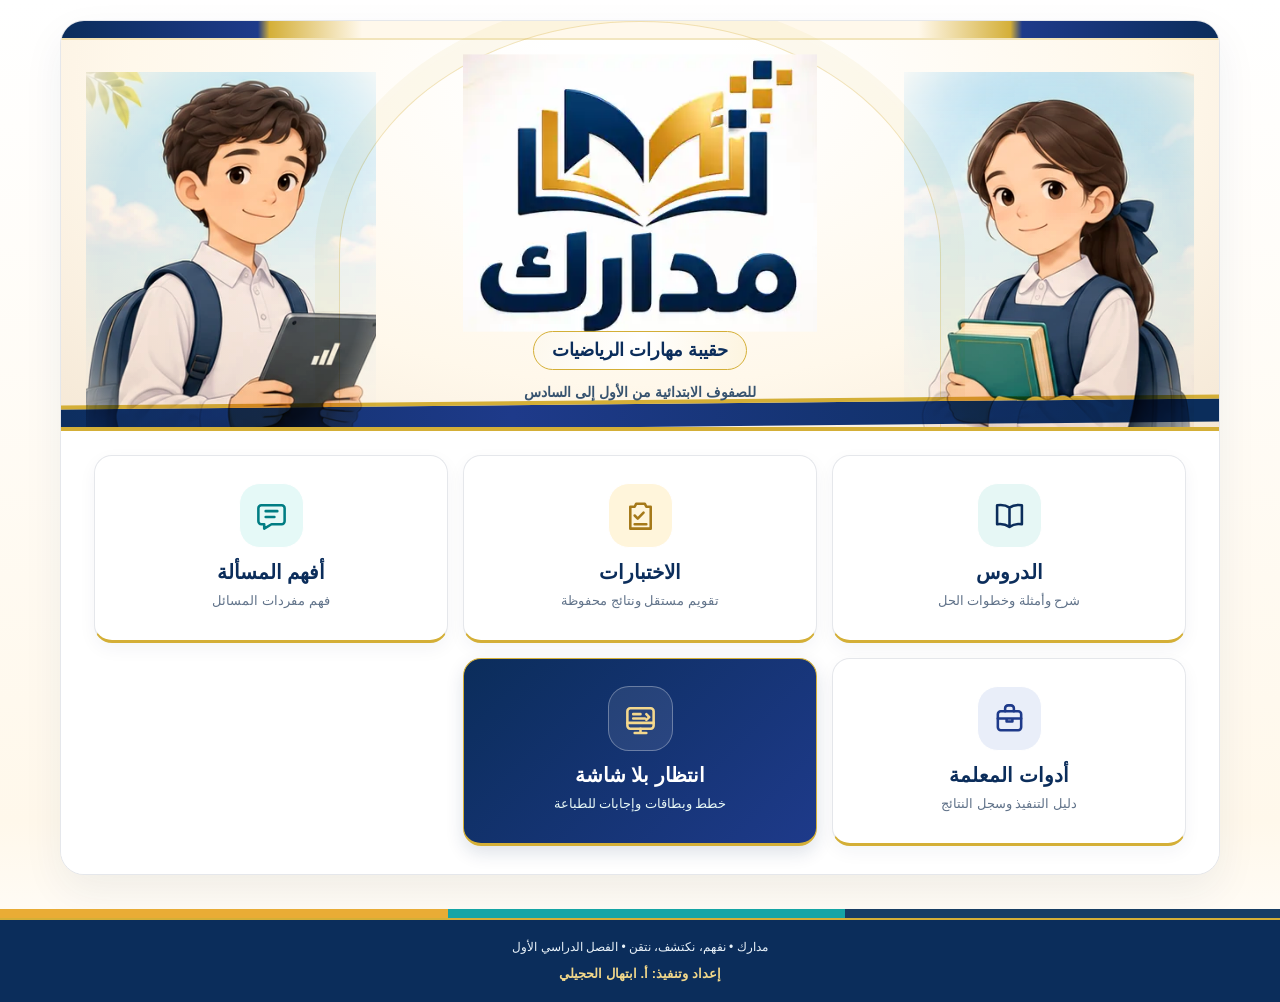
<file: madarek/index.html>
<!doctype html>
<html lang="ar" dir="rtl"><head><meta name="application-name" content="مدارك"><meta name="apple-mobile-web-app-title" content="مدارك"><meta name="apple-mobile-web-app-capable" content="yes"><meta name="mobile-web-app-capable" content="yes"><meta name="apple-mobile-web-app-status-bar-style" content="default"><link rel="manifest" href="./manifest.webmanifest"><link rel="icon" type="image/png" sizes="192x192" href="./icon-192.png"><link rel="icon" type="image/svg+xml" href="./icon.svg"><link rel="apple-touch-icon" href="./icon-192.png"><meta charset="utf-8"><meta name="viewport" content="width=device-width,initial-scale=1,viewport-fit=cover"><meta name="theme-color" content="#0B2D5B"><title>مدارك | بعقولنا نفكّر، وبفضولنا نكتشف</title>
<style>
:root{--navy:#123b56;--deep:#0b3049;--teal:#087e84;--gold:#bd8c2c;--ink:#243b49;--muted:#637d86;--line:#dde8eb;--paper:#fff;--bg:#f7fafb;--cream:#fff8e9;--mint:#eaf7f4;--good:#167650;--bad:#a43f40}
*{box-sizing:border-box}html{scroll-behavior:smooth}body{margin:0;background:var(--bg);font-family:'Noto Sans Arabic','Noto Kufi Arabic',Tahoma,Arial,sans-serif;color:var(--ink);line-height:1.85}button,input{font:inherit}button{cursor:pointer;touch-action:manipulation}button:focus-visible,input:focus-visible{outline:3px solid #65c7c0;outline-offset:2px}button:disabled{opacity:.65;cursor:default}h1,h2,h3{line-height:1.55;color:var(--deep)}h1{font-size:clamp(24px,4.3vw,36px)}h2{font-size:clamp(20px,3.2vw,25px)}h3{font-size:17px}p{margin:.2em 0 .8em}small,.muted{color:var(--muted)}.top{background:var(--deep);color:white}.topbar{max-width:1110px;margin:auto;padding:14px 18px;display:flex;align-items:center;justify-content:space-between;gap:12px}.logo{display:flex;align-items:center;gap:12px}.mark{width:47px;height:47px;border-radius:16px;display:grid;place-items:center;background:linear-gradient(130deg,#f1d791,#c59d3c);color:#163b54;font-size:30px;font-weight:900}.logo strong{display:block;font-size:24px;line-height:1.2}.logo span{font-size:11px;color:#c9e7e7}.container{max-width:1100px;margin:auto;padding:18px 18px 60px}.toplinks{display:flex;gap:8px}.toplinks button{background:#ffffff1b;border:1px solid #ffffff4a;border-radius:12px;color:white;min-height:42px;padding:7px 13px;font-size:13px;font-weight:800}.toplinks button.active{background:white;color:var(--navy)}.hero{border:1px solid var(--line);border-radius:24px;background:linear-gradient(116deg,#ffffff 42%,#e5f6f4 100%);padding:26px 28px;display:grid;grid-template-columns:1.4fr .6fr;align-items:center;gap:12px}.eyebrow{font-weight:900;color:var(--teal);font-size:12px}.hero h1{margin:2px 0 8px}.hero p{color:#53717c;font-size:14px;max-width:640px}.hero-art{max-width:260px;margin:auto;width:100%}.pillrow{display:flex;gap:7px;flex-wrap:wrap}.pill{border-radius:999px;padding:4px 11px;background:var(--mint);color:#16737a;font-size:12px;font-weight:800}.pill.gold{background:#fff1d3;color:#86611e}.panel{border:1px solid var(--line);border-radius:20px;background:#fff;padding:21px;margin-top:16px;box-shadow:0 5px 15px #123c5708}.panelhead{display:flex;align-items:center;justify-content:space-between;gap:12px;margin-bottom:14px}.panelhead h2{margin:0}.grades{display:grid;grid-template-columns:repeat(6,minmax(0,1fr));gap:9px}.grade{border-radius:15px;background:#fafdfe;border:1px solid #d6e5e8;min-height:83px;padding:9px 6px;color:var(--navy);font-size:15px;font-weight:900}.grade small{display:block;font-size:11px;margin-top:2px}.grade.selected{background:var(--navy);border-color:var(--navy);color:#fff}.grade.selected small{color:#d6ebec}.skillgrid{display:grid;grid-template-columns:repeat(3,minmax(0,1fr));gap:12px}.skill{border-radius:18px;border:1px solid #dfebeb;padding:17px;background:#fff;min-height:190px;display:flex;flex-direction:column;gap:8px}.skill h3{font-size:15px;margin:3px 0;flex:1}.skill p{font-size:12px;color:var(--muted)}.skill .action{align-self:stretch;margin-top:auto}.btn{border:none;border-radius:13px;padding:12px 17px;min-height:46px;background:var(--navy);color:#fff;font-size:14px;font-weight:900}.btn.outline{background:#fff;color:var(--navy);border:1px solid #bbd1d7}.btn.soft{background:#e9f6f4;color:#116e76}.btn.gold{background:var(--gold);color:#fff}.btn:disabled{opacity:.6}.back{border:0;background:none;color:var(--teal);font-size:14px;padding:9px 0;font-weight:900}.subtitle{color:#65808d;font-size:13px}.layout{display:grid;grid-template-columns:1fr 1fr;gap:15px}.mini{border-radius:17px;padding:19px;border:1px solid #d3e4e8;background:#f2faf9}.mini.cream{background:#fff9ed;border-color:#efdfb5}.mini h3{margin:0 0 9px}.mini p{font-size:15px}.liststeps{display:grid;grid-template-columns:repeat(3,minmax(0,1fr));gap:10px;margin-top:12px}.steptile{background:white;border-radius:14px;border:1px solid #dce9e9;padding:14px;text-align:center;font-weight:800;font-size:13px}.numcircle{display:inline-grid;place-items:center;width:30px;height:30px;background:#e6f3f0;border-radius:50%;color:var(--teal);font-size:16px;margin-left:5px}.tag{color:#0b7680;font-size:12px;font-weight:900}.quiz{max-width:800px;margin:12px auto;background:#fff;border:1px solid #d8e7e9;border-radius:22px;padding:25px}.progress{height:8px;border-radius:9px;background:#e7eff0;overflow:hidden;margin:17px 0 12px}.progress>div{height:100%;background:var(--teal);transition:width .3s}.qheader{display:flex;justify-content:space-between;gap:9px;align-items:center}.qtitle{font-size:20px;font-weight:900;color:var(--deep);margin:16px 0;line-height:1.9}.answers{display:grid;grid-template-columns:1fr;gap:10px;margin:18px 0}.answer{border:2px solid #d9e5e8;border-radius:14px;background:#fafdfe;color:var(--deep);padding:13px 15px;text-align:right;min-height:55px;font-weight:800;font-size:16px}.answer.correct{background:#e7f7ed;border-color:#56b18b}.answer.wrong{background:#fff2ee;border-color:#d18b80}.hintbox{border-right:4px solid var(--gold);background:#fff8e8;padding:12px 14px;border-radius:13px;margin:13px 0}.feedback{border-radius:13px;padding:13px 16px;margin:13px 0}.feedback.correct{background:#e7f7ed;border:1px solid #9bd5b4}.feedback.wrong{background:#fff2ef;border:1px solid #e5b3aa}.score{font-size:42px;color:var(--teal);font-weight:900;line-height:1.2}.featureart{width:100%;max-width:350px;margin:auto;display:block}.wordgrid{display:grid;grid-template-columns:repeat(3,minmax(0,1fr));gap:12px}.word{padding:15px;border:1px solid var(--line);border-radius:16px}.word h3{color:var(--teal);margin:0 0 5px}.example{padding:10px;border-radius:10px;background:#eff7f7;margin-top:9px;font-size:13px}.notice{border-right:4px solid var(--gold);border-radius:9px;background:var(--cream);padding:12px 14px;font-size:13px;color:#735b29}.recordlist{display:grid;gap:8px}.record{background:#f7fafb;border-radius:12px;border:1px solid var(--line);padding:10px 13px;font-size:13px}.footer{text-align:center;color:#66808b;font-size:12px;padding:27px}.hidden{display:none}#printarea{display:none}svg text{font-family:Tahoma,Arial,sans-serif}.note-small{font-size:12px;color:#66808b}.toolbar{display:flex;flex-wrap:wrap;gap:9px}.svgframe{padding:8px;border-radius:16px;background:#f4faf8;border:1px solid #d3e9e4}.qfoot{display:flex;gap:9px;align-items:center;justify-content:space-between;flex-wrap:wrap}.headingrow{display:flex;justify-content:space-between;gap:10px;align-items:center;flex-wrap:wrap}.sep{height:1px;background:var(--line);margin:15px 0}
@media(max-width:850px){.grades{grid-template-columns:repeat(3,1fr)}.skillgrid{grid-template-columns:repeat(2,1fr)}.wordgrid{grid-template-columns:repeat(2,1fr)}}
@media(max-width:575px){.topbar{align-items:flex-start;flex-direction:column;padding:10px 13px}.toplinks{width:100%}.toplinks button{flex:1;padding:8px 3px;font-size:12px}.container{padding:12px 12px 55px}.hero{grid-template-columns:1fr;padding:18px}.hero-art{max-width:225px;order:-1}.panel{padding:15px}.grade{min-height:70px}.skillgrid,.layout,.wordgrid{grid-template-columns:1fr}.skill{min-height:auto}.liststeps{grid-template-columns:1fr}.quiz{padding:16px}.qtitle{font-size:18px}.videoactions{display:flex;gap:8px}.videoactions .btn{flex:1}}
@media print{.top,.container,.footer{display:none!important}#printarea{display:block!important;margin:1cm;direction:rtl;color:black;font-family:Tahoma,Arial,sans-serif}#printarea h1{font-size:24px}#printarea h2{font-size:17px;margin-top:20px}#printarea .printq{padding:11px;border:1px solid #999;margin-top:12px;break-inside:avoid}#printarea .writebox{min-height:36px;border-bottom:1px dotted #aaa}}

.teaser{background:linear-gradient(120deg,#effaf5,#fff9eb);border:1px solid #d8e8d9;padding:18px;border-radius:18px;margin-bottom:14px}
.teaser strong{color:var(--navy);font-size:15px}.teaser p{font-size:18px;font-weight:800;color:var(--deep);margin:6px 0 0}






@media(max-width:575px){.teaser p{font-size:16px}}

/* زر رجوع واضح في أعلى الصفحة وأسفلها، مناسب لشاشة الجوال */
.return-nav{display:flex;justify-content:flex-start;margin:2px 0 16px;direction:rtl}
.return-nav--bottom{margin-top:22px;margin-bottom:3px;padding-top:18px;border-top:1px solid var(--line)}
.return-button{display:inline-flex;align-items:center;justify-content:center;gap:9px;min-height:48px;border:1px solid #bad5d8;border-radius:14px;background:#fff;color:var(--navy);font-weight:900;font-size:15px;padding:10px 18px;box-shadow:0 2px 8px #123c570d}
.return-button:active{background:#eaf7f4}
.return-button .return-symbol{display:inline-grid;place-items:center;width:25px;height:25px;border-radius:9px;background:#eaf7f4;color:#0a7880;font-size:22px;line-height:1}
@media(max-width:575px){.return-button{width:100%;min-height:52px}.return-nav{margin-bottom:12px}.return-nav--bottom{margin-top:18px}}

.math-visual{border:1px solid #b9dedb;background:#f0faf8;border-radius:18px;padding:16px;margin:14px 0;color:#173e53}
.math-visual>strong{display:block;margin-bottom:12px;font-size:1.08rem}
.math-visual-row{display:flex;flex-wrap:wrap;gap:12px;align-items:center;justify-content:space-between;padding:9px 0;border-top:1px solid #d2e9e7}
.math-visual-row span{font-weight:700;color:#087e84}
.math-visual-row b{font-weight:600;letter-spacing:.02em}
.math-visual-result{margin-top:10px;border-radius:12px;padding:12px;background:#fff0cb;font-size:1rem}
.math-visual-result strong{color:#174a65}
</style><style id="madarek-new-theme">
:root{--navy:#0e294d;--deep:#0a2345;--gold:#e8aa2b;--gold2:#ffc957;--turquoise:#11969c;--cream:#fff9ed;--ink:#19345c;--muted:#72839a;--line:#e3e9f0;--bg:#f5f8ff;--good:#19806b;--bad:#b64455}
*{box-sizing:border-box}html{scroll-behavior:smooth}body{margin:0;color:var(--ink);background:linear-gradient(145deg,#fbfdff,#edf3ff);font-family:Tahoma,'Noto Sans Arabic',Arial,sans-serif;line-height:1.85}button{font:inherit;cursor:pointer;touch-action:manipulation}button:focus-visible{outline:3px solid #f7c24f;outline-offset:3px}h1,h2,h3{color:var(--navy)}
.top{background:#fff;border-bottom:3px solid #e5ac37;box-shadow:0 6px 25px #11284616;position:sticky;top:0;z-index:20}.topbar{max-width:1280px;margin:auto;min-height:77px;padding:8px 24px;display:flex;align-items:center;justify-content:space-between;gap:15px}.logo{gap:9px;color:var(--navy);cursor:pointer}.mark{display:grid;place-items:center;width:56px;height:56px;background:#fff0ca;border:2px solid #edb546;border-radius:19px;color:var(--navy);font-size:28px;box-shadow:0 2px 0 #d19833}.logo strong{font-size:28px;font-weight:900;line-height:1.1}.logo span{font-size:11px;color:#68809b}.toplinks{gap:6px;align-items:center}.toplinks button{color:var(--navy);background:transparent;border:0;border-radius:18px;min-height:44px;padding:9px 13px;font-weight:900;white-space:nowrap;font-size:13px}.toplinks button:hover{background:#f5f8ff}.toplinks button.active{background:linear-gradient(135deg,#ffdc7d,#f6bc49);color:#122e50;box-shadow:0 4px 0 #b98530,0 5px 14px #e8aa2b55}.toplinks .miniicon{font-size:18px;margin-left:4px}
.container{max-width:1250px;padding:22px 22px 75px}.shell{max-width:1195px;margin:auto}.footer{background:var(--navy);color:#edf2ff;text-align:center;padding:22px 12px;font-size:13px;border-top:5px solid var(--gold)}
.hero{background:#fff;display:block;border-radius:30px;padding:0;border:3px solid white;overflow:hidden;box-shadow:0 16px 38px #15375b1b;margin-top:4px}.hero-visual{width:100%;aspect-ratio:905/400;object-fit:cover;display:block}.hero-actions{display:flex;align-items:center;justify-content:center;gap:11px;padding:15px 10px 21px;background:linear-gradient(110deg,#fff,#edf8fb)}.hero-actions .btn{min-width:170px}.hero-sub{font-size:13px;color:#647a97}
.bubble{color:#a86b11;background:#fff2d6;display:inline-flex;align-items:center;gap:7px;border:1px solid #f0d49f;border-radius:999px;font-size:12px;font-weight:900;padding:4px 13px}.sectionTitle{display:flex;align-items:center;justify-content:space-between;gap:12px;margin:20px 0 12px}.sectionTitle h2{margin:0;font-size:22px}.pageTitle{text-align:center;margin:9px 0 23px}.pageTitle h1{font-size:clamp(26px,4vw,38px);margin:2px 0}.pageTitle p{color:#73839c;margin:0}.goldLine{height:4px;width:100px;border-radius:20px;background:linear-gradient(90deg,#e6ab31,#ffe1a1);margin:9px auto}
.dash{display:grid;grid-template-columns:minmax(0,1fr) 310px;gap:19px;align-items:start;margin-top:21px}.maincol{min-width:0}.sidecol{min-width:0}.panel{border:1px solid #e2e9f4;box-shadow:0 8px 23px #1d38610d;border-radius:24px;background:#fff;padding:21px;margin-top:15px}.panel:first-child{margin-top:0}.panel h2{font-size:22px}.sidebox{background:#fff;border:1px solid #e2e9f2;border-radius:24px;padding:20px;box-shadow:0 10px 24px #193b6811;margin-bottom:16px}.sidebox h3{font-size:19px;margin:0 0 14px}.gradeTiles{display:grid;grid-template-columns:repeat(2,1fr);gap:11px}.gradeTile{border:2px solid #ffffff80;border-radius:16px;color:#fff;min-height:84px;box-shadow:inset 0 -3px 0 #0002,0 4px 10px #122a4430;display:flex;align-items:center;justify-content:center;flex-direction:column;font-weight:900;font-size:15px;transition:transform .15s ease}.gradeTile strong{font-size:19px}.gradeTile:hover{transform:translateY(-3px)}.gradeTile:active{transform:scale(.97)}.gradeTile.selected{outline:3px solid #142b4f;outline-offset:2px}.gradeTile small{font-size:11px;color:#fff;margin:0}
.featureGrid{display:grid;grid-template-columns:repeat(4,minmax(0,1fr));gap:13px}.featureTile{border:1px solid #e6eaf3;background:linear-gradient(#fff,#f8fbff);border-radius:22px;min-height:132px;padding:15px 7px;box-shadow:0 4px 0 #e5ebf5;display:flex;flex-direction:column;align-items:center;justify-content:center;gap:7px;font-size:15px;font-weight:900;color:var(--navy);transition:transform .15s}.featureTile:hover{transform:translateY(-3px)}.featureTile .fi{font-size:34px;background:#f6f7ff;border-radius:18px;min-width:70px;padding:7px}.featureTile small{font-size:11px;font-weight:600;color:#8090a5}
.notice{background:#fffbf0;border:1px solid #eedca9;border-radius:16px;padding:12px 17px;color:#775b24;margin:14px 0;font-size:14px}.infochip{font-size:12px;color:#9a661c;background:#fff3d8;border-radius:25px;padding:3px 10px;font-weight:900}.skillgrid{display:grid;grid-template-columns:repeat(2,minmax(0,1fr));gap:14px}.skill{border:1px solid #e2e7f0;background:linear-gradient(145deg,#fff,#fbfcff);border-radius:22px;padding:19px;min-height:230px;box-shadow:0 4px 0 #eaf0f6;position:relative;overflow:hidden;gap:7px}.skill:before{content:'✦';position:absolute;top:7px;left:17px;font-size:32px;color:#f1c967;opacity:.32}.skill h3{font-size:17px;margin:1px 0;line-height:1.8}.skill p{font-size:13px}.skill .action{width:100%}.skill .eyebrow{background:#edf7fb;border-radius:15px;padding:2px 10px;width:max-content}.skill .pillrow{margin:5px 0}
.btn{font-size:14px;min-height:49px;padding:10px 22px;border-radius:17px;box-shadow:0 3px 0 #081d35;background:linear-gradient(145deg,#193d6a,#10294c);color:#fff;font-weight:900;border:0;transition:transform .15s,filter .15s}.btn:hover{filter:brightness(1.12)}.btn:active{transform:translateY(2px);box-shadow:none}.btn.gold{background:linear-gradient(120deg,#ffdb78,#f4b735);color:#213455;box-shadow:0 3px 0 #bc8b32}.btn.outline{color:var(--navy);background:#fff;border:1px solid #c7d4e4;box-shadow:0 2px 0 #e2e8f2}.btn.soft{color:#14717c;background:#e7f9f9;box-shadow:0 2px 0 #bedfdf}
.pill{color:#157e8b;background:#e8f7f9;border-radius:22px;font-size:12px;font-weight:800}.pill.gold{background:#fff1d2;color:#91621a}.eyebrow{color:#008c9b;font-size:12px;font-weight:900}
.lessonhead{display:grid;grid-template-columns:1fr auto;gap:18px;align-items:center;border:1px solid #dbe5f0;background:linear-gradient(130deg,#fff,#edf9fc);border-radius:27px;padding:24px 27px;margin-top:10px;box-shadow:0 8px 25px #122e5111}.lessonhead h1{font-size:clamp(23px,3.1vw,34px);margin:8px 0}.lessonhead p{color:#7084a0;max-width:730px}.lessonbadge{font-size:62px;width:112px;height:112px;display:grid;place-items:center;border-radius:28px;background:#fff7e6;border:2px solid #efd298;box-shadow:0 7px 0 #f7e8ca}.lesson-card{padding:27px}.lesson-card h2{margin:0 0 13px}.lessonGoal{background:linear-gradient(135deg,#e6f9fb,#f7fbff);border:1px solid #c6eaf2;border-radius:19px;padding:16px;margin-bottom:16px}.lessonGoal strong{color:#0e436a}
.layout{display:grid;grid-template-columns:1fr 1fr;gap:15px}.mini{border-radius:20px;padding:21px;background:#f1fbfd;border-color:#cfeced}.mini.cream{background:#fffbef;border-color:#f2deb0}.mini h3{font-size:17px}.mini p{font-size:15px}.math-visual{border-radius:21px;background:#f7faff;border:1px solid #dce6f2;padding:20px}.math-visual-result{color:#174969}.liststeps{display:grid;grid-template-columns:repeat(3,minmax(0,1fr));gap:11px}.steptile{background:#fff;border:1px solid #e6eaf2;border-radius:17px;padding:15px;box-shadow:0 3px 0 #edf1f7}.numcircle{background:#fae9bd;color:#805317}.teaser{background:linear-gradient(120deg,#fff4d4,#fffcf3);border:1px solid #ebd496;border-radius:22px;padding:20px}.teaser strong{color:#86541a;display:block;margin-bottom:12px}.teaser p{font-size:clamp(17px,2.5vw,22px);line-height:2;overflow-wrap:anywhere;margin:0;white-space:normal}
.quiz{max-width:850px;background:white;border:1px solid #e2e7f3;box-shadow:0 15px 33px #1c375c18;border-radius:28px;padding:30px;margin:13px auto}.quiz .qheader{background:#f9fbff;border:1px solid #e8edf6;border-radius:17px;padding:10px 15px}.quiz .progress{height:12px;background:#e8f0f7}.quiz .progress>div{background:linear-gradient(90deg,#f4b83f,#1496a2)}.quiz .qtitle{color:#15375d;font-size:clamp(19px,3vw,25px);margin:24px 0}.quiz .answers{display:grid;grid-template-columns:repeat(2,minmax(0,1fr));gap:14px}.quiz .answer{min-height:80px;text-align:center;background:#fff;border:2px solid #dce6f2;border-radius:17px;color:#1b365b;font-size:18px;box-shadow:0 4px 0 #ecf0f6}.quiz .answer:hover:not(:disabled){border-color:#e9bc5b;background:#fff9ec}.quiz .answer.correct{background:#e2f8ec;border-color:#49b58a}.quiz .answer.wrong{background:#fff0f1;border-color:#d9818d}.hintbox{background:#fff9e8;border:1px solid #f0dba9;border-right:5px solid #f4b341;border-radius:13px}.feedback{border-radius:18px;padding:17px;margin:17px 0}.feedback.correct{background:#e6f9f0;border:1px solid #8ccfb4}.feedback.wrong{background:#fff2f2;border:1px solid #e8a5ae}.qfoot{display:flex;gap:10px;align-items:center;justify-content:space-between}
.score{color:var(--navy);font-weight:900;font-size:55px;margin:15px 0;border-radius:25px;padding:8px;background:#fff2cd;display:inline-block;min-width:180px;box-shadow:0 5px 0 #e9cd8a}.resultStar{font-size:85px;line-height:1.5;filter:drop-shadow(0 6px 4px #c7911f4a)}.resultWrap{text-align:center;max-width:750px;margin:12px auto;padding:35px}.resultWrap h1{font-size:32px}.wordgrid{display:grid;grid-template-columns:repeat(3,minmax(0,1fr));gap:13px}.word{border:1px solid #dce8f3;border-radius:20px;padding:17px;background:#fff;box-shadow:0 4px 0 #e9f0f6}.word h3{font-size:18px;margin:0 0 4px}.word p{font-size:14px}.word .example{font-size:13px;background:#fff9eb;border-radius:10px;padding:10px}.grade{border-radius:14px;border:1px solid #d5dfec;background:#fff;font-size:14px;min-height:67px}.grade.selected{background:var(--navy);color:#fff}.grades{display:grid;grid-template-columns:repeat(6,minmax(0,1fr));gap:9px}
.return-nav{margin:15px 0;display:flex;justify-content:flex-start}.return-button{background:#fff;border:1px solid #cad6e7;border-radius:16px;color:var(--navy);box-shadow:0 2px 0 #e3eaf3;min-height:45px;padding:8px 20px;font-size:14px;font-weight:900}.return-button:hover{background:#fff7e7}.return-symbol{font-size:18px;margin-left:8px;color:#b58124}
.recordlist .record{border:1px solid #dce6f0;border-radius:17px;padding:13px 15px;margin-bottom:9px;background:#fbfcff}.topmobile{display:none}.spaced{margin-top:20px}.tagline{color:#6e8097;font-size:13px}.iconbadge{display:grid;place-items:center;background:#fff3d8;border-radius:19px;width:56px;height:56px;font-size:26px}.footwaves{height:9px;background:linear-gradient(90deg,#e9ac35 0 35%,#15a5a5 35% 66%,#173d65 66%)}
@media(max-width:1020px){.dash{grid-template-columns:1fr}.sidecol{order:-1}.gradeTiles{grid-template-columns:repeat(6,1fr)}.gradeTile{min-height:76px}.featureGrid{grid-template-columns:repeat(4,minmax(0,1fr))}.topbar{padding:8px 12px}.toplinks button{padding:7px 9px;font-size:12px}}
@media(max-width:700px){.container{padding:12px 11px 45px}.topbar{flex-wrap:wrap;min-height:unset;gap:4px;padding:6px 10px}.logo strong{font-size:22px}.mark{width:38px;height:38px;font-size:21px;border-radius:12px}.logo span{font-size:9px}.toplinks{width:100%;overflow:auto;justify-content:flex-start;padding-bottom:4px}.toplinks button{font-size:12px;min-height:36px;padding:4px 11px}.toplinks .miniicon{display:none}.hero{border-radius:18px}.hero-visual{aspect-ratio:905/400}.hero-actions{display:flex;justify-content:center;flex-wrap:wrap;padding:12px}.hero-actions .btn{width:100%;min-height:46px}.hero-sub{font-size:12px;text-align:center}.sidebox{padding:14px;border-radius:19px}.gradeTiles{grid-template-columns:repeat(3,1fr)}.gradeTile{min-height:75px;font-size:12px}.gradeTile strong{font-size:15px}.sectionTitle h2{font-size:19px}.featureGrid{grid-template-columns:repeat(2,1fr);gap:10px}.featureTile{min-height:120px;border-radius:17px;font-size:13px}.featureTile .fi{font-size:28px;min-width:58px}.skillgrid,.layout,.wordgrid{grid-template-columns:1fr}.liststeps{grid-template-columns:1fr}.skill{min-height:190px}.panel{padding:16px;border-radius:18px}.lessonhead{grid-template-columns:1fr;gap:7px;padding:17px;border-radius:20px}.lessonbadge{display:none}.quiz{padding:17px;border-radius:20px}.quiz .answers{grid-template-columns:1fr}.quiz .answer{min-height:64px}.grades{grid-template-columns:repeat(3,1fr)}.resultWrap{padding:20px}.resultWrap h1{font-size:24px}}
@media print{header,.top,.footer,.return-nav,.btn,.hero-actions,.toplinks{display:none!important}body{background:white!important}.panel{box-shadow:none}#root{display:none!important}#printarea{display:block!important}}
</style><style id="madarek-activity-styles">.md-pad-box{background:#fbfefd;border:1px solid #d5e5e7;border-radius:18px;padding:15px;margin:12px 0}.md-pad-box p{font-weight:800}.md-display{display:grid;place-items:center;min-height:65px;border:2px dashed #a7cbd0;border-radius:14px;font-size:25px;font-weight:900;background:white;color:#0b3049}.md-keygrid{display:grid;grid-template-columns:repeat(3,minmax(0,1fr));gap:8px;max-width:360px;margin:14px auto}.md-key{min-height:52px;border:1px solid #c6d7dd;border-radius:12px;background:#fff8e9;color:#0b3049;font-weight:900;font-size:22px}.md-pad-box>.btn{width:100%}.md-pad-box .toolbar{display:flex;flex-wrap:wrap;gap:8px}.md-pad-box .toolbar .btn{flex:1}.md-selected{background:#f2dfb0!important}.md-details{margin-top:12px;border:1px solid #dbe6ed;border-radius:13px;padding:12px 14px;background:#f7fafb;font-size:14px}.md-details summary{cursor:pointer;font-weight:900;color:#0b3049}.md-details p{margin:9px 0 2px}@media(max-width:575px){.md-key{min-height:50px}}</style><link rel="stylesheet" href="./screenfree.css?v=2"><link rel="stylesheet" href="./brand.css?v=2"><link rel="stylesheet" href="./approved.css?v=1"><link rel="stylesheet" href="https://fonts.cdnfonts.com/css/dubai"><link rel="stylesheet" href="./sections.css?v=9"><link rel="stylesheet" href="./values.css?v=2"><link rel="stylesheet" href="./classroom.css?v=3"><link rel="stylesheet" href="./math-rtl.css?v=1"><link rel="stylesheet" href="./visual-refresh.css?v=5"><style>
.mdp-pillar-tabs{display:grid;grid-template-columns:repeat(4,minmax(0,1fr));gap:12px;margin-top:16px}
.mdp-pillar-tab{border:1px solid #d6dce4;background:#fff;border-radius:16px;padding:18px 12px;cursor:pointer;color:#17334c;text-align:center;font-family:inherit;display:flex;flex-direction:column;gap:8px;align-items:center}
.mdp-pillar-tab strong{font-size:1.25rem}.mdp-pillar-tab small{font-size:.85rem;color:#52677a}
.mdp-pillar-tab.chosen{background:#133654;color:#fff;border-color:#bda16a;box-shadow:0 5px 15px #17334c22}.mdp-pillar-tab.chosen small{color:#f0e3c9}
.mdp-waiting-stages{display:grid;grid-template-columns:repeat(5,minmax(0,1fr));gap:10px;margin-top:14px}
.mdp-waiting-stage{background:#f5f7f9;border:1px solid #e4e8eb;border-radius:12px;padding:12px;display:flex;flex-direction:column;gap:9px;text-align:center;justify-content:space-between}
.mdp-waiting-stage span{font-weight:700;color:#98723b}
@media(max-width:700px){.mdp-pillar-tabs{grid-template-columns:repeat(2,minmax(0,1fr))}.mdp-waiting-stages{grid-template-columns:repeat(2,minmax(0,1fr))}.mdp-waiting-stage:last-child{grid-column:span 2}}
</style></head><body>
<header class="top"><div class="topbar"><div class="logo" onclick="goHome()" role="button" tabindex="0" onkeydown="if(event.key==='Enter')goHome()"><div class="mark"><img src="./icon-v6.svg" width="41" height="41" alt="شعار مدارك الجديد"></div><div><strong>مدارك</strong><span>بعقولنا نفكّر، وبفضولنا نكتشف</span></div></div><div class="toplinks"><button id="bhome" onclick="goHome()">الرئيسية</button><button id="bskills" onclick="goGradeSkills()">الدروس</button><button id="btests" onclick="goTests()">الاختبارات</button><button id="bwords" onclick="goWords()">أفهم المسألة</button><button id="bguide" onclick="goTeacherTools()">أدوات المعلمة</button><button id="bscreenfree" onclick="sfHome()">انتظار بلا شاشة</button></div></div></header>
<main class="container" id="root"></main><div id="printarea"></div><div class="footwaves"></div><footer class="footer">مدارك • نفهم، نكتشف، نتقن • الفصل الدراسي الأول <span class="sf-global-credit">إعداد وتنفيذ: أ. ابتهال الحجيلي</span></footer>
<script>
const SKILLS=[{"g":1,"t":1,"title":"تحديد أنماط الأشياء وتوسيعها وإنشاؤها","idea":"النمط ترتيب يتكرر وفق قاعدة يمكن اكتشافها.","example":"أحمر، أزرق، أحمر، أزرق؛ اللون التالي أحمر.","q":"ما اللون التالي؟ أحمر، أصفر، أحمر، أصفر، …","opts":["أصفر","أحمر","أزرق"],"right":1,"hint":"ابحث عن الوحدة التي تتكرر.","why":"تتكرر الألوان بالترتيب أحمر ثم أصفر.","word":"","extra":[],"questions":[{"q":"ما اللون التالي؟ أحمر، أصفر، أحمر، أصفر، …","opts":["أصفر","أحمر","أزرق"],"right":1,"hint":"اقرأ اللونين في بداية النمط وابحث عن تكرارهما. بعد الأصفر، أي لون بدأ به النمط؟","why":"تتكرر الألوان بالترتيب أحمر ثم أصفر.","type":"أقرأ وأفهم"},{"q":"أكمل النمط: ▲ ● ● ▲ ● ● ▲ …","opts":["▲","●","■"],"right":1,"hint":"الوحدة المتكررة مثلث، دائرتان. ماذا يلي المثلث؟","why":"تتكرر الوحدة ▲ ● ●؛ لذا يأتي ●.","type":"أطبق"},{"q":"أي عبارة تصف النمط: أحمر، أزرق، أحمر، أزرق؟","opts":["يتغير اللون كل مرة دون قاعدة","يتكرر لونان بالتناوب","يتكرر اللون الأحمر مرتين"],"right":1,"hint":"افحص ترتيب لونين متجاورين، ثم قارنهما باللونين التاليين.","why":"يتكرر الأحمر ثم الأزرق؛ هذه قاعدة النمط.","type":"أفسر"},{"q":"قالت سارة: «▲ ● ● ▲ ● ▲» نمط وحدته «▲ ● ●». أين الخطأ؟","opts":["الشكل الأخير ينبغي أن يكون ●","الشكل الأول ينبغي أن يكون ●","النمط صحيح"],"right":0,"hint":"قارن الأشكال الثلاثة الأولى بالأشكال الثلاثة التالية.","why":"الوحدة المتكررة ▲ ● ●؛ لذلك الشكل الأخير ينبغي أن يكون ●.","type":"أكتشف الخطأ"},{"q":"بدأت ريم النمط: ■ ■ ★ ■ ■ ★. ماذا تضع بعد النجمة؟","opts":["★","■","●"],"right":1,"hint":"أعد قراءة وحدة النمط كاملة: مربع، مربع، نجمة.","why":"بعد النجمة تبدأ الوحدة من جديد بمربع.","type":"أحل موقفًا"},{"q":"أي نمط له الوحدة المتكررة: دائرة، مثلث، مثلث؟","opts":["● ▲ ▲ ● ▲ ▲","● ▲ ● ▲ ● ▲","▲ ● ● ▲ ● ●"],"right":0,"hint":"احفظ أول ثلاثة أشكال، ثم ابحث عن تكرار مطابق.","why":"الاختيار الأول يكرر الوحدة ● ▲ ▲ دون تغيير.","type":"أتحدى تفكيري"}],"intro":"النمط ترتيب يتكرر وفق قاعدة يمكن اكتشافها.","model":"أحمر، أزرق، أحمر، أزرق؛ اللون التالي أحمر.","steps":["ألاحظ ترتيب الأشكال أو الألوان","أحدد الجزء الذي يتكرر","أُكمل النمط وفق القاعدة"],"index":0},{"g":1,"t":1,"title":"عد الأعداد ضمن ٢٠ وقراءتها وكتابتها وتمثيلها","idea":"لكل عنصر عدد واحد عند العد، والعدد الأخير يدل على الكمية.","example":"● ● ● ● ● ● ● ← ست نقاط؛ نكتب ٦.","q":"ما العدد الذي يأتي بعد ١٤؟","opts":["١٣","١٥","١٦"],"right":1,"hint":"عد بعد ١٤ خطوة واحدة.","why":"بعد ١٤ يأتي ١٥.","word":"","extra":[{"q":"كم عدد النقاط؟ ● ● ● ● ● ● ● ●","opts":["٨","٧","٩"],"right":0,"hint":"ضع إصبعك على كل نقطة وعد مرة واحدة.","why":"عدد النقاط ثمان."},{"q":"أي عدد يمثّل عشر وحدات ووحدتين؟","opts":["١٢","٢١","١٠"],"right":0,"hint":"عشر وحدات مع وحدتين إضافيتين.","why":"١٠ + ٢ = ١٢."},{"q":"قال سامر إن العدد التالي بعد ١٩ هو ١١. هل قوله صحيح؟","opts":["لا، التالي ٢٠","نعم، التالي ١١","لا، التالي ١٨"],"right":0,"hint":"بعد ١٩ نكمل العد واحدًا.","why":"بعد ١٩ يأتي ٢٠."}],"questions":[{"q":"ما العدد الذي يأتي بعد ١٤؟","opts":["١٣","١٥","١٦"],"right":1,"hint":"ابدأ من ١٤، ثم تقدم خطوة واحدة في العد.","why":"بعد ١٤ يأتي ١٥.","type":"أقرأ وأفهم"},{"q":"ما العدد الذي يعبّر عن سبع عشرة قطعة؟","opts":["٧","١٧","٧١"],"right":1,"hint":"كلمة «سبع عشرة» تعني عشرة وسبعة آحاد.","why":"نكتب سبع عشرة بالرمز ١٧.","type":"أطبق"},{"q":"على الطاولة ١٣ مكعبًا، أضفنا مكعبًا واحدًا. كم أصبح؟","opts":["١٢","١٤","١٥"],"right":1,"hint":"عد عددًا واحدًا بعد ١٣.","why":"العدد التالي هو ١٤.","type":"أفسر"},{"q":"عددت نورة: ٨، ٩، ١١، ١٢. ما العدد الذي نسيته؟","opts":["١٠","٧","١٣"],"right":0,"hint":"رتب الأعداد واحدًا واحدًا من ٨.","why":"العدد بين ٩ و١١ هو ١٠.","type":"أكتشف الخطأ"},{"q":"أي تمثيل يساوي ١٦؟","opts":["عشرة واحدة و٦ آحاد","عشرتان و٦ آحاد","عشرة واحدة و٤ آحاد"],"right":0,"hint":"عدد من ١٠ إلى ١٩ يتكون من عشرة واحدة وبعض الآحاد.","why":"١٠ + ٦ = ١٦.","type":"أحل موقفًا"},{"q":"قال أحمد: «العدد ١٩ أصغر من ١٨؛ لأن ٩ أصغر من ٨». ما الحكم الصحيح؟","opts":["كلامه صحيح","١٩ أكبر من ١٨","العددان متساويان"],"right":1,"hint":"قارِن العددين بترتيبهما على خط الأعداد.","why":"يأتي ١٩ بعد ١٨، لذلك ١٩ أكبر منه.","type":"أتحدى تفكيري"}],"intro":"لكل عنصر عدد واحد عند العد، والعدد الأخير يدل على الكمية.","model":"● ● ● ● ● ● ● ← ست نقاط؛ نكتب ٦.","steps":["أعدّ كل عنصر مرة واحدة","أحدد العدد الأخير","أكتب العدد وأمثله"],"index":1},{"g":1,"t":1,"title":"مقارنة الأعداد ضمن ٢٠ وترتيبها باستعمال خط الأعداد","idea":"العدد الواقع إلى اليمين على خط الأعداد أكبر.","example":"١٢ أكبر من ٩؛ لأن ١٢ يأتي بعد ٩ في العد.","q":"أي الأعداد أكبر؟","opts":["١٧","١٣","١٥"],"right":0,"hint":"انظر إلى العدد الذي يأتي أخيرًا في العد.","why":"العدد ١٧ أكبر من ١٣ و١٥.","word":"","extra":[],"questions":[{"q":"أي الأعداد أكبر؟","opts":["١٧","١٣","١٥"],"right":0,"hint":"انظر إلى العدد الذي يأتي أخيرًا في العد.","why":"العدد ١٧ أكبر من ١٣ و١٥.","type":"أقرأ وأفهم"},{"q":"أكمل الترتيب من الأصغر إلى الأكبر: ٧، ١٠، …، ١٦","opts":["١٣","٥","١٩"],"right":0,"hint":"العدد المفقود أكبر من ١٠ وأصغر من ١٦.","why":"١٣ يقع بين ١٠ و١٦.","type":"أطبق"},{"q":"على خط الأعداد، أي العددين يقع إلى اليمين؟","opts":["٩ إلى يمين ١٤","١٤ إلى يمين ٩","يقعان في الموضع نفسه"],"right":1,"hint":"الأعداد تزداد كلما اتجهنا يمينًا.","why":"١٤ أكبر من ٩، فيقع إلى يمينه.","type":"أفسر"},{"q":"قالت ريم: «١٢ أكبر من ١٥ لأن ٢ أكبر من ٥». هل تفسيرها صحيح؟","opts":["صحيح","غير صحيح؛ ١٥ أكبر","العددان متساويان"],"right":1,"hint":"بعد تساوي العشرات، قارني الآحاد ٢ و٥.","why":"١٥ أكبر من ١٢ لأن ٥ آحاد أكثر من ٢.","type":"أكتشف الخطأ"},{"q":"أي ترتيب صحيح من الأكبر إلى الأصغر؟","opts":["١١، ١٤، ١٨","١٨، ١٤، ١١","١٤، ١٨، ١١"],"right":1,"hint":"نبدأ بالعدد الأكبر، ثم الذي يليه.","why":"الترتيب التنازلي: ١٨ ثم ١٤ ثم ١١.","type":"أحل موقفًا"},{"q":"تجلس سلمى في الموضع ١٦، وهدى في الموضع ١٩ على خط الأعداد. من تتقدم إلى اليمين؟","opts":["سلمى","هدى","الموضعان متساويان"],"right":1,"hint":"قارن ١٩ و١٦.","why":"هدى في الموضع ١٩ وهو إلى يمين ١٦.","type":"أتحدى تفكيري"}],"intro":"العدد الواقع إلى اليمين على خط الأعداد أكبر.","model":"١٢ أكبر من ٩؛ لأن ١٢ يأتي بعد ٩ في العد.","steps":["أقرأ العددين","أستعين بخط الأعداد عند الحاجة","أقارن وأرتب"],"index":2},{"g":1,"t":1,"title":"كتابة جمل الجمع وحقائق الجمع ضمن ١٢","idea":"الجمع يضم مجموعتين للحصول على المجموع الكلي.","example":"٤ مكعبات مع ٣ مكعبات تعطي ٧ مكعبات.","q":"ما ناتج ٥ + ٤؟","opts":["٩","٨","١٠"],"right":0,"hint":"ابدأ من ٥ ثم عد أربع خطوات إلى الأمام.","why":"٥ + ٤ = ٩.","word":"","extra":[],"questions":[{"q":"ما ناتج ٥ + ٤؟","opts":["٩","٨","١٠"],"right":0,"hint":"ابدأ من ٥ ثم عد أربع خطوات إلى الأمام.","why":"٥ + ٤ = ٩.","type":"أقرأ وأفهم"},{"q":"لدى فاطمة ٣ زهرات، ولدى أختها ٤ زهرات. كم زهرة معهما؟","opts":["٧","٦","٨"],"right":0,"hint":"ابدئي من ٤ ثم عدي ثلاث خطوات إضافية.","why":"٣ + ٤ = ٧.","type":"أطبق"},{"q":"أي جملة جمع تمثل ٢ تفاحتين و٥ تفاحات؟","opts":["٢ + ٥ = ٧","٥ − ٢ = ٣","٢ + ٥ = ٦"],"right":0,"hint":"نضم المجموعتين ولا نزيل شيئًا.","why":"نضم ٢ إلى ٥ فيصبح المجموع ٧.","type":"أفسر"},{"q":"قالت طالبة: «٦ + ٢ = ٨ لكن ٢ + ٦ = ٧». ما التصحيح؟","opts":["٢ + ٦ = ٨","٢ + ٦ = ٩","٦ + ٢ = ٧"],"right":0,"hint":"في الجمع يمكن تبديل ترتيب العددين دون تغيير المجموع.","why":"٦ + ٢ = ٢ + ٦ = ٨.","type":"أكتشف الخطأ"},{"q":"قالت طالبة: «٤ + ٤ = ٩». ما التصحيح؟","opts":["٤ + ٤ = ٦","٤ + ٤ = ٨","٤ + ٤ = ١٠"],"right":1,"hint":"مثّلي ٤ مكعبات مع ٤ مكعبات ثم عديها.","why":"٤ + ٤ = ٨، لأن ضعف ٤ هو ٨.","type":"أحل موقفًا"},{"q":"مع ليلى ٧ أقلام، وتريد أن يصبح معها ١٠. كم قلمًا تحتاج؟","opts":["٢","٣","٤"],"right":1,"hint":"اعدي من ٧ حتى ١٠.","why":"٧ + ٣ = ١٠.","type":"أتحدى تفكيري"}],"intro":"الجمع يضم مجموعتين للحصول على المجموع الكلي.","model":"٤ مكعبات مع ٣ مكعبات تعطي ٧ مكعبات.","steps":["أحدد المجموعتين","أضمهما بالرسم أو المكعبات","أكتب جملة الجمع"],"index":3},{"g":1,"t":1,"title":"حل مسائل الجمع باتباع الخطوات الأربع","idea":"أفهم المطلوب، أخطط، أحل، ثم أتحقق.","example":"مع سلمى ٣ كرات، وأضيفت كرتان؛ صار المجموع ٥.","q":"مع هند ٤ ملصقات، وأهدتها أختها ٣ ملصقات. كم ملصقًا معها؟","opts":["٧","٦","١"],"right":0,"hint":"زاد العدد، فمثل ٤ ثم أضف ٣.","why":"٤ + ٣ = ٧.","word":"","extra":[],"questions":[{"q":"مع هند ٤ ملصقات، وأهدتها أختها ٣ ملصقات. كم ملصقًا معها؟","opts":["٧","٦","١"],"right":0,"hint":"زاد العدد، فمثل ٤ ثم أضف ٣.","why":"٤ + ٣ = ٧.","type":"أقرأ وأفهم"},{"q":"لدى منى ٦ ملصقات، وحصلت على ٢. ما السؤال المناسب للمسألة؟","opts":["كم ملصقًا أصبح لديها؟","كم ملصقًا فقدت؟","كم عمر منى؟"],"right":0,"hint":"المطلوب مرتبط بما أصبح معها بعد الإضافة.","why":"السؤال المناسب: كم أصبح لديها؟","type":"أطبق"},{"q":"أي طريقة تمثّل المسألة: ٣ كرات ثم ٤ كرات أخرى؟","opts":["٣ + ٤","٤ − ٣","٣ − ٤"],"right":0,"hint":"عند ضم مجموعتين نستخدم الجمع.","why":"نمثل المسألة بـ ٣ + ٤.","type":"أفسر"},{"q":"مع مها ٨ ألوان، وأضافت لونين. أي ناتج معقول؟","opts":["٦","١٠","٤"],"right":1,"hint":"الناتج بعد الإضافة يجب أن يكون أكبر من ٨.","why":"٨ + ٢ = ١٠.","type":"أكتشف الخطأ"},{"q":"قال طالب إن ٥ ألعاب مع لعبتين تساوي ٨ ألعاب. كيف تتحقق؟","opts":["أعد الألعاب واحدة واحدة","أخمّن فقط","أكرر الناتج دون عد"],"right":0,"hint":"استخدم العد أو المكعبات للتحقق من الناتج.","why":"٥ + ٢ = ٧؛ فالنتيجة ٨ غير صحيحة.","type":"أحل موقفًا"},{"q":"في الحديقة ٤ عصافير، جاء ٥ أخرى. ما الخطوة الأخيرة بعد الحل؟","opts":["أتحقق من الناتج","أختار أعدادًا أخرى","أتجاهل السؤال"],"right":0,"hint":"الخطوات: أفهم، أخطط، أحل، أتحقق.","why":"أتحقق بالعد: ٤ + ٥ = ٩ عصافير.","type":"أتحدى تفكيري"}],"intro":"أفهم المطلوب، أخطط، أحل، ثم أتحقق.","model":"مع سلمى ٣ كرات، وأضيفت كرتان؛ صار المجموع ٥.","steps":["أحدد ما أُعطي وما أُضيف","أمثل المجموعتين","أجمع وأتحقق"],"index":4},{"g":2,"t":1,"title":"تحديد القيمة المنزلية للأعداد حتى ١٠٠","idea":"رقم العشرات يمثل مجموعات من عشرة، ورقم الآحاد يمثل وحدات.","example":"العدد ٧٤ فيه ٧ عشرات و٤ آحاد.","q":"ما قيمة الرقم ٦ في العدد ٦٢؟","opts":["٦","٦٠","٢٠"],"right":1,"hint":"يقع ٦ في منزلة العشرات.","why":"ست عشرات تساوي ٦٠.","word":"","extra":[{"q":"كم عشرة في العدد ٨٤؟","opts":["٨ عشرات","٤ عشرات","٨٤ عشرة"],"right":0,"hint":"انظر إلى منزلة العشرات.","why":"الرقم ٨ في العشرات."},{"q":"أي عدد يتكوّن من ٥ عشرات و٣ آحاد؟","opts":["٥٣","٣٥","٥٠٣"],"right":0,"hint":"خمس عشرات هي ٥٠، وثلاثة آحاد هي ٣.","why":"٥٠ + ٣ = ٥٣."},{"q":"هل قيمة الرقم ٢ في العدد ٢٧ هي ٢؟","opts":["لا، قيمته ٢٠","نعم، قيمته ٢","قيمته ٧"],"right":0,"hint":"الرقم ٢ يقع في منزلة العشرات.","why":"قيمة الرقم ٢ هي ٢٠."}],"questions":[{"q":"ما قيمة الرقم ٦ في العدد ٦٢؟","opts":["٦","٦٠","٢٠"],"right":1,"hint":"يقع ٦ في منزلة العشرات.","why":"ست عشرات تساوي ٦٠.","type":"أقرأ وأفهم"},{"q":"في العدد ٨٣، كم عشرة؟","opts":["٨","٣","٨٣"],"right":0,"hint":"الرقم الأيسر يمثل عشرات.","why":"في العدد ٨٣ ثماني عشرات وثلاثة آحاد.","type":"أطبق"},{"q":"أي عدد يتكون من ٥ عشرات و٧ آحاد؟","opts":["٧٥","٥٧","٥٠٧"],"right":1,"hint":"خمس عشرات = ٥٠، وسبعة آحاد = ٧.","why":"٥٠ + ٧ = ٥٧.","type":"أفسر"},{"q":"قال طالب: «في العدد ٤٠ توجد ٤ آحاد». ما التصحيح؟","opts":["توجد ٤ عشرات و٠ آحاد","توجد ٠ عشرات و٤ آحاد","توجد ٤ عشرات و٤ آحاد"],"right":0,"hint":"ما قيمة الرقم ٤ في ٤٠؟ انظر إلى منزلة العشرات.","why":"٤٠ تمثل ٤ عشرات و٠ آحاد.","type":"أكتشف الخطأ"},{"q":"قالت طالبة: «قيمة الرقم ٢ في ٢٩ هي ٢». ما التصحيح؟","opts":["قيمته ٢٠","قيمته ٩","قيمته ٢٩"],"right":0,"hint":"انظر إلى منزلة الرقم ٢.","why":"الرقم ٢ في منزلة العشرات وقيمته ٢٠.","type":"أحل موقفًا"},{"q":"اشترت ريم ٦٠ حبة خرز، ثم ٣ حبات. أي عدد يمثل الكمية؟","opts":["٣٦","٦٣","٦٠٣"],"right":1,"hint":"اكتب الست عشرات وثلاثة آحاد.","why":"٦٠ + ٣ = ٦٣.","type":"أتحدى تفكيري"}],"intro":"رقم العشرات يمثل مجموعات من عشرة، ورقم الآحاد يمثل وحدات.","model":"العدد ٧٤ فيه ٧ عشرات و٤ آحاد.","steps":["أحدد منزلة كل رقم","أمثل العشرات والآحاد","أكتب القيمة المنزلية"],"index":5},{"g":2,"t":1,"title":"تحديد الأنماط ووصفها وتكوينها بالعد القفزي على لوحة المئة","idea":"العد القفزي يعني الزيادة بمقدار ثابت في كل خطوة.","example":"٥، ١٠، ١٥، ٢٠؛ نزيد ٥ كل مرة.","q":"أكمل: ٢، ٤، ٦، ٨، …","opts":["٩","١٠","١٢"],"right":1,"hint":"نزيد اثنين كل مرة.","why":"٨ + ٢ = ١٠.","word":"","extra":[],"questions":[{"q":"أكمل: ٢، ٤، ٦، ٨، …","opts":["٩","١٠","١٢"],"right":1,"hint":"نزيد اثنين كل مرة.","why":"٨ + ٢ = ١٠.","type":"أقرأ وأفهم"},{"q":"أكمل النمط: ١٠، ٢٠، ٣٠، …","opts":["٣٥","٤٠","٥٠"],"right":1,"hint":"كم تزيد كل خطوة؟ عشر وحدات.","why":"نزيد ١٠ فيصبح العدد ٤٠.","type":"أطبق"},{"q":"ما قاعدة النمط: ٣، ٦، ٩، ١٢؟","opts":["أزيد ٢","أزيد ٣","أنقص ٣"],"right":1,"hint":"اطرح عددًا من الذي يليه لمعرفة القاعدة.","why":"الفرق ثابت ويساوي ٣.","type":"أفسر"},{"q":"قالت طالبة: «٥، ١٠، ١٦، ٢٠ نمط قاعدته زيادة ٥». أي عدد يصحح الخطأ؟","opts":["١٥ بدل ١٦","١٤ بدل ١٦","١٧ بدل ١٦"],"right":0,"hint":"أضف ٥ إلى ١٠ ثم تحقق من العدد التالي.","why":"الصواب ٥، ١٠، ١٥، ٢٠؛ إذ نزيد ٥ كل مرة.","type":"أكتشف الخطأ"},{"q":"قال يوسف: «٢٢، ٢٤، ٢٧، ٢٨ نمط بزيادة ٢». أين الخطأ؟","opts":["من ٢٤ إلى ٢٧","من ٢٢ إلى ٢٤","من ٢٧ إلى ٢٨ فقط"],"right":0,"hint":"تحقق من الفرق في كل انتقال.","why":"بعد ٢٤ ينبغي أن يأتي ٢٦، لا ٢٧؛ ويوجد أيضًا انتقال غير صحيح بعدها.","type":"أحل موقفًا"},{"q":"تقف هند عند العدد ٤٥ على لوحة المئة. إذا عدّت قفزيًا ١٠ إلى الأمام مرتين، فأين تصل؟","opts":["٥٥","٦٥","٧٥"],"right":1,"hint":"تقدم خطوتين: +١٠ ثم +١٠.","why":"٤٥ ثم ٥٥ ثم ٦٥.","type":"أتحدى تفكيري"}],"intro":"العد القفزي يعني الزيادة بمقدار ثابت في كل خطوة.","model":"٥، ١٠، ١٥، ٢٠؛ نزيد ٥ كل مرة.","steps":["أفحص الفرق بين عددين متتاليين","أحدد مقدار القفزة","أكمل النمط وأتحقق"],"index":6},{"g":2,"t":1,"title":"جمع وطرح أعداد مكونة من رقمين على الأكثر","idea":"أجمع الآحاد مع الآحاد والعشرات مع العشرات، وأراعي إعادة التجميع عند الحاجة.","example":"٢٣ + ١٤ = ٣٧؛ لأن ٣ + ٤ = ٧ و٢٠ + ١٠ = ٣٠.","q":"ما ناتج ٣٢ + ١٥؟","opts":["٤٧","٣٧","٤٩"],"right":0,"hint":"اجمع العشرات والآحاد كلًا على حدة.","why":"٣٠ + ١٠ = ٤٠، و٢ + ٥ = ٧، فيكون المجموع ٤٧.","word":"","extra":[],"questions":[{"q":"ما ناتج ٣٢ + ١٥؟","opts":["٤٧","٣٧","٤٩"],"right":0,"hint":"اجمع العشرات والآحاد كلًا على حدة.","why":"٣٠ + ١٠ = ٤٠، و٢ + ٥ = ٧، فيكون المجموع ٤٧.","type":"أقرأ وأفهم"},{"q":"ما ناتج ٤٦ − ١٢؟","opts":["٣٤","٥٨","٣٢"],"right":0,"hint":"اطرح الآحاد ثم العشرات.","why":"٦ − ٢ = ٤، و٤٠ − ١٠ = ٣٠، فالناتج ٣٤.","type":"أطبق"},{"q":"أوجد ناتج ٢٨ + ١٧.","opts":["٣٥","٤٥","٤٦"],"right":1,"hint":"٨ آحاد مع ٧ آحاد = ١٥؛ أعِد تجميع عشرة.","why":"٢٨ + ١٧ = ٤٥.","type":"أفسر"},{"q":"قالت طالبة: «٣٥ + ٢٤ = ٦٩». ما الناتج الصحيح؟","opts":["٥٩","٧٩","٦٩"],"right":0,"hint":"اجمع ٥ آحاد مع ٤ آحاد، ثم ٣ عشرات مع عشرتين.","why":"٣٥ + ٢٤ = ٥٩.","type":"أكتشف الخطأ"},{"q":"أي عبارة تساعد على حساب ٦٢ − ٢٠؟","opts":["طرح عشرتين من ٦ عشرات","طرح آحاد فقط","إضافة عشرات"],"right":0,"hint":"٢٠ تتكون من عشرتين.","why":"٦ عشرات − عشرتان = ٤ عشرات، فيبقى ٤٢.","type":"أحل موقفًا"},{"q":"مع متجر ٧٥ دفترًا، باع ٣٠ دفترًا. كم بقي؟","opts":["٤٥","٥٥","١٠٥"],"right":0,"hint":"هل زادت الدفاتر أم نقصت؟","why":"٧٥ − ٣٠ = ٤٥.","type":"أتحدى تفكيري"}],"intro":"أجمع الآحاد مع الآحاد والعشرات مع العشرات، وأراعي إعادة التجميع عند الحاجة.","model":"٢٣ + ١٤ = ٣٧؛ لأن ٣ + ٤ = ٧ و٢٠ + ١٠ = ٣٠.","steps":["أرتب العشرات والآحاد","أحسب الآحاد مع الآحاد","أحسب العشرات وأتحقق"],"index":7},{"g":2,"t":1,"title":"حل مسائل الجمع والطرح باتباع الخطوات الأربع","idea":"أقرأ المعطيات والمطلوب، وأمثل العلاقة قبل الحساب.","example":"لدى دانة ١٢ قصة، وأضيفت ٥؛ صار لديها ١٧ قصة.","q":"في المكتبة ٣٦ كتابًا، أُعير منها ١٠ كتب. كم بقي؟","opts":["٢٦","٤٦","٣٦"],"right":0,"hint":"أُخذت ١٠ كتب من الكمية الأصلية.","why":"٣٦ − ١٠ = ٢٦.","word":"بقي","extra":[],"questions":[{"q":"في المكتبة ٣٦ كتابًا، أُعير منها ١٠ كتب. كم بقي؟","opts":["٢٦","٤٦","٣٦"],"right":0,"hint":"أُخذت ١٠ كتب من الكمية الأصلية.","why":"٣٦ − ١٠ = ٢٦.","type":"أقرأ وأفهم"},{"q":"باعت المكتبة ١٤ قصة صباحًا و١١ قصة مساءً. كم قصة باعت؟","opts":["٢٥","٣","٢٤"],"right":0,"hint":"في المسألة مجموعتان تم بيعهما.","why":"١٤ + ١١ = ٢٥ قصة.","type":"أطبق"},{"q":"لدى سعد ٣٠ قلمًا، أعطى صديقه ٨ أقلام. ما العملية المناسبة؟","opts":["الجمع","الطرح","الضرب"],"right":1,"hint":"الكمية تنقص عندما نعطي منها.","why":"نستخدم الطرح لإيجاد الباقي.","type":"أفسر"},{"q":"قالت طالبة إن ٢٤ كتابًا وأُضيفت ١٠ كتب تعني ٢٤ − ١٠. ماذا تصحح؟","opts":["نستخدم الجمع","نستخدم الطرح فعلًا","لا يمكن إيجاد الناتج"],"right":0,"hint":"انتبهي لمعنى «أُضيفت».","why":"الإضافة تعني أن العدد يزداد؛ ٢٤ + ١٠ = ٣٤.","type":"أكتشف الخطأ"},{"q":"في الصف ٢٨ كرسيًا، جلس الطلاب على ٢٠ كرسيًا. كم كرسيًا فارغًا؟","opts":["٤٨","٨","١٨"],"right":1,"hint":"الكراسي الفارغة جزء من الكل.","why":"٢٨ − ٢٠ = ٨.","type":"أحل موقفًا"},{"q":"أي تحقق صحيح لناتج ٤٧ − ١٥ = ٣٢؟","opts":["٣٢ + ١٥ = ٤٧","٣٢ − ١٥ = ٤٧","٤٧ + ١٥ = ٣٢"],"right":0,"hint":"استخدم العملية العكسية: اجمع الناتج مع المطروح.","why":"٣٢ + ١٥ = ٤٧، فيصح الطرح.","type":"أتحدى تفكيري"}],"intro":"أقرأ المعطيات والمطلوب، وأمثل العلاقة قبل الحساب.","model":"لدى دانة ١٢ قصة، وأضيفت ٥؛ صار لديها ١٧ قصة.","steps":["أقرأ المعطيات والمطلوب","أختار جمعًا أو طرحًا بعد التمثيل","أتحقق من الناتج"],"index":8},{"g":3,"t":1,"title":"قراءة الأعداد ضمن عشرات الألوف وكتابتها بطرق مختلفة","idea":"القيمة المنزلية للرقم تختلف بتغيّر موقعه.","example":"٢٣٬٤١٥ = ٢٠٬٠٠٠ + ٣٬٠٠٠ + ٤٠٠ + ١٠ + ٥.","q":"ما قيمة الرقم ٣ في العدد ٣٤٬٢١٠؟","opts":["٣٠٠","٣٠٬٠٠٠","٣٬٠٠٠"],"right":1,"hint":"الرقم ٣ في منزلة عشرات الألوف.","why":"قيمة ٣ هنا ثلاثون ألفًا.","word":"","extra":[],"questions":[{"q":"ما قيمة الرقم ٣ في العدد ٣٤٬٢١٠؟","opts":["٣٠٠","٣٠٬٠٠٠","٣٬٠٠٠"],"right":1,"hint":"الرقم ٣ في منزلة عشرات الألوف.","why":"قيمة ٣ هنا ثلاثون ألفًا.","type":"أقرأ وأفهم"},{"q":"ما الصورة التحليلية للعدد ٤٢٬٣٠٦؟","opts":["٤٠٬٠٠٠ + ٢٬٠٠٠ + ٣٠٠ + ٦","٤٠٬٠٠٠ + ٢٠٠ + ٣٠ + ٦","٤٬٠٠٠ + ٢٬٠٠٠ + ٣٠٦"],"right":0,"hint":"افحص منازل عشرات الألوف والألوف والمئات والعشرات والآحاد.","why":"٤٢٬٣٠٦ فيه ٤ عشرات ألوف و٢ ألف و٣ مئات وصفر عشرات و٦ آحاد.","type":"أطبق"},{"q":"أي عدد يطابق «سبعة وعشرون ألفًا وخمسمئة وثلاثة»؟","opts":["٢٧٬٥٣٠","٢٧٬٥٠٣","٧٢٬٥٠٣"],"right":1,"hint":"اكتب الألوف ثم المئات ثم الآحاد.","why":"سبعة وعشرون ألفًا + خمسمئة + ثلاثة = ٢٧٬٥٠٣.","type":"أفسر"},{"q":"قال طالب إن قيمة الرقم ٥ في ٣٥٬٤١٢ هي ٥٠٠. ما الصواب؟","opts":["٥٬٠٠٠","٥٠","٥٠٠"],"right":0,"hint":"منزلة الرقم ٥ في العدد هي الألوف.","why":"قيمة الرقم ٥ هي ٥٬٠٠٠.","type":"أكتشف الخطأ"},{"q":"ما العدد الذي فيه ٦ عشرات ألوف و٣ آحاد وصفر في بقية المنازل؟","opts":["٦٬٠٠٣","٦٠٬٠٠٣","٦٣٬٠٠٠"],"right":1,"hint":"ست عشرات ألوف تعني ٦٠٬٠٠٠.","why":"٦٠٬٠٠٠ + ٣ = ٦٠٬٠٠٣.","type":"أحل موقفًا"},{"q":"أي عبارة صحيحة عن العدد ١٨٬٠٤٠؟","opts":["فيه ٤ مئات","فيه ٤ عشرات","فيه ٤ آحاد"],"right":1,"hint":"الرقم ٤ يقع بين منزلة المئات والآحاد.","why":"الرقم ٤ في منزلة العشرات وقيمته ٤٠.","type":"أتحدى تفكيري"}],"intro":"القيمة المنزلية للرقم تختلف بتغيّر موقعه.","model":"٢٣٬٤١٥ = ٢٠٬٠٠٠ + ٣٬٠٠٠ + ٤٠٠ + ١٠ + ٥.","steps":["أحدد منازل الأرقام","أحلل العدد إلى قيمه","أقرأ العدد وأكتبه"],"index":9},{"g":3,"t":1,"title":"مقارنة الأعداد ضمن عشرات الألوف وترتيبها","idea":"أبدأ مقارنة الأعداد من أكبر منزلة.","example":"٤٢٬١٠٠ أكبر من ٤١٬٩٩٩.","q":"أي الأعداد أصغر؟","opts":["١٨٬٥٠٠","١٨٬٠٥٠","١٨٬٥٠٥"],"right":1,"hint":"تتساوى عشرات الألوف وآلافها؛ قارن المئات.","why":"١٨٬٠٥٠ هو الأصغر.","word":"","extra":[],"questions":[{"q":"أي الأعداد أصغر؟","opts":["١٨٬٥٠٠","١٨٬٠٥٠","١٨٬٥٠٥"],"right":1,"hint":"تتساوى عشرات الألوف وآلافها؛ قارن المئات.","why":"١٨٬٠٥٠ هو الأصغر.","type":"أقرأ وأفهم"},{"q":"أي عدد أكبر: ٤٥٬١٢٠ أم ٤٥٬٢١٠؟","opts":["٤٥٬١٢٠","٤٥٬٢١٠","متساويان"],"right":1,"hint":"عشرات الألوف والألوف متساوية، قارن المئات.","why":"٢ مئة أكبر من ١ مئة، إذن ٤٥٬٢١٠ أكبر.","type":"أطبق"},{"q":"رتب من الأصغر إلى الأكبر: ٩٬٩٠٠، ١٠٬٠٠٠، ٩٬٠٩٠.","opts":["٩٬٠٩٠، ٩٬٩٠٠، ١٠٬٠٠٠","١٠٬٠٠٠، ٩٬٩٠٠، ٩٬٠٩٠","٩٬٩٠٠، ٩٬٠٩٠، ١٠٬٠٠٠"],"right":0,"hint":"العدد المؤلف من خمس خانات أكبر من العددين ذوي أربع خانات هنا.","why":"٩٬٠٩٠ ثم ٩٬٩٠٠ ثم ١٠٬٠٠٠.","type":"أفسر"},{"q":"قالت هدى: «٣٢٬٨٠٠ أصغر من ٣٢٬٠٨٠ لأن ٨٠٠ أكبر من ٨٠». ما الحكم؟","opts":["صحيح","غير صحيح؛ ٣٢٬٨٠٠ أكبر","العددان متساويان"],"right":1,"hint":"قارن المئات بعد تساوي الألوف.","why":"٨ مئات أكبر من صفر مئات، لذا ٣٢٬٨٠٠ أكبر.","type":"أكتشف الخطأ"},{"q":"ما العدد الواقع بين ٢١٬٥٠٠ و٢١٬٧٠٠؟","opts":["٢١٬٦٠٠","٢١٬٨٠٠","٢١٬٤٠٠"],"right":0,"hint":"ابحث عن مئات بين ٥٠٠ و٧٠٠.","why":"٢١٬٦٠٠ يقع بين العددين.","type":"أحل موقفًا"},{"q":"تحتاج المكتبة إلى اختيار أكبر كمية: ٣٩٬٩٩٩ أو ٤٠٬٠٠٠. أيهما تختار؟","opts":["٣٩٬٩٩٩","٤٠٬٠٠٠","الكميتان متساويتان"],"right":1,"hint":"ابدأ من منزلة عشرات الألوف.","why":"٤٠٬٠٠٠ أكبر من ٣٩٬٩٩٩ بمقدار واحد.","type":"أتحدى تفكيري"}],"intro":"أبدأ مقارنة الأعداد من أكبر منزلة.","model":"٤٢٬١٠٠ أكبر من ٤١٬٩٩٩.","steps":["أقارن من أكبر منزلة","أنتقل إلى المنزلة التالية عند التساوي","أرتب الأعداد"],"index":10},{"g":3,"t":1,"title":"جمع وطرح أعداد مكونة من ثلاثة أرقام على الأكثر","idea":"أستخدم القيمة المنزلية، مع إعادة التجميع عند الحاجة.","example":"٢٧٥ + ١٢٥ = ٤٠٠.","q":"ما ناتج ٦٠٢ − ٢٥٨؟","opts":["٣٤٤","٣٥٤","٤٤٤"],"right":0,"hint":"تحقق بإضافة الفرق إلى ٢٥٨.","why":"٢٥٨ + ٣٤٤ = ٦٠٢.","word":"","extra":[],"questions":[{"q":"ما ناتج ٦٠٢ − ٢٥٨؟","opts":["٣٤٤","٣٥٤","٤٤٤"],"right":0,"hint":"تحقق بإضافة الفرق إلى ٢٥٨.","why":"٢٥٨ + ٣٤٤ = ٦٠٢.","type":"أقرأ وأفهم"},{"q":"أوجد ٣٨٤ + ٢١٥.","opts":["٥٩٩","٤٩٩","٦٠٩"],"right":0,"hint":"اجمع الآحاد مع الآحاد ثم العشرات والمئات.","why":"٣٨٤ + ٢١٥ = ٥٩٩.","type":"أطبق"},{"q":"أوجد ٥٠٠ − ٢٣٧.","opts":["٣٧٣","٢٦٣","٢٧٣"],"right":1,"hint":"استعمل إعادة التجميع عند طرح ٧ من صفر.","why":"٥٠٠ − ٢٣٧ = ٢٦٣.","type":"أفسر"},{"q":"قال طالب: «٢٤٨ + ١٥٦ = ٣٩٤». أي تصحيح صحيح؟","opts":["الناتج ٤٠٤","الناتج ٣٠٤","الناتج ٤١٤"],"right":0,"hint":"٨ + ٦ = ١٤، فأعد تجميع عشرة.","why":"٢٤٨ + ١٥٦ = ٤٠٤.","type":"أكتشف الخطأ"},{"q":"اشتريت ١٣٥ صفحة من ورق الرسم ثم ٢٦٠ صفحة أخرى. ما المجموع؟","opts":["٣٩٥","٤٠٥","٢٩٥"],"right":0,"hint":"اجمع ١٣٥ مع ٢٦٠ بحسب المنازل.","why":"المجموع ٣٩٥ صفحة.","type":"أحل موقفًا"},{"q":"أي جملة تتحقق من ٦٣٠ − ٢٨٠ = ٣٥٠؟","opts":["٣٥٠ + ٢٨٠ = ٦٣٠","٦٣٠ + ٢٨٠ = ٣٥٠","٣٥٠ − ٢٨٠ = ٦٣٠"],"right":0,"hint":"استخدم الجمع للتحقق من الطرح.","why":"٣٥٠ + ٢٨٠ = ٦٣٠.","type":"أتحدى تفكيري"}],"intro":"أستخدم القيمة المنزلية، مع إعادة التجميع عند الحاجة.","model":"٢٧٥ + ١٢٥ = ٤٠٠.","steps":["أرتب المئات والعشرات والآحاد","أعيد التجميع عند الحاجة","أتحقق بالعملية العكسية"],"index":11},{"g":3,"t":1,"title":"إيجاد ناتج الضرب في الصفر والأعداد من ١ إلى ١٠","idea":"أمثّل الضرب بمجموعات متساوية، وأربطه بالجمع المتكرر عند الحاجة.","example":"٤ مجموعات، في كل مجموعة ٣ أقلام؛ المجموع ١٢ قلمًا.","q":"ما ناتج ٧ × ٦؟","opts":["٤٢","٤٨","٣٦"],"right":0,"hint":"٧ مجموعات من ٦ أو ٦ مجموعات من ٧.","why":"٧ × ٦ = ٤٢.","word":"في كل","extra":[{"q":"أربع سلال، في كل سلة ٥ تفاحات. كم تفاحة؟","opts":["٢٠","٩","٤٥"],"right":0,"hint":"٤ مجموعات من ٥.","why":"٤ × ٥ = ٢٠."},{"q":"ما ناتج ٨ × ٠؟","opts":["٠","٨","٨٠"],"right":0,"hint":"لا شيء في كل مجموعة.","why":"أي عدد مضروب في الصفر يساوي صفرًا."},{"q":"تقول ريم إن ٣ × ٦ يساوي ٦ + ٦ + ٦. هل هذا صحيح؟","opts":["نعم","لا","يساوي ٩"],"right":0,"hint":"ثلاث مجموعات من ستة.","why":"الضرب هنا جمع ثلاث مجموعات من ستة."}],"questions":[{"q":"ما ناتج ٧ × ٦؟","opts":["٤٢","٤٨","٣٦"],"right":0,"hint":"٧ مجموعات من ٦ أو ٦ مجموعات من ٧.","why":"٧ × ٦ = ٤٢.","type":"أقرأ وأفهم"},{"q":"لدى المعلمة ٣ صفوف من الأقلام، في كل صف ٤ أقلام. كم قلمًا؟","opts":["٧","١٢","١٤"],"right":1,"hint":"ثلاث مجموعات متساوية، كل مجموعة ٤.","why":"٣ × ٤ = ١٢.","type":"أطبق"},{"q":"ما ناتج ٩ × ٠؟","opts":["٩","٠","٩٠"],"right":1,"hint":"صفر مجموعات من أي عدد لا تعطي عناصر.","why":"حاصل ضرب أي عدد في صفر يساوي صفرًا.","type":"أفسر"},{"q":"قال طالب: «٤ × ٣ تعني ٤ + ٣». ما التصحيح؟","opts":["٣ + ٣ + ٣ + ٣","٤ + ٣","٤ + ٤ + ٤ + ٤"],"right":0,"hint":"لدينا أربع مجموعات، في كل مجموعة ثلاثة عناصر.","why":"٤ × ٣ = ٣ + ٣ + ٣ + ٣ = ١٢.","type":"أكتشف الخطأ"},{"q":"قالت طالبة: «٥ × ٢ = ٥ + ٢». ما التصحيح؟","opts":["٥ × ٢ = ١٠","٥ × ٢ = ٧","٥ × ٢ = ٢٥"],"right":0,"hint":"في الضرب مجموعات متساوية، وليس جمع عددين فقط.","why":"خمس مجموعات من اثنين تساوي ١٠.","type":"أحل موقفًا"},{"q":"في كل علبة ٦ كرات، ولدينا ٤ علب. ما الناتج، ولماذا؟","opts":["١٠؛ لأننا جمعنا ٦ و٤","٢٤؛ لأن لدينا ٤ مجموعات من ٦","٢؛ لأننا طرحنا"],"right":1,"hint":"عبّر عن ٦ + ٦ + ٦ + ٦.","why":"أربع مجموعات في كل منها ٦؛ المجموع ٢٤.","type":"أتحدى تفكيري"}],"intro":"أمثّل الضرب بمجموعات متساوية، وأربطه بالجمع المتكرر عند الحاجة.","model":"٤ مجموعات، في كل مجموعة ٣ أقلام؛ المجموع ١٢ قلمًا.","steps":["أحدد عدد المجموعات","أحدد عدد العناصر في كل مجموعة","أضرب وأفسر الناتج"],"index":12},{"g":3,"t":1,"title":"حل مسائل الجمع والطرح باتباع الخطوات الأربع","idea":"أحدد المعطيات والمطلوب وأختبر منطقية الناتج.","example":"كان في الصندوق ١٢٠ كتابًا، أضيف ٤٠؛ أصبح ١٦٠.","q":"قرأت سارة ٨٥ صفحة من كتاب عدد صفحاته ١٢٠. كم صفحة بقيت؟","opts":["٣٥","٤٥","٢٠٥"],"right":0,"hint":"المطلوب صفحات لم تُقرأ بعد.","why":"١٢٠ − ٨٥ = ٣٥.","word":"بقي","extra":[],"questions":[{"q":"قرأت سارة ٨٥ صفحة من كتاب عدد صفحاته ١٢٠. كم صفحة بقيت؟","opts":["٣٥","٤٥","٢٠٥"],"right":0,"hint":"المطلوب صفحات لم تُقرأ بعد.","why":"١٢٠ − ٨٥ = ٣٥.","type":"أقرأ وأفهم"},{"q":"في مكتبة ٣٤٠ كتابًا، استعير ١٢٠ كتابًا. كم بقي؟","opts":["٢٢٠","٤٦٠","٢٣٠"],"right":0,"hint":"انخفض عدد الكتب بسبب الإعارة.","why":"٣٤٠ − ١٢٠ = ٢٢٠.","type":"أطبق"},{"q":"قرأت مريم ٤٥ صفحة يومًا، و٣٠ صفحة في اليوم التالي. ما المطلوب؟","opts":["مجموع الصفحات","الباقي من كتاب غير معلوم","الفرق في العمر"],"right":0,"hint":"إذا سألنا «كم قرأت خلال اليومين؟» نجمع القراءتين.","why":"المطلوب مجموع الصفحات: ٤٥ + ٣٠ = ٧٥.","type":"أفسر"},{"q":"قالت طالبة: «إذا بقي ٥٥ من أصل ٩٠ فهذا يعني ٩٠ + ٥٥». ما التصحيح؟","opts":["نطرح ٩٠ − ٥٥","نجمع ٩٠ + ٥٥","نضرب ٩٠ × ٥٥"],"right":0,"hint":"حين تعرف الكل والباقي تريد إيجاد الجزء المستخدم.","why":"٩٠ − ٥٥ = ٣٥.","type":"أكتشف الخطأ"},{"q":"في النادي ١٤٥ لاعبًا، غاب ٢٨ لاعبًا. كم حضر؟","opts":["١٧٣","١١٧","١٢٧"],"right":1,"hint":"الحاضرون = الكل − الغائبون.","why":"١٤٥ − ٢٨ = ١١٧.","type":"أحل موقفًا"},{"q":"أي تقدير أقرب إلى ناتج ٢٩٨ + ١٠٢؟","opts":["٢٠٠","٤٠٠","٦٠٠"],"right":1,"hint":"قرّب ٢٩٨ إلى ٣٠٠ و١٠٢ إلى ١٠٠.","why":"٣٠٠ + ١٠٠ = ٤٠٠ وهو الناتج الفعلي أيضًا.","type":"أتحدى تفكيري"}],"intro":"أحدد المعطيات والمطلوب وأختبر منطقية الناتج.","model":"كان في الصندوق ١٢٠ كتابًا، أضيف ٤٠؛ أصبح ١٦٠.","steps":["أفهم العلاقة بين الأعداد","أختار العملية وأحسب","أقدر الناتج وأتحقق"],"index":13},{"g":4,"t":1,"title":"قراءة الأعداد ضمن الملايين وكتابتها ومقارنتها وترتيبها","idea":"نستخدم القيمة المنزلية من الملايين إلى الآحاد.","example":"١٬٢٠٠٬٠٠٠ أكبر من ٩٥٠٬٠٠٠.","q":"قارن ٢٬٠٠٥٬٠٠٠ و٢٬٠٥٠٬٠٠٠؛ أيهما أكبر؟","opts":["٢٬٠٠٥٬٠٠٠","٢٬٠٥٠٬٠٠٠","متساويان"],"right":1,"hint":"بعد الملايين، قارن منزلة عشرات الألوف.","why":"٢٬٠٥٠٬٠٠٠ أكبر.","word":"","extra":[],"questions":[{"q":"قارن ٢٬٠٠٥٬٠٠٠ و٢٬٠٥٠٬٠٠٠؛ أيهما أكبر؟","opts":["٢٬٠٠٥٬٠٠٠","٢٬٠٥٠٬٠٠٠","متساويان"],"right":1,"hint":"بعد الملايين، قارن منزلة عشرات الألوف.","why":"٢٬٠٥٠٬٠٠٠ أكبر.","type":"أقرأ وأفهم"},{"q":"في العدد ٣٬٤١٥٬٢٠٠، ما منزلة الرقم ٣؟","opts":["الملايين","مئات الألوف","عشرات الألوف"],"right":0,"hint":"عد المنازل من اليمين حتى الملايين.","why":"الرقم ٣ في منزلة الملايين.","type":"أطبق"},{"q":"هل تتفوق ٧٬١٠٠٬٠٠٠ أم ٦٬٩٩٩٬٩٩٩ في القيمة؟","opts":["٧٬١٠٠٬٠٠٠","٦٬٩٩٩٬٩٩٩","متساويان"],"right":0,"hint":"قارن منزلة الملايين أولًا.","why":"٧ ملايين أكبر من ٦ ملايين.","type":"أفسر"},{"q":"قالت طالبة: «٩٩٩٬٩٩٩ أكبر من ١٬٠٠٠٬٠٠٠». ما التصحيح؟","opts":["١٬٠٠٠٬٠٠٠ أكبر بواحد","٩٩٩٬٩٩٩ أكبر بمئة","العددان متساويان"],"right":0,"hint":"ما العدد التالي مباشرة بعد ٩٩٩٬٩٩٩؟","why":"١٬٠٠٠٬٠٠٠ يلي ٩٩٩٬٩٩٩ مباشرة ويزيد عليه بواحد.","type":"أكتشف الخطأ"},{"q":"قال طالب: «١٬٠٠٠٬٠٠٠ أكبر من ٩٩٩٬٩٩٩ بمئة». هل هذا صحيح؟","opts":["صحيح","غير صحيح، أكبر بواحد","العددان متساويان"],"right":1,"hint":"فكر في العدد الذي يأتي مباشرة قبل المليون.","why":"٩٩٩٬٩٩٩ يسبق ١٬٠٠٠٬٠٠٠ بمقدار واحد.","type":"أحل موقفًا"},{"q":"في العدد ٥٬٠٤٠٬٠٠٦، ماذا يمثل الرقم ٤؟","opts":["٤٠٬٠٠٠","٤٬٠٠٠","٤٠٠٬٠٠٠"],"right":0,"hint":"الرقم ٤ في منزلة عشرات الألوف.","why":"قيمته ٤٠٬٠٠٠.","type":"أتحدى تفكيري"}],"intro":"نستخدم القيمة المنزلية من الملايين إلى الآحاد.","model":"١٬٢٠٠٬٠٠٠ أكبر من ٩٥٠٬٠٠٠.","steps":["أقرأ الأعداد بحسب منازلها","أقارن من المنزلة الكبرى","أرتب الأعداد"],"index":14},{"g":4,"t":1,"title":"تقريب الأعداد ضمن الملايين","idea":"أحدّد منزلة التقريب، ثم أنظر إلى الرقم الواقع على يمينها لأقرر الإبقاء أو الزيادة.","example":"تقريب ٣٬٤٦٠ لأقرب مئة هو ٣٬٥٠٠.","q":"قرّب ٢٧٬٤٥٠ إلى أقرب ألف.","opts":["٢٧٬٠٠٠","٢٨٬٠٠٠","٢٧٬٥٠٠"],"right":0,"hint":"انظر إلى رقم المئات وهو ٤.","why":"لأن المئات أقل من ٥، نقرب إلى ٢٧٬٠٠٠.","word":"","extra":[{"q":"قرّب ٨٦٥٠ إلى أقرب مئة.","opts":["٨٧٠٠","٨٦٠٠","٨٠٠٠"],"right":0,"hint":"انظر إلى رقم العشرات.","why":"لأن العشرات ٥، نقرب المئات إلى الأعلى."},{"q":"أي عدد يمكن أن يقرب إلى ٤٠٠ لأقرب مئة؟","opts":["٤٣٢","٣٤٠","٤٦٩"],"right":0,"hint":"الأعداد من ٣٥٠ إلى ٤٤٩ تقرب إلى ٤٠٠.","why":"٤٣٢ أقرب إلى ٤٠٠."},{"q":"قرّب ١٢٥٬٤٠٠ لأقرب عشرة آلاف.","opts":["١٣٠٬٠٠٠","١٢٠٬٠٠٠","١٢٥٬٠٠٠"],"right":0,"hint":"انظر إلى رقم الآلاف وهو ٥.","why":"عند التقريب لعشرات الآلاف نرفع ٢ إلى ٣."}],"questions":[{"q":"قرّب ٢٧٬٤٥٠ إلى أقرب ألف.","opts":["٢٧٬٠٠٠","٢٨٬٠٠٠","٢٧٬٥٠٠"],"right":0,"hint":"انظر إلى رقم المئات وهو ٤.","why":"لأن المئات أقل من ٥، نقرب إلى ٢٧٬٠٠٠.","type":"أقرأ وأفهم"},{"q":"قرّب ٦٬٧٤٩ إلى أقرب مئة.","opts":["٦٬٧٠٠","٦٬٨٠٠","٦٬٠٠٠"],"right":0,"hint":"انظر إلى منزلة العشرات: ٤.","why":"عندما تكون العشرات أقل من ٥ نبقي المئات؛ الناتج ٦٬٧٠٠.","type":"أطبق"},{"q":"قرّب ٣٤٬٥٠١ إلى أقرب ألف.","opts":["٣٤٬٠٠٠","٣٥٬٠٠٠","٣٠٬٠٠٠"],"right":1,"hint":"انظر إلى منزلة المئات: ٥.","why":"نزيد منزلة الألوف واحدًا فيصبح ٣٥٬٠٠٠.","type":"أفسر"},{"q":"قال طالب: «٨٬٤٩٩ يقرب لأقرب ألف إلى ٩٬٠٠٠؛ لأن العشرات ٩». ما التصحيح؟","opts":["٨٬٠٠٠؛ لأن المئات ٤","٩٬٠٠٠؛ لأن الآحاد ٩","٨٬٤٠٠؛ لأن العشرات ٩"],"right":0,"hint":"التقريب إلى أقرب ألف يعتمد على منزلة المئات.","why":"المئات ٤ أقل من ٥؛ لذلك يقرب العدد إلى ٨٬٠٠٠.","type":"أكتشف الخطأ"},{"q":"قالت نورة: «تقريب ٧٦٥ لأقرب عشرة هو ٧٦٠». ما التصحيح؟","opts":["٧٦٥ لأقرب عشرة = ٧٧٠","٧٦٥ لأقرب عشرة = ٧٠٠","إجابة نورة صحيحة"],"right":0,"hint":"انظر إلى الآحاد: ٥.","why":"بما أن الآحاد ٥، نزيد العشرات لتصبح ٧٧٠.","type":"أحل موقفًا"},{"q":"أي عدد يقرب إلى ٥٬٠٠٠ لأقرب ألف؟","opts":["٥٬٤٩٩","٥٬٥٠٠","٤٬٤٠٠"],"right":0,"hint":"ابحث عن عدد بين ٤٬٥٠٠ و٥٬٤٩٩.","why":"٥٬٤٩٩ يقرب إلى ٥٬٠٠٠.","type":"أتحدى تفكيري"}],"intro":"أحدّد منزلة التقريب، ثم أنظر إلى الرقم الواقع على يمينها لأقرر الإبقاء أو الزيادة.","model":"تقريب ٣٬٤٦٠ لأقرب مئة هو ٣٬٥٠٠.","steps":["أحدد المنزلة المطلوبة","أنظر إلى الرقم الذي على يمينها","أقرب وأتحقق من معقولية الناتج"],"index":15},{"g":4,"t":1,"title":"جمع وطرح أعداد مكونة من عدة أرقام","idea":"أرتب المنازل المتشابهة ثم أجمع أو أطرح.","example":"١٬٢٠٠ + ٣٬٤٠٠ = ٤٬٦٠٠.","q":"ما ناتج ٤٬٢٥٠ + ١٬٣٠٠؟","opts":["٥٬٥٥٠","٥٬٤٥٠","٥٬٦٥٠"],"right":0,"hint":"اجمع الآلاف والمئات والعشرات.","why":"٤٬٢٥٠ + ١٬٣٠٠ = ٥٬٥٥٠.","word":"","extra":[],"questions":[{"q":"ما ناتج ٤٬٢٥٠ + ١٬٣٠٠؟","opts":["٥٬٥٥٠","٥٬٤٥٠","٥٬٦٥٠"],"right":0,"hint":"اجمع الآلاف والمئات والعشرات.","why":"٤٬٢٥٠ + ١٬٣٠٠ = ٥٬٥٥٠.","type":"أقرأ وأفهم"},{"q":"ما ناتج ١٢٬٣٤٥ + ٢٬١٠٠؟","opts":["١٤٬٤٤٥","١٣٬٤٤٥","١٤٬٣٥٥"],"right":0,"hint":"أضف ألفين ومئة إلى العدد الأول.","why":"١٢٬٣٤٥ + ٢٬١٠٠ = ١٤٬٤٤٥.","type":"أطبق"},{"q":"ما ناتج ٨٬٠٠٠ − ٣٬٤٥٠؟","opts":["٤٬٥٥٠","٤٬٤٥٠","٥٬٥٥٠"],"right":0,"hint":"احسب الطرح باستخدام إعادة التجميع عند الحاجة.","why":"٨٬٠٠٠ − ٣٬٤٥٠ = ٤٬٥٥٠.","type":"أفسر"},{"q":"قال طالب: «٢٬٣٧٠ + ٤٬٥٠٠ = ٦٬٧٧٠». ما التصحيح؟","opts":["٦٬٨٧٠","٦٬٧٧٠","٧٬٨٧٠"],"right":0,"hint":"اجمع المئات: ٣٠٠ + ٥٠٠، ثم العشرات.","why":"٢٬٣٧٠ + ٤٬٥٠٠ = ٦٬٨٧٠.","type":"أكتشف الخطأ"},{"q":"في معرض ١٬٢٥٠ كتابًا، أضيف ٣٧٥ كتابًا. كم صار المجموع؟","opts":["١٬٥٢٥","١٬٦٢٥","١٬٧٢٥"],"right":1,"hint":"٢٥٠ + ٣٧٥ = ٦٢٥ ثم أضف ألفًا.","why":"١٬٢٥٠ + ٣٧٥ = ١٬٦٢٥.","type":"أحل موقفًا"},{"q":"كيف نتحقق من ٥٬٦٠٠ − ٢٬٣٠٠ = ٣٬٣٠٠؟","opts":["٣٬٣٠٠ + ٢٬٣٠٠ = ٥٬٦٠٠","٥٬٦٠٠ + ٢٬٣٠٠ = ٣٬٣٠٠","٣٬٣٠٠ − ٢٬٣٠٠ = ٥٬٦٠٠"],"right":0,"hint":"استخدم الجمع بوصفه عملية عكسية للطرح.","why":"٣٬٣٠٠ + ٢٬٣٠٠ = ٥٬٦٠٠.","type":"أتحدى تفكيري"}],"intro":"أرتب المنازل المتشابهة ثم أجمع أو أطرح.","model":"١٬٢٠٠ + ٣٬٤٠٠ = ٤٬٦٠٠.","steps":["أحاذي المنازل المتشابهة","أجمع أو أطرح بعناية","أتحقق بالعملية العكسية"],"index":16},{"g":4,"t":1,"title":"تمثيل الجمل والعبارات العددية للجمع والطرح وكتابتها","idea":"الجملة العددية تتضمن أعدادًا وعملية وعلاقة مساواة، أما العبارة فلا يلزم أن تحتوي مساواة.","example":"العبارة ٧ + ٣، والجملة ٧ + ٣ = ١٠.","q":"أي مما يلي جملة عددية صحيحة؟","opts":["١٥ − ٥ = ١٠","١٥ − ٥ = ٨","١٥ + ٥ = ١٥"],"right":0,"hint":"احسب الطرف الأيسر، ثم قارنه بالطرف الأيمن.","why":"١٥ − ٥ = ١٠.","word":"","extra":[],"questions":[{"q":"أي مما يلي جملة عددية صحيحة؟","opts":["١٥ − ٥ = ١٠","١٥ − ٥ = ٨","١٥ + ٥ = ١٥"],"right":0,"hint":"احسب الطرف الأيسر، ثم قارنه بالطرف الأيمن.","why":"١٥ − ٥ = ١٠.","type":"أقرأ وأفهم"},{"q":"أي عبارة عددية لا تحتوي علامة مساواة؟","opts":["١٢ + ٤","١٢ + ٤ = ١٦","١٦ = ١٢ + ٤"],"right":0,"hint":"العبارة عملية بلا حكم بالمساواة.","why":"«١٢ + ٤» عبارة عددية.","type":"أطبق"},{"q":"ما الجملة العددية التي تصف ٩ ألعاب نقصت منها ٣؟","opts":["٩ + ٣ = ١٢","٩ − ٣ = ٦","٣ − ٩ = ٦"],"right":1,"hint":"النقص يعني أننا نطرح جزءًا من الكل.","why":"٩ − ٣ = ٦.","type":"أفسر"},{"q":"قالت طالبة: «٨ + ٥ جملة عددية». ما التصحيح؟","opts":["عبارة عددية لأنها دون مساواة","جملة عددية صحيحة دائمًا","لا تتضمن عملية"],"right":0,"hint":"ابحث عن علامة المساواة.","why":"٨ + ٥ عبارة عددية، وليست جملة مساواة.","type":"أكتشف الخطأ"},{"q":"أي جملة صحيحة؟","opts":["٢٤ − ٦ = ٢٠","٢٤ − ٦ = ١٨","٢٤ + ٦ = ١٨"],"right":1,"hint":"تحقق من ناتج الطرح.","why":"٢٤ − ٦ = ١٨.","type":"أحل موقفًا"},{"q":"إذا كان المجموع ٣٠ وأحد العددين ١١، فأي عبارة تعبّر عن العدد الآخر؟","opts":["٣٠ + ١١","٣٠ − ١١","١١ − ٣٠"],"right":1,"hint":"نطرح الجزء المعلوم من المجموع.","why":"العدد الآخر يمثله ٣٠ − ١١ = ١٩.","type":"أتحدى تفكيري"}],"intro":"الجملة العددية تتضمن أعدادًا وعملية وعلاقة مساواة، أما العبارة فلا يلزم أن تحتوي مساواة.","model":"العبارة ٧ + ٣، والجملة ٧ + ٣ = ١٠.","steps":["أميز العبارة من الجملة","أحدد العملية والمعطيات","أكتب صياغة رياضية صحيحة"],"index":17},{"g":4,"t":1,"title":"حل مسائل جمع وطرح الأعداد الكلية باتباع الخطوات الأربع","idea":"أختار العملية بعد تحديد معنى التغير في المسألة.","example":"حضر ١٢٥ طالبًا ثم ٢٥؛ المجموع ١٥٠.","q":"زارت المكتبة ٤٥٠ طالبة صباحًا و٢٧٥ مساءً. كم المجموع؟","opts":["٧٢٥","٦٢٥","١٧٥"],"right":0,"hint":"اجمع عدد الزيارات في الفترتين.","why":"٤٥٠ + ٢٧٥ = ٧٢٥.","word":"المجموع","extra":[],"questions":[{"q":"زارت المكتبة ٤٥٠ طالبة صباحًا و٢٧٥ مساءً. كم المجموع؟","opts":["٧٢٥","٦٢٥","١٧٥"],"right":0,"hint":"اجمع عدد الزيارات في الفترتين.","why":"٤٥٠ + ٢٧٥ = ٧٢٥.","type":"أقرأ وأفهم"},{"q":"حضر ٢٬٣٥٠ زائرًا صباحًا و١٬٢١٠ مساءً. كم المجموع؟","opts":["٣٬٥٦٠","٣٬٤٦٠","١٬١٤٠"],"right":0,"hint":"مجموع الزوار هو جمع الفترتين.","why":"٢٬٣٥٠ + ١٬٢١٠ = ٣٬٥٦٠.","type":"أطبق"},{"q":"في المخزن ١٬٠٠٠ عبوة، وزعنا ٣٧٥ عبوة. كم بقي؟","opts":["٦٢٥","٧٢٥","١٬٣٧٥"],"right":0,"hint":"وزّعنا جزءًا، فالمتبقي أقل من الألف.","why":"١٬٠٠٠ − ٣٧٥ = ٦٢٥.","type":"أفسر"},{"q":"قال طالب: «إذا نقص عدد المقاعد بمقدار ٥٠، نضيف ٥٠». ما الصواب؟","opts":["نطرح ٥٠","نضيف ٥٠","نضرب في ٥٠"],"right":0,"hint":"افهم الفعل «نقص»: هل الكمية زادت أم قلّت؟","why":"النقص يمثل الطرح.","type":"أكتشف الخطأ"},{"q":"كان في المتحف ٨٤٠ زائرًا، وغادر منهم ٢١٥. أي تقدير مناسب للباقي؟","opts":["قرابة ٦٠٠","قرابة ١٬٠٠٠","قرابة ٢٠٠"],"right":0,"hint":"٨٤٠ نحو ٨٠٠ و٢١٥ نحو ٢٠٠.","why":"٨٠٠ − ٢٠٠ ≈ ٦٠٠، والناتج الدقيق ٦٢٥.","type":"أحل موقفًا"},{"q":"أي عملية عكسية تتحقق من ٦٧٥ + ٣٢٥ = ١٬٠٠٠؟","opts":["١٬٠٠٠ − ٣٢٥ = ٦٧٥","١٬٠٠٠ + ٣٢٥ = ٦٧٥","٦٧٥ − ٣٢٥ = ١٬٠٠٠"],"right":0,"hint":"إذا أردت التحقق من الجمع فاستخدم الطرح.","why":"١٬٠٠٠ − ٣٢٥ = ٦٧٥.","type":"أتحدى تفكيري"}],"intro":"أختار العملية بعد تحديد معنى التغير في المسألة.","model":"حضر ١٢٥ طالبًا ثم ٢٥؛ المجموع ١٥٠.","steps":["أقرأ المسألة وأحدد المطلوب","أمثل العلاقة وأحل","أتحقق بالتقدير أو بالعكس"],"index":18},{"g":5,"t":1,"title":"قراءة الأعداد ضمن البلايين والكسور العشرية وكتابتها ومقارنتها وترتيبها","idea":"تتحدد قيمة الرقم من منزلته في العدد الصحيح أو العشري.","example":"١٫٢٥ أكبر من ١٫٢؛ لأن ١٫٢ يساوي ١٫٢٠.","q":"عند مقارنة ٣٫٠٩ و٣٫١، ما العدد الأكبر؟","opts":["٣٫٠٩","٣٫١","متساويان"],"right":1,"hint":"اكتب ٣٫١ بصورة ٣٫١٠ للمقارنة.","why":"٣٫١٠ أكبر من ٣٫٠٩.","word":"","extra":[],"questions":[{"q":"عند مقارنة ٣٫٠٩ و٣٫١، ما العدد الأكبر؟","opts":["٣٫٠٩","٣٫١","متساويان"],"right":1,"hint":"اكتب ٣٫١ بصورة ٣٫١٠ للمقارنة.","why":"٣٫١٠ أكبر من ٣٫٠٩.","type":"أقرأ وأفهم"},{"q":"أي العددين العشريين أكبر: ٢٫٧ أم ٢٫٦٨؟","opts":["٢٫٧","٢٫٦٨","متساويان"],"right":0,"hint":"اكتب ٢٫٧ على صورة ٢٫٧٠ للمقارنة.","why":"٢٫٧٠ أكبر من ٢٫٦٨.","type":"أطبق"},{"q":"ما قيمة الرقم ٤ في العدد ٣٫٤٥؟","opts":["٤ أعشار","٤ أجزاء من مئة","٤ آحاد"],"right":0,"hint":"الرقم الأول بعد الفاصلة العشرية يمثل الأعشار.","why":"قيمة ٤ هي أربعة أعشار.","type":"أفسر"},{"q":"قال طالب: «٢٫٧ أصغر من ٢٫٦٨ لأن ٧ أصغر من ٦٨». ما التصحيح؟","opts":["٢٫٧ أكبر من ٢٫٦٨","٢٫٧ أصغر فعلًا","العددان متساويان"],"right":0,"hint":"أضف صفرًا إلى يمين الجزء العشري: ٢٫٧٠.","why":"٢٫٧٠ أكبر من ٢٫٦٨؛ لا نقارن أجزاء الأعداد العشرية كأعداد مستقلة.","type":"أكتشف الخطأ"},{"q":"قالت طالبة: «٠٫٨ أصغر من ٠٫٧٥ لأن ٨ أصغر من ٧٥». ما التصحيح؟","opts":["٠٫٨ أكبر من ٠٫٧٥","٠٫٨ أصغر بالفعل","العددان متساويان"],"right":0,"hint":"٠٫٨ تساوي ٠٫٨٠.","why":"٠٫٨٠ أكبر من ٠٫٧٥.","type":"أحل موقفًا"},{"q":"في العدد ٧٬٠٠٠٬٠٠٠٬٠٠٠، ما منزلة الرقم ٧؟","opts":["البلايين","الملايين","الألوف"],"right":0,"hint":"عدد الأصفار بعد ٧ هو تسعة.","why":"يقع الرقم ٧ في منزلة آحاد البلايين.","type":"أتحدى تفكيري"}],"intro":"تتحدد قيمة الرقم من منزلته في العدد الصحيح أو العشري.","model":"١٫٢٥ أكبر من ١٫٢؛ لأن ١٫٢ يساوي ١٫٢٠.","steps":["أحدد القيم المنزلية","أساوي المنازل العشرية عند المقارنة","أكتب الأعداد وأرتبها"],"index":19},{"g":5,"t":1,"title":"كتابة العبارات الجبرية للعمليات الأربع وإيجاد قيمها","idea":"العبارة الجبرية قد تحتوي حرفًا يرمز إلى عدد.","example":"إذا كان س = ٤ فإن س + ٣ = ٧.","q":"إذا كان س = ٥، فما قيمة ٢ × س؟","opts":["٧","١٠","٢٥"],"right":1,"hint":"عوّض عن س بالعدد ٥.","why":"٢ × ٥ = ١٠.","word":"","extra":[],"questions":[{"q":"إذا كان س = ٥، فما قيمة ٢ × س؟","opts":["٧","١٠","٢٥"],"right":1,"hint":"عوّض عن س بالعدد ٥.","why":"٢ × ٥ = ١٠.","type":"أقرأ وأفهم"},{"q":"إذا كان ص = ٦، فما قيمة ص + ٤؟","opts":["١٠","٢","٢٤"],"right":0,"hint":"عوّض عن ص بالعدد ٦.","why":"٦ + ٤ = ١٠.","type":"أطبق"},{"q":"أي عبارة جبرية تعني «ثلاثة أمثال العدد ن»؟","opts":["ن + ٣","٣ × ن","ن − ٣"],"right":1,"hint":"«أمثال» تعني مجموعات متساوية من العدد.","why":"٣ × ن تمثل ثلاثة أمثال ن.","type":"أفسر"},{"q":"قالت طالبة: «إذا كان س = ٨ فإن س ÷ ٢ = ٦». ما التصحيح؟","opts":["القيمة ٤","القيمة ١٦","القيمة ٦"],"right":0,"hint":"عوّضي عن س بالعدد ٨ ثم اقسمي على ٢.","why":"٨ ÷ ٢ = ٤.","type":"أكتشف الخطأ"},{"q":"قال طالب: «عندما س = ٥ فإن ٤ + س = ٤٥». ما التصحيح؟","opts":["٤ + س = ٩","٤ + س = ٢٠","الإجابة صحيحة"],"right":0,"hint":"نعوّض عن س بالعدد ٥ ثم نجمع، ولا نلصق الرقمين.","why":"٤ + ٥ = ٩.","type":"أحل موقفًا"},{"q":"عبارة «عدد نقص منه ٧» تكتب:","opts":["س + ٧","س − ٧","٧ × س"],"right":1,"hint":"«نقص منه» تعني طرح سبعة من العدد.","why":"س − ٧ تعبر عن العدد بعد نقصانه سبعة.","type":"أتحدى تفكيري"}],"intro":"العبارة الجبرية قد تحتوي حرفًا يرمز إلى عدد.","model":"إذا كان س = ٤ فإن س + ٣ = ٧.","steps":["أحدد المتغير","أترجم الكلمات إلى عمليات","أعوض وأحسب عند معرفة القيمة"],"index":20},{"g":5,"t":1,"title":"إيجاد قيمة عبارة عددية باستعمال ترتيب العمليات","idea":"تنفذ العمليات داخل الأقواس أولًا، ثم الضرب والقسمة، ثم الجمع والطرح وفق الترتيب.","example":"٣ + ٤ × ٢ = ١١.","q":"ما ناتج ٨ + ٣ × ٢؟","opts":["٢٢","١٤","١١"],"right":1,"hint":"احسب الضرب قبل الجمع.","why":"٣ × ٢ = ٦ ثم ٨ + ٦ = ١٤.","word":"","extra":[{"q":"ما ناتج ٢ × ٥ + ٣؟","opts":["١٣","١٦","١٠"],"right":0,"hint":"الضرب يسبق الجمع.","why":"٢ × ٥ = ١٠ ثم ١٠ + ٣ = ١٣."},{"q":"ما ناتج ١٨ ÷ ٣ + ٢؟","opts":["٨","٦","٤"],"right":0,"hint":"القسمة تسبق الجمع.","why":"١٨ ÷ ٣ = ٦ ثم نضيف ٢."},{"q":"ما ناتج (٤ + ٢) × ٣؟","opts":["١٨","١٠","١٤"],"right":0,"hint":"الأقواس أولًا.","why":"٤ + ٢ = ٦ ثم ٦ × ٣ = ١٨."}],"questions":[{"q":"ما ناتج ٨ + ٣ × ٢؟","opts":["٢٢","١٤","١١"],"right":1,"hint":"احسب الضرب قبل الجمع.","why":"٣ × ٢ = ٦ ثم ٨ + ٦ = ١٤.","type":"أقرأ وأفهم"},{"q":"أوجد قيمة ٦ + ٢ × ٥.","opts":["٤٠","١٦","٣٠"],"right":1,"hint":"ابدأ بالضرب ثم الجمع.","why":"٢ × ٥ = ١٠؛ ثم ٦ + ١٠ = ١٦.","type":"أطبق"},{"q":"ما ناتج (٦ + ٢) × ٥؟","opts":["١٦","٤٠","٣٦"],"right":1,"hint":"الأقواس تغيّر الترتيب؛ احسب ما بداخلها أولًا.","why":"٦ + ٢ = ٨ ثم ٨ × ٥ = ٤٠.","type":"أفسر"},{"q":"قالت طالبة: «٩ − ٢ × ٣ = ٢١». ما التصحيح؟","opts":["٣","١٩","٧"],"right":0,"hint":"أنجز الضرب أولًا: ٢ × ٣ = ٦.","why":"٩ − ٦ = ٣.","type":"أكتشف الخطأ"},{"q":"أي عبارة نتيجتها ١٤؟","opts":["٤ + ٢ × ٥","(٤ + ٢) × ٥","٤ × (٢ + ٥)"],"right":0,"hint":"طبق ترتيب العمليات على كل اختيار.","why":"٤ + (٢ × ٥) = ١٤.","type":"أحل موقفًا"},{"q":"ما الخطوة الأولى في ٢٤ ÷ (٣ + ١)؟","opts":["أحسب ٣ + ١","أقسم ٢٤ على ٣","أطرح ١ من ٢٤"],"right":0,"hint":"ابدأ بما داخل الأقواس.","why":"٣ + ١ = ٤، ثم ٢٤ ÷ ٤ = ٦.","type":"أتحدى تفكيري"}],"intro":"تنفذ العمليات داخل الأقواس أولًا، ثم الضرب والقسمة، ثم الجمع والطرح وفق الترتيب.","model":"٣ + ٤ × ٢ = ١١.","steps":["أنفذ ما داخل الأقواس","أضرب وأقسم بحسب الترتيب","أجمع وأطرح بحسب الترتيب"],"index":21},{"g":5,"t":1,"title":"كتابة الكسر غير الفعلي بصورة عدد كسري والعكس","idea":"الكسر غير الفعلي بسطه أكبر من مقامه أو يساويه.","example":"٧⁄٤ = ١ و٣⁄٤.","q":"ما العدد الكسري المكافئ لـ ٥⁄٢؟","opts":["٢ و١⁄٢","١ و١⁄٢","٢ و٢⁄٥"],"right":0,"hint":"اقسم ٥ على ٢؛ الناتج ٢ والباقي ١.","why":"٥⁄٢ = ٢ و١⁄٢.","word":"","extra":[],"questions":[{"q":"ما العدد الكسري المكافئ لـ ٥⁄٢؟","opts":["٢ و١⁄٢","١ و١⁄٢","٢ و٢⁄٥"],"right":0,"hint":"اقسم البسط على المقام، ثم اكتب خارج القسمة والباقي.","why":"٥⁄٢ = ٢ و١⁄٢.","type":"أقرأ وأفهم"},{"q":"ما العدد الكسري المكافئ لـ ٩⁄٤؟","opts":["٢ و١⁄٤","١ و١⁄٤","٣ و١⁄٤"],"right":0,"hint":"اقسم ٩ على ٤: كم مجموعة كاملة وكم الباقي؟","why":"٩ ÷ ٤ = ٢ والباقي ١؛ إذن ٢ و١⁄٤.","type":"أطبق"},{"q":"حوّل ١ و٢⁄٣ إلى كسر غير فعلي.","opts":["٣⁄٥","٥⁄٣","٢⁄٣"],"right":1,"hint":"اضرب العدد الكلي في المقام ثم أضف البسط.","why":"(١ × ٣ + ٢)⁄٣ = ٥⁄٣.","type":"أفسر"},{"q":"قال طالب: «٦⁄٣ كسر غير فعلي لا يساوي عددًا كليًا». ما التصحيح؟","opts":["يساوي ٢","يساوي ٣","يساوي ٦"],"right":0,"hint":"اقسم البسط على المقام.","why":"٦ ÷ ٣ = ٢ وهو عدد كلي.","type":"أكتشف الخطأ"},{"q":"أي عدد كسري يساوي ٧⁄٣؟","opts":["١ و١⁄٣","٢ و١⁄٣","٣ و١⁄٣"],"right":1,"hint":"كم ثلاثات كاملة في ٧، وما الباقي؟","why":"٧ = ٢ × ٣ + ١؛ إذن ٢ و١⁄٣.","type":"أحل موقفًا"},{"q":"ما الكسر غير الفعلي المكافئ لـ ٢ و٣⁄٥؟","opts":["١٣⁄٥","١٠⁄٥","٥⁄١٣"],"right":0,"hint":"حوّل الجزأين الصحيحين إلى أخماس، ثم أضف ثلاثة أخماس.","why":"٢ × ٥ + ٣ = ١٣؛ الكسر ١٣⁄٥.","type":"أتحدى تفكيري"}],"intro":"الكسر غير الفعلي بسطه أكبر من مقامه أو يساويه.","model":"٧⁄٤ = ١ و٣⁄٤.","steps":["أقسم البسط على المقام","أحدد العدد الكلي والباقي","أكتب الصورة المكافئة"],"index":22},{"g":5,"t":1,"title":"جمع الكسور العشرية وطرحها","idea":"أرتب الفواصل العشرية فوق بعضها وأجمع المنازل المناظرة.","example":"٢٫٣ + ١٫٤ = ٣٫٧.","q":"ما ناتج ٥٫٦ − ٢٫١؟","opts":["٣٫٥","٣٫٧","٧٫٧"],"right":0,"hint":"اطرح الأعشار من الأعشار والآحاد من الآحاد.","why":"٥٫٦ − ٢٫١ = ٣٫٥.","word":"","extra":[],"questions":[{"q":"ما ناتج ٥٫٦ − ٢٫١؟","opts":["٣٫٥","٣٫٧","٧٫٧"],"right":0,"hint":"اطرح الأعشار من الأعشار والآحاد من الآحاد.","why":"٥٫٦ − ٢٫١ = ٣٫٥.","type":"أقرأ وأفهم"},{"q":"أوجد ٢٫٤ + ٣٫٣.","opts":["٥٫٧","٥٫٤","٦٫٧"],"right":0,"hint":"اجمع الأعشار مع الأعشار والآحاد مع الآحاد.","why":"٢٫٤ + ٣٫٣ = ٥٫٧.","type":"أطبق"},{"q":"ما ناتج ٨٫٠ − ٢٫٧؟","opts":["٦٫٣","٥٫٣","٥٫٧"],"right":1,"hint":"أعد تجميع واحد صحيح إلى عشرة أعشار.","why":"٨٫٠ − ٢٫٧ = ٥٫٣.","type":"أفسر"},{"q":"قال طالب: «٠٫٦ + ٠٫٢ = ٠٫٦٢». ما التصحيح؟","opts":["٠٫٨","٠٫٦٢","٠٫٤"],"right":0,"hint":"اجمع ستة أعشار مع عُشرين، لا تكتب الرقمين متجاورين.","why":"ستة أعشار مع عُشرين تساوي ثمانية أعشار؛ ٠٫٨.","type":"أكتشف الخطأ"},{"q":"اشترت هند ١٫٢ متر من الشريط و٠٫٧ متر آخر. كم مترًا اشترت؟","opts":["١٫٩","١٫٧","٠٫٥"],"right":0,"hint":"نجمع أطوال الشريطين.","why":"١٫٢ + ٠٫٧ = ١٫٩ متر.","type":"أحل موقفًا"},{"q":"أي تقدير معقول لناتج ٦٫٨ − ٢٫٩؟","opts":["نحو ٤","نحو ١٠","نحو ١"],"right":0,"hint":"قرّب ٦٫٨ إلى ٧ و٢٫٩ إلى ٣.","why":"٧ − ٣ = ٤، والناتج الدقيق ٣٫٩.","type":"أتحدى تفكيري"}],"intro":"أرتب الفواصل العشرية فوق بعضها وأجمع المنازل المناظرة.","model":"٢٫٣ + ١٫٤ = ٣٫٧.","steps":["أرتب الفواصل العشرية","أجمع أو أطرح المنازل المتناظرة","أتحقق من مكان الفاصلة"],"index":23},{"g":5,"t":1,"title":"حل مسائل ضرب وقسمة الأعداد الكلية باتباع الخطوات الأربع","idea":"أمثل المسألة وأحدد المطلوب قبل اختيار الضرب أو القسمة.","example":"٦ علب في كل علبة ٨ أقلام؛ المجموع ٤٨ قلمًا.","q":"وُضع ٩٦ كتابًا في ٨ رفوف بالتساوي. كم كتابًا على كل رف؟","opts":["١٢","٨","١٤"],"right":0,"hint":"قسّم ٩٦ على عدد الرفوف.","why":"٩٦ ÷ ٨ = ١٢.","word":"بالتساوي","extra":[],"questions":[{"q":"وُضع ٩٦ كتابًا في ٨ رفوف بالتساوي. كم كتابًا على كل رف؟","opts":["١٢","٨","١٤"],"right":0,"hint":"قسّم ٩٦ على عدد الرفوف.","why":"٩٦ ÷ ٨ = ١٢.","type":"أقرأ وأفهم"},{"q":"في ٧ صناديق، بكل صندوق ٦ كرات. كم كرة؟","opts":["١٣","٤٢","٣٦"],"right":1,"hint":"مجموعات متساوية؛ استخدم الضرب.","why":"٧ × ٦ = ٤٢.","type":"أطبق"},{"q":"قسّم ٤٨ قلمًا على ٦ طلاب بالتساوي. كم لكل طالب؟","opts":["٦","٨","٤٢"],"right":1,"hint":"القسمة تجيب عن «كم في كل مجموعة؟».","why":"٤٨ ÷ ٦ = ٨.","type":"أفسر"},{"q":"قالت طالبة: «لدينا ٥ صفوف، في كل صف ٩ كراسٍ؛ نجمع ٥ + ٩». ما الصواب؟","opts":["نضرب ٥ × ٩","نطرح ٩ − ٥","نجمع ٥ + ٩"],"right":0,"hint":"العدد ٩ يتكرر خمس مرات.","why":"٥ × ٩ = ٤٥ كرسيًا.","type":"أكتشف الخطأ"},{"q":"إذا وُزعت ٧٢ قصة على ٩ صناديق بالتساوي، فما عدد القصص في الصندوق الواحد؟","opts":["٨","٩","٦٣"],"right":0,"hint":"ابحث عن عدد إذا ضربته في ٩ يعطي ٧٢.","why":"٩ × ٨ = ٧٢، إذن ٨ قصص لكل صندوق.","type":"أحل موقفًا"},{"q":"أي تحقق صحيح للقسمة ٦٣ ÷ ٧ = ٩؟","opts":["٧ × ٩ = ٦٣","٦٣ + ٧ = ٩","٩ − ٧ = ٦٣"],"right":0,"hint":"اضرب ناتج القسمة في المقسوم عليه.","why":"٧ × ٩ = ٦٣.","type":"أتحدى تفكيري"}],"intro":"أمثل المسألة وأحدد المطلوب قبل اختيار الضرب أو القسمة.","model":"٦ علب في كل علبة ٨ أقلام؛ المجموع ٤٨ قلمًا.","steps":["أحدد إن كانت مجموعات أم توزيعًا","أختار الضرب أو القسمة","أتحقق من الناتج"],"index":24},{"g":6,"t":1,"title":"إيجاد القاسم المشترك الأكبر","idea":"القاسم المشترك الأكبر هو أكبر عدد صحيح موجب يقسم العددين دون باقٍ.","example":"قواسم ١٢: ١، ٢، ٣، ٤، ٦، ١٢. وقواسم ١٨: ١، ٢، ٣، ٦، ٩، ١٨. أكبر قاسم مشترك هو ٦.","q":"ما القاسم المشترك الأكبر للعددين ١٢ و١٨؟","opts":["٦","٣","٣٦"],"right":0,"hint":"اكتب قواسم العددين، ثم حدد القواسم التي يشتركان فيها.","why":"القواسم المشتركة هي ١، ٢، ٣، ٦؛ وأكبرها ٦.","word":"","extra":[],"questions":[{"q":"ما القاسم المشترك الأكبر للعددين ١٢ و١٨؟","opts":["٦","٣","٣٦"],"right":0,"hint":"اكتب قواسم العددين، ثم حدد القواسم التي يشتركان فيها.","why":"القواسم المشتركة هي ١، ٢، ٣، ٦؛ وأكبرها ٦.","type":"أقرأ وأفهم"},{"q":"أي عدد هو أكبر قاسم مشترك للعددين ٨ و١٢؟","opts":["٢","٤","٦"],"right":1,"hint":"القاسم المشترك يقسم العددين دون باقٍ. تحقق من ٢ و٤ و٦.","why":"القواسم المشتركة هي ١، ٢، ٤؛ وأكبرها ٤.","type":"أطبق"},{"q":"لماذا يُعد العدد ٥ القاسم المشترك الأكبر للعددين ١٥ و٢٥؟","opts":["لأنه أكبر عدد يقسمهما دون باقٍ","لأنه مجموع العددين","لأنه أكبر من العددين"],"right":0,"hint":"تحقق أولًا: هل يقسم ٥ العددين ١٥ و٢٥؟ ثم هل يوجد قاسم مشترك أكبر؟","why":"يقسم ٥ العددين دون باقٍ، والقاسم المشترك الآخر هو ١؛ لذا الأكبر هو ٥.","type":"أفسر"},{"q":"قال طالب: «القاسم المشترك الأكبر للعددين ٩ و١٢ هو ٦». ما التصحيح؟","opts":["٣","٦","١٢"],"right":0,"hint":"هل يقبل العدد ٩ القسمة على ٦ دون باقٍ؟ اكتب القواسم المشتركة.","why":"القواسم المشتركة للعددين ٩ و١٢ هي ١ و٣؛ لذا الأكبر هو ٣.","type":"أكتشف الخطأ"},{"q":"لدى معلمة ١٨ قلمًا و٢٤ ممحاة. تريد توزيعها في أكبر عدد من المجموعات المتطابقة دون بقايا. كم مجموعة تكوّن؟","opts":["٣","٦","١٢"],"right":1,"hint":"عدد المجموعات يجب أن يقسم ١٨ و٢٤ معًا دون باقٍ.","why":"أكبر عدد من المجموعات هو ٦؛ في كل مجموعة ٣ أقلام و٤ ممحاة.","type":"أحل موقفًا"},{"q":"وزعت معلمة ٢٤ بطاقة حمراء و٣٦ بطاقة زرقاء في أكبر عدد من الأظرف المتطابقة دون بقايا. كم بطاقة في كل ظرف؟","opts":["٥","١٢","٦"],"right":0,"hint":"أوجد أولًا أكبر عدد ممكن من الأظرف، ثم احسب نصيب كل ظرف من اللونين.","why":"القاسم المشترك الأكبر لـ ٢٤ و٣٦ هو ١٢؛ في كل ظرف بطاقتان حمراوان و٣ بطاقات زرقاء، أي ٥ بطاقات.","type":"أتحدى تفكيري"}],"intro":"القاسم المشترك الأكبر هو أكبر عدد صحيح موجب يقسم العددين دون باقٍ.","model":"قواسم ١٢: ١، ٢، ٣، ٤، ٦، ١٢. وقواسم ١٨: ١، ٢، ٣، ٦، ٩، ١٨. أكبر قاسم مشترك هو ٦.","steps":["أكتب قواسم كل عدد.","أحدد القواسم المشتركة بينهما.","أختار أكبر قاسم مشترك، وأتحقق بالقسمة دون باقٍ."],"index":25},{"g":6,"t":1,"title":"إيجاد المضاعف المشترك الأصغر","idea":"المضاعف المشترك الأصغر هو أصغر عدد موجب يكون مضاعفًا مشتركًا للعددين.","example":"مضاعفات ٤: ٤، ٨، ١٢، ١٦، … ومضاعفات ٦: ٦، ١٢، ١٨، …؛ إذن المضاعف المشترك الأصغر هو ١٢.","q":"ما المضاعف المشترك الأصغر للعددين ٣ و٤؟","opts":["٦","١٢","٢٤"],"right":1,"hint":"عد بمضاعفات ٣ ثم بمضاعفات ٤، وابحث عن أول عدد موجب مشترك.","why":"مضاعفات ٣: ٣، ٦، ٩، ١٢؛ ومضاعفات ٤: ٤، ٨، ١٢؛ وأصغر مضاعف موجب مشترك هو ١٢.","word":"","extra":[],"questions":[{"q":"ما المضاعف المشترك الأصغر للعددين ٣ و٤؟","opts":["٦","١٢","٢٤"],"right":1,"hint":"عد بمضاعفات ٣ ثم بمضاعفات ٤، وابحث عن أول عدد موجب مشترك.","why":"مضاعفات ٣: ٣، ٦، ٩، ١٢؛ ومضاعفات ٤: ٤، ٨، ١٢؛ وأصغر مضاعف موجب مشترك هو ١٢.","type":"أقرأ وأفهم"},{"q":"ما المضاعف المشترك الأصغر للعددين ٤ و٦؟","opts":["٨","١٢","٢٤"],"right":1,"hint":"اكتب مضاعفات العدد ٤، ثم ابحث عن أول مضاعف موجود أيضًا ضمن مضاعفات ٦.","why":"العدد ١٢ هو أصغر مضاعف موجب مشترك للعددين ٤ و٦.","type":"أطبق"},{"q":"لماذا يعد العدد ٢٤ المضاعف المشترك الأصغر للعددين ٦ و٨؟","opts":["لأنه أول مضاعف موجب مشترك لهما","لأنه مجموع العددين","لأنه أكبر قاسم مشترك لهما"],"right":0,"hint":"تحقق أن ٢٤ يقبل القسمة على ٦ وعلى ٨، ثم راجع المضاعفات الموجبة الأصغر.","why":"مضاعفات ٦ تبدأ بـ ٦، ١٢، ١٨، ٢٤؛ ومضاعفات ٨ تبدأ بـ ٨، ١٦، ٢٤؛ فأول مشترك موجب هو ٢٤.","type":"أفسر"},{"q":"قال طالب: «المضاعف المشترك الأصغر للعددين ٤ و٨ هو ٣٢». ما التصحيح؟","opts":["٨","١٦","٣٢"],"right":0,"hint":"هل العدد ٨ نفسه مضاعف للعدد ٤ وللعدد ٨؟","why":"العدد ٨ أول مضاعف موجب مشترك؛ لذا هو المضاعف المشترك الأصغر.","type":"أكتشف الخطأ"},{"q":"يرن جرس كل ٤ دقائق، ويرن آخر كل ٦ دقائق. إذا رنّا الآن معًا، فبعد كم دقيقة يرنّان معًا مرة أخرى؟","opts":["١٠","١٢","٢٤"],"right":1,"hint":"حدد أوقات رنين كل جرس، وابحث عن أول وقت موجب مشترك.","why":"أول وقت مشترك بين مضاعفات ٤ و٦ هو ١٢ دقيقة.","type":"أحل موقفًا"},{"q":"تنطلق حافلة كل ٦ دقائق، وأخرى كل ٩ دقائق. انطلقتا معًا الآن. بعد كم دقيقة تنطلقان معًا مجددًا؟","opts":["١٥","١٨","٥٤"],"right":1,"hint":"اكتب أول مضاعفات ٦ وأول مضاعفات ٩ حتى تصل إلى أول مضاعف موجب مشترك.","why":"مضاعفات ٦: ٦، ١٢، ١٨؛ ومضاعفات ٩: ٩، ١٨؛ لذلك المدة ١٨ دقيقة.","type":"أتحدى تفكيري"}],"intro":"المضاعف المشترك الأصغر هو أصغر عدد موجب يكون مضاعفًا مشتركًا للعددين.","model":"مضاعفات ٤: ٤، ٨، ١٢، ١٦، … ومضاعفات ٦: ٦، ١٢، ١٨، …؛ إذن المضاعف المشترك الأصغر هو ١٢.","steps":["أكتب المضاعفات الموجبة لكل عدد بالترتيب.","أحدد المضاعفات المشتركة بينهما.","أختار أصغر مضاعف موجب مشترك."],"index":26},{"g":6,"t":1,"title":"تمثيل البيانات بالأعمدة والخطوط والنقاط وتحليلها","idea":"أقرأ عنوان التمثيل ومقياسه قبل المقارنة بين القيم.","example":"إذا مثل عمود ٨ كتب وآخر ٥ كتب، فالفرق ٣ كتب.","q":"في جدول مبيعات: السبت ٧، والأحد ١٢. ما الفرق؟","opts":["٥","١٩","٤"],"right":0,"hint":"نقارن عدد الأحد بعدد السبت.","why":"١٢ − ٧ = ٥.","word":"الفرق","extra":[],"questions":[{"q":"في جدول مبيعات: السبت ٧، والأحد ١٢. ما الفرق؟","opts":["٥","١٩","٤"],"right":0,"hint":"نقارن عدد الأحد بعدد السبت.","why":"١٢ − ٧ = ٥.","type":"أقرأ وأفهم"},{"q":"في تمثيل بالأعمدة، سجل الصف الأول ١٢ كتابًا والثاني ٩ كتب. ما الفرق؟","opts":["٣","٢١","٤"],"right":0,"hint":"اطرح العمود الأقصر من الأطول.","why":"١٢ − ٩ = ٣ كتب.","type":"أطبق"},{"q":"لماذا يجب قراءة مقياس المحور الرأسي قبل تفسير الرسم؟","opts":["لمعرفة قيمة كل تدريجة","لمعرفة ألوان الأعمدة فقط","لتغيير عدد الطلاب"],"right":0,"hint":"قد تمثل التدريجة الواحدة أكثر من وحدة.","why":"المقياس يحدد قيمة الارتفاعات.","type":"أفسر"},{"q":"قال طالب: «أعلى عمود يعني أقل عدد». ما الحكم؟","opts":["صحيح","غير صحيح؛ أعلى عمود أكبر قيمة","لا علاقة لارتفاع العمود"],"right":1,"hint":"ارتفاع الأعمدة يقارن القيم وفق المقياس.","why":"أعلى عمود يدل على أكبر قيمة في التمثيل المعتاد.","type":"أكتشف الخطأ"},{"q":"عدد الرحلات: السبت ٤، الأحد ٧، الاثنين ٦. أي يوم كان الأكثر؟","opts":["السبت","الأحد","الاثنين"],"right":1,"hint":"ابحث عن أكبر قيمة في البيانات.","why":"الأحد لديه ٧ رحلات وهو الأكبر.","type":"أحل موقفًا"},{"q":"أي تمثيل أنسب لإظهار تغير درجة الحرارة يومًا بعد يوم؟","opts":["تمثيل بالخطوط","تمثيل بالصور فقط","قائمة كلمات فقط"],"right":0,"hint":"التغير بمرور الزمن يظهر بوضوح بوصل النقاط.","why":"التمثيل بالخطوط يناسب متابعة تغير القيم مع الزمن.","type":"أتحدى تفكيري"}],"intro":"أقرأ عنوان التمثيل ومقياسه قبل المقارنة بين القيم.","model":"إذا مثل عمود ٨ كتب وآخر ٥ كتب، فالفرق ٣ كتب.","steps":["أقرأ العنوان والمقياس","أحدد القيم من التمثيل","أقارن وأفسر الفرق"],"index":27},{"g":6,"t":1,"title":"إيجاد وتفسير المتوسط الحسابي والوسيط والمنوال والمدى","idea":"المتوسط هو المجموع على عدد القيم، والوسيط القيمة الوسطى بعد الترتيب، والمنوال الأكثر تكرارًا، والمدى الفرق بين أكبر قيمة وأصغر قيمة.","example":"للقيم ٢، ٣، ٣، ٨ يكون المنوال ٣.","q":"ما الوسيط للقيم ٢، ٥، ٩؟","opts":["٥","٢","٩"],"right":0,"hint":"رتب القيم وحدد القيمة الوسطى.","why":"القيمة الواقعة في الوسط هي ٥.","word":"","extra":[{"q":"ما المدى للقيم ٤، ٧، ٩، ١١؟","opts":["٧","١١","٤"],"right":0,"hint":"اطرح الأصغر من الأكبر.","why":"١١ − ٤ = ٧."},{"q":"ما المتوسط الحسابي للقيم ٢، ٤، ٦؟","opts":["٤","٦","١٢"],"right":0,"hint":"اجمع القيم ثم اقسم على عددها.","why":"(٢ + ٤ + ٦) ÷ ٣ = ٤."},{"q":"ما المنوال للقيم ١، ٢، ٢، ٣، ٣، ٣؟","opts":["٣","٢","١"],"right":0,"hint":"ابحث عن الأكثر تكرارًا.","why":"العدد ٣ تكرر ثلاث مرات."}],"questions":[{"q":"ما الوسيط للقيم ٢، ٥، ٩؟","opts":["٥","٢","٩"],"right":0,"hint":"رتب القيم وحدد القيمة الوسطى.","why":"القيمة الواقعة في الوسط هي ٥.","type":"أقرأ وأفهم"},{"q":"ما المنوال للقيم ٤، ٦، ٦، ٧، ٩؟","opts":["٦","٧","٤"],"right":0,"hint":"ابحث عن القيمة الأكثر تكرارًا.","why":"٦ تتكرر مرتين وهي المنوال.","type":"أطبق"},{"q":"ما المدى للقيم ٣، ٨، ١٠، ٥؟","opts":["٧","٥","١٠"],"right":0,"hint":"المدى = أكبر قيمة − أصغر قيمة.","why":"١٠ − ٣ = ٧.","type":"أفسر"},{"q":"قال طالب: «المتوسط الحسابي للأعداد ٢، ٤، ٦ هو ١٢». ما التصحيح؟","opts":["٤","٦","١٢"],"right":0,"hint":"المتوسط = مجموع القيم مقسومًا على عددها.","why":"نجمع ٢ + ٤ + ٦ = ١٢، ثم نقسم على ٣؛ المتوسط ٤.","type":"أكتشف الخطأ"},{"q":"قالت طالبة: «الوسيط للقيم ٩، ٣، ٥ هو ٣». ما التصحيح؟","opts":["٥","٩","٣"],"right":0,"hint":"رتب القيم أولًا من الأصغر إلى الأكبر.","why":"بعد الترتيب ٣، ٥، ٩؛ فالوسيط ٥.","type":"أحل موقفًا"},{"q":"أي مجموعة بيانات لها منوالان؟","opts":["٢، ٢، ٣، ٤","١، ٢، ٣، ٤","١، ١، ٢، ٢"],"right":2,"hint":"ابحث عن مجموعة تتكرر فيها قيمتان، كل منهما أكثر من بقية القيم.","why":"في المجموعة الثالثة يتكرر ١ و٢ مرتين لكل منهما؛ لها منوالان.","type":"أتحدى تفكيري"}],"intro":"المتوسط هو المجموع على عدد القيم، والوسيط القيمة الوسطى بعد الترتيب، والمنوال الأكثر تكرارًا، والمدى الفرق بين أكبر قيمة وأصغر قيمة.","model":"للقيم ٢، ٣، ٣، ٨ يكون المنوال ٣.","steps":["أرتب البيانات عند الحاجة","أختار المقياس المناسب","أحسب وأفسر النتيجة"],"index":28},{"g":6,"t":1,"title":"التحويل بين الوحدات ضمن النظام المتري","idea":"نختار عامل التحويل وفق وحدتي القياس.","example":"١ كيلوغرام = ١٠٠٠ غرام.","q":"كم غرامًا في ٢ كيلوغرام؟","opts":["٢٠٠٠","٢٠٠","٢٠"],"right":0,"hint":"كل كيلوغرام يساوي ١٠٠٠ غرام.","why":"٢ × ١٠٠٠ = ٢٠٠٠ غرام.","word":"","extra":[],"questions":[{"q":"كم غرامًا في ٢ كيلوغرام؟","opts":["٢٠٠٠","٢٠٠","٢٠"],"right":0,"hint":"كل كيلوغرام يساوي ١٠٠٠ غرام.","why":"٢ × ١٠٠٠ = ٢٠٠٠ غرام.","type":"أقرأ وأفهم"},{"q":"حوّل ٣ أمتار إلى سنتيمترات.","opts":["٣٠٠","٣٠","٣٠٠٠"],"right":0,"hint":"كل متر يساوي ١٠٠ سنتيمتر.","why":"٣ × ١٠٠ = ٣٠٠ سنتيمتر.","type":"أطبق"},{"q":"كم مليلترًا في لترين؟","opts":["٢٠٠","٢٠٠٠","٢٠"],"right":1,"hint":"اللتر الواحد = ١٠٠٠ مليلتر.","why":"٢ × ١٠٠٠ = ٢٠٠٠ مليلتر.","type":"أفسر"},{"q":"قال طالب: «٥٠٠ سنتيمتر = ٥٠ مترًا». ما التصحيح؟","opts":["٥ أمتار","٥٠٠ متر","٥٠ سنتيمترًا"],"right":0,"hint":"اقسم السنتيمترات على ١٠٠.","why":"٥٠٠ ÷ ١٠٠ = ٥ أمتار.","type":"أكتشف الخطأ"},{"q":"اختر الوحدة الأنسب لقياس كتلة حقيبة مدرسية.","opts":["الكيلوغرام","المليلتر","الكيلومتر"],"right":0,"hint":"الكتلة تُقاس بوحدات الغرام والكيلوغرام.","why":"الكيلوغرام وحدة مناسبة لكتلة الحقيبة.","type":"أحل موقفًا"},{"q":"سار طفل ١ كيلومتر و٥٠٠ متر. كم مترًا سار؟","opts":["١٥٠٠","٥٠١","١٠٥٠"],"right":0,"hint":"١ كيلومتر = ١٠٠٠ متر.","why":"١٠٠٠ + ٥٠٠ = ١٥٠٠ متر.","type":"أتحدى تفكيري"}],"intro":"نختار عامل التحويل وفق وحدتي القياس.","model":"١ كيلوغرام = ١٠٠٠ غرام.","steps":["أحدد الوحدة الأولى والثانية","أختار عامل التحويل","أحسب وأكتب الوحدة"],"index":29},{"g":6,"t":1,"title":"حل مسائل العمليات الأربع على الكسور العشرية باتباع الخطوات الأربع","idea":"أقدر الناتج أولًا وأحدد العملية المناسبة.","example":"٢٫٥ × ٤ = ١٠.","q":"ما ناتج ١٫٢ × ٣؟","opts":["٣٫٦","٣٫٢","٣٦"],"right":0,"hint":"اجمع ١٫٢ ثلاث مرات.","why":"١٫٢ + ١٫٢ + ١٫٢ = ٣٫٦.","word":"","extra":[],"questions":[{"q":"ما ناتج ١٫٢ × ٣؟","opts":["٣٫٦","٣٫٢","٣٦"],"right":0,"hint":"اجمع ١٫٢ ثلاث مرات.","why":"١٫٢ + ١٫٢ + ١٫٢ = ٣٫٦.","type":"أقرأ وأفهم"},{"q":"ما ناتج ٤٫٨ ÷ ٢؟","opts":["٢٫٤","٤٫٦","٩٫٦"],"right":0,"hint":"اقسم ٤٨ عُشرًا على مجموعتين.","why":"٤٫٨ ÷ ٢ = ٢٫٤.","type":"أطبق"},{"q":"اشترت نورة ٣ أقلام، سعر الواحد ٢٫٥ ريال. كم دفعت؟","opts":["٥٫٥","٧٫٥","٦٫٥"],"right":1,"hint":"كرر سعر القلم ثلاث مرات.","why":"٣ × ٢٫٥ = ٧٫٥ ريالات.","type":"أفسر"},{"q":"قال طالب: «١٫٥ + ٢٫٢ = ٣٧». ما التصحيح؟","opts":["٣٫٧","٣٧","٢٫٧"],"right":0,"hint":"انتبه إلى مكان الفاصلة العشرية.","why":"١٫٥ + ٢٫٢ = ٣٫٧.","type":"أكتشف الخطأ"},{"q":"بقي ٦٫٤ أمتار من حبل، قُطع منه ١٫٧ متر. كم بقي؟","opts":["٤٫٧","٥٫٣","٨٫١"],"right":0,"hint":"المطلوب بعد القطع أقل من طول الحبل الأصلي.","why":"٦٫٤ − ١٫٧ = ٤٫٧ أمتار.","type":"أحل موقفًا"},{"q":"كيف تتحقق من ٠٫٦ × ٥ = ٣؟","opts":["٣ ÷ ٥ = ٠٫٦","٣ + ٥ = ٠٫٦","٠٫٦ − ٥ = ٣"],"right":0,"hint":"القسمة عملية عكسية للضرب.","why":"٣ ÷ ٥ = ٠٫٦.","type":"أتحدى تفكيري"}],"intro":"أقدر الناتج أولًا وأحدد العملية المناسبة.","model":"٢٫٥ × ٤ = ١٠.","steps":["أقرأ المسألة وأحدد العملية","أقدر الناتج وأحسب بدقة","أتحقق من الوحدات والفاصلة"],"index":30}];
const VOCAB={"1":[["النمط","ترتيب الأشياء وفق قاعدة يمكن اكتشافها.","أحمر، أزرق، أحمر، أزرق."],["الأكثر","كمية تزيد على كمية أخرى عند المقارنة.","٧ مكعبات أكثر من ٥ مكعبات."],["المجموع","الكمية الناتجة عن ضم مجموعتين.","٣ أقلام و٢ قلم؛ المجموع ٥."]],"2":[["الآحاد","الوحدات المفردة في العدد.","في ٤٦ يوجد ٦ آحاد."],["العشرات","مجموعات مكوّنة من عشرة.","في ٤٦ توجد ٤ عشرات."],["العد القفزي","عدٌّ نزيد فيه مقدارًا ثابتًا.","٢، ٤، ٦، ٨."],["الفرق","الكمية التي تفصل بين قيمتين عند المقارنة.","الفرق بين ١٥ و١٢ هو ٣."]],"3":[["في كل","توضح ما تحتويه مجموعة واحدة؛ وتُفسَّر مع بقية المسألة.","٤ علب، في كل علبة ٣ أقلام."],["المتبقي","الجزء الذي يبقى بعد أخذ جزء أو استخدامه.","كان ١٢ قلمًا وأُخذ ٥؛ المتبقي ٧."],["عشرات الألوف","منزلة تمثل مجموعات من عشرة آلاف.","قيمة الرقم ٣ في ٣٤٬٢١٠ هي ٣٠٬٠٠٠."],["الفرق","مقدار الاختلاف بين قيمتين.","الفرق بين ١٢٠ و٨٥ هو ٣٥."]],"4":[["التقريب","استبدال العدد بعدد قريب منه بحسب منزلة محددة.","٢٧٤ إلى أقرب عشرة يساوي ٢٧٠."],["العبارة العددية","أعداد وعملية أو أكثر دون الحاجة إلى علامة مساواة.","١٥ + ٥."],["الجملة العددية","تعبير رياضي يبين علاقة مثل المساواة بين طرفين.","١٥ + ٥ = ٢٠."],["المجموع","ناتج الجمع.","٤٥٠ + ٢٧٥ = ٧٢٥."]],"5":[["العبارة الجبرية","تعبير يتضمن أعدادًا ومتغيرات وعمليات.","س + ٤."],["ترتيب العمليات","قواعد تحدد أي عملية تُنفَّذ أولًا.","في ٢ + ٣ × ٤، ننفّذ الضرب أولًا."],["الكسر غير الفعلي","كسر بسطه أكبر من مقامه أو يساويه.","٧⁄٤ كسر غير فعلي."],["العدد الكسري","عدد يتكوّن من عدد كلي وكسر فعلي.","١ و٣⁄٤."]],"6":[["القاسم المشترك الأكبر","أكبر عدد يقسم عددين أو أكثر دون باقٍ.","القاسم المشترك الأكبر للعددين ١٢ و١٨ هو ٦."],["المضاعف المشترك الأصغر","أصغر عدد موجب يقبل القسمة على كل عدد من الأعداد المعطاة.","المضاعف المشترك الأصغر للعددين ٤ و٦ هو ١٢."],["الوسيط","القيمة الوسطى بعد ترتيب البيانات؛ وعند زوجية عدد القيم نأخذ متوسط القيمتين الوسطيتين.","وسيط ٢، ٥، ٧ هو ٥."],["المنوال","القيمة الأكثر تكرارًا؛ وقد لا يوجد منوال أو قد يتعدد.","منوال ١، ٢، ٢، ٣ هو ٢."],["المدى","الفرق بين أكبر قيمة وأصغر قيمة.","مدى ٢، ٥، ١٠ هو ٨."]]};

const GRADES=['الأول','الثاني','الثالث','الرابع','الخامس','السادس'];
const DIGITS='٠١٢٣٤٥٦٧٨٩';
const fmt=x=>String(x).replace(/[0-9]/g,c=>DIGITS[Number(c)]);
const esc=x=>String(x??'').replace(/&/g,'&amp;').replace(/</g,'&lt;').replace(/>/g,'&gt;').replace(/"/g,'&quot;').replace(/'/g,'&#39;');
const root=document.getElementById('root');
let selectedGrade=0,activeId=null,qIndex=0,answers=[],hintLevel=0,choiceLocked=false,currentView='',currentSection='home';
function goBackInside(){
  if(currentSection==='quiz'||currentSection==='result'){openSkill(activeId);return}
  goHome();
}
function returnButton(place,section){
  const label=section==='quiz'||section==='result'?'رجوع إلى شرح المهارة':section==='skill'?'رجوع إلى مهارات الصف':'رجوع إلى المهارات';
  return `<nav class="return-nav return-nav--${place}" aria-label="التنقل داخل مدارك"><button class="return-button" type="button" onclick="goBackInside()"><span class="return-symbol" aria-hidden="true">↩</span>${label}</button></nav>`;
}
function mount(body,page,section=page){
  const returnTop=section==='home'?'':returnButton('top',section);
  const returnBottom=section==='home'?'':returnButton('bottom',section);
  root.innerHTML=returnTop+body+returnBottom;
  currentView=page;
  currentSection=section;
  document.querySelectorAll('.toplinks button').forEach(b=>b.classList.toggle('active',b.id==='b'+page));
  window.scrollTo(0,0);
}
function heroSVG(){return `<svg class="hero-art" viewBox="0 0 290 230" xmlns="http://www.w3.org/2000/svg" aria-label="رسومات مكعبات وأشكال رياضية"><rect x="35" y="30" rx="30" width="220" height="170" fill="#ffffff" opacity=".65"/><circle cx="228" cy="60" r="20" fill="#e9c56e"/><circle cx="72" cy="61" r="16" fill="#92c7c8"/><rect x="53" y="105" width="64" height="64" rx="15" fill="#0c7e84"/><rect x="129" y="87" width="64" height="82" rx="15" fill="#eebc60"/><rect x="205" y="112" width="44" height="57" rx="13" fill="#7f9ed2"/><circle cx="83" cy="127" r="9" fill="white"/><circle cx="156" cy="115" r="8" fill="white"/><circle cx="156" cy="145" r="8" fill="white"/><circle cx="227" cy="140" r="8" fill="white"/><path d="M50 185 Q142 218 248 186" stroke="#0d7d84" stroke-width="7" stroke-linecap="round" fill="none"/><path d="M100 60 l10 20 20-7" stroke="#d1a148" stroke-width="5" fill="none" stroke-linecap="round"/></svg>`}
function lessonSVG(s){
if(s.title==='إيجاد القاسم المشترك الأكبر')return `<div class="math-visual"><strong>أحدد القواسم المشتركة</strong><div class="math-visual-row"><span>قواسم ١٢</span><b>١، ٢، ٣، ٤، ٦، ١٢</b></div><div class="math-visual-row"><span>قواسم ١٨</span><b>١، ٢، ٣، ٦، ٩، ١٨</b></div><div class="math-visual-result">القواسم المشتركة: ١، ٢، ٣، ٦ <strong>← الأكبر ٦</strong></div></div>`;
if(s.title==='إيجاد المضاعف المشترك الأصغر')return `<div class="math-visual"><strong>أتابع المضاعفات حتى أجد أول عدد مشترك</strong><div class="math-visual-row"><span>مضاعفات ٤</span><b>٤، ٨، ١٢، ١٦، ٢٠</b></div><div class="math-visual-row"><span>مضاعفات ٦</span><b>٦، ١٢، ١٨، ٢٤</b></div><div class="math-visual-result">أول مضاعف موجب مشترك <strong>← ١٢</strong></div></div>`;
let idx=s.index;if(s.g<=2){if(idx===0||idx===6){return `<svg class="featureart" viewBox="0 0 360 112" role="img" aria-label="نمط ألوان متكرر"><rect width="360" height="112" rx="15" fill="#f4faf8"/>${Array.from({length:8},(_,j)=>`<${j%2?'circle':'rect'} ${j%2?`cx="${30+j*42}" cy="58" r="17"`:`x="${15+j*42}" y="41" width="32" height="33" rx="8"`} fill="${j%2?'#eeb65b':'#0e898c'}"/>`).join('')}</svg>`}if(idx===1||idx===5){return `<svg class="featureart" viewBox="0 0 360 112" role="img" aria-label="مكعبات للعد"><rect width="360" height="112" rx="15" fill="#f4faf8"/>${Array.from({length:10},(_,j)=>`<rect x="${20+(j%5)*64}" y="${14+Math.floor(j/5)*47}" width="40" height="36" rx="8" fill="${j<5?'#6bc4c3':'#eec66d'}"/><circle cx="${40+(j%5)*64}" cy="${32+Math.floor(j/5)*47}" r="5" fill="white"/>`).join('')}</svg>`}if(idx===2){return `<svg class="featureart" viewBox="0 0 360 112" role="img" aria-label="خط الأعداد من خمسة إلى عشرة"><rect width="360" height="112" rx="15" fill="#f4faf8"/><path d="M26 59 L335 59" stroke="#168c91" stroke-width="4"/>${Array.from({length:6},(_,j)=>`<path d="M${38+j*56} 48v23" stroke="#2a6c79" stroke-width="3"/><text x="${38+j*56}" y="90" text-anchor="middle" fill="#153b55" font-size="18">${fmt(5+j)}</text>`).join('')}</svg>`}return `<svg class="featureart" viewBox="0 0 360 112" role="img" aria-label="مجموعتان من الأشكال"><rect width="360" height="112" rx="15" fill="#f4faf8"/>${Array.from({length:3},(_,j)=>`<circle cx="${45+j*42}" cy="55" r="18" fill="#eab45d"/>`).join('')}<text x="180" y="70" font-size="35" fill="#19556c">+</text>${Array.from({length:4},(_,j)=>`<circle cx="${237+(j%2)*44}" cy="${35+Math.floor(j/2)*38}" r="15" fill="#56a9b4"/>`).join('')}</svg>`}if(s.g===3&&idx===12){return `<svg class="featureart" viewBox="0 0 360 112" role="img" aria-label="مجموعات متساوية للضرب"><rect width="360" height="112" rx="15" fill="#f4faf8"/>${Array.from({length:12},(_,j)=>`<circle cx="${51+(j%4)*84}" cy="${25+Math.floor(j/4)*31}" r="10" fill="${j%4===0?'#e6ad5b':'#58aeb4'}"/>`).join('')}</svg>`}return `<svg class="featureart" viewBox="0 0 360 112" role="img" aria-label="تمثيل بصري للكميات"><rect width="360" height="112" rx="15" fill="#f4faf8"/><rect x="35" y="59" width="46" height="30" rx="7" fill="#64b1b5"/><rect x="95" y="40" width="46" height="49" rx="7" fill="#efc16c"/><rect x="155" y="23" width="46" height="66" rx="7" fill="#86a4d8"/><rect x="215" y="47" width="46" height="42" rx="7" fill="#e99f99"/><rect x="275" y="31" width="46" height="58" rx="7" fill="#64b1b5"/><path d="M22 91h316" stroke="#50758a" stroke-width="2"/></svg>`}
function goHome(){activeId=null;let list=SKILLS.filter(s=>s.g===selectedGrade+1);mount(`<section class="hero"><div><div class="eyebrow">نتعلم بالفهم، ونختبر بوعي</div><h1>مدارك | حقيبة المهارات الرياضية</h1><p>اختاري الصف ثم المهارة. ستجد معلمة الانتظار تمهيدًا قصيرًا، وملخصًا واضحًا مع مثال مصور، ثم ستة تحديات تتدرج من الفهم إلى التحليل والتفسير.</p><div class="pillrow"><span class="pill">الفصل الدراسي الأول</span><span class="pill gold">${fmt(SKILLS.length)} مهارة</span><span class="pill">${fmt(SKILLS.length*6)} سؤالًا</span></div></div>${heroSVG()}</section><section class="panel"><div class="panelhead"><h2>اختاري الصف</h2><small>مهارات الفصل الدراسي الأول لكل صف</small></div><div class="grades">${GRADES.map((g,i)=>`<button class="grade ${i===selectedGrade?'selected':''}" onclick="setGrade(${i})">${g}<small>الابتدائي</small></button>`).join('')}</div></section><section class="panel"><div class="panelhead"><h2>مهارات الصف ${GRADES[selectedGrade]}</h2><span class="pill">${fmt(list.length)} مهارات</span></div><div class="skillgrid">${list.map(s=>`<article class="skill"><span class="eyebrow">المهارة ${fmt(list.indexOf(s)+1)}</span><h3>${esc(s.title)}</h3><p>${esc(s.idea)}</p><div class="pillrow"><span class="pill">ملخص ومثال مصور</span><span class="pill gold">٦ تحديات</span></div><button class="btn action" onclick="openSkill(${s.index})">افتحي المهارة</button></article>`).join('')}</div></section>`, 'home')}
function setGrade(i){selectedGrade=i;goHome()}
const TEASER_QUESTIONS = {
  0:"أمامك نمط: دائرة، مربع، دائرة، مربع. ما الشكل الذي يأتي بعد ذلك؟",
  1:"كيف تمثل العدد ٩ باستخدام المكعبات؟ وكيف تتحقق من العدد؟",
  2:"أمامك العددان ١٣ و١٧. أيهما أكبر؟ وكيف يساعدك خط الأعداد؟",
  3:"في صندوق ٤ أقلام، ثم أضيفت ٣ أقلام. كيف تعرف عدد الأقلام كلها؟",
  4:"مع ريم ٦ بطاقات، وأعطتها صديقتها بطاقتين. ما المعلومات المهمة؟ وكيف تبدأ الحل؟",
  5:"في العدد ٦٨، ماذا يخبرك الرقم ٦؟ وماذا يخبرك الرقم ٨؟",
  6:"أكمل العد: ٥، ١٠، ١٥، … ما المقدار الذي يزيد في كل خطوة؟",
  7:"لدى سالم ٢٤ مكعبًا، وأضيفت ١٣ مكعبًا. كيف تجمع العشرات والآحاد؟",
  8:"كان مع نورة ١٧ ملصقًا، وأعطت صديقتها ٥ ملصقات. ما المطلوب قبل اختيار العملية؟",
  9:"كيف تقرأ العدد ٣٤٬٢٠٥؟ وما قيمة الرقم ٤ فيه؟",
  10:"أمامك العددان ٤٢٬١٠٠ و٤١٬٩٩٩. أيهما أكبر؟ وكيف عرفت؟",
  11:"أمامك العددان ٣٢٥ و١٤٢. كيف تجمعهما باستعمال القيمة المنزلية؟",
  12:"هناك ٣ صفوف، في كل صف ٤ مقاعد. كيف تجد عدد المقاعد جميعها؟",
  13:"في مكتبة ٢٣٠ كتابًا، استُعير منها ٧٠ كتابًا. كيف تعرف عدد الكتب الباقية؟",
  14:"أمامك العددان ١٬٢٠٠٬٠٠٠ و٩٥٠٬٠٠٠. ما المنزلة التي تبدأ بها المقارنة؟",
  15:"نريد تقريب العدد ٣٬٤٦٠ إلى أقرب مئة. بين أي مئتين متتاليتين يقع؟",
  16:"كيف تجمع ١٬٢٧٥ و٢٬٣٤٠ دون الخلط بين المنازل؟",
  17:"اشترت هند ٦ أقلام ثم اشترت قلمين آخرين. كيف تكتب جملة عددية تصف الموقف؟",
  18:"شارك في النشاط ١٢٥ طالبًا، ثم انضم ٣٥ طالبًا. كيف تحدد العملية المناسبة؟",
  19:"أمامك العددان ١٫٢٥ و١٫٢. كيف تعرف أي العددين العشريين أكبر؟",
  20:"إذا رمزنا إلى عدد بالحرف س، فكيف نكتب عبارة تعني زيادة ذلك العدد بمقدار ٣؟",
  21:"هل نحسب الجمع أولًا أم الضرب في العبارة ٣ + ٤ × ٢؟ ولماذا؟",
  22:"كيف تمثل الكسر ٧⁄٤ باستخدام أشكال مقسمة إلى أرباع؟",
  23:"كيف تجمع ٢٫٣ و١٫٤ مع مراعاة منازل الأرقام؟",
  24:"معنا ٦ علب، في كل علبة ٨ أقلام. كيف تعرف العدد الكلي للأقلام؟",
  25:"كيف تعرف أكبر عدد يقسم ١٢ و١٨ دون باقٍ؟",
  26:"يرن جرس كل ٤ دقائق، وآخر كل ٦ دقائق. متى يرن الجرسان معًا مرة أخرى؟",
  27:"إذا جمعت بيانات عن الكتب المقروءة في أربعة صفوف، فأي تمثيل يساعدك على المقارنة؟",
  28:"لديك القيم ٢، ٣، ٣، ٨. ما القيمة الأكثر تكرارًا؟ وما اسم هذا المقياس؟",
  29:"كيف تحول ٣ كيلوجرامات إلى جرامات؟ ما العلاقة بين الوحدتين؟",
  30:"تحتاج كل علبة إلى ٢٫٥ لتر من العصير. كيف تجد الكمية اللازمة لأربع علب؟"
};
function introPanel(s,i){
  const question=TEASER_QUESTIONS[i]||'ما المطلوب في هذه المهارة؟ وما الخطوة الأولى التي ستجربها؟';
  return `<section class="panel"><div class="headingrow"><h2>أكتشف ثم أفهم</h2><span class="pill">تمهيد المهارة</span></div><div class="teaser"><strong>سؤال يثير التفكير</strong><p>${esc(question)}</p></div></section>`;
}
function openSkill(i){activeId=i;let s=SKILLS[i];if(!s)return;selectedGrade=s.g-1;mount(`<section class="hero"><div><div class="eyebrow">الصف ${GRADES[s.g-1]} الابتدائي • الفصل الدراسي الأول</div><h1>${esc(s.title)}</h1></div>${heroSVG()}</section>${introPanel(s,i)}<section class="panel"><h2>ملخص المهارة</h2><div class="layout"><div class="mini"><h3>ماذا أفهم؟</h3><p>${esc(s.idea)}</p></div><div class="mini cream"><h3>مثال أتعلم منه</h3><p>${esc(s.example)}</p></div></div><div style="margin-top:13px">${lessonSVG(s)}</div><h3>خطوات تساعدني على الحل</h3><div class="liststeps">${s.steps.map((step,j)=>`<div class="steptile"><span class="numcircle">${fmt(j+1)}</span>${esc(step)}</div>`).join('')}</div><div class="notice" style="margin-top:13px">في المسائل اللفظية، أفهم المطلوب وأمثل الكميات قبل اختيار العملية.</div></section><section class="panel"><div class="headingrow"><div><h2>اختبار المهارة</h2><p class="subtitle">ستة أسئلة: فهم، تطبيق، تفسير، تحليل خطأ، موقف حياتي، وتحدٍّ.</p></div><span class="pill gold">٦ أسئلة</span></div><button class="btn" onclick="startQuiz()">ابدأ الاختبار</button><button class="btn outline" style="margin-inline-start:8px" onclick="printStudent(${i})">طباعة بطاقة الطالب</button><button class="btn soft" style="margin-top:9px" onclick="printTeacher(${i})">دليل المعلمة والإجابات</button></section>`,'home','skill')}
function startQuiz(){if(activeId===null)return;qIndex=0;answers=[];hintLevel=0;choiceLocked=false;showQuestion()}
function showQuestion(){let s=SKILLS[activeId],q=s.questions[qIndex];if(!q){finishQuiz();return}choiceLocked=false;hintLevel=0;mount(`<article class="quiz"><div class="qheader"><span class="pill gold">${esc(q.type)}</span><strong>السؤال ${fmt(qIndex+1)} من ٦</strong></div><div class="progress"><div style="width:${(qIndex/6)*100}%"></div></div><div class="qtitle">${esc(q.q)}</div><div class="answers">${q.opts.map((opt,j)=>`<button class="answer" id="opt${j}" onclick="answer(${j})">${esc(opt)}</button>`).join('')}</div><div class="qfoot"><div class="toolbar"><button id="hintbtn" class="btn outline" onclick="showHint()">تلميح أول</button></div><small>اقرأ السؤال، ثم فكر قبل الاختيار.</small></div><div id="hintcontent" aria-live="polite"></div><div id="feedback" aria-live="polite"></div><div id="forward"></div></article>`,'home','quiz')}
function showHint(){let q=SKILLS[activeId].questions[qIndex];if(hintLevel>=2||choiceLocked)return;hintLevel++;let txt=hintLevel===1?'فكّر في فكرة المهارة: '+SKILLS[activeId].idea:q.hint;document.getElementById('hintcontent').innerHTML+=`<div class="hintbox"><strong>${hintLevel===1?'تلميح أول':'تلميح أقرب'}:</strong> ${esc(txt)}</div>`;document.getElementById('hintbtn').textContent=hintLevel===1?'أحتاج تلميحًا أقرب':'ظهرت التلميحات';document.getElementById('hintbtn').disabled=hintLevel===2}
function answer(i){if(choiceLocked)return;choiceLocked=true;let q=SKILLS[activeId].questions[qIndex],good=i===q.right;answers.push({good,hints:hintLevel});for(let j=0;j<3;j++){let el=document.getElementById('opt'+j);el.disabled=true;if(j===q.right)el.classList.add('correct');else if(j===i)el.classList.add('wrong')}document.getElementById('hintbtn').disabled=true;document.getElementById('feedback').innerHTML=`<div class="feedback ${good?'correct':'wrong'}"><strong>${good?'إجابة صحيحة!':'لنراجع طريقة التفكير.'}</strong><p>${esc(q.why||'ارجع إلى المثال وراجع فكرة المهارة.')}</p></div>`;document.getElementById('forward').innerHTML=`<button class="btn gold" onclick="nextQuestion()">${qIndex===5?'عرض نتيجتي':'السؤال التالي'}</button>`}
function nextQuestion(){qIndex++;showQuestion()}
function localStore(){try{return JSON.parse(localStorage.getItem('madarek-local-results-v2')||'[]')}catch{return []}}
function saveLocal(x){try{let data=localStore();data.unshift(x);localStorage.setItem('madarek-local-results-v2',JSON.stringify(data.slice(0,100)));return true}catch{return false}}
function finishQuiz(){let s=SKILLS[activeId],score=answers.filter(x=>x.good).length,hints=answers.filter(x=>x.hints>0).length,pass=score>=5;saveLocal({grade:s.g,skill:s.title,score,hints,date:new Date().toLocaleDateString('ar-SA-u-ca-gregory-nu-arab')});mount(`<section class="panel" style="text-align:center"><div class="eyebrow">انتهت التحديات الستة</div><h1>${pass?'أحسنت! واصل التقدم':'تقدم جميل، ونحتاج تدريبًا إضافيًا'}</h1><div class="score">${fmt(score)} من ٦</div><p>${pass?'أظهرت فهمًا جيدًا. أعِد شرح الإجابات التي احتجت فيها إلى تلميح.':'ارجع إلى المثال المصور، ثم حاول مرة أخرى بأسئلة المهارة.'}</p><div class="pillrow" style="justify-content:center"><span class="pill">إجابات صحيحة: ${fmt(score)}</span><span class="pill gold">أسئلة استُخدم فيها تلميح: ${fmt(hints)}</span></div><div class="toolbar" style="justify-content:center;margin-top:18px"><button class="btn" onclick="openSkill(${activeId})">العودة إلى الشرح</button><button class="btn outline" onclick="startQuiz()">إعادة الاختبار</button><button class="btn soft" onclick="goHome()">مهارات الصف</button></div><p class="note-small" style="margin-top:13px">النتيجة مؤشر مراجعة قصير، وليست حكمًا نهائيًا على إتقان المهارة.</p></section>`,'home','result')}
function goWords(){let items=VOCAB[String(selectedGrade+1)]||[];mount(`<section class="hero"><div><div class="eyebrow">لغة الرياضيات</div><h1>أفهم المسألة… ثم أحلها</h1><p>أشرح المفردة في سياقها، وأحدد المطلوب، ثم أختار العملية بحسب العلاقة بين الكميات، لا بحسب الكلمة وحدها.</p></div>${heroSVG()}</section><section class="panel"><h2>اختاري الصف</h2><div class="grades">${GRADES.map((g,i)=>`<button class="grade ${i===selectedGrade?'selected':''}" onclick="setWordsGrade(${i})">${g}<small>الابتدائي</small></button>`).join('')}</div></section><section class="panel"><h2>قاموس الصف ${GRADES[selectedGrade]}</h2><div class="wordgrid">${items.map(v=>`<article class="word"><h3>${esc(v[0])}</h3><p>${esc(v[1])}</p><div class="example">${esc(v[2])}</div></article>`).join('')}</div><div class="notice" style="margin-top:18px">تذكّر: «أكثر من» أو «في كل» لا تحدد العملية وحدها؛ اقرأ المعطيات والسؤال كاملًا.</div></section>`, 'words')}
function setWordsGrade(i){selectedGrade=i;goWords()}
function goGuide(){mount(`<section class="hero"><div><div class="eyebrow">إرشادات مبسطة</div><h1>دليل معلمة الانتظار</h1><p>كل مهارة جاهزة للشرح والتطبيق والتقويم، دون الحاجة إلى مقاطع خارجية.</p></div>${heroSVG()}</section><section class="panel"><h2>تسلسل حصة مقترحة</h2><div class="liststeps"><div class="steptile"><span class="numcircle">١</span>اعرضوا سؤال التفكير وناقشوا الأفكار</div><div class="steptile"><span class="numcircle">٢</span>ناقشوا المثال ومثلوه بأدوات بسيطة</div><div class="steptile"><span class="numcircle">٣</span>نفذوا الأسئلة الستة والتقويم</div></div><div class="notice" style="margin-top:15px">زمن مقترح: ٢٠ دقيقة. يختار المعلم مهارة سبق أن درسها الطلاب، ويمكن عرض الأسئلة جماعيًا أو طباعة البطاقة.</div><h3>عند تعثر الطالب</h3><p>اسألي عمّا فهمه من نص السؤال، ثم استخدمي التلميح الأول، ثم التلميح الأقرب. اطلبي تفسير الاختيار قبل إظهار الإجابة.</p><h3>للصفوف الأولية</h3><p>اقرئي السؤال بصوت واضح، واستخدمي المكعبات والبطاقات الملونة وخط الأعداد عند الحاجة؛ الرسومات ليست للزينة بل لتوضيح المفهوم.</p></section>`, 'guide')}
function goRecord(){let records=localStore();mount(`<section class="hero"><div><div class="eyebrow">تقويم ومتابعة</div><h1>سجل الأنشطة على هذا الجهاز</h1><p>يحفظ المتصفح نتائج الأنشطة محليًا فقط. لا توجد مشاركة تلقائية مع الإدارة، ولا تُطلب أسماء الطلاب.</p></div>${heroSVG()}</section><section class="panel"><div class="headingrow"><h2>آخر النتائج</h2><span class="pill">${fmt(records.length)} نتيجة</span></div><div class="recordlist">${records.length?records.map(r=>`<div class="record"><strong>الصف ${GRADES[r.grade-1]}</strong> — ${esc(r.skill)}<div class="muted">${esc(r.date)} • ${fmt(r.score)} من ٦ • تلميحات: ${fmt(r.hints)}</div></div>`).join(''):'<p>لم تُسجل نتائج على هذا الجهاز بعد.</p>'}</div></section>`, 'record')}
function printStudent(id){let s=SKILLS[id],q=s.questions;printDoc(`<h1>مدارك — بطاقة الطالب</h1><h2>${esc(s.title)}</h2><p>الصف ${GRADES[s.g-1]} الابتدائي — الفصل الدراسي الأول</p><p>اسم الطالب أو الطالبة: ...........................................</p>${q.map((a,i)=>`<div class="printq"><strong>${fmt(i+1)}. ${esc(a.q)}</strong><p>${a.opts.map((op,j)=>`□ ${esc(op)}`).join('　　　 ')}</p><div class="writebox"></div></div>`).join('')}`)}
function printTeacher(id){let s=SKILLS[id];printDoc(`<h1>مدارك — دليل المعلمة والإجابات</h1><h2>${esc(s.title)}</h2><p>الصف ${GRADES[s.g-1]} الابتدائي — الفصل الدراسي الأول</p><h3>فكرة المهارة</h3><p>${esc(s.idea)}</p><h3>مثال</h3><p>${esc(s.example)}</p><h3>خطوات التوضيح</h3><p>${s.steps.map((a,i)=>fmt(i+1)+' ـ '+esc(a)).join('، ')}</p><h3>الأسئلة والإجابات والتلميحات</h3>${s.questions.map((q,i)=>`<div class="printq"><strong>${fmt(i+1)} ـ ${esc(q.q)}</strong><p>الإجابة الصحيحة: ${esc(q.opts[q.right])}</p><p>التلميح: ${esc(q.hint)}</p><p>التفسير: ${esc(q.why)}</p></div>`).join('')}`)}
function printDoc(s){document.getElementById('printarea').innerHTML=s;window.print()}
// الواجهة الجديدة: تنفيذ تفاعلي بهوية كحلية وذهبية مستوحاة من النموذج المعتمد
const HERO_ART='[data-uri]';
const GRADE_COLORS=['#edb32f','#18a6b8','#e56ba6','#5a9cdb','#70b94f','#9268d3'];
const GRADE_ICONS=['🧩','🔢','📚','📐','🧠','🏆'];
const SKILL_ICONS=['🧩','🔢','📝','🔍','🎯','📐'];
const features=[['📖','شرح المهارات','شرح واضح ومثال'],['🧩','اختباراتي','ستة تحديات متدرجة'],['💡','أفهم المسألة','مفردات المسائل'],['🏆','إنجازاتي','سجل على الجهاز']];
function gradeTiles(){return `<div class="gradeTiles">${GRADES.map((n,i)=>`<button class="gradeTile ${i===selectedGrade?'selected':''}" style="background:${GRADE_COLORS[i]}" onclick="setGradeAndOpen(${i})"><span>${GRADE_ICONS[i]}</span><strong>الصف ${n}</strong></button>`).join('')}</div>`}
function featureTiles(){return `<div class="featureGrid">${features.map((f,i)=>`<button class="featureTile" onclick="${['goGradeSkills()','goGradeSkills()','goWords()','goRecord()'][i]}"><span class="fi">${f[0]}</span><strong>${f[1]}</strong><small>${f[2]}</small></button>`).join('')}</div>`}
function pageHeading(k,title,desc){return `<div class="pageTitle"><span class="bubble">${k}</span><h1>${title}</h1><div class="goldLine"></div><p>${desc}</p></div>`}
function mount(body,page,section=page){
 const returnTop=section==='home'?'':returnButton('top',section);
 const returnBottom=section==='home'?'':returnButton('bottom',section);
 root.innerHTML=returnTop+body+returnBottom;
 currentView=page;currentSection=section;
 document.querySelectorAll('.toplinks button').forEach(b=>b.classList.toggle('active',b.id==='b'+page));
 window.scrollTo(0,0);
}
function goBackInside(){if(currentSection==='quiz'||currentSection==='result'){openSkill(activeId);return}if(currentSection==='skill'){goGradeSkills();return}goHome()}
function returnButton(place,section){let label=section==='quiz'||section==='result'?'الرجوع إلى شرح المهارة':section==='skill'?'الرجوع إلى مهارات الصف':section==='grades'?'الرجوع إلى الرئيسية':'الرجوع إلى الرئيسية';return `<nav class="return-nav return-nav--${place}"><button type="button" class="return-button" onclick="goBackInside()"><span class="return-symbol">↩</span>${label}</button></nav>`}
function goHome(){
 activeId=null;
 const cards=[
  ['lessons','الدروس','approved-lessons.webp','goGradeSkills()'],
  ['activities','الأنشطة','approved-activities.webp','goGradeSkills()'],
  ['games','الألعاب','approved-games.webp','goGradeSkills()'],
  ['tests','الاختبارات','approved-tests.webp','goGradeSkills()'],
  ['tools','أدوات المعلمة','approved-tools.webp','goGuide()']
 ];
 const overlays=cards.map(c=>'<button type="button" class="approved-hot approved-hot--'+c[0]+'" aria-label="'+c[1]+'" title="'+c[1]+'" onclick="'+c[3]+'"></button>').join('');
 const gradeOverlays=GRADES.map((g,i)=>'<button type="button" class="approved-hot approved-hot--g'+(i+1)+'" aria-label="الصف '+g+'" title="الصف '+g+'" onclick="setGradeAndOpen('+i+')"></button>').join('');
 const cardButtons=cards.map(c=>'<button type="button" aria-label="'+c[1]+'" title="'+c[1]+'" onclick="'+c[3]+'"><img src="./'+c[2]+'" alt="'+c[1]+'" loading="lazy"></button>').join('');
 const gradeButtons=GRADES.map((g,i)=>'<button type="button" class="approved-mobile-grade '+(i===selectedGrade?'selected':'')+'" onclick="setGradeAndOpen('+i+')" aria-label="الصف '+g+'"><strong>الصف '+g+'</strong><span>'+fmt(i+1)+'</span></button>').join('');
 const desktop='<div class="approved-desktop"><img src="./approved-main.webp" width="1672" height="853" alt="واجهة مدارك المعتمدة، بشخصيتَي الطالب والطالبة وشعار المدرسة والأقسام والصفوف" loading="eager">'+overlays+gradeOverlays+'</div>';
 const mobile='<div class="approved-mobile">'+
 '<div class="approved-mast"><img class="approved-child" src="./approved-girl.webp" alt="طالبة تحمل كتبها"><img class="approved-center" src="./approved-center.webp" alt="مدارك: بعقولنا نفكّر، وبفضولنا نكتشف"><img class="approved-child" src="./approved-boy.webp" alt="طالب يحمل جهازًا تعليميًا"></div>'+
 '<p class="approved-motto">بعقولنا نفكّر، وبفضولنا نكتشف</p>'+
 '<div class="approved-mobile-features">'+cardButtons+'</div>'+
 '<section class="approved-grades-wrap"><h2>المرحلة الابتدائية</h2><div class="approved-mobile-grades">'+gradeButtons+'</div></section>'+
 '<img class="approved-mobile-wave" src="./approved-wave.webp" alt="">'+
 '</div>';
 const shortcuts='<nav class="approved-quicknav" aria-label="خدمات المعلمة"><button type="button" onclick="sfHome()">انتظار بلا شاشة</button><button type="button" onclick="goWords()">أفهم المسألة</button><button type="button" onclick="goRecord()">سجل النتائج</button></nav>';
 mount('<div class="approved-home">'+desktop+mobile+shortcuts+'</div>','home','home');
}
function setGradeAndOpen(i){selectedGrade=i;goGradeSkills()}
function setGrade(i){selectedGrade=i;goGradeSkills()}
function goGradeSkills(){activeId=null;let list=SKILLS.filter(s=>s.g===selectedGrade+1);mount(`<div class="shell">${pageHeading('⭐ الفصل الدراسي الأول','مهارات الصف '+GRADES[selectedGrade],'اختاري مهارة لعرض الملخص والمثال والاختبار')}
 <div class="panel"><div class="sectionTitle"><h2>الصفوف الابتدائية</h2><span class="infochip">${fmt(list.length)} مهارات</span></div><div class="grades">${GRADES.map((g,i)=>`<button class="grade ${i===selectedGrade?'selected':''}" onclick="setGrade(${i})">الصف ${g}</button>`).join('')}</div></div>
 <div class="panel"><div class="sectionTitle"><h2>اختر مهارتك</h2><span class="bubble">📚 الفصل الأول</span></div><div class="skillgrid">${list.map((s,k)=>`<article class="skill"><span class="eyebrow">${SKILL_ICONS[k%6]} المهارة ${fmt(k+1)}</span><h3>${esc(s.title)}</h3><p>${esc(s.idea)}</p><div class="pillrow"><span class="pill">شرح ومثال</span><span class="pill gold">٦ أسئلة</span></div><button class="btn action" onclick="openSkill(${s.index})">ابدأ المهارة ←</button></article>`).join('')}</div></div></div>`,'skills','grades')}
function openSkill(i){activeId=i;let s=SKILLS[i];if(!s)return;selectedGrade=s.g-1;const question=TEASER_QUESTIONS[i]||'ما المطلوب في هذه المهارة؟ وما الخطوة الأولى التي ستجربها؟';
mount(`<div class="shell"><header class="lessonhead"><div><span class="bubble">🎓 الصف ${GRADES[s.g-1]} • الفصل الأول</span><h1>${esc(s.title)}</h1></div><div class="lessonbadge">${SKILL_ICONS[i%6]}</div></header>
 <section class="panel lesson-card"><h2>💡 أكتشف المهارة</h2><div class="teaser"><strong>فكر قبل أن تبدأ</strong><p>${esc(question)}</p></div></section>
 <section class="panel lesson-card"><h2>📖 ملخص المهارة</h2><div class="lessonGoal"><strong>قاعدة المهارة</strong><div>${esc(s.idea)}</div></div><div class="layout"><div class="mini cream"><h3>✏️ مثال توضيحي</h3><p>${esc(s.example)}</p></div><div class="mini"><h3>🎯 كيف أستفيد؟</h3><p>${esc(s.intro||'أقرأ السؤال، وأحدد المطلوب، وأفكر في الطريقة المناسبة.')}</p></div></div><div class="spaced">${lessonSVG(s)}</div><h3>خطوات تساعدني على الحل</h3><div class="liststeps">${s.steps.map((step,j)=>`<div class="steptile"><span class="numcircle">${fmt(j+1)}</span>${esc(step)}</div>`).join('')}</div></section>
 <section class="panel lesson-card"><div class="sectionTitle"><h2>🧩 اختبار المهارة</h2><span class="bubble">٦ أسئلة متنوعة</span></div><p class="tagline">ابدأ التطبيق، واستفد من تلميحين متدرجين قبل عرض تفسير الإجابة.</p><div class="toolbar"><button class="btn gold" onclick="startQuiz()">ابدأ الاختبار ←</button><button class="btn outline" onclick="printStudent(${i})">بطاقة الطالب للطباعة</button><button class="btn soft" onclick="printTeacher(${i})">دليل المعلمة والإجابات</button></div></section></div>`,'skills','skill')}
function showQuestion(){let s=SKILLS[activeId],q=s.questions[qIndex];if(!q){finishQuiz();return}choiceLocked=false;hintLevel=0;
mount(`<div class="shell">${pageHeading('⭐ تحدي مدارك','اختبر فهمك','الصف '+GRADES[s.g-1]+' • '+esc(s.title))}<article class="quiz"><div class="qheader"><span class="pill gold">${esc(q.type)}</span><strong>السؤال ${fmt(qIndex+1)} من ٦</strong></div><div class="progress"><div style="width:${(qIndex/6)*100}%"></div></div><div class="qtitle">${esc(q.q)}</div><div class="answers">${q.opts.map((opt,j)=>`<button class="answer" id="opt${j}" onclick="answer(${j})">${esc(opt)}</button>`).join('')}</div><div class="qfoot"><button id="hintbtn" class="btn outline" onclick="showHint()">💡 تلميح أول</button><small>اقرأ السؤال، ثم فكر قبل الاختيار.</small></div><div id="hintcontent" aria-live="polite"></div><div id="feedback" aria-live="polite"></div><div id="forward"></div></article></div>`,'skills','quiz')}
function finishQuiz(){let s=SKILLS[activeId],score=answers.filter(x=>x.good).length,hints=answers.filter(x=>x.hints>0).length,pass=score>=5;saveLocal({grade:s.g,skill:s.title,score,hints,date:new Date().toLocaleDateString('ar-SA-u-ca-gregory-nu-arab')});mount(`<div class="shell"><section class="panel resultWrap"><div class="resultStar">${pass?'🏆':'🌟'}</div><span class="bubble">انتهت التحديات الستة</span><h1>${pass?'أحسنت! أنجزت التحدي':'إلى الأمام! كل محاولة تعلّم جديد'}</h1><p>درجتك في اختبار مهارة «${esc(s.title)}»</p><div class="score">${fmt(score)} من ٦</div><p>${pass?'أظهرت فهمًا جيدًا للمهارة.':'راجع الملخص والمثال، ثم جرب من جديد.'}</p><div class="pillrow" style="justify-content:center"><span class="pill">الصحيحة: ${fmt(score)}</span><span class="pill gold">التلميحات المستخدمة: ${fmt(hints)}</span></div><div class="toolbar" style="justify-content:center;margin-top:22px"><button class="btn gold" onclick="openSkill(${activeId})">العودة للشرح</button><button class="btn outline" onclick="startQuiz()">إعادة المحاولة</button><button class="btn soft" onclick="goGradeSkills()">مهارات الصف</button></div><p class="tagline">هذه نتيجة تدريب قصير وليست حكمًا نهائيًا على مستوى إتقان المهارة.</p></section></div>`,'skills','result')}
function goWords(){let items=VOCAB[String(selectedGrade+1)]||[];mount(`<div class="shell">${pageHeading('📚 لغة الرياضيات','أفهم المسألة… ثم أحلها','أتعلم معنى المفردة في سياقها، وأفهم المطلوب قبل اختيار العملية')}
<section class="panel"><div class="sectionTitle"><h2>اختاري الصف</h2><span class="bubble">قاموس مصغر</span></div><div class="grades">${GRADES.map((g,i)=>`<button class="grade ${i===selectedGrade?'selected':''}" onclick="setWordsGrade(${i})">الصف ${g}</button>`).join('')}</div></section><section class="panel"><h2>كلمات الصف ${GRADES[selectedGrade]}</h2><div class="wordgrid">${items.map(v=>`<article class="word"><h3>📘 ${esc(v[0])}</h3><p>${esc(v[1])}</p><div class="example"><strong>مثال: </strong>${window.mdMathHTML(v[2])}</div></article>`).join('')}</div><div class="notice">الكلمة المفتاحية وحدها لا تحدد العملية. أقرأ المسألة كاملة وأفهم العلاقة بين الكميات.</div></section></div>`,'words','words')}
function goGuide(){mount(`<div class="shell">${pageHeading('👩‍🏫 دليل التنفيذ','دليل معلمة الانتظار','نشاط جاهز للشرح والتقويم دون تحضير طويل')}
<section class="panel"><div class="sectionTitle"><h2>خطوات الحصة</h2><span class="bubble">٢٠ دقيقة تقريبًا</span></div><div class="liststeps"><div class="steptile"><span class="numcircle">١</span>اختاري المهارة التي سبق أن درسها الطلاب، ثم اطرحي سؤال التشويق.</div><div class="steptile"><span class="numcircle">٢</span>ناقشي القاعدة والمثال المصور، واستخدمي وسائل بسيطة عند الحاجة.</div><div class="steptile"><span class="numcircle">٣</span>نفذي اختبار الأسئلة الستة، وقدمي التلميحات تدريجيًا.</div></div></section>
<section class="panel"><h2>عند تعثر الطلاب</h2><p>اطلبي من الطالب شرح ما فهمه، ثم قدمي التلميح الأول، فالثاني إذا احتاج إليه. ناقشي سبب صحة الإجابة، وليس نتيجتها فقط.</p><div class="notice">للصفوف الأولية: اقرئي نص السؤال بوضوح، واستعيني بالمكعبات والبطاقات المصورة وخط الأعداد. لا تُطلب بيانات الطلاب الشخصية في هذه النسخة.</div><button class="btn gold" onclick="goGradeSkills()">الذهاب إلى المهارات</button></section></div>`,'guide','guide')}
function goRecord(){let records=localStore();mount(`<div class="shell">${pageHeading('🏆 إنجازات مدارك','سجل النتائج','نتائج التدريب على هذا الجهاز فقط')}
<section class="panel"><div class="sectionTitle"><h2>آخر المحاولات</h2><span class="bubble">${fmt(records.length)} نتيجة</span></div>${records.length?records.map(r=>`<div class="record" style="padding:13px;border:1px solid #e4eaf2;border-radius:16px;margin-bottom:8px"><strong>الصف ${GRADES[r.grade-1]} — ${esc(r.skill)}</strong><div class="tagline">${esc(r.date)} • ${fmt(r.score)} من ٦ • تلميحات: ${fmt(r.hints)}</div></div>`).join(''):'<p>لا توجد محاولات مسجلة بعد.</p>'}<div class="notice">تُحفظ النتائج محليًا في هذا المتصفح فقط، ولا تُرسل تلقائيًا إلى المعلمة أو الإدارة.</div></section></div>`,'record','record')}
let memoryRecords=[];
function localStore(){try{return JSON.parse(localStorage.getItem('madarek-local-results-v2')||'[]')}catch{return memoryRecords}}
function saveLocal(x){let data=localStore();data.unshift(x);data=data.slice(0,100);memoryRecords=data;try{localStorage.setItem('madarek-local-results-v2',JSON.stringify(data))}catch{}return true}
function setWordsGrade(i){selectedGrade=i;goWords()}

const MD_JUDGE={"0":[3,"قالت سارة: «▲ ● ● ▲ ● ▲» نمط صحيح تتكرر فيه الوحدة «▲ ● ●». هل قولها صحيح؟",1,"العبارة غير صحيحة؛ يجب أن تتكرر الوحدة ▲ ● ● كما هي، والشكل الأخير ينبغي أن يكون ●."],"1":[5,"قال أحمد: «١٩ أكبر من ١٨». هل قوله صحيح؟",0,"العبارة صحيحة؛ ١٩ يأتي بعد ١٨ على خط الأعداد، لذا هو أكبر."],"2":[3,"قالت ريم: «١٢ أكبر من ١٥ لأن ٢ أكبر من ٥». هل قولها صحيح؟",1,"العبارة غير صحيحة؛ العشرات متساوية، وآحاد ١٢ أصغر من آحاد ١٥، لذا ١٢ أصغر من ١٥."],"3":[4,"قالت طالبة: «٤ + ٤ = ٨». هل إجابتها صحيحة؟",0,"الإجابة صحيحة؛ أربع قطع مع أربع قطع أخرى تساوي ثماني قطع."],"4":[4,"قال طالب: «٥ ألعاب مع لعبتين تساوي ٨ ألعاب». هل قوله صحيح؟",1,"العبارة غير صحيحة؛ ٥ + ٢ = ٧ ألعاب، وليس ٨."],"9":[3,"قال طالب: «قيمة الرقم ٥ في ٣٥٬٤١٢ هي ٥٬٠٠٠». هل قوله صحيح؟",0,"العبارة صحيحة؛ الرقم ٥ في منزلة الآلاف، وقيمته خمسة آلاف."],"10":[3,"قالت هدى: «٣٢٬٨٠٠ أصغر من ٣٢٬٠٨٠». هل قولها صحيح؟",1,"العبارة غير صحيحة؛ منزلة المئات ٨ في العدد الأول أكبر من صفر في الثاني، لذا ٣٢٬٨٠٠ أكبر."],"11":[3,"قال طالب: «٢٤٨ + ١٥٦ = ٤٠٤». هل إجابته صحيحة؟",0,"الإجابة صحيحة؛ مجموع ٢٤٨ و١٥٦ يساوي ٤٠٤، بعد إعادة التجميع."],"12":[4,"قالت طالبة: «٥ × ٢ = ٥ + ٢». هل قولها صحيح؟",1,"العبارة غير صحيحة؛ ٥ × ٢ = ١٠، أما ٥ + ٢ = ٧."],"13":[3,"قالت طالبة: «إذا بقي ٥٥ من أصل ٩٠، فإن ما أُخذ يساوي ٩٠ − ٥٥». هل قولها صحيح؟",0,"العبارة صحيحة؛ نطرح الباقي من الكل: ٩٠ − ٥٥ = ٣٥."]},MD_ORDER={"2":[4,"رتّب الأعداد بالنقر من الأكبر إلى الأصغر: ١١، ١٨، ١٤.",["١٨","١٤","١١"]],"10":[2,"رتّب الأعداد بالنقر من الأصغر إلى الأكبر: ٩٬٩٠٠، ١٠٬٠٠٠، ٩٬٠٩٠.",["٩٬٠٩٠","٩٬٩٠٠","١٠٬٠٠٠"]]},MD_FOCUS={"0":"ابحث عن الجزء الذي يتكرر كاملًا، ثم ابدأ به من جديد.","1":"يمكنك استخدام مكعبات العشرات والآحاد أو العد من العدد السابق.","2":"استخدم خط الأعداد؛ الأكبر يقع إلى اليمين.","3":"مثل الكميتين بنقاط ثم ضمهما وعدّها.","4":"حدّد ما كان موجودًا وما أُضيف، ثم تحقق بالعد.","9":"حدّد منزلة الرقم أولًا قبل كتابة قيمته.","10":"قارن المنازل من اليسار؛ عند التساوي انتقل إلى المنزلة التالية.","11":"حاذِ المنازل: الآحاد مع الآحاد والعشرات مع العشرات.","12":"ارسم المجموعات المتساوية ثم عد عناصرها.","13":"حدد هل أضيفت كمية أم أُخذ جزء من الكمية."};
let mdNumber='',mdOrder=[],mdChoices=[];
SKILLS.forEach((s,i)=>{let converted=0;s.questions.forEach((q,j)=>{
 q.format='choice';q.hintFirst=q.hint;
 q.hintSecond=MD_FOCUS[i]||(s.steps||[])[j%((s.steps||[]).length||1)]||'أعِد تمثيل المعطيات قبل اختيار إجابتك.';
 if(q.hintSecond===q.hintFirst)q.hintSecond='استخدم التمثيل المصور وتحقق من علاقتك بين الكميات.';
 if(MD_JUDGE[i]&&MD_JUDGE[i][0]===j){const item=MD_JUDGE[i];q.q=item[1];q.format='judge';q.opts=['صحيح','غير صحيح'];q.right=item[2];q.why=item[3];q.hintFirst='تحقق من العبارة بتمثيل أو عملية حسابية.';q.hintSecond=MD_FOCUS[i]||'قارن بدقة قبل الحكم.';return}
 if(MD_ORDER[i]&&MD_ORDER[i][0]===j){const item=MD_ORDER[i];q.q=item[1];q.format='order';q.order=item[2];q.why='الترتيب الصحيح: '+q.order.join('، ')+'. نقارن الأعداد من أكبر منزلة.';q.hintFirst='حدد العدد الذي يأتي أولًا حسب اتجاه الترتيب.';q.hintSecond=MD_FOCUS[i];return}
 const correct=q.opts[q.right]||'';
 if(converted<2&&j!==3&&j!==5&&/[٠-٩]/.test(q.q)&&/^[٠-٩]+(?:٬[٠-٩]{3})*(?:٫[٠-٩]+)?$/.test(correct)){q.format='number';converted++}
})});
function mdCanonical(v){return String(v).replace(/[٠-٩]/g,d=>String(d.charCodeAt(0)-1632)).replace(/[۰-۹]/g,d=>String(d.charCodeAt(0)-1776)).replace(/[٬،\s]/g,'').replace(/٫/g,'.')}
function mdControls(q){
 if(q.format==='number'){mdNumber='';return `<div class="md-pad-box"><p>اكتب الإجابة بالأرقام العربية</p><div id="md-display" class="md-display" aria-live="polite">…</div><div class="md-keygrid">${['١','٢','٣','٤','٥','٦','٧','٨','٩','مسح','٠','حذف','٫'].map(v=>`<button class="md-key" onclick="mdTap('${v}')">${v}</button>`).join('')}</div><button class="btn gold" id="md-check" onclick="mdCheckNumber()" disabled>أتحقّق من إجابتي</button></div>`}
 if(q.format==='order'){mdOrder=[];mdChoices=q.order.slice().reverse();return `<div class="md-pad-box"><p>اضغط الأعداد حسب الترتيب المطلوب</p><div id="md-display" class="md-display" aria-live="polite">اختر العدد الأول</div><div class="answers">${mdChoices.map((v,i)=>`<button class="answer md-order-button" id="md-order-${i}" onclick="mdSelectOrder(${i})">${window.mdMathHTML(v)}</button>`).join('')}</div><div class="toolbar"><button class="btn outline" id="md-undo" onclick="mdUndoOrder()" disabled>تراجع</button><button class="btn gold" id="md-check" onclick="mdCheckOrder()" disabled>أتحقّق من الترتيب</button></div></div>`}
 return `<div class="answers">${q.opts.map((v,i)=>`<button class="answer" id="opt${i}" onclick="answer(${i})">${window.mdMathHTML(v,{context:q.q})}</button>`).join('')}</div>`;
}
showQuestion=function(){
 const s=SKILLS[activeId],q=s.questions[qIndex];
 if(!q){finishQuiz();return}
 choiceLocked=false;hintLevel=0;
 mount(`<div class="shell">${pageHeading('تحدي مدارك','اختبر فهمك','الصف '+GRADES[s.g-1]+' • '+esc(s.title))}<article class="quiz"><div class="qheader"><span class="pill gold">${esc(q.type)}</span><strong>السؤال ${fmt(qIndex+1)} من ٦</strong></div><div class="progress"><div style="width:${(qIndex/6)*100}%"></div></div><div class="qtitle">${window.mdMathHTML(q.q)}</div>${mdControls(q)}<div class="qfoot"><button id="hintbtn" class="btn outline" onclick="showHint()">أحتاج تلميحًا</button></div><div id="hintcontent" aria-live="polite"></div><div id="feedback" aria-live="polite"></div><div id="forward"></div></article></div>`,'skills','quiz');
};
showHint=function(){
 const q=SKILLS[activeId].questions[qIndex];if(hintLevel>=2||choiceLocked)return;
 const msg=hintLevel===0?q.hintFirst:q.hintSecond;hintLevel++;
 document.getElementById('hintcontent').innerHTML+=`<div class="hintbox"><strong>${hintLevel===1?'تلميح أول':'تلميح أقرب'}:</strong> ${window.mdMathHTML(msg)}</div>`;
 const b=document.getElementById('hintbtn');b.textContent=hintLevel===1?'تلميح إضافي':'ظهرت التلميحات';b.disabled=hintLevel===2;
};
function mdComplete(good){
 if(choiceLocked)return;choiceLocked=true;
 const q=SKILLS[activeId].questions[qIndex];answers.push({good,hints:hintLevel});
 const b=document.getElementById('hintbtn');if(b)b.disabled=true;
 document.querySelectorAll('.md-key,.md-pad-box button').forEach(e=>e.disabled=true);
 const correct=q.format==='order'? `<p>الترتيب الصحيح: <strong>${window.mdMathHTML(q.order.join('، '))}</strong></p>`:q.format==='number'? `<p>الإجابة الصحيحة: <strong>${window.mdMathHTML(q.opts[q.right],{context:q.q})}</strong></p>`:'';
 document.getElementById('feedback').innerHTML=`<div class="feedback ${good?'correct':'wrong'}"><strong>${good?'إجابة صحيحة!':'لنراجع طريقة التفكير.'}</strong>${good?'':correct}<p>${window.mdMathHTML(q.why,{context:q.q})}</p></div>`;
 document.getElementById('forward').innerHTML=`<button class="btn gold" onclick="nextQuestion()">${qIndex===5?'عرض نتيجتي':'السؤال التالي'}</button>`;
}
answer=function(i){
 if(choiceLocked)return;
 const q=SKILLS[activeId].questions[qIndex];const good=i===q.right;
 for(let j=0;j<q.opts.length;j++){const e=document.getElementById('opt'+j);if(e){e.disabled=true;if(j===q.right)e.classList.add('correct');else if(j===i)e.classList.add('wrong')}}
 mdComplete(good);
};
function mdTap(v){
 if(choiceLocked)return;
 if(v==='مسح')mdNumber='';else if(v==='حذف')mdNumber=mdNumber.slice(0,-1);
 else if(v==='٫'){if(mdNumber&& !mdNumber.includes('٫'))mdNumber+='٫'}
 else if(mdNumber.length<12)mdNumber+=v;
 document.getElementById('md-display').textContent=mdNumber||'…';document.getElementById('md-check').disabled=!mdNumber;
}
function mdCheckNumber(){
 if(!mdNumber||choiceLocked)return;
 const q=SKILLS[activeId].questions[qIndex];
 mdComplete(mdCanonical(mdNumber)===mdCanonical(q.opts[q.right]));
}
function mdRefreshOrder(){
 document.getElementById('md-display').textContent=mdOrder.length?mdOrder.map(i=>window.mdMathText(mdChoices[i])).join(' ← '):'اختر العدد الأول';
 document.getElementById('md-undo').disabled=!mdOrder.length;
 document.getElementById('md-check').disabled=mdOrder.length!==mdChoices.length;
}
function mdSelectOrder(i){
 if(choiceLocked||mdOrder.includes(i))return;
 mdOrder.push(i);const e=document.getElementById('md-order-'+i);e.disabled=true;e.classList.add('md-selected');mdRefreshOrder();
}
function mdUndoOrder(){
 if(choiceLocked||!mdOrder.length)return;
 const i=mdOrder.pop(),e=document.getElementById('md-order-'+i);e.disabled=false;e.classList.remove('md-selected');mdRefreshOrder();
}
function mdCheckOrder(){
 const q=SKILLS[activeId].questions[qIndex];
 if(choiceLocked||mdOrder.length!==q.order.length)return;
 mdComplete(mdOrder.map(i=>mdChoices[i]).every((v,j)=>v===q.order[j]));
}
const mdOldStudent=printStudent,mdOldTeacher=printTeacher;
printStudent=function(i){
 const s=SKILLS[i];printDoc(`<h1>مدارك — بطاقة الطالب</h1><h2>${esc(s.title)}</h2><p>الصف ${GRADES[s.g-1]} الابتدائي — الفصل الدراسي الأول</p><p>اسم الطالب أو الطالبة: ...................................</p>${s.questions.map((q,j)=>`<div class="printq"><strong>${fmt(j+1)} ـ ${window.mdMathHTML(q.q)}</strong><p>${q.format==='number'?'الإجابة: ................................':q.format==='order'?'الترتيب: ................................':q.opts.map(x=>'□ '+window.mdMathHTML(x,{context:q.q})).join('　　　 ')}</p></div>`).join('')}`);
};
printTeacher=function(i){
 const s=SKILLS[i];printDoc(`<h1>مدارك — دليل المعلمة والإجابات</h1><h2>${esc(s.title)}</h2><p>الصف ${GRADES[s.g-1]} الابتدائي — الفصل الدراسي الأول</p><p>هدف المهارة: ${esc(s.idea)}</p><p>مثال: ${window.mdMathHTML(s.example,{decomposition:true})}</p>${s.questions.map((q,j)=>`<div class="printq"><strong>${fmt(j+1)} ـ ${window.mdMathHTML(q.q)}</strong><p>الإجابة: ${window.mdMathHTML(q.format==="order"?q.order.join("، "):q.opts[q.right],{context:q.q})}</p><p>التلميح الأول: ${window.mdMathHTML(q.hintFirst)}</p><p>التلميح الإضافي: ${window.mdMathHTML(q.hintSecond)}</p><p>التفسير: ${window.mdMathHTML(q.why,{context:q.q})}</p></div>`).join('')}`);
};
const mdOldSkill=openSkill;
openSkill=function(i){
 mdOldSkill(i);
 const s=SKILLS[i],sections=document.querySelectorAll('.lesson-card');
 if(sections.length>1){
 const terms={0:['النمط','تكرار ترتيب محدد من الأشكال أو الألوان.'],9:['عشرات الألوف','منزلة تمثل مجموعات من عشرة آلاف.'],10:['المقارنة','نقارن المنازل من اليسار إلى اليمين.'],11:['المجموع','هو ناتج ضم كميتين أو أكثر.'],12:['في كل','توضح عدد العناصر في مجموعة واحدة.'],13:['المتبقي','ما بقي من الكمية بعد أخذ جزء منها.']};
 const t=terms[i];const word=t?`<details class="md-details"><summary>أفهم المصطلح: ${esc(t[0])}</summary><p>${esc(t[1])}</p></details>`:'';
 sections[1].insertAdjacentHTML('beforeend',word+`<details class="md-details"><summary>دليل حصة الانتظار للمعلمة</summary><p><strong>الهدف:</strong> ${esc(s.idea)}</p><p>٤ دقائق تمهيد، و٤ دقائق لشرح المثال، و١٠ دقائق للتطبيق، ودقيقتان للتقويم.</p><p>الأدوات: السبورة، مع استخدام المكعبات أو خط الأعداد عند الحاجة.</p></details>`);
 }
};
goHome();

</script><script src="./paper-tasks.js?v=1"></script><script src="./math-rtl.js?v=2"></script><script src="./screenfree.js?v=8"></script><script src="./sections.js?v=15"></script><script src="./values.js?v=4"></script><script src="./classroom.js?v=4"></script><script id="madarek-approved-deeplinks">
(function(){
 try {
   const query=new URLSearchParams(location.search);
   const n=Number(query.get('grade'));
   if(Number.isInteger(n)&&n>=1&&n<=6){selectedGrade=n-1;goGradeSkills();return;}
   const section=query.get('section');
   const routes={skills:()=>goGradeSkills(),tests:()=>goTests(),teacher:()=>goTeacherTools(),guide:()=>goTeacherTools(),words:()=>goWords(),record:()=>goRecord(),values:()=>goValues(),screenfree:()=>sfHome()};
   if(Object.prototype.hasOwnProperty.call(routes,section))routes[section]();
 } catch(e){ console.warn('Madarek navigation:',e); }
})();
</script><script>if('serviceWorker' in navigator && location.protocol==='https:'){window.addEventListener('load',()=>navigator.serviceWorker.register('./sw.js',{scope:'./'}).catch(()=>{}));}</script></body></html>
</file>
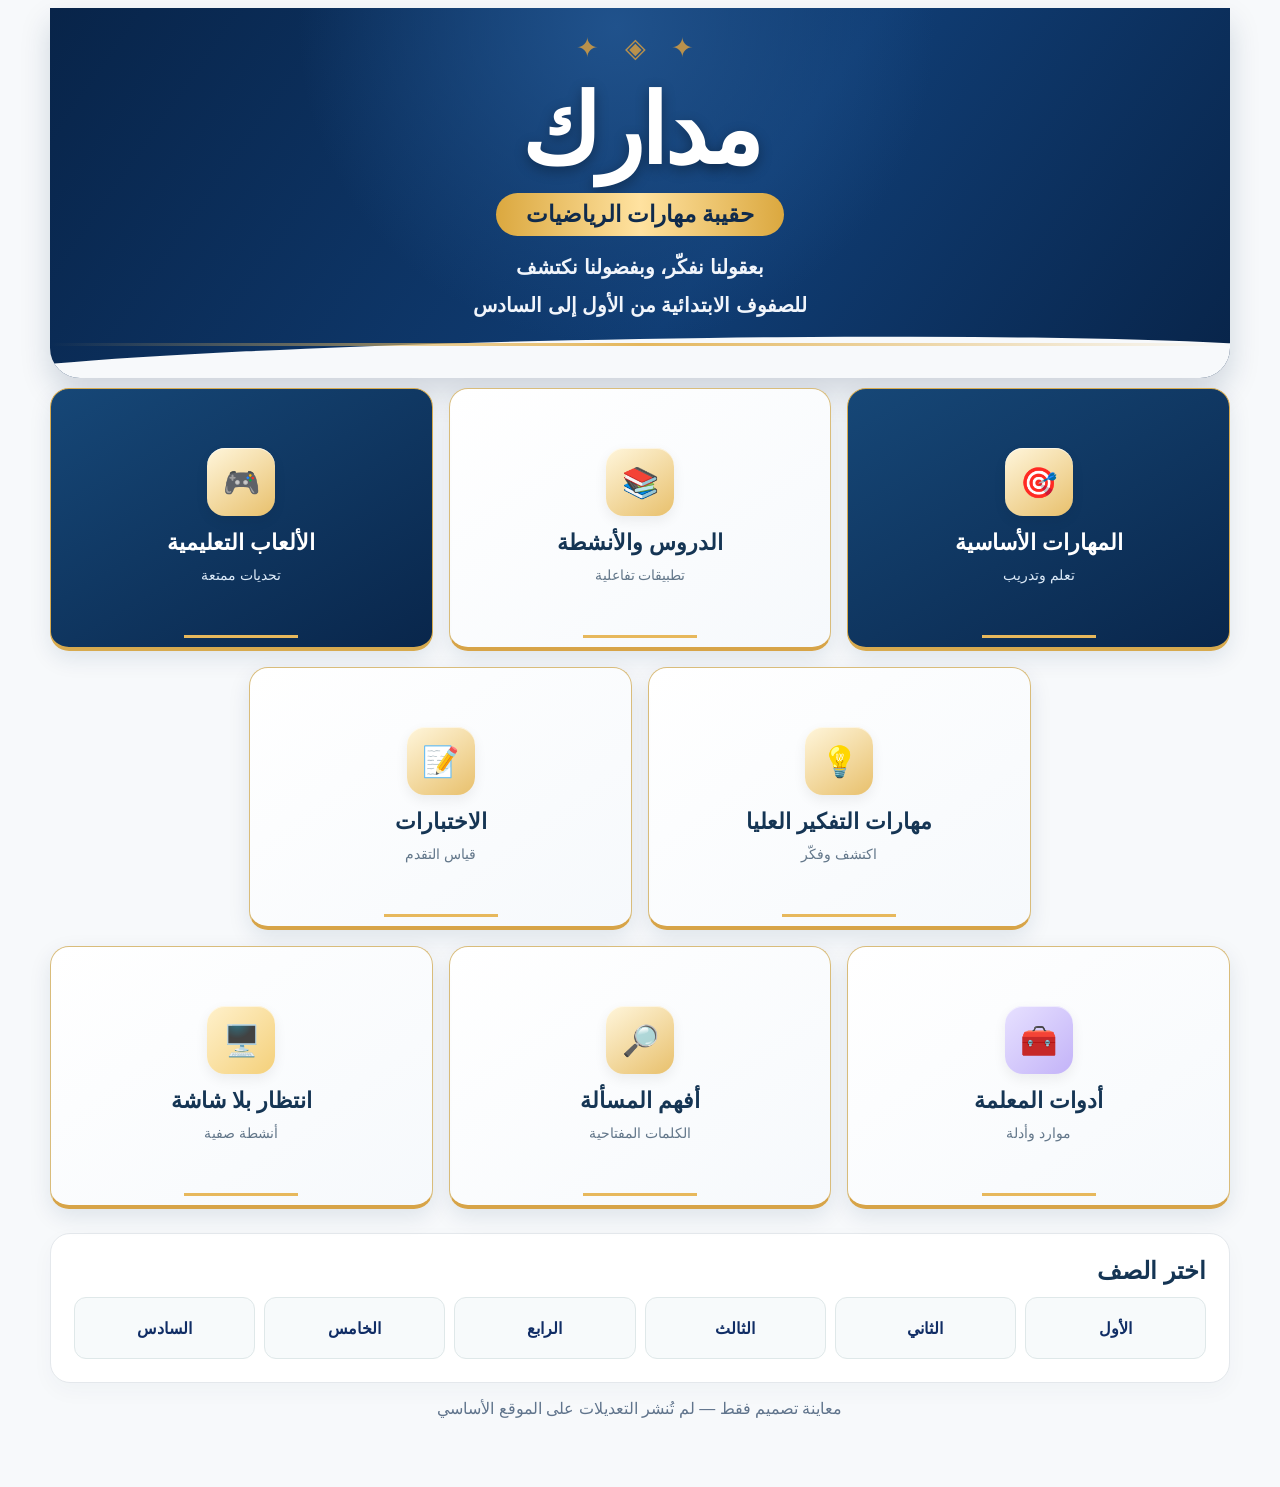
<file: madarek/preview-2026.html>
<!doctype html><html lang="ar" dir="rtl"><head><meta charset="utf-8"><meta name="viewport" content="width=device-width,initial-scale=1"><title>معاينة هوية مدارك</title><link rel="stylesheet" href="./theme-2026.css"></head><body><main class="md26-home"><div class="md26-hero"><div class="md26-symbol">✦ 📖 ✦</div><h1 class="md26-brand">مدارك</h1><span class="md26-sub">حقيبة مهارات الرياضيات</span><p class="md26-desc">بعقولنا نفكّر، وبفضولنا نكتشف<br>للصفوف الابتدائية من الأول إلى السادس</p></div><div class="md26-grid"><div class="md26-tile"><span class="md26-emoji">🎯</span><div><strong>المهارات الأساسية</strong><small>تعلم وتدريب</small></div></div><div class="md26-tile"><span class="md26-emoji">📚</span><div><strong>الدروس والأنشطة</strong><small>تطبيقات تفاعلية</small></div></div><div class="md26-tile"><span class="md26-emoji">🎮</span><div><strong>الألعاب التعليمية</strong><small>تحديات ممتعة</small></div></div><div class="md26-tile"><span class="md26-emoji">💡</span><div><strong>مهارات التفكير العليا</strong><small>اكتشف وفكّر</small></div></div><div class="md26-tile"><span class="md26-emoji">📝</span><div><strong>الاختبارات</strong><small>قياس التقدم</small></div></div><div class="md26-tile"><span class="md26-emoji">🧰</span><div><strong>أدوات المعلمة</strong><small>موارد وأدلة</small></div></div><div class="md26-tile"><span class="md26-emoji">🔎</span><div><strong>أفهم المسألة</strong><small>الكلمات المفتاحية</small></div></div><div class="md26-tile"><span class="md26-emoji">🖥️</span><div><strong>انتظار بلا شاشة</strong><small>أنشطة صفية</small></div></div></div><section class="md26-grades"><h2>اختر الصف</h2><div class="md26-grade-grid"><button>الأول</button><button>الثاني</button><button>الثالث</button><button>الرابع</button><button>الخامس</button><button>السادس</button></div></section><p style="text-align:center;color:#60748c">معاينة تصميم فقط — لم تُنشر التعديلات على الموقع الأساسي</p></main></body></html>
</file>
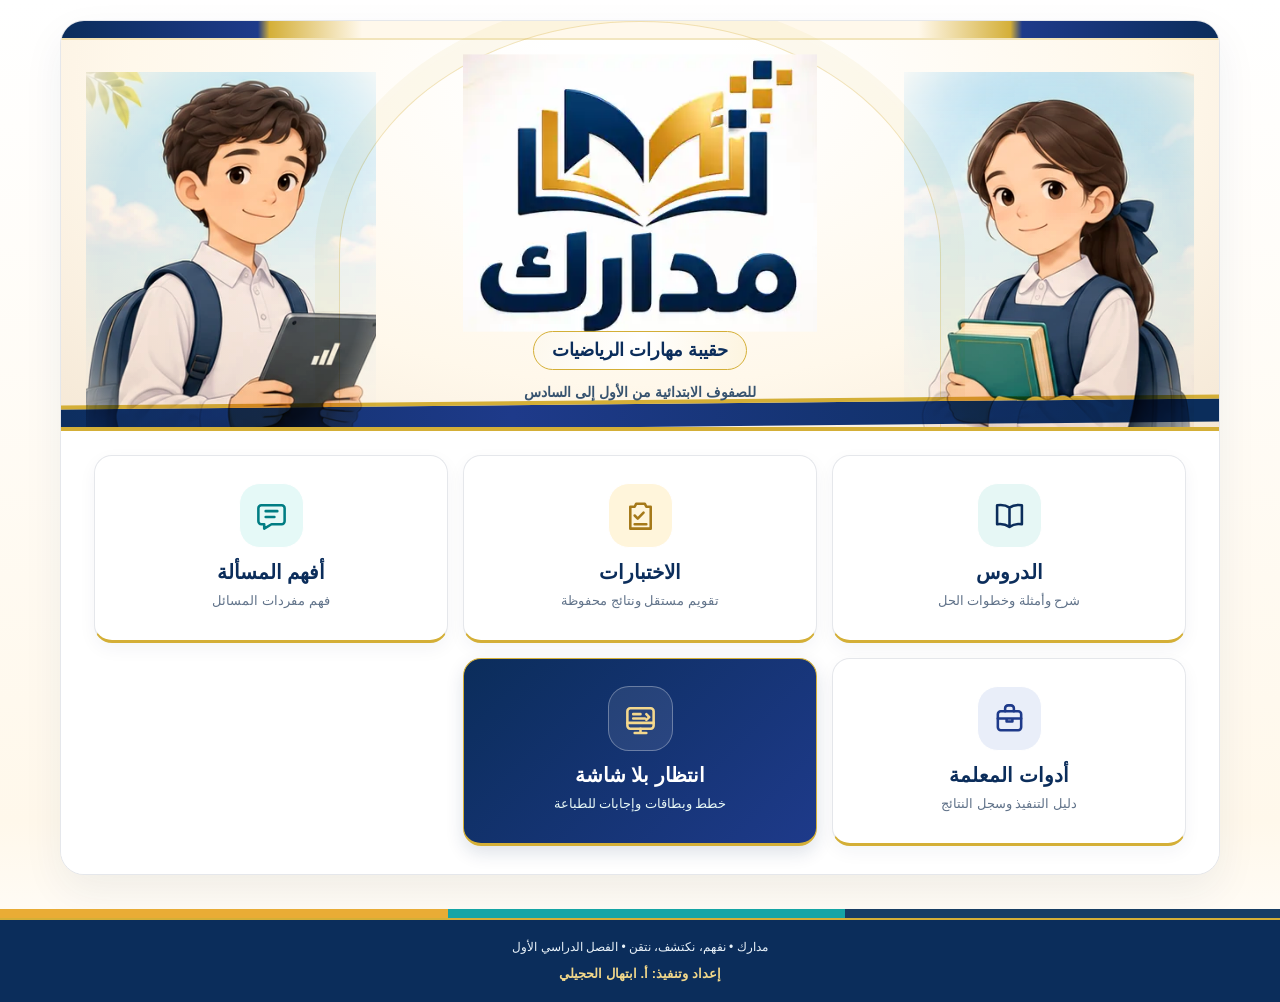
<file: madarek/preview-pillars.html>
<!doctype html>
<html lang="ar" dir="rtl"><head><meta name="application-name" content="مدارك"><meta name="apple-mobile-web-app-title" content="مدارك"><meta name="apple-mobile-web-app-capable" content="yes"><meta name="mobile-web-app-capable" content="yes"><meta name="apple-mobile-web-app-status-bar-style" content="default"><link rel="manifest" href="./manifest.webmanifest"><link rel="icon" type="image/png" sizes="192x192" href="./icon-192.png"><link rel="icon" type="image/svg+xml" href="./icon.svg"><link rel="apple-touch-icon" href="./icon-192.png"><meta charset="utf-8"><meta name="viewport" content="width=device-width,initial-scale=1,viewport-fit=cover"><meta name="theme-color" content="#0B2D5B"><title>معاينة ركائز مدارك — تأسيس وتفكير وإتقان</title>
<style>
:root{--navy:#123b56;--deep:#0b3049;--teal:#087e84;--gold:#bd8c2c;--ink:#243b49;--muted:#637d86;--line:#dde8eb;--paper:#fff;--bg:#f7fafb;--cream:#fff8e9;--mint:#eaf7f4;--good:#167650;--bad:#a43f40}
*{box-sizing:border-box}html{scroll-behavior:smooth}body{margin:0;background:var(--bg);font-family:'Noto Sans Arabic','Noto Kufi Arabic',Tahoma,Arial,sans-serif;color:var(--ink);line-height:1.85}button,input{font:inherit}button{cursor:pointer;touch-action:manipulation}button:focus-visible,input:focus-visible{outline:3px solid #65c7c0;outline-offset:2px}button:disabled{opacity:.65;cursor:default}h1,h2,h3{line-height:1.55;color:var(--deep)}h1{font-size:clamp(24px,4.3vw,36px)}h2{font-size:clamp(20px,3.2vw,25px)}h3{font-size:17px}p{margin:.2em 0 .8em}small,.muted{color:var(--muted)}.top{background:var(--deep);color:white}.topbar{max-width:1110px;margin:auto;padding:14px 18px;display:flex;align-items:center;justify-content:space-between;gap:12px}.logo{display:flex;align-items:center;gap:12px}.mark{width:47px;height:47px;border-radius:16px;display:grid;place-items:center;background:linear-gradient(130deg,#f1d791,#c59d3c);color:#163b54;font-size:30px;font-weight:900}.logo strong{display:block;font-size:24px;line-height:1.2}.logo span{font-size:11px;color:#c9e7e7}.container{max-width:1100px;margin:auto;padding:18px 18px 60px}.toplinks{display:flex;gap:8px}.toplinks button{background:#ffffff1b;border:1px solid #ffffff4a;border-radius:12px;color:white;min-height:42px;padding:7px 13px;font-size:13px;font-weight:800}.toplinks button.active{background:white;color:var(--navy)}.hero{border:1px solid var(--line);border-radius:24px;background:linear-gradient(116deg,#ffffff 42%,#e5f6f4 100%);padding:26px 28px;display:grid;grid-template-columns:1.4fr .6fr;align-items:center;gap:12px}.eyebrow{font-weight:900;color:var(--teal);font-size:12px}.hero h1{margin:2px 0 8px}.hero p{color:#53717c;font-size:14px;max-width:640px}.hero-art{max-width:260px;margin:auto;width:100%}.pillrow{display:flex;gap:7px;flex-wrap:wrap}.pill{border-radius:999px;padding:4px 11px;background:var(--mint);color:#16737a;font-size:12px;font-weight:800}.pill.gold{background:#fff1d3;color:#86611e}.panel{border:1px solid var(--line);border-radius:20px;background:#fff;padding:21px;margin-top:16px;box-shadow:0 5px 15px #123c5708}.panelhead{display:flex;align-items:center;justify-content:space-between;gap:12px;margin-bottom:14px}.panelhead h2{margin:0}.grades{display:grid;grid-template-columns:repeat(6,minmax(0,1fr));gap:9px}.grade{border-radius:15px;background:#fafdfe;border:1px solid #d6e5e8;min-height:83px;padding:9px 6px;color:var(--navy);font-size:15px;font-weight:900}.grade small{display:block;font-size:11px;margin-top:2px}.grade.selected{background:var(--navy);border-color:var(--navy);color:#fff}.grade.selected small{color:#d6ebec}.skillgrid{display:grid;grid-template-columns:repeat(3,minmax(0,1fr));gap:12px}.skill{border-radius:18px;border:1px solid #dfebeb;padding:17px;background:#fff;min-height:190px;display:flex;flex-direction:column;gap:8px}.skill h3{font-size:15px;margin:3px 0;flex:1}.skill p{font-size:12px;color:var(--muted)}.skill .action{align-self:stretch;margin-top:auto}.btn{border:none;border-radius:13px;padding:12px 17px;min-height:46px;background:var(--navy);color:#fff;font-size:14px;font-weight:900}.btn.outline{background:#fff;color:var(--navy);border:1px solid #bbd1d7}.btn.soft{background:#e9f6f4;color:#116e76}.btn.gold{background:var(--gold);color:#fff}.btn:disabled{opacity:.6}.back{border:0;background:none;color:var(--teal);font-size:14px;padding:9px 0;font-weight:900}.subtitle{color:#65808d;font-size:13px}.layout{display:grid;grid-template-columns:1fr 1fr;gap:15px}.mini{border-radius:17px;padding:19px;border:1px solid #d3e4e8;background:#f2faf9}.mini.cream{background:#fff9ed;border-color:#efdfb5}.mini h3{margin:0 0 9px}.mini p{font-size:15px}.liststeps{display:grid;grid-template-columns:repeat(3,minmax(0,1fr));gap:10px;margin-top:12px}.steptile{background:white;border-radius:14px;border:1px solid #dce9e9;padding:14px;text-align:center;font-weight:800;font-size:13px}.numcircle{display:inline-grid;place-items:center;width:30px;height:30px;background:#e6f3f0;border-radius:50%;color:var(--teal);font-size:16px;margin-left:5px}.tag{color:#0b7680;font-size:12px;font-weight:900}.quiz{max-width:800px;margin:12px auto;background:#fff;border:1px solid #d8e7e9;border-radius:22px;padding:25px}.progress{height:8px;border-radius:9px;background:#e7eff0;overflow:hidden;margin:17px 0 12px}.progress>div{height:100%;background:var(--teal);transition:width .3s}.qheader{display:flex;justify-content:space-between;gap:9px;align-items:center}.qtitle{font-size:20px;font-weight:900;color:var(--deep);margin:16px 0;line-height:1.9}.answers{display:grid;grid-template-columns:1fr;gap:10px;margin:18px 0}.answer{border:2px solid #d9e5e8;border-radius:14px;background:#fafdfe;color:var(--deep);padding:13px 15px;text-align:right;min-height:55px;font-weight:800;font-size:16px}.answer.correct{background:#e7f7ed;border-color:#56b18b}.answer.wrong{background:#fff2ee;border-color:#d18b80}.hintbox{border-right:4px solid var(--gold);background:#fff8e8;padding:12px 14px;border-radius:13px;margin:13px 0}.feedback{border-radius:13px;padding:13px 16px;margin:13px 0}.feedback.correct{background:#e7f7ed;border:1px solid #9bd5b4}.feedback.wrong{background:#fff2ef;border:1px solid #e5b3aa}.score{font-size:42px;color:var(--teal);font-weight:900;line-height:1.2}.featureart{width:100%;max-width:350px;margin:auto;display:block}.wordgrid{display:grid;grid-template-columns:repeat(3,minmax(0,1fr));gap:12px}.word{padding:15px;border:1px solid var(--line);border-radius:16px}.word h3{color:var(--teal);margin:0 0 5px}.example{padding:10px;border-radius:10px;background:#eff7f7;margin-top:9px;font-size:13px}.notice{border-right:4px solid var(--gold);border-radius:9px;background:var(--cream);padding:12px 14px;font-size:13px;color:#735b29}.recordlist{display:grid;gap:8px}.record{background:#f7fafb;border-radius:12px;border:1px solid var(--line);padding:10px 13px;font-size:13px}.footer{text-align:center;color:#66808b;font-size:12px;padding:27px}.hidden{display:none}#printarea{display:none}svg text{font-family:Tahoma,Arial,sans-serif}.note-small{font-size:12px;color:#66808b}.toolbar{display:flex;flex-wrap:wrap;gap:9px}.svgframe{padding:8px;border-radius:16px;background:#f4faf8;border:1px solid #d3e9e4}.qfoot{display:flex;gap:9px;align-items:center;justify-content:space-between;flex-wrap:wrap}.headingrow{display:flex;justify-content:space-between;gap:10px;align-items:center;flex-wrap:wrap}.sep{height:1px;background:var(--line);margin:15px 0}
@media(max-width:850px){.grades{grid-template-columns:repeat(3,1fr)}.skillgrid{grid-template-columns:repeat(2,1fr)}.wordgrid{grid-template-columns:repeat(2,1fr)}}
@media(max-width:575px){.topbar{align-items:flex-start;flex-direction:column;padding:10px 13px}.toplinks{width:100%}.toplinks button{flex:1;padding:8px 3px;font-size:12px}.container{padding:12px 12px 55px}.hero{grid-template-columns:1fr;padding:18px}.hero-art{max-width:225px;order:-1}.panel{padding:15px}.grade{min-height:70px}.skillgrid,.layout,.wordgrid{grid-template-columns:1fr}.skill{min-height:auto}.liststeps{grid-template-columns:1fr}.quiz{padding:16px}.qtitle{font-size:18px}.videoactions{display:flex;gap:8px}.videoactions .btn{flex:1}}
@media print{.top,.container,.footer{display:none!important}#printarea{display:block!important;margin:1cm;direction:rtl;color:black;font-family:Tahoma,Arial,sans-serif}#printarea h1{font-size:24px}#printarea h2{font-size:17px;margin-top:20px}#printarea .printq{padding:11px;border:1px solid #999;margin-top:12px;break-inside:avoid}#printarea .writebox{min-height:36px;border-bottom:1px dotted #aaa}}

.teaser{background:linear-gradient(120deg,#effaf5,#fff9eb);border:1px solid #d8e8d9;padding:18px;border-radius:18px;margin-bottom:14px}
.teaser strong{color:var(--navy);font-size:15px}.teaser p{font-size:18px;font-weight:800;color:var(--deep);margin:6px 0 0}






@media(max-width:575px){.teaser p{font-size:16px}}

/* زر رجوع واضح في أعلى الصفحة وأسفلها، مناسب لشاشة الجوال */
.return-nav{display:flex;justify-content:flex-start;margin:2px 0 16px;direction:rtl}
.return-nav--bottom{margin-top:22px;margin-bottom:3px;padding-top:18px;border-top:1px solid var(--line)}
.return-button{display:inline-flex;align-items:center;justify-content:center;gap:9px;min-height:48px;border:1px solid #bad5d8;border-radius:14px;background:#fff;color:var(--navy);font-weight:900;font-size:15px;padding:10px 18px;box-shadow:0 2px 8px #123c570d}
.return-button:active{background:#eaf7f4}
.return-button .return-symbol{display:inline-grid;place-items:center;width:25px;height:25px;border-radius:9px;background:#eaf7f4;color:#0a7880;font-size:22px;line-height:1}
@media(max-width:575px){.return-button{width:100%;min-height:52px}.return-nav{margin-bottom:12px}.return-nav--bottom{margin-top:18px}}

.math-visual{border:1px solid #b9dedb;background:#f0faf8;border-radius:18px;padding:16px;margin:14px 0;color:#173e53}
.math-visual>strong{display:block;margin-bottom:12px;font-size:1.08rem}
.math-visual-row{display:flex;flex-wrap:wrap;gap:12px;align-items:center;justify-content:space-between;padding:9px 0;border-top:1px solid #d2e9e7}
.math-visual-row span{font-weight:700;color:#087e84}
.math-visual-row b{font-weight:600;letter-spacing:.02em}
.math-visual-result{margin-top:10px;border-radius:12px;padding:12px;background:#fff0cb;font-size:1rem}
.math-visual-result strong{color:#174a65}
</style><style id="madarek-new-theme">
:root{--navy:#0e294d;--deep:#0a2345;--gold:#e8aa2b;--gold2:#ffc957;--turquoise:#11969c;--cream:#fff9ed;--ink:#19345c;--muted:#72839a;--line:#e3e9f0;--bg:#f5f8ff;--good:#19806b;--bad:#b64455}
*{box-sizing:border-box}html{scroll-behavior:smooth}body{margin:0;color:var(--ink);background:linear-gradient(145deg,#fbfdff,#edf3ff);font-family:Tahoma,'Noto Sans Arabic',Arial,sans-serif;line-height:1.85}button{font:inherit;cursor:pointer;touch-action:manipulation}button:focus-visible{outline:3px solid #f7c24f;outline-offset:3px}h1,h2,h3{color:var(--navy)}
.top{background:#fff;border-bottom:3px solid #e5ac37;box-shadow:0 6px 25px #11284616;position:sticky;top:0;z-index:20}.topbar{max-width:1280px;margin:auto;min-height:77px;padding:8px 24px;display:flex;align-items:center;justify-content:space-between;gap:15px}.logo{gap:9px;color:var(--navy);cursor:pointer}.mark{display:grid;place-items:center;width:56px;height:56px;background:#fff0ca;border:2px solid #edb546;border-radius:19px;color:var(--navy);font-size:28px;box-shadow:0 2px 0 #d19833}.logo strong{font-size:28px;font-weight:900;line-height:1.1}.logo span{font-size:11px;color:#68809b}.toplinks{gap:6px;align-items:center}.toplinks button{color:var(--navy);background:transparent;border:0;border-radius:18px;min-height:44px;padding:9px 13px;font-weight:900;white-space:nowrap;font-size:13px}.toplinks button:hover{background:#f5f8ff}.toplinks button.active{background:linear-gradient(135deg,#ffdc7d,#f6bc49);color:#122e50;box-shadow:0 4px 0 #b98530,0 5px 14px #e8aa2b55}.toplinks .miniicon{font-size:18px;margin-left:4px}
.container{max-width:1250px;padding:22px 22px 75px}.shell{max-width:1195px;margin:auto}.footer{background:var(--navy);color:#edf2ff;text-align:center;padding:22px 12px;font-size:13px;border-top:5px solid var(--gold)}
.hero{background:#fff;display:block;border-radius:30px;padding:0;border:3px solid white;overflow:hidden;box-shadow:0 16px 38px #15375b1b;margin-top:4px}.hero-visual{width:100%;aspect-ratio:905/400;object-fit:cover;display:block}.hero-actions{display:flex;align-items:center;justify-content:center;gap:11px;padding:15px 10px 21px;background:linear-gradient(110deg,#fff,#edf8fb)}.hero-actions .btn{min-width:170px}.hero-sub{font-size:13px;color:#647a97}
.bubble{color:#a86b11;background:#fff2d6;display:inline-flex;align-items:center;gap:7px;border:1px solid #f0d49f;border-radius:999px;font-size:12px;font-weight:900;padding:4px 13px}.sectionTitle{display:flex;align-items:center;justify-content:space-between;gap:12px;margin:20px 0 12px}.sectionTitle h2{margin:0;font-size:22px}.pageTitle{text-align:center;margin:9px 0 23px}.pageTitle h1{font-size:clamp(26px,4vw,38px);margin:2px 0}.pageTitle p{color:#73839c;margin:0}.goldLine{height:4px;width:100px;border-radius:20px;background:linear-gradient(90deg,#e6ab31,#ffe1a1);margin:9px auto}
.dash{display:grid;grid-template-columns:minmax(0,1fr) 310px;gap:19px;align-items:start;margin-top:21px}.maincol{min-width:0}.sidecol{min-width:0}.panel{border:1px solid #e2e9f4;box-shadow:0 8px 23px #1d38610d;border-radius:24px;background:#fff;padding:21px;margin-top:15px}.panel:first-child{margin-top:0}.panel h2{font-size:22px}.sidebox{background:#fff;border:1px solid #e2e9f2;border-radius:24px;padding:20px;box-shadow:0 10px 24px #193b6811;margin-bottom:16px}.sidebox h3{font-size:19px;margin:0 0 14px}.gradeTiles{display:grid;grid-template-columns:repeat(2,1fr);gap:11px}.gradeTile{border:2px solid #ffffff80;border-radius:16px;color:#fff;min-height:84px;box-shadow:inset 0 -3px 0 #0002,0 4px 10px #122a4430;display:flex;align-items:center;justify-content:center;flex-direction:column;font-weight:900;font-size:15px;transition:transform .15s ease}.gradeTile strong{font-size:19px}.gradeTile:hover{transform:translateY(-3px)}.gradeTile:active{transform:scale(.97)}.gradeTile.selected{outline:3px solid #142b4f;outline-offset:2px}.gradeTile small{font-size:11px;color:#fff;margin:0}
.featureGrid{display:grid;grid-template-columns:repeat(4,minmax(0,1fr));gap:13px}.featureTile{border:1px solid #e6eaf3;background:linear-gradient(#fff,#f8fbff);border-radius:22px;min-height:132px;padding:15px 7px;box-shadow:0 4px 0 #e5ebf5;display:flex;flex-direction:column;align-items:center;justify-content:center;gap:7px;font-size:15px;font-weight:900;color:var(--navy);transition:transform .15s}.featureTile:hover{transform:translateY(-3px)}.featureTile .fi{font-size:34px;background:#f6f7ff;border-radius:18px;min-width:70px;padding:7px}.featureTile small{font-size:11px;font-weight:600;color:#8090a5}
.notice{background:#fffbf0;border:1px solid #eedca9;border-radius:16px;padding:12px 17px;color:#775b24;margin:14px 0;font-size:14px}.infochip{font-size:12px;color:#9a661c;background:#fff3d8;border-radius:25px;padding:3px 10px;font-weight:900}.skillgrid{display:grid;grid-template-columns:repeat(2,minmax(0,1fr));gap:14px}.skill{border:1px solid #e2e7f0;background:linear-gradient(145deg,#fff,#fbfcff);border-radius:22px;padding:19px;min-height:230px;box-shadow:0 4px 0 #eaf0f6;position:relative;overflow:hidden;gap:7px}.skill:before{content:'✦';position:absolute;top:7px;left:17px;font-size:32px;color:#f1c967;opacity:.32}.skill h3{font-size:17px;margin:1px 0;line-height:1.8}.skill p{font-size:13px}.skill .action{width:100%}.skill .eyebrow{background:#edf7fb;border-radius:15px;padding:2px 10px;width:max-content}.skill .pillrow{margin:5px 0}
.btn{font-size:14px;min-height:49px;padding:10px 22px;border-radius:17px;box-shadow:0 3px 0 #081d35;background:linear-gradient(145deg,#193d6a,#10294c);color:#fff;font-weight:900;border:0;transition:transform .15s,filter .15s}.btn:hover{filter:brightness(1.12)}.btn:active{transform:translateY(2px);box-shadow:none}.btn.gold{background:linear-gradient(120deg,#ffdb78,#f4b735);color:#213455;box-shadow:0 3px 0 #bc8b32}.btn.outline{color:var(--navy);background:#fff;border:1px solid #c7d4e4;box-shadow:0 2px 0 #e2e8f2}.btn.soft{color:#14717c;background:#e7f9f9;box-shadow:0 2px 0 #bedfdf}
.pill{color:#157e8b;background:#e8f7f9;border-radius:22px;font-size:12px;font-weight:800}.pill.gold{background:#fff1d2;color:#91621a}.eyebrow{color:#008c9b;font-size:12px;font-weight:900}
.lessonhead{display:grid;grid-template-columns:1fr auto;gap:18px;align-items:center;border:1px solid #dbe5f0;background:linear-gradient(130deg,#fff,#edf9fc);border-radius:27px;padding:24px 27px;margin-top:10px;box-shadow:0 8px 25px #122e5111}.lessonhead h1{font-size:clamp(23px,3.1vw,34px);margin:8px 0}.lessonhead p{color:#7084a0;max-width:730px}.lessonbadge{font-size:62px;width:112px;height:112px;display:grid;place-items:center;border-radius:28px;background:#fff7e6;border:2px solid #efd298;box-shadow:0 7px 0 #f7e8ca}.lesson-card{padding:27px}.lesson-card h2{margin:0 0 13px}.lessonGoal{background:linear-gradient(135deg,#e6f9fb,#f7fbff);border:1px solid #c6eaf2;border-radius:19px;padding:16px;margin-bottom:16px}.lessonGoal strong{color:#0e436a}
.layout{display:grid;grid-template-columns:1fr 1fr;gap:15px}.mini{border-radius:20px;padding:21px;background:#f1fbfd;border-color:#cfeced}.mini.cream{background:#fffbef;border-color:#f2deb0}.mini h3{font-size:17px}.mini p{font-size:15px}.math-visual{border-radius:21px;background:#f7faff;border:1px solid #dce6f2;padding:20px}.math-visual-result{color:#174969}.liststeps{display:grid;grid-template-columns:repeat(3,minmax(0,1fr));gap:11px}.steptile{background:#fff;border:1px solid #e6eaf2;border-radius:17px;padding:15px;box-shadow:0 3px 0 #edf1f7}.numcircle{background:#fae9bd;color:#805317}.teaser{background:linear-gradient(120deg,#fff4d4,#fffcf3);border:1px solid #ebd496;border-radius:22px;padding:20px}.teaser strong{color:#86541a;display:block;margin-bottom:12px}.teaser p{font-size:clamp(17px,2.5vw,22px);line-height:2;overflow-wrap:anywhere;margin:0;white-space:normal}
.quiz{max-width:850px;background:white;border:1px solid #e2e7f3;box-shadow:0 15px 33px #1c375c18;border-radius:28px;padding:30px;margin:13px auto}.quiz .qheader{background:#f9fbff;border:1px solid #e8edf6;border-radius:17px;padding:10px 15px}.quiz .progress{height:12px;background:#e8f0f7}.quiz .progress>div{background:linear-gradient(90deg,#f4b83f,#1496a2)}.quiz .qtitle{color:#15375d;font-size:clamp(19px,3vw,25px);margin:24px 0}.quiz .answers{display:grid;grid-template-columns:repeat(2,minmax(0,1fr));gap:14px}.quiz .answer{min-height:80px;text-align:center;background:#fff;border:2px solid #dce6f2;border-radius:17px;color:#1b365b;font-size:18px;box-shadow:0 4px 0 #ecf0f6}.quiz .answer:hover:not(:disabled){border-color:#e9bc5b;background:#fff9ec}.quiz .answer.correct{background:#e2f8ec;border-color:#49b58a}.quiz .answer.wrong{background:#fff0f1;border-color:#d9818d}.hintbox{background:#fff9e8;border:1px solid #f0dba9;border-right:5px solid #f4b341;border-radius:13px}.feedback{border-radius:18px;padding:17px;margin:17px 0}.feedback.correct{background:#e6f9f0;border:1px solid #8ccfb4}.feedback.wrong{background:#fff2f2;border:1px solid #e8a5ae}.qfoot{display:flex;gap:10px;align-items:center;justify-content:space-between}
.score{color:var(--navy);font-weight:900;font-size:55px;margin:15px 0;border-radius:25px;padding:8px;background:#fff2cd;display:inline-block;min-width:180px;box-shadow:0 5px 0 #e9cd8a}.resultStar{font-size:85px;line-height:1.5;filter:drop-shadow(0 6px 4px #c7911f4a)}.resultWrap{text-align:center;max-width:750px;margin:12px auto;padding:35px}.resultWrap h1{font-size:32px}.wordgrid{display:grid;grid-template-columns:repeat(3,minmax(0,1fr));gap:13px}.word{border:1px solid #dce8f3;border-radius:20px;padding:17px;background:#fff;box-shadow:0 4px 0 #e9f0f6}.word h3{font-size:18px;margin:0 0 4px}.word p{font-size:14px}.word .example{font-size:13px;background:#fff9eb;border-radius:10px;padding:10px}.grade{border-radius:14px;border:1px solid #d5dfec;background:#fff;font-size:14px;min-height:67px}.grade.selected{background:var(--navy);color:#fff}.grades{display:grid;grid-template-columns:repeat(6,minmax(0,1fr));gap:9px}
.return-nav{margin:15px 0;display:flex;justify-content:flex-start}.return-button{background:#fff;border:1px solid #cad6e7;border-radius:16px;color:var(--navy);box-shadow:0 2px 0 #e3eaf3;min-height:45px;padding:8px 20px;font-size:14px;font-weight:900}.return-button:hover{background:#fff7e7}.return-symbol{font-size:18px;margin-left:8px;color:#b58124}
.recordlist .record{border:1px solid #dce6f0;border-radius:17px;padding:13px 15px;margin-bottom:9px;background:#fbfcff}.topmobile{display:none}.spaced{margin-top:20px}.tagline{color:#6e8097;font-size:13px}.iconbadge{display:grid;place-items:center;background:#fff3d8;border-radius:19px;width:56px;height:56px;font-size:26px}.footwaves{height:9px;background:linear-gradient(90deg,#e9ac35 0 35%,#15a5a5 35% 66%,#173d65 66%)}
@media(max-width:1020px){.dash{grid-template-columns:1fr}.sidecol{order:-1}.gradeTiles{grid-template-columns:repeat(6,1fr)}.gradeTile{min-height:76px}.featureGrid{grid-template-columns:repeat(4,minmax(0,1fr))}.topbar{padding:8px 12px}.toplinks button{padding:7px 9px;font-size:12px}}
@media(max-width:700px){.container{padding:12px 11px 45px}.topbar{flex-wrap:wrap;min-height:unset;gap:4px;padding:6px 10px}.logo strong{font-size:22px}.mark{width:38px;height:38px;font-size:21px;border-radius:12px}.logo span{font-size:9px}.toplinks{width:100%;overflow:auto;justify-content:flex-start;padding-bottom:4px}.toplinks button{font-size:12px;min-height:36px;padding:4px 11px}.toplinks .miniicon{display:none}.hero{border-radius:18px}.hero-visual{aspect-ratio:905/400}.hero-actions{display:flex;justify-content:center;flex-wrap:wrap;padding:12px}.hero-actions .btn{width:100%;min-height:46px}.hero-sub{font-size:12px;text-align:center}.sidebox{padding:14px;border-radius:19px}.gradeTiles{grid-template-columns:repeat(3,1fr)}.gradeTile{min-height:75px;font-size:12px}.gradeTile strong{font-size:15px}.sectionTitle h2{font-size:19px}.featureGrid{grid-template-columns:repeat(2,1fr);gap:10px}.featureTile{min-height:120px;border-radius:17px;font-size:13px}.featureTile .fi{font-size:28px;min-width:58px}.skillgrid,.layout,.wordgrid{grid-template-columns:1fr}.liststeps{grid-template-columns:1fr}.skill{min-height:190px}.panel{padding:16px;border-radius:18px}.lessonhead{grid-template-columns:1fr;gap:7px;padding:17px;border-radius:20px}.lessonbadge{display:none}.quiz{padding:17px;border-radius:20px}.quiz .answers{grid-template-columns:1fr}.quiz .answer{min-height:64px}.grades{grid-template-columns:repeat(3,1fr)}.resultWrap{padding:20px}.resultWrap h1{font-size:24px}}
@media print{header,.top,.footer,.return-nav,.btn,.hero-actions,.toplinks{display:none!important}body{background:white!important}.panel{box-shadow:none}#root{display:none!important}#printarea{display:block!important}}
</style><style id="madarek-activity-styles">.md-pad-box{background:#fbfefd;border:1px solid #d5e5e7;border-radius:18px;padding:15px;margin:12px 0}.md-pad-box p{font-weight:800}.md-display{display:grid;place-items:center;min-height:65px;border:2px dashed #a7cbd0;border-radius:14px;font-size:25px;font-weight:900;background:white;color:#0b3049}.md-keygrid{display:grid;grid-template-columns:repeat(3,minmax(0,1fr));gap:8px;max-width:360px;margin:14px auto}.md-key{min-height:52px;border:1px solid #c6d7dd;border-radius:12px;background:#fff8e9;color:#0b3049;font-weight:900;font-size:22px}.md-pad-box>.btn{width:100%}.md-pad-box .toolbar{display:flex;flex-wrap:wrap;gap:8px}.md-pad-box .toolbar .btn{flex:1}.md-selected{background:#f2dfb0!important}.md-details{margin-top:12px;border:1px solid #dbe6ed;border-radius:13px;padding:12px 14px;background:#f7fafb;font-size:14px}.md-details summary{cursor:pointer;font-weight:900;color:#0b3049}.md-details p{margin:9px 0 2px}@media(max-width:575px){.md-key{min-height:50px}}</style><link rel="stylesheet" href="./screenfree.css?v=2"><link rel="stylesheet" href="./brand.css?v=2"><link rel="stylesheet" href="./approved.css?v=1"><link rel="stylesheet" href="https://fonts.cdnfonts.com/css/dubai"><link rel="stylesheet" href="./sections.css?v=9"><link rel="stylesheet" href="./values.css?v=2"><link rel="stylesheet" href="./classroom.css?v=3"><link rel="stylesheet" href="./math-rtl.css?v=1"><link rel="stylesheet" href="./visual-refresh.css?v=5"><style>
.mdp-pillar-tabs{display:grid;grid-template-columns:repeat(4,minmax(0,1fr));gap:12px;margin-top:16px}
.mdp-pillar-tab{border:1px solid #d6dce4;background:#fff;border-radius:16px;padding:18px 12px;cursor:pointer;color:#17334c;text-align:center;font-family:inherit;display:flex;flex-direction:column;gap:8px;align-items:center}
.mdp-pillar-tab strong{font-size:1.25rem}.mdp-pillar-tab small{font-size:.85rem;color:#52677a}
.mdp-pillar-tab.chosen{background:#133654;color:#fff;border-color:#bda16a;box-shadow:0 5px 15px #17334c22}.mdp-pillar-tab.chosen small{color:#f0e3c9}
.mdp-waiting-stages{display:grid;grid-template-columns:repeat(5,minmax(0,1fr));gap:10px;margin-top:14px}
.mdp-waiting-stage{background:#f5f7f9;border:1px solid #e4e8eb;border-radius:12px;padding:12px;display:flex;flex-direction:column;gap:9px;text-align:center;justify-content:space-between}
.mdp-waiting-stage span{font-weight:700;color:#98723b}
@media(max-width:700px){.mdp-pillar-tabs{grid-template-columns:repeat(2,minmax(0,1fr))}.mdp-waiting-stages{grid-template-columns:repeat(2,minmax(0,1fr))}.mdp-waiting-stage:last-child{grid-column:span 2}}
</style></head><body>
<header class="top"><div class="topbar"><div class="logo" onclick="goHome()" role="button" tabindex="0" onkeydown="if(event.key==='Enter')goHome()"><div class="mark"><img src="./icon-v6.svg" width="41" height="41" alt="شعار مدارك الجديد"></div><div><strong>مدارك</strong><span>بعقولنا نفكّر، وبفضولنا نكتشف</span></div></div><div class="toplinks"><button id="bhome" onclick="goHome()">الرئيسية</button><button id="bskills" onclick="goGradeSkills()">الدروس</button><button id="btests" onclick="goTests()">الاختبارات</button><button id="bwords" onclick="goWords()">أفهم المسألة</button><button id="bguide" onclick="goTeacherTools()">أدوات المعلمة</button><button id="bscreenfree" onclick="sfHome()">انتظار بلا شاشة</button></div></div></header>
<main class="container" id="root"></main><div id="printarea"></div><div class="footwaves"></div><footer class="footer">مدارك • نفهم، نكتشف، نتقن • الفصل الدراسي الأول <span class="sf-global-credit">إعداد وتنفيذ: أ. ابتهال الحجيلي</span></footer>
<script>
const SKILLS=[{"g":1,"t":1,"title":"تحديد أنماط الأشياء وتوسيعها وإنشاؤها","idea":"النمط ترتيب يتكرر وفق قاعدة يمكن اكتشافها.","example":"أحمر، أزرق، أحمر، أزرق؛ اللون التالي أحمر.","q":"ما اللون التالي؟ أحمر، أصفر، أحمر، أصفر، …","opts":["أصفر","أحمر","أزرق"],"right":1,"hint":"ابحث عن الوحدة التي تتكرر.","why":"تتكرر الألوان بالترتيب أحمر ثم أصفر.","word":"","extra":[],"questions":[{"q":"ما اللون التالي؟ أحمر، أصفر، أحمر، أصفر، …","opts":["أصفر","أحمر","أزرق"],"right":1,"hint":"اقرأ اللونين في بداية النمط وابحث عن تكرارهما. بعد الأصفر، أي لون بدأ به النمط؟","why":"تتكرر الألوان بالترتيب أحمر ثم أصفر.","type":"أقرأ وأفهم"},{"q":"أكمل النمط: ▲ ● ● ▲ ● ● ▲ …","opts":["▲","●","■"],"right":1,"hint":"الوحدة المتكررة مثلث، دائرتان. ماذا يلي المثلث؟","why":"تتكرر الوحدة ▲ ● ●؛ لذا يأتي ●.","type":"أطبق"},{"q":"أي عبارة تصف النمط: أحمر، أزرق، أحمر، أزرق؟","opts":["يتغير اللون كل مرة دون قاعدة","يتكرر لونان بالتناوب","يتكرر اللون الأحمر مرتين"],"right":1,"hint":"افحص ترتيب لونين متجاورين، ثم قارنهما باللونين التاليين.","why":"يتكرر الأحمر ثم الأزرق؛ هذه قاعدة النمط.","type":"أفسر"},{"q":"قالت سارة: «▲ ● ● ▲ ● ▲» نمط وحدته «▲ ● ●». أين الخطأ؟","opts":["الشكل الأخير ينبغي أن يكون ●","الشكل الأول ينبغي أن يكون ●","النمط صحيح"],"right":0,"hint":"قارن الأشكال الثلاثة الأولى بالأشكال الثلاثة التالية.","why":"الوحدة المتكررة ▲ ● ●؛ لذلك الشكل الأخير ينبغي أن يكون ●.","type":"أكتشف الخطأ"},{"q":"بدأت ريم النمط: ■ ■ ★ ■ ■ ★. ماذا تضع بعد النجمة؟","opts":["★","■","●"],"right":1,"hint":"أعد قراءة وحدة النمط كاملة: مربع، مربع، نجمة.","why":"بعد النجمة تبدأ الوحدة من جديد بمربع.","type":"أحل موقفًا"},{"q":"أي نمط له الوحدة المتكررة: دائرة، مثلث، مثلث؟","opts":["● ▲ ▲ ● ▲ ▲","● ▲ ● ▲ ● ▲","▲ ● ● ▲ ● ●"],"right":0,"hint":"احفظ أول ثلاثة أشكال، ثم ابحث عن تكرار مطابق.","why":"الاختيار الأول يكرر الوحدة ● ▲ ▲ دون تغيير.","type":"أتحدى تفكيري"}],"intro":"النمط ترتيب يتكرر وفق قاعدة يمكن اكتشافها.","model":"أحمر، أزرق، أحمر، أزرق؛ اللون التالي أحمر.","steps":["ألاحظ ترتيب الأشكال أو الألوان","أحدد الجزء الذي يتكرر","أُكمل النمط وفق القاعدة"],"index":0},{"g":1,"t":1,"title":"عد الأعداد ضمن ٢٠ وقراءتها وكتابتها وتمثيلها","idea":"لكل عنصر عدد واحد عند العد، والعدد الأخير يدل على الكمية.","example":"● ● ● ● ● ● ● ← ست نقاط؛ نكتب ٦.","q":"ما العدد الذي يأتي بعد ١٤؟","opts":["١٣","١٥","١٦"],"right":1,"hint":"عد بعد ١٤ خطوة واحدة.","why":"بعد ١٤ يأتي ١٥.","word":"","extra":[{"q":"كم عدد النقاط؟ ● ● ● ● ● ● ● ●","opts":["٨","٧","٩"],"right":0,"hint":"ضع إصبعك على كل نقطة وعد مرة واحدة.","why":"عدد النقاط ثمان."},{"q":"أي عدد يمثّل عشر وحدات ووحدتين؟","opts":["١٢","٢١","١٠"],"right":0,"hint":"عشر وحدات مع وحدتين إضافيتين.","why":"١٠ + ٢ = ١٢."},{"q":"قال سامر إن العدد التالي بعد ١٩ هو ١١. هل قوله صحيح؟","opts":["لا، التالي ٢٠","نعم، التالي ١١","لا، التالي ١٨"],"right":0,"hint":"بعد ١٩ نكمل العد واحدًا.","why":"بعد ١٩ يأتي ٢٠."}],"questions":[{"q":"ما العدد الذي يأتي بعد ١٤؟","opts":["١٣","١٥","١٦"],"right":1,"hint":"ابدأ من ١٤، ثم تقدم خطوة واحدة في العد.","why":"بعد ١٤ يأتي ١٥.","type":"أقرأ وأفهم"},{"q":"ما العدد الذي يعبّر عن سبع عشرة قطعة؟","opts":["٧","١٧","٧١"],"right":1,"hint":"كلمة «سبع عشرة» تعني عشرة وسبعة آحاد.","why":"نكتب سبع عشرة بالرمز ١٧.","type":"أطبق"},{"q":"على الطاولة ١٣ مكعبًا، أضفنا مكعبًا واحدًا. كم أصبح؟","opts":["١٢","١٤","١٥"],"right":1,"hint":"عد عددًا واحدًا بعد ١٣.","why":"العدد التالي هو ١٤.","type":"أفسر"},{"q":"عددت نورة: ٨، ٩، ١١، ١٢. ما العدد الذي نسيته؟","opts":["١٠","٧","١٣"],"right":0,"hint":"رتب الأعداد واحدًا واحدًا من ٨.","why":"العدد بين ٩ و١١ هو ١٠.","type":"أكتشف الخطأ"},{"q":"أي تمثيل يساوي ١٦؟","opts":["عشرة واحدة و٦ آحاد","عشرتان و٦ آحاد","عشرة واحدة و٤ آحاد"],"right":0,"hint":"عدد من ١٠ إلى ١٩ يتكون من عشرة واحدة وبعض الآحاد.","why":"١٠ + ٦ = ١٦.","type":"أحل موقفًا"},{"q":"قال أحمد: «العدد ١٩ أصغر من ١٨؛ لأن ٩ أصغر من ٨». ما الحكم الصحيح؟","opts":["كلامه صحيح","١٩ أكبر من ١٨","العددان متساويان"],"right":1,"hint":"قارِن العددين بترتيبهما على خط الأعداد.","why":"يأتي ١٩ بعد ١٨، لذلك ١٩ أكبر منه.","type":"أتحدى تفكيري"}],"intro":"لكل عنصر عدد واحد عند العد، والعدد الأخير يدل على الكمية.","model":"● ● ● ● ● ● ● ← ست نقاط؛ نكتب ٦.","steps":["أعدّ كل عنصر مرة واحدة","أحدد العدد الأخير","أكتب العدد وأمثله"],"index":1},{"g":1,"t":1,"title":"مقارنة الأعداد ضمن ٢٠ وترتيبها باستعمال خط الأعداد","idea":"العدد الواقع إلى اليمين على خط الأعداد أكبر.","example":"١٢ أكبر من ٩؛ لأن ١٢ يأتي بعد ٩ في العد.","q":"أي الأعداد أكبر؟","opts":["١٧","١٣","١٥"],"right":0,"hint":"انظر إلى العدد الذي يأتي أخيرًا في العد.","why":"العدد ١٧ أكبر من ١٣ و١٥.","word":"","extra":[],"questions":[{"q":"أي الأعداد أكبر؟","opts":["١٧","١٣","١٥"],"right":0,"hint":"انظر إلى العدد الذي يأتي أخيرًا في العد.","why":"العدد ١٧ أكبر من ١٣ و١٥.","type":"أقرأ وأفهم"},{"q":"أكمل الترتيب من الأصغر إلى الأكبر: ٧، ١٠، …، ١٦","opts":["١٣","٥","١٩"],"right":0,"hint":"العدد المفقود أكبر من ١٠ وأصغر من ١٦.","why":"١٣ يقع بين ١٠ و١٦.","type":"أطبق"},{"q":"على خط الأعداد، أي العددين يقع إلى اليمين؟","opts":["٩ إلى يمين ١٤","١٤ إلى يمين ٩","يقعان في الموضع نفسه"],"right":1,"hint":"الأعداد تزداد كلما اتجهنا يمينًا.","why":"١٤ أكبر من ٩، فيقع إلى يمينه.","type":"أفسر"},{"q":"قالت ريم: «١٢ أكبر من ١٥ لأن ٢ أكبر من ٥». هل تفسيرها صحيح؟","opts":["صحيح","غير صحيح؛ ١٥ أكبر","العددان متساويان"],"right":1,"hint":"بعد تساوي العشرات، قارني الآحاد ٢ و٥.","why":"١٥ أكبر من ١٢ لأن ٥ آحاد أكثر من ٢.","type":"أكتشف الخطأ"},{"q":"أي ترتيب صحيح من الأكبر إلى الأصغر؟","opts":["١١، ١٤، ١٨","١٨، ١٤، ١١","١٤، ١٨، ١١"],"right":1,"hint":"نبدأ بالعدد الأكبر، ثم الذي يليه.","why":"الترتيب التنازلي: ١٨ ثم ١٤ ثم ١١.","type":"أحل موقفًا"},{"q":"تجلس سلمى في الموضع ١٦، وهدى في الموضع ١٩ على خط الأعداد. من تتقدم إلى اليمين؟","opts":["سلمى","هدى","الموضعان متساويان"],"right":1,"hint":"قارن ١٩ و١٦.","why":"هدى في الموضع ١٩ وهو إلى يمين ١٦.","type":"أتحدى تفكيري"}],"intro":"العدد الواقع إلى اليمين على خط الأعداد أكبر.","model":"١٢ أكبر من ٩؛ لأن ١٢ يأتي بعد ٩ في العد.","steps":["أقرأ العددين","أستعين بخط الأعداد عند الحاجة","أقارن وأرتب"],"index":2},{"g":1,"t":1,"title":"كتابة جمل الجمع وحقائق الجمع ضمن ١٢","idea":"الجمع يضم مجموعتين للحصول على المجموع الكلي.","example":"٤ مكعبات مع ٣ مكعبات تعطي ٧ مكعبات.","q":"ما ناتج ٥ + ٤؟","opts":["٩","٨","١٠"],"right":0,"hint":"ابدأ من ٥ ثم عد أربع خطوات إلى الأمام.","why":"٥ + ٤ = ٩.","word":"","extra":[],"questions":[{"q":"ما ناتج ٥ + ٤؟","opts":["٩","٨","١٠"],"right":0,"hint":"ابدأ من ٥ ثم عد أربع خطوات إلى الأمام.","why":"٥ + ٤ = ٩.","type":"أقرأ وأفهم"},{"q":"لدى فاطمة ٣ زهرات، ولدى أختها ٤ زهرات. كم زهرة معهما؟","opts":["٧","٦","٨"],"right":0,"hint":"ابدئي من ٤ ثم عدي ثلاث خطوات إضافية.","why":"٣ + ٤ = ٧.","type":"أطبق"},{"q":"أي جملة جمع تمثل ٢ تفاحتين و٥ تفاحات؟","opts":["٢ + ٥ = ٧","٥ − ٢ = ٣","٢ + ٥ = ٦"],"right":0,"hint":"نضم المجموعتين ولا نزيل شيئًا.","why":"نضم ٢ إلى ٥ فيصبح المجموع ٧.","type":"أفسر"},{"q":"قالت طالبة: «٦ + ٢ = ٨ لكن ٢ + ٦ = ٧». ما التصحيح؟","opts":["٢ + ٦ = ٨","٢ + ٦ = ٩","٦ + ٢ = ٧"],"right":0,"hint":"في الجمع يمكن تبديل ترتيب العددين دون تغيير المجموع.","why":"٦ + ٢ = ٢ + ٦ = ٨.","type":"أكتشف الخطأ"},{"q":"قالت طالبة: «٤ + ٤ = ٩». ما التصحيح؟","opts":["٤ + ٤ = ٦","٤ + ٤ = ٨","٤ + ٤ = ١٠"],"right":1,"hint":"مثّلي ٤ مكعبات مع ٤ مكعبات ثم عديها.","why":"٤ + ٤ = ٨، لأن ضعف ٤ هو ٨.","type":"أحل موقفًا"},{"q":"مع ليلى ٧ أقلام، وتريد أن يصبح معها ١٠. كم قلمًا تحتاج؟","opts":["٢","٣","٤"],"right":1,"hint":"اعدي من ٧ حتى ١٠.","why":"٧ + ٣ = ١٠.","type":"أتحدى تفكيري"}],"intro":"الجمع يضم مجموعتين للحصول على المجموع الكلي.","model":"٤ مكعبات مع ٣ مكعبات تعطي ٧ مكعبات.","steps":["أحدد المجموعتين","أضمهما بالرسم أو المكعبات","أكتب جملة الجمع"],"index":3},{"g":1,"t":1,"title":"حل مسائل الجمع باتباع الخطوات الأربع","idea":"أفهم المطلوب، أخطط، أحل، ثم أتحقق.","example":"مع سلمى ٣ كرات، وأضيفت كرتان؛ صار المجموع ٥.","q":"مع هند ٤ ملصقات، وأهدتها أختها ٣ ملصقات. كم ملصقًا معها؟","opts":["٧","٦","١"],"right":0,"hint":"زاد العدد، فمثل ٤ ثم أضف ٣.","why":"٤ + ٣ = ٧.","word":"","extra":[],"questions":[{"q":"مع هند ٤ ملصقات، وأهدتها أختها ٣ ملصقات. كم ملصقًا معها؟","opts":["٧","٦","١"],"right":0,"hint":"زاد العدد، فمثل ٤ ثم أضف ٣.","why":"٤ + ٣ = ٧.","type":"أقرأ وأفهم"},{"q":"لدى منى ٦ ملصقات، وحصلت على ٢. ما السؤال المناسب للمسألة؟","opts":["كم ملصقًا أصبح لديها؟","كم ملصقًا فقدت؟","كم عمر منى؟"],"right":0,"hint":"المطلوب مرتبط بما أصبح معها بعد الإضافة.","why":"السؤال المناسب: كم أصبح لديها؟","type":"أطبق"},{"q":"أي طريقة تمثّل المسألة: ٣ كرات ثم ٤ كرات أخرى؟","opts":["٣ + ٤","٤ − ٣","٣ − ٤"],"right":0,"hint":"عند ضم مجموعتين نستخدم الجمع.","why":"نمثل المسألة بـ ٣ + ٤.","type":"أفسر"},{"q":"مع مها ٨ ألوان، وأضافت لونين. أي ناتج معقول؟","opts":["٦","١٠","٤"],"right":1,"hint":"الناتج بعد الإضافة يجب أن يكون أكبر من ٨.","why":"٨ + ٢ = ١٠.","type":"أكتشف الخطأ"},{"q":"قال طالب إن ٥ ألعاب مع لعبتين تساوي ٨ ألعاب. كيف تتحقق؟","opts":["أعد الألعاب واحدة واحدة","أخمّن فقط","أكرر الناتج دون عد"],"right":0,"hint":"استخدم العد أو المكعبات للتحقق من الناتج.","why":"٥ + ٢ = ٧؛ فالنتيجة ٨ غير صحيحة.","type":"أحل موقفًا"},{"q":"في الحديقة ٤ عصافير، جاء ٥ أخرى. ما الخطوة الأخيرة بعد الحل؟","opts":["أتحقق من الناتج","أختار أعدادًا أخرى","أتجاهل السؤال"],"right":0,"hint":"الخطوات: أفهم، أخطط، أحل، أتحقق.","why":"أتحقق بالعد: ٤ + ٥ = ٩ عصافير.","type":"أتحدى تفكيري"}],"intro":"أفهم المطلوب، أخطط، أحل، ثم أتحقق.","model":"مع سلمى ٣ كرات، وأضيفت كرتان؛ صار المجموع ٥.","steps":["أحدد ما أُعطي وما أُضيف","أمثل المجموعتين","أجمع وأتحقق"],"index":4},{"g":2,"t":1,"title":"تحديد القيمة المنزلية للأعداد حتى ١٠٠","idea":"رقم العشرات يمثل مجموعات من عشرة، ورقم الآحاد يمثل وحدات.","example":"العدد ٧٤ فيه ٧ عشرات و٤ آحاد.","q":"ما قيمة الرقم ٦ في العدد ٦٢؟","opts":["٦","٦٠","٢٠"],"right":1,"hint":"يقع ٦ في منزلة العشرات.","why":"ست عشرات تساوي ٦٠.","word":"","extra":[{"q":"كم عشرة في العدد ٨٤؟","opts":["٨ عشرات","٤ عشرات","٨٤ عشرة"],"right":0,"hint":"انظر إلى منزلة العشرات.","why":"الرقم ٨ في العشرات."},{"q":"أي عدد يتكوّن من ٥ عشرات و٣ آحاد؟","opts":["٥٣","٣٥","٥٠٣"],"right":0,"hint":"خمس عشرات هي ٥٠، وثلاثة آحاد هي ٣.","why":"٥٠ + ٣ = ٥٣."},{"q":"هل قيمة الرقم ٢ في العدد ٢٧ هي ٢؟","opts":["لا، قيمته ٢٠","نعم، قيمته ٢","قيمته ٧"],"right":0,"hint":"الرقم ٢ يقع في منزلة العشرات.","why":"قيمة الرقم ٢ هي ٢٠."}],"questions":[{"q":"ما قيمة الرقم ٦ في العدد ٦٢؟","opts":["٦","٦٠","٢٠"],"right":1,"hint":"يقع ٦ في منزلة العشرات.","why":"ست عشرات تساوي ٦٠.","type":"أقرأ وأفهم"},{"q":"في العدد ٨٣، كم عشرة؟","opts":["٨","٣","٨٣"],"right":0,"hint":"الرقم الأيسر يمثل عشرات.","why":"في العدد ٨٣ ثماني عشرات وثلاثة آحاد.","type":"أطبق"},{"q":"أي عدد يتكون من ٥ عشرات و٧ آحاد؟","opts":["٧٥","٥٧","٥٠٧"],"right":1,"hint":"خمس عشرات = ٥٠، وسبعة آحاد = ٧.","why":"٥٠ + ٧ = ٥٧.","type":"أفسر"},{"q":"قال طالب: «في العدد ٤٠ توجد ٤ آحاد». ما التصحيح؟","opts":["توجد ٤ عشرات و٠ آحاد","توجد ٠ عشرات و٤ آحاد","توجد ٤ عشرات و٤ آحاد"],"right":0,"hint":"ما قيمة الرقم ٤ في ٤٠؟ انظر إلى منزلة العشرات.","why":"٤٠ تمثل ٤ عشرات و٠ آحاد.","type":"أكتشف الخطأ"},{"q":"قالت طالبة: «قيمة الرقم ٢ في ٢٩ هي ٢». ما التصحيح؟","opts":["قيمته ٢٠","قيمته ٩","قيمته ٢٩"],"right":0,"hint":"انظر إلى منزلة الرقم ٢.","why":"الرقم ٢ في منزلة العشرات وقيمته ٢٠.","type":"أحل موقفًا"},{"q":"اشترت ريم ٦٠ حبة خرز، ثم ٣ حبات. أي عدد يمثل الكمية؟","opts":["٣٦","٦٣","٦٠٣"],"right":1,"hint":"اكتب الست عشرات وثلاثة آحاد.","why":"٦٠ + ٣ = ٦٣.","type":"أتحدى تفكيري"}],"intro":"رقم العشرات يمثل مجموعات من عشرة، ورقم الآحاد يمثل وحدات.","model":"العدد ٧٤ فيه ٧ عشرات و٤ آحاد.","steps":["أحدد منزلة كل رقم","أمثل العشرات والآحاد","أكتب القيمة المنزلية"],"index":5},{"g":2,"t":1,"title":"تحديد الأنماط ووصفها وتكوينها بالعد القفزي على لوحة المئة","idea":"العد القفزي يعني الزيادة بمقدار ثابت في كل خطوة.","example":"٥، ١٠، ١٥، ٢٠؛ نزيد ٥ كل مرة.","q":"أكمل: ٢، ٤، ٦، ٨، …","opts":["٩","١٠","١٢"],"right":1,"hint":"نزيد اثنين كل مرة.","why":"٨ + ٢ = ١٠.","word":"","extra":[],"questions":[{"q":"أكمل: ٢، ٤، ٦، ٨، …","opts":["٩","١٠","١٢"],"right":1,"hint":"نزيد اثنين كل مرة.","why":"٨ + ٢ = ١٠.","type":"أقرأ وأفهم"},{"q":"أكمل النمط: ١٠، ٢٠، ٣٠، …","opts":["٣٥","٤٠","٥٠"],"right":1,"hint":"كم تزيد كل خطوة؟ عشر وحدات.","why":"نزيد ١٠ فيصبح العدد ٤٠.","type":"أطبق"},{"q":"ما قاعدة النمط: ٣، ٦، ٩، ١٢؟","opts":["أزيد ٢","أزيد ٣","أنقص ٣"],"right":1,"hint":"اطرح عددًا من الذي يليه لمعرفة القاعدة.","why":"الفرق ثابت ويساوي ٣.","type":"أفسر"},{"q":"قالت طالبة: «٥، ١٠، ١٦، ٢٠ نمط قاعدته زيادة ٥». أي عدد يصحح الخطأ؟","opts":["١٥ بدل ١٦","١٤ بدل ١٦","١٧ بدل ١٦"],"right":0,"hint":"أضف ٥ إلى ١٠ ثم تحقق من العدد التالي.","why":"الصواب ٥، ١٠، ١٥، ٢٠؛ إذ نزيد ٥ كل مرة.","type":"أكتشف الخطأ"},{"q":"قال يوسف: «٢٢، ٢٤، ٢٧، ٢٨ نمط بزيادة ٢». أين الخطأ؟","opts":["من ٢٤ إلى ٢٧","من ٢٢ إلى ٢٤","من ٢٧ إلى ٢٨ فقط"],"right":0,"hint":"تحقق من الفرق في كل انتقال.","why":"بعد ٢٤ ينبغي أن يأتي ٢٦، لا ٢٧؛ ويوجد أيضًا انتقال غير صحيح بعدها.","type":"أحل موقفًا"},{"q":"تقف هند عند العدد ٤٥ على لوحة المئة. إذا عدّت قفزيًا ١٠ إلى الأمام مرتين، فأين تصل؟","opts":["٥٥","٦٥","٧٥"],"right":1,"hint":"تقدم خطوتين: +١٠ ثم +١٠.","why":"٤٥ ثم ٥٥ ثم ٦٥.","type":"أتحدى تفكيري"}],"intro":"العد القفزي يعني الزيادة بمقدار ثابت في كل خطوة.","model":"٥، ١٠، ١٥، ٢٠؛ نزيد ٥ كل مرة.","steps":["أفحص الفرق بين عددين متتاليين","أحدد مقدار القفزة","أكمل النمط وأتحقق"],"index":6},{"g":2,"t":1,"title":"جمع وطرح أعداد مكونة من رقمين على الأكثر","idea":"أجمع الآحاد مع الآحاد والعشرات مع العشرات، وأراعي إعادة التجميع عند الحاجة.","example":"٢٣ + ١٤ = ٣٧؛ لأن ٣ + ٤ = ٧ و٢٠ + ١٠ = ٣٠.","q":"ما ناتج ٣٢ + ١٥؟","opts":["٤٧","٣٧","٤٩"],"right":0,"hint":"اجمع العشرات والآحاد كلًا على حدة.","why":"٣٠ + ١٠ = ٤٠، و٢ + ٥ = ٧، فيكون المجموع ٤٧.","word":"","extra":[],"questions":[{"q":"ما ناتج ٣٢ + ١٥؟","opts":["٤٧","٣٧","٤٩"],"right":0,"hint":"اجمع العشرات والآحاد كلًا على حدة.","why":"٣٠ + ١٠ = ٤٠، و٢ + ٥ = ٧، فيكون المجموع ٤٧.","type":"أقرأ وأفهم"},{"q":"ما ناتج ٤٦ − ١٢؟","opts":["٣٤","٥٨","٣٢"],"right":0,"hint":"اطرح الآحاد ثم العشرات.","why":"٦ − ٢ = ٤، و٤٠ − ١٠ = ٣٠، فالناتج ٣٤.","type":"أطبق"},{"q":"أوجد ناتج ٢٨ + ١٧.","opts":["٣٥","٤٥","٤٦"],"right":1,"hint":"٨ آحاد مع ٧ آحاد = ١٥؛ أعِد تجميع عشرة.","why":"٢٨ + ١٧ = ٤٥.","type":"أفسر"},{"q":"قالت طالبة: «٣٥ + ٢٤ = ٦٩». ما الناتج الصحيح؟","opts":["٥٩","٧٩","٦٩"],"right":0,"hint":"اجمع ٥ آحاد مع ٤ آحاد، ثم ٣ عشرات مع عشرتين.","why":"٣٥ + ٢٤ = ٥٩.","type":"أكتشف الخطأ"},{"q":"أي عبارة تساعد على حساب ٦٢ − ٢٠؟","opts":["طرح عشرتين من ٦ عشرات","طرح آحاد فقط","إضافة عشرات"],"right":0,"hint":"٢٠ تتكون من عشرتين.","why":"٦ عشرات − عشرتان = ٤ عشرات، فيبقى ٤٢.","type":"أحل موقفًا"},{"q":"مع متجر ٧٥ دفترًا، باع ٣٠ دفترًا. كم بقي؟","opts":["٤٥","٥٥","١٠٥"],"right":0,"hint":"هل زادت الدفاتر أم نقصت؟","why":"٧٥ − ٣٠ = ٤٥.","type":"أتحدى تفكيري"}],"intro":"أجمع الآحاد مع الآحاد والعشرات مع العشرات، وأراعي إعادة التجميع عند الحاجة.","model":"٢٣ + ١٤ = ٣٧؛ لأن ٣ + ٤ = ٧ و٢٠ + ١٠ = ٣٠.","steps":["أرتب العشرات والآحاد","أحسب الآحاد مع الآحاد","أحسب العشرات وأتحقق"],"index":7},{"g":2,"t":1,"title":"حل مسائل الجمع والطرح باتباع الخطوات الأربع","idea":"أقرأ المعطيات والمطلوب، وأمثل العلاقة قبل الحساب.","example":"لدى دانة ١٢ قصة، وأضيفت ٥؛ صار لديها ١٧ قصة.","q":"في المكتبة ٣٦ كتابًا، أُعير منها ١٠ كتب. كم بقي؟","opts":["٢٦","٤٦","٣٦"],"right":0,"hint":"أُخذت ١٠ كتب من الكمية الأصلية.","why":"٣٦ − ١٠ = ٢٦.","word":"بقي","extra":[],"questions":[{"q":"في المكتبة ٣٦ كتابًا، أُعير منها ١٠ كتب. كم بقي؟","opts":["٢٦","٤٦","٣٦"],"right":0,"hint":"أُخذت ١٠ كتب من الكمية الأصلية.","why":"٣٦ − ١٠ = ٢٦.","type":"أقرأ وأفهم"},{"q":"باعت المكتبة ١٤ قصة صباحًا و١١ قصة مساءً. كم قصة باعت؟","opts":["٢٥","٣","٢٤"],"right":0,"hint":"في المسألة مجموعتان تم بيعهما.","why":"١٤ + ١١ = ٢٥ قصة.","type":"أطبق"},{"q":"لدى سعد ٣٠ قلمًا، أعطى صديقه ٨ أقلام. ما العملية المناسبة؟","opts":["الجمع","الطرح","الضرب"],"right":1,"hint":"الكمية تنقص عندما نعطي منها.","why":"نستخدم الطرح لإيجاد الباقي.","type":"أفسر"},{"q":"قالت طالبة إن ٢٤ كتابًا وأُضيفت ١٠ كتب تعني ٢٤ − ١٠. ماذا تصحح؟","opts":["نستخدم الجمع","نستخدم الطرح فعلًا","لا يمكن إيجاد الناتج"],"right":0,"hint":"انتبهي لمعنى «أُضيفت».","why":"الإضافة تعني أن العدد يزداد؛ ٢٤ + ١٠ = ٣٤.","type":"أكتشف الخطأ"},{"q":"في الصف ٢٨ كرسيًا، جلس الطلاب على ٢٠ كرسيًا. كم كرسيًا فارغًا؟","opts":["٤٨","٨","١٨"],"right":1,"hint":"الكراسي الفارغة جزء من الكل.","why":"٢٨ − ٢٠ = ٨.","type":"أحل موقفًا"},{"q":"أي تحقق صحيح لناتج ٤٧ − ١٥ = ٣٢؟","opts":["٣٢ + ١٥ = ٤٧","٣٢ − ١٥ = ٤٧","٤٧ + ١٥ = ٣٢"],"right":0,"hint":"استخدم العملية العكسية: اجمع الناتج مع المطروح.","why":"٣٢ + ١٥ = ٤٧، فيصح الطرح.","type":"أتحدى تفكيري"}],"intro":"أقرأ المعطيات والمطلوب، وأمثل العلاقة قبل الحساب.","model":"لدى دانة ١٢ قصة، وأضيفت ٥؛ صار لديها ١٧ قصة.","steps":["أقرأ المعطيات والمطلوب","أختار جمعًا أو طرحًا بعد التمثيل","أتحقق من الناتج"],"index":8},{"g":3,"t":1,"title":"قراءة الأعداد ضمن عشرات الألوف وكتابتها بطرق مختلفة","idea":"القيمة المنزلية للرقم تختلف بتغيّر موقعه.","example":"٢٣٬٤١٥ = ٢٠٬٠٠٠ + ٣٬٠٠٠ + ٤٠٠ + ١٠ + ٥.","q":"ما قيمة الرقم ٣ في العدد ٣٤٬٢١٠؟","opts":["٣٠٠","٣٠٬٠٠٠","٣٬٠٠٠"],"right":1,"hint":"الرقم ٣ في منزلة عشرات الألوف.","why":"قيمة ٣ هنا ثلاثون ألفًا.","word":"","extra":[],"questions":[{"q":"ما قيمة الرقم ٣ في العدد ٣٤٬٢١٠؟","opts":["٣٠٠","٣٠٬٠٠٠","٣٬٠٠٠"],"right":1,"hint":"الرقم ٣ في منزلة عشرات الألوف.","why":"قيمة ٣ هنا ثلاثون ألفًا.","type":"أقرأ وأفهم"},{"q":"ما الصورة التحليلية للعدد ٤٢٬٣٠٦؟","opts":["٤٠٬٠٠٠ + ٢٬٠٠٠ + ٣٠٠ + ٦","٤٠٬٠٠٠ + ٢٠٠ + ٣٠ + ٦","٤٬٠٠٠ + ٢٬٠٠٠ + ٣٠٦"],"right":0,"hint":"افحص منازل عشرات الألوف والألوف والمئات والعشرات والآحاد.","why":"٤٢٬٣٠٦ فيه ٤ عشرات ألوف و٢ ألف و٣ مئات وصفر عشرات و٦ آحاد.","type":"أطبق"},{"q":"أي عدد يطابق «سبعة وعشرون ألفًا وخمسمئة وثلاثة»؟","opts":["٢٧٬٥٣٠","٢٧٬٥٠٣","٧٢٬٥٠٣"],"right":1,"hint":"اكتب الألوف ثم المئات ثم الآحاد.","why":"سبعة وعشرون ألفًا + خمسمئة + ثلاثة = ٢٧٬٥٠٣.","type":"أفسر"},{"q":"قال طالب إن قيمة الرقم ٥ في ٣٥٬٤١٢ هي ٥٠٠. ما الصواب؟","opts":["٥٬٠٠٠","٥٠","٥٠٠"],"right":0,"hint":"منزلة الرقم ٥ في العدد هي الألوف.","why":"قيمة الرقم ٥ هي ٥٬٠٠٠.","type":"أكتشف الخطأ"},{"q":"ما العدد الذي فيه ٦ عشرات ألوف و٣ آحاد وصفر في بقية المنازل؟","opts":["٦٬٠٠٣","٦٠٬٠٠٣","٦٣٬٠٠٠"],"right":1,"hint":"ست عشرات ألوف تعني ٦٠٬٠٠٠.","why":"٦٠٬٠٠٠ + ٣ = ٦٠٬٠٠٣.","type":"أحل موقفًا"},{"q":"أي عبارة صحيحة عن العدد ١٨٬٠٤٠؟","opts":["فيه ٤ مئات","فيه ٤ عشرات","فيه ٤ آحاد"],"right":1,"hint":"الرقم ٤ يقع بين منزلة المئات والآحاد.","why":"الرقم ٤ في منزلة العشرات وقيمته ٤٠.","type":"أتحدى تفكيري"}],"intro":"القيمة المنزلية للرقم تختلف بتغيّر موقعه.","model":"٢٣٬٤١٥ = ٢٠٬٠٠٠ + ٣٬٠٠٠ + ٤٠٠ + ١٠ + ٥.","steps":["أحدد منازل الأرقام","أحلل العدد إلى قيمه","أقرأ العدد وأكتبه"],"index":9},{"g":3,"t":1,"title":"مقارنة الأعداد ضمن عشرات الألوف وترتيبها","idea":"أبدأ مقارنة الأعداد من أكبر منزلة.","example":"٤٢٬١٠٠ أكبر من ٤١٬٩٩٩.","q":"أي الأعداد أصغر؟","opts":["١٨٬٥٠٠","١٨٬٠٥٠","١٨٬٥٠٥"],"right":1,"hint":"تتساوى عشرات الألوف وآلافها؛ قارن المئات.","why":"١٨٬٠٥٠ هو الأصغر.","word":"","extra":[],"questions":[{"q":"أي الأعداد أصغر؟","opts":["١٨٬٥٠٠","١٨٬٠٥٠","١٨٬٥٠٥"],"right":1,"hint":"تتساوى عشرات الألوف وآلافها؛ قارن المئات.","why":"١٨٬٠٥٠ هو الأصغر.","type":"أقرأ وأفهم"},{"q":"أي عدد أكبر: ٤٥٬١٢٠ أم ٤٥٬٢١٠؟","opts":["٤٥٬١٢٠","٤٥٬٢١٠","متساويان"],"right":1,"hint":"عشرات الألوف والألوف متساوية، قارن المئات.","why":"٢ مئة أكبر من ١ مئة، إذن ٤٥٬٢١٠ أكبر.","type":"أطبق"},{"q":"رتب من الأصغر إلى الأكبر: ٩٬٩٠٠، ١٠٬٠٠٠، ٩٬٠٩٠.","opts":["٩٬٠٩٠، ٩٬٩٠٠، ١٠٬٠٠٠","١٠٬٠٠٠، ٩٬٩٠٠، ٩٬٠٩٠","٩٬٩٠٠، ٩٬٠٩٠، ١٠٬٠٠٠"],"right":0,"hint":"العدد المؤلف من خمس خانات أكبر من العددين ذوي أربع خانات هنا.","why":"٩٬٠٩٠ ثم ٩٬٩٠٠ ثم ١٠٬٠٠٠.","type":"أفسر"},{"q":"قالت هدى: «٣٢٬٨٠٠ أصغر من ٣٢٬٠٨٠ لأن ٨٠٠ أكبر من ٨٠». ما الحكم؟","opts":["صحيح","غير صحيح؛ ٣٢٬٨٠٠ أكبر","العددان متساويان"],"right":1,"hint":"قارن المئات بعد تساوي الألوف.","why":"٨ مئات أكبر من صفر مئات، لذا ٣٢٬٨٠٠ أكبر.","type":"أكتشف الخطأ"},{"q":"ما العدد الواقع بين ٢١٬٥٠٠ و٢١٬٧٠٠؟","opts":["٢١٬٦٠٠","٢١٬٨٠٠","٢١٬٤٠٠"],"right":0,"hint":"ابحث عن مئات بين ٥٠٠ و٧٠٠.","why":"٢١٬٦٠٠ يقع بين العددين.","type":"أحل موقفًا"},{"q":"تحتاج المكتبة إلى اختيار أكبر كمية: ٣٩٬٩٩٩ أو ٤٠٬٠٠٠. أيهما تختار؟","opts":["٣٩٬٩٩٩","٤٠٬٠٠٠","الكميتان متساويتان"],"right":1,"hint":"ابدأ من منزلة عشرات الألوف.","why":"٤٠٬٠٠٠ أكبر من ٣٩٬٩٩٩ بمقدار واحد.","type":"أتحدى تفكيري"}],"intro":"أبدأ مقارنة الأعداد من أكبر منزلة.","model":"٤٢٬١٠٠ أكبر من ٤١٬٩٩٩.","steps":["أقارن من أكبر منزلة","أنتقل إلى المنزلة التالية عند التساوي","أرتب الأعداد"],"index":10},{"g":3,"t":1,"title":"جمع وطرح أعداد مكونة من ثلاثة أرقام على الأكثر","idea":"أستخدم القيمة المنزلية، مع إعادة التجميع عند الحاجة.","example":"٢٧٥ + ١٢٥ = ٤٠٠.","q":"ما ناتج ٦٠٢ − ٢٥٨؟","opts":["٣٤٤","٣٥٤","٤٤٤"],"right":0,"hint":"تحقق بإضافة الفرق إلى ٢٥٨.","why":"٢٥٨ + ٣٤٤ = ٦٠٢.","word":"","extra":[],"questions":[{"q":"ما ناتج ٦٠٢ − ٢٥٨؟","opts":["٣٤٤","٣٥٤","٤٤٤"],"right":0,"hint":"تحقق بإضافة الفرق إلى ٢٥٨.","why":"٢٥٨ + ٣٤٤ = ٦٠٢.","type":"أقرأ وأفهم"},{"q":"أوجد ٣٨٤ + ٢١٥.","opts":["٥٩٩","٤٩٩","٦٠٩"],"right":0,"hint":"اجمع الآحاد مع الآحاد ثم العشرات والمئات.","why":"٣٨٤ + ٢١٥ = ٥٩٩.","type":"أطبق"},{"q":"أوجد ٥٠٠ − ٢٣٧.","opts":["٣٧٣","٢٦٣","٢٧٣"],"right":1,"hint":"استعمل إعادة التجميع عند طرح ٧ من صفر.","why":"٥٠٠ − ٢٣٧ = ٢٦٣.","type":"أفسر"},{"q":"قال طالب: «٢٤٨ + ١٥٦ = ٣٩٤». أي تصحيح صحيح؟","opts":["الناتج ٤٠٤","الناتج ٣٠٤","الناتج ٤١٤"],"right":0,"hint":"٨ + ٦ = ١٤، فأعد تجميع عشرة.","why":"٢٤٨ + ١٥٦ = ٤٠٤.","type":"أكتشف الخطأ"},{"q":"اشتريت ١٣٥ صفحة من ورق الرسم ثم ٢٦٠ صفحة أخرى. ما المجموع؟","opts":["٣٩٥","٤٠٥","٢٩٥"],"right":0,"hint":"اجمع ١٣٥ مع ٢٦٠ بحسب المنازل.","why":"المجموع ٣٩٥ صفحة.","type":"أحل موقفًا"},{"q":"أي جملة تتحقق من ٦٣٠ − ٢٨٠ = ٣٥٠؟","opts":["٣٥٠ + ٢٨٠ = ٦٣٠","٦٣٠ + ٢٨٠ = ٣٥٠","٣٥٠ − ٢٨٠ = ٦٣٠"],"right":0,"hint":"استخدم الجمع للتحقق من الطرح.","why":"٣٥٠ + ٢٨٠ = ٦٣٠.","type":"أتحدى تفكيري"}],"intro":"أستخدم القيمة المنزلية، مع إعادة التجميع عند الحاجة.","model":"٢٧٥ + ١٢٥ = ٤٠٠.","steps":["أرتب المئات والعشرات والآحاد","أعيد التجميع عند الحاجة","أتحقق بالعملية العكسية"],"index":11},{"g":3,"t":1,"title":"إيجاد ناتج الضرب في الصفر والأعداد من ١ إلى ١٠","idea":"أمثّل الضرب بمجموعات متساوية، وأربطه بالجمع المتكرر عند الحاجة.","example":"٤ مجموعات، في كل مجموعة ٣ أقلام؛ المجموع ١٢ قلمًا.","q":"ما ناتج ٧ × ٦؟","opts":["٤٢","٤٨","٣٦"],"right":0,"hint":"٧ مجموعات من ٦ أو ٦ مجموعات من ٧.","why":"٧ × ٦ = ٤٢.","word":"في كل","extra":[{"q":"أربع سلال، في كل سلة ٥ تفاحات. كم تفاحة؟","opts":["٢٠","٩","٤٥"],"right":0,"hint":"٤ مجموعات من ٥.","why":"٤ × ٥ = ٢٠."},{"q":"ما ناتج ٨ × ٠؟","opts":["٠","٨","٨٠"],"right":0,"hint":"لا شيء في كل مجموعة.","why":"أي عدد مضروب في الصفر يساوي صفرًا."},{"q":"تقول ريم إن ٣ × ٦ يساوي ٦ + ٦ + ٦. هل هذا صحيح؟","opts":["نعم","لا","يساوي ٩"],"right":0,"hint":"ثلاث مجموعات من ستة.","why":"الضرب هنا جمع ثلاث مجموعات من ستة."}],"questions":[{"q":"ما ناتج ٧ × ٦؟","opts":["٤٢","٤٨","٣٦"],"right":0,"hint":"٧ مجموعات من ٦ أو ٦ مجموعات من ٧.","why":"٧ × ٦ = ٤٢.","type":"أقرأ وأفهم"},{"q":"لدى المعلمة ٣ صفوف من الأقلام، في كل صف ٤ أقلام. كم قلمًا؟","opts":["٧","١٢","١٤"],"right":1,"hint":"ثلاث مجموعات متساوية، كل مجموعة ٤.","why":"٣ × ٤ = ١٢.","type":"أطبق"},{"q":"ما ناتج ٩ × ٠؟","opts":["٩","٠","٩٠"],"right":1,"hint":"صفر مجموعات من أي عدد لا تعطي عناصر.","why":"حاصل ضرب أي عدد في صفر يساوي صفرًا.","type":"أفسر"},{"q":"قال طالب: «٤ × ٣ تعني ٤ + ٣». ما التصحيح؟","opts":["٣ + ٣ + ٣ + ٣","٤ + ٣","٤ + ٤ + ٤ + ٤"],"right":0,"hint":"لدينا أربع مجموعات، في كل مجموعة ثلاثة عناصر.","why":"٤ × ٣ = ٣ + ٣ + ٣ + ٣ = ١٢.","type":"أكتشف الخطأ"},{"q":"قالت طالبة: «٥ × ٢ = ٥ + ٢». ما التصحيح؟","opts":["٥ × ٢ = ١٠","٥ × ٢ = ٧","٥ × ٢ = ٢٥"],"right":0,"hint":"في الضرب مجموعات متساوية، وليس جمع عددين فقط.","why":"خمس مجموعات من اثنين تساوي ١٠.","type":"أحل موقفًا"},{"q":"في كل علبة ٦ كرات، ولدينا ٤ علب. ما الناتج، ولماذا؟","opts":["١٠؛ لأننا جمعنا ٦ و٤","٢٤؛ لأن لدينا ٤ مجموعات من ٦","٢؛ لأننا طرحنا"],"right":1,"hint":"عبّر عن ٦ + ٦ + ٦ + ٦.","why":"أربع مجموعات في كل منها ٦؛ المجموع ٢٤.","type":"أتحدى تفكيري"}],"intro":"أمثّل الضرب بمجموعات متساوية، وأربطه بالجمع المتكرر عند الحاجة.","model":"٤ مجموعات، في كل مجموعة ٣ أقلام؛ المجموع ١٢ قلمًا.","steps":["أحدد عدد المجموعات","أحدد عدد العناصر في كل مجموعة","أضرب وأفسر الناتج"],"index":12},{"g":3,"t":1,"title":"حل مسائل الجمع والطرح باتباع الخطوات الأربع","idea":"أحدد المعطيات والمطلوب وأختبر منطقية الناتج.","example":"كان في الصندوق ١٢٠ كتابًا، أضيف ٤٠؛ أصبح ١٦٠.","q":"قرأت سارة ٨٥ صفحة من كتاب عدد صفحاته ١٢٠. كم صفحة بقيت؟","opts":["٣٥","٤٥","٢٠٥"],"right":0,"hint":"المطلوب صفحات لم تُقرأ بعد.","why":"١٢٠ − ٨٥ = ٣٥.","word":"بقي","extra":[],"questions":[{"q":"قرأت سارة ٨٥ صفحة من كتاب عدد صفحاته ١٢٠. كم صفحة بقيت؟","opts":["٣٥","٤٥","٢٠٥"],"right":0,"hint":"المطلوب صفحات لم تُقرأ بعد.","why":"١٢٠ − ٨٥ = ٣٥.","type":"أقرأ وأفهم"},{"q":"في مكتبة ٣٤٠ كتابًا، استعير ١٢٠ كتابًا. كم بقي؟","opts":["٢٢٠","٤٦٠","٢٣٠"],"right":0,"hint":"انخفض عدد الكتب بسبب الإعارة.","why":"٣٤٠ − ١٢٠ = ٢٢٠.","type":"أطبق"},{"q":"قرأت مريم ٤٥ صفحة يومًا، و٣٠ صفحة في اليوم التالي. ما المطلوب؟","opts":["مجموع الصفحات","الباقي من كتاب غير معلوم","الفرق في العمر"],"right":0,"hint":"إذا سألنا «كم قرأت خلال اليومين؟» نجمع القراءتين.","why":"المطلوب مجموع الصفحات: ٤٥ + ٣٠ = ٧٥.","type":"أفسر"},{"q":"قالت طالبة: «إذا بقي ٥٥ من أصل ٩٠ فهذا يعني ٩٠ + ٥٥». ما التصحيح؟","opts":["نطرح ٩٠ − ٥٥","نجمع ٩٠ + ٥٥","نضرب ٩٠ × ٥٥"],"right":0,"hint":"حين تعرف الكل والباقي تريد إيجاد الجزء المستخدم.","why":"٩٠ − ٥٥ = ٣٥.","type":"أكتشف الخطأ"},{"q":"في النادي ١٤٥ لاعبًا، غاب ٢٨ لاعبًا. كم حضر؟","opts":["١٧٣","١١٧","١٢٧"],"right":1,"hint":"الحاضرون = الكل − الغائبون.","why":"١٤٥ − ٢٨ = ١١٧.","type":"أحل موقفًا"},{"q":"أي تقدير أقرب إلى ناتج ٢٩٨ + ١٠٢؟","opts":["٢٠٠","٤٠٠","٦٠٠"],"right":1,"hint":"قرّب ٢٩٨ إلى ٣٠٠ و١٠٢ إلى ١٠٠.","why":"٣٠٠ + ١٠٠ = ٤٠٠ وهو الناتج الفعلي أيضًا.","type":"أتحدى تفكيري"}],"intro":"أحدد المعطيات والمطلوب وأختبر منطقية الناتج.","model":"كان في الصندوق ١٢٠ كتابًا، أضيف ٤٠؛ أصبح ١٦٠.","steps":["أفهم العلاقة بين الأعداد","أختار العملية وأحسب","أقدر الناتج وأتحقق"],"index":13},{"g":4,"t":1,"title":"قراءة الأعداد ضمن الملايين وكتابتها ومقارنتها وترتيبها","idea":"نستخدم القيمة المنزلية من الملايين إلى الآحاد.","example":"١٬٢٠٠٬٠٠٠ أكبر من ٩٥٠٬٠٠٠.","q":"قارن ٢٬٠٠٥٬٠٠٠ و٢٬٠٥٠٬٠٠٠؛ أيهما أكبر؟","opts":["٢٬٠٠٥٬٠٠٠","٢٬٠٥٠٬٠٠٠","متساويان"],"right":1,"hint":"بعد الملايين، قارن منزلة عشرات الألوف.","why":"٢٬٠٥٠٬٠٠٠ أكبر.","word":"","extra":[],"questions":[{"q":"قارن ٢٬٠٠٥٬٠٠٠ و٢٬٠٥٠٬٠٠٠؛ أيهما أكبر؟","opts":["٢٬٠٠٥٬٠٠٠","٢٬٠٥٠٬٠٠٠","متساويان"],"right":1,"hint":"بعد الملايين، قارن منزلة عشرات الألوف.","why":"٢٬٠٥٠٬٠٠٠ أكبر.","type":"أقرأ وأفهم"},{"q":"في العدد ٣٬٤١٥٬٢٠٠، ما منزلة الرقم ٣؟","opts":["الملايين","مئات الألوف","عشرات الألوف"],"right":0,"hint":"عد المنازل من اليمين حتى الملايين.","why":"الرقم ٣ في منزلة الملايين.","type":"أطبق"},{"q":"هل تتفوق ٧٬١٠٠٬٠٠٠ أم ٦٬٩٩٩٬٩٩٩ في القيمة؟","opts":["٧٬١٠٠٬٠٠٠","٦٬٩٩٩٬٩٩٩","متساويان"],"right":0,"hint":"قارن منزلة الملايين أولًا.","why":"٧ ملايين أكبر من ٦ ملايين.","type":"أفسر"},{"q":"قالت طالبة: «٩٩٩٬٩٩٩ أكبر من ١٬٠٠٠٬٠٠٠». ما التصحيح؟","opts":["١٬٠٠٠٬٠٠٠ أكبر بواحد","٩٩٩٬٩٩٩ أكبر بمئة","العددان متساويان"],"right":0,"hint":"ما العدد التالي مباشرة بعد ٩٩٩٬٩٩٩؟","why":"١٬٠٠٠٬٠٠٠ يلي ٩٩٩٬٩٩٩ مباشرة ويزيد عليه بواحد.","type":"أكتشف الخطأ"},{"q":"قال طالب: «١٬٠٠٠٬٠٠٠ أكبر من ٩٩٩٬٩٩٩ بمئة». هل هذا صحيح؟","opts":["صحيح","غير صحيح، أكبر بواحد","العددان متساويان"],"right":1,"hint":"فكر في العدد الذي يأتي مباشرة قبل المليون.","why":"٩٩٩٬٩٩٩ يسبق ١٬٠٠٠٬٠٠٠ بمقدار واحد.","type":"أحل موقفًا"},{"q":"في العدد ٥٬٠٤٠٬٠٠٦، ماذا يمثل الرقم ٤؟","opts":["٤٠٬٠٠٠","٤٬٠٠٠","٤٠٠٬٠٠٠"],"right":0,"hint":"الرقم ٤ في منزلة عشرات الألوف.","why":"قيمته ٤٠٬٠٠٠.","type":"أتحدى تفكيري"}],"intro":"نستخدم القيمة المنزلية من الملايين إلى الآحاد.","model":"١٬٢٠٠٬٠٠٠ أكبر من ٩٥٠٬٠٠٠.","steps":["أقرأ الأعداد بحسب منازلها","أقارن من المنزلة الكبرى","أرتب الأعداد"],"index":14},{"g":4,"t":1,"title":"تقريب الأعداد ضمن الملايين","idea":"أحدّد منزلة التقريب، ثم أنظر إلى الرقم الواقع على يمينها لأقرر الإبقاء أو الزيادة.","example":"تقريب ٣٬٤٦٠ لأقرب مئة هو ٣٬٥٠٠.","q":"قرّب ٢٧٬٤٥٠ إلى أقرب ألف.","opts":["٢٧٬٠٠٠","٢٨٬٠٠٠","٢٧٬٥٠٠"],"right":0,"hint":"انظر إلى رقم المئات وهو ٤.","why":"لأن المئات أقل من ٥، نقرب إلى ٢٧٬٠٠٠.","word":"","extra":[{"q":"قرّب ٨٦٥٠ إلى أقرب مئة.","opts":["٨٧٠٠","٨٦٠٠","٨٠٠٠"],"right":0,"hint":"انظر إلى رقم العشرات.","why":"لأن العشرات ٥، نقرب المئات إلى الأعلى."},{"q":"أي عدد يمكن أن يقرب إلى ٤٠٠ لأقرب مئة؟","opts":["٤٣٢","٣٤٠","٤٦٩"],"right":0,"hint":"الأعداد من ٣٥٠ إلى ٤٤٩ تقرب إلى ٤٠٠.","why":"٤٣٢ أقرب إلى ٤٠٠."},{"q":"قرّب ١٢٥٬٤٠٠ لأقرب عشرة آلاف.","opts":["١٣٠٬٠٠٠","١٢٠٬٠٠٠","١٢٥٬٠٠٠"],"right":0,"hint":"انظر إلى رقم الآلاف وهو ٥.","why":"عند التقريب لعشرات الآلاف نرفع ٢ إلى ٣."}],"questions":[{"q":"قرّب ٢٧٬٤٥٠ إلى أقرب ألف.","opts":["٢٧٬٠٠٠","٢٨٬٠٠٠","٢٧٬٥٠٠"],"right":0,"hint":"انظر إلى رقم المئات وهو ٤.","why":"لأن المئات أقل من ٥، نقرب إلى ٢٧٬٠٠٠.","type":"أقرأ وأفهم"},{"q":"قرّب ٦٬٧٤٩ إلى أقرب مئة.","opts":["٦٬٧٠٠","٦٬٨٠٠","٦٬٠٠٠"],"right":0,"hint":"انظر إلى منزلة العشرات: ٤.","why":"عندما تكون العشرات أقل من ٥ نبقي المئات؛ الناتج ٦٬٧٠٠.","type":"أطبق"},{"q":"قرّب ٣٤٬٥٠١ إلى أقرب ألف.","opts":["٣٤٬٠٠٠","٣٥٬٠٠٠","٣٠٬٠٠٠"],"right":1,"hint":"انظر إلى منزلة المئات: ٥.","why":"نزيد منزلة الألوف واحدًا فيصبح ٣٥٬٠٠٠.","type":"أفسر"},{"q":"قال طالب: «٨٬٤٩٩ يقرب لأقرب ألف إلى ٩٬٠٠٠؛ لأن العشرات ٩». ما التصحيح؟","opts":["٨٬٠٠٠؛ لأن المئات ٤","٩٬٠٠٠؛ لأن الآحاد ٩","٨٬٤٠٠؛ لأن العشرات ٩"],"right":0,"hint":"التقريب إلى أقرب ألف يعتمد على منزلة المئات.","why":"المئات ٤ أقل من ٥؛ لذلك يقرب العدد إلى ٨٬٠٠٠.","type":"أكتشف الخطأ"},{"q":"قالت نورة: «تقريب ٧٦٥ لأقرب عشرة هو ٧٦٠». ما التصحيح؟","opts":["٧٦٥ لأقرب عشرة = ٧٧٠","٧٦٥ لأقرب عشرة = ٧٠٠","إجابة نورة صحيحة"],"right":0,"hint":"انظر إلى الآحاد: ٥.","why":"بما أن الآحاد ٥، نزيد العشرات لتصبح ٧٧٠.","type":"أحل موقفًا"},{"q":"أي عدد يقرب إلى ٥٬٠٠٠ لأقرب ألف؟","opts":["٥٬٤٩٩","٥٬٥٠٠","٤٬٤٠٠"],"right":0,"hint":"ابحث عن عدد بين ٤٬٥٠٠ و٥٬٤٩٩.","why":"٥٬٤٩٩ يقرب إلى ٥٬٠٠٠.","type":"أتحدى تفكيري"}],"intro":"أحدّد منزلة التقريب، ثم أنظر إلى الرقم الواقع على يمينها لأقرر الإبقاء أو الزيادة.","model":"تقريب ٣٬٤٦٠ لأقرب مئة هو ٣٬٥٠٠.","steps":["أحدد المنزلة المطلوبة","أنظر إلى الرقم الذي على يمينها","أقرب وأتحقق من معقولية الناتج"],"index":15},{"g":4,"t":1,"title":"جمع وطرح أعداد مكونة من عدة أرقام","idea":"أرتب المنازل المتشابهة ثم أجمع أو أطرح.","example":"١٬٢٠٠ + ٣٬٤٠٠ = ٤٬٦٠٠.","q":"ما ناتج ٤٬٢٥٠ + ١٬٣٠٠؟","opts":["٥٬٥٥٠","٥٬٤٥٠","٥٬٦٥٠"],"right":0,"hint":"اجمع الآلاف والمئات والعشرات.","why":"٤٬٢٥٠ + ١٬٣٠٠ = ٥٬٥٥٠.","word":"","extra":[],"questions":[{"q":"ما ناتج ٤٬٢٥٠ + ١٬٣٠٠؟","opts":["٥٬٥٥٠","٥٬٤٥٠","٥٬٦٥٠"],"right":0,"hint":"اجمع الآلاف والمئات والعشرات.","why":"٤٬٢٥٠ + ١٬٣٠٠ = ٥٬٥٥٠.","type":"أقرأ وأفهم"},{"q":"ما ناتج ١٢٬٣٤٥ + ٢٬١٠٠؟","opts":["١٤٬٤٤٥","١٣٬٤٤٥","١٤٬٣٥٥"],"right":0,"hint":"أضف ألفين ومئة إلى العدد الأول.","why":"١٢٬٣٤٥ + ٢٬١٠٠ = ١٤٬٤٤٥.","type":"أطبق"},{"q":"ما ناتج ٨٬٠٠٠ − ٣٬٤٥٠؟","opts":["٤٬٥٥٠","٤٬٤٥٠","٥٬٥٥٠"],"right":0,"hint":"احسب الطرح باستخدام إعادة التجميع عند الحاجة.","why":"٨٬٠٠٠ − ٣٬٤٥٠ = ٤٬٥٥٠.","type":"أفسر"},{"q":"قال طالب: «٢٬٣٧٠ + ٤٬٥٠٠ = ٦٬٧٧٠». ما التصحيح؟","opts":["٦٬٨٧٠","٦٬٧٧٠","٧٬٨٧٠"],"right":0,"hint":"اجمع المئات: ٣٠٠ + ٥٠٠، ثم العشرات.","why":"٢٬٣٧٠ + ٤٬٥٠٠ = ٦٬٨٧٠.","type":"أكتشف الخطأ"},{"q":"في معرض ١٬٢٥٠ كتابًا، أضيف ٣٧٥ كتابًا. كم صار المجموع؟","opts":["١٬٥٢٥","١٬٦٢٥","١٬٧٢٥"],"right":1,"hint":"٢٥٠ + ٣٧٥ = ٦٢٥ ثم أضف ألفًا.","why":"١٬٢٥٠ + ٣٧٥ = ١٬٦٢٥.","type":"أحل موقفًا"},{"q":"كيف نتحقق من ٥٬٦٠٠ − ٢٬٣٠٠ = ٣٬٣٠٠؟","opts":["٣٬٣٠٠ + ٢٬٣٠٠ = ٥٬٦٠٠","٥٬٦٠٠ + ٢٬٣٠٠ = ٣٬٣٠٠","٣٬٣٠٠ − ٢٬٣٠٠ = ٥٬٦٠٠"],"right":0,"hint":"استخدم الجمع بوصفه عملية عكسية للطرح.","why":"٣٬٣٠٠ + ٢٬٣٠٠ = ٥٬٦٠٠.","type":"أتحدى تفكيري"}],"intro":"أرتب المنازل المتشابهة ثم أجمع أو أطرح.","model":"١٬٢٠٠ + ٣٬٤٠٠ = ٤٬٦٠٠.","steps":["أحاذي المنازل المتشابهة","أجمع أو أطرح بعناية","أتحقق بالعملية العكسية"],"index":16},{"g":4,"t":1,"title":"تمثيل الجمل والعبارات العددية للجمع والطرح وكتابتها","idea":"الجملة العددية تتضمن أعدادًا وعملية وعلاقة مساواة، أما العبارة فلا يلزم أن تحتوي مساواة.","example":"العبارة ٧ + ٣، والجملة ٧ + ٣ = ١٠.","q":"أي مما يلي جملة عددية صحيحة؟","opts":["١٥ − ٥ = ١٠","١٥ − ٥ = ٨","١٥ + ٥ = ١٥"],"right":0,"hint":"احسب الطرف الأيسر، ثم قارنه بالطرف الأيمن.","why":"١٥ − ٥ = ١٠.","word":"","extra":[],"questions":[{"q":"أي مما يلي جملة عددية صحيحة؟","opts":["١٥ − ٥ = ١٠","١٥ − ٥ = ٨","١٥ + ٥ = ١٥"],"right":0,"hint":"احسب الطرف الأيسر، ثم قارنه بالطرف الأيمن.","why":"١٥ − ٥ = ١٠.","type":"أقرأ وأفهم"},{"q":"أي عبارة عددية لا تحتوي علامة مساواة؟","opts":["١٢ + ٤","١٢ + ٤ = ١٦","١٦ = ١٢ + ٤"],"right":0,"hint":"العبارة عملية بلا حكم بالمساواة.","why":"«١٢ + ٤» عبارة عددية.","type":"أطبق"},{"q":"ما الجملة العددية التي تصف ٩ ألعاب نقصت منها ٣؟","opts":["٩ + ٣ = ١٢","٩ − ٣ = ٦","٣ − ٩ = ٦"],"right":1,"hint":"النقص يعني أننا نطرح جزءًا من الكل.","why":"٩ − ٣ = ٦.","type":"أفسر"},{"q":"قالت طالبة: «٨ + ٥ جملة عددية». ما التصحيح؟","opts":["عبارة عددية لأنها دون مساواة","جملة عددية صحيحة دائمًا","لا تتضمن عملية"],"right":0,"hint":"ابحث عن علامة المساواة.","why":"٨ + ٥ عبارة عددية، وليست جملة مساواة.","type":"أكتشف الخطأ"},{"q":"أي جملة صحيحة؟","opts":["٢٤ − ٦ = ٢٠","٢٤ − ٦ = ١٨","٢٤ + ٦ = ١٨"],"right":1,"hint":"تحقق من ناتج الطرح.","why":"٢٤ − ٦ = ١٨.","type":"أحل موقفًا"},{"q":"إذا كان المجموع ٣٠ وأحد العددين ١١، فأي عبارة تعبّر عن العدد الآخر؟","opts":["٣٠ + ١١","٣٠ − ١١","١١ − ٣٠"],"right":1,"hint":"نطرح الجزء المعلوم من المجموع.","why":"العدد الآخر يمثله ٣٠ − ١١ = ١٩.","type":"أتحدى تفكيري"}],"intro":"الجملة العددية تتضمن أعدادًا وعملية وعلاقة مساواة، أما العبارة فلا يلزم أن تحتوي مساواة.","model":"العبارة ٧ + ٣، والجملة ٧ + ٣ = ١٠.","steps":["أميز العبارة من الجملة","أحدد العملية والمعطيات","أكتب صياغة رياضية صحيحة"],"index":17},{"g":4,"t":1,"title":"حل مسائل جمع وطرح الأعداد الكلية باتباع الخطوات الأربع","idea":"أختار العملية بعد تحديد معنى التغير في المسألة.","example":"حضر ١٢٥ طالبًا ثم ٢٥؛ المجموع ١٥٠.","q":"زارت المكتبة ٤٥٠ طالبة صباحًا و٢٧٥ مساءً. كم المجموع؟","opts":["٧٢٥","٦٢٥","١٧٥"],"right":0,"hint":"اجمع عدد الزيارات في الفترتين.","why":"٤٥٠ + ٢٧٥ = ٧٢٥.","word":"المجموع","extra":[],"questions":[{"q":"زارت المكتبة ٤٥٠ طالبة صباحًا و٢٧٥ مساءً. كم المجموع؟","opts":["٧٢٥","٦٢٥","١٧٥"],"right":0,"hint":"اجمع عدد الزيارات في الفترتين.","why":"٤٥٠ + ٢٧٥ = ٧٢٥.","type":"أقرأ وأفهم"},{"q":"حضر ٢٬٣٥٠ زائرًا صباحًا و١٬٢١٠ مساءً. كم المجموع؟","opts":["٣٬٥٦٠","٣٬٤٦٠","١٬١٤٠"],"right":0,"hint":"مجموع الزوار هو جمع الفترتين.","why":"٢٬٣٥٠ + ١٬٢١٠ = ٣٬٥٦٠.","type":"أطبق"},{"q":"في المخزن ١٬٠٠٠ عبوة، وزعنا ٣٧٥ عبوة. كم بقي؟","opts":["٦٢٥","٧٢٥","١٬٣٧٥"],"right":0,"hint":"وزّعنا جزءًا، فالمتبقي أقل من الألف.","why":"١٬٠٠٠ − ٣٧٥ = ٦٢٥.","type":"أفسر"},{"q":"قال طالب: «إذا نقص عدد المقاعد بمقدار ٥٠، نضيف ٥٠». ما الصواب؟","opts":["نطرح ٥٠","نضيف ٥٠","نضرب في ٥٠"],"right":0,"hint":"افهم الفعل «نقص»: هل الكمية زادت أم قلّت؟","why":"النقص يمثل الطرح.","type":"أكتشف الخطأ"},{"q":"كان في المتحف ٨٤٠ زائرًا، وغادر منهم ٢١٥. أي تقدير مناسب للباقي؟","opts":["قرابة ٦٠٠","قرابة ١٬٠٠٠","قرابة ٢٠٠"],"right":0,"hint":"٨٤٠ نحو ٨٠٠ و٢١٥ نحو ٢٠٠.","why":"٨٠٠ − ٢٠٠ ≈ ٦٠٠، والناتج الدقيق ٦٢٥.","type":"أحل موقفًا"},{"q":"أي عملية عكسية تتحقق من ٦٧٥ + ٣٢٥ = ١٬٠٠٠؟","opts":["١٬٠٠٠ − ٣٢٥ = ٦٧٥","١٬٠٠٠ + ٣٢٥ = ٦٧٥","٦٧٥ − ٣٢٥ = ١٬٠٠٠"],"right":0,"hint":"إذا أردت التحقق من الجمع فاستخدم الطرح.","why":"١٬٠٠٠ − ٣٢٥ = ٦٧٥.","type":"أتحدى تفكيري"}],"intro":"أختار العملية بعد تحديد معنى التغير في المسألة.","model":"حضر ١٢٥ طالبًا ثم ٢٥؛ المجموع ١٥٠.","steps":["أقرأ المسألة وأحدد المطلوب","أمثل العلاقة وأحل","أتحقق بالتقدير أو بالعكس"],"index":18},{"g":5,"t":1,"title":"قراءة الأعداد ضمن البلايين والكسور العشرية وكتابتها ومقارنتها وترتيبها","idea":"تتحدد قيمة الرقم من منزلته في العدد الصحيح أو العشري.","example":"١٫٢٥ أكبر من ١٫٢؛ لأن ١٫٢ يساوي ١٫٢٠.","q":"عند مقارنة ٣٫٠٩ و٣٫١، ما العدد الأكبر؟","opts":["٣٫٠٩","٣٫١","متساويان"],"right":1,"hint":"اكتب ٣٫١ بصورة ٣٫١٠ للمقارنة.","why":"٣٫١٠ أكبر من ٣٫٠٩.","word":"","extra":[],"questions":[{"q":"عند مقارنة ٣٫٠٩ و٣٫١، ما العدد الأكبر؟","opts":["٣٫٠٩","٣٫١","متساويان"],"right":1,"hint":"اكتب ٣٫١ بصورة ٣٫١٠ للمقارنة.","why":"٣٫١٠ أكبر من ٣٫٠٩.","type":"أقرأ وأفهم"},{"q":"أي العددين العشريين أكبر: ٢٫٧ أم ٢٫٦٨؟","opts":["٢٫٧","٢٫٦٨","متساويان"],"right":0,"hint":"اكتب ٢٫٧ على صورة ٢٫٧٠ للمقارنة.","why":"٢٫٧٠ أكبر من ٢٫٦٨.","type":"أطبق"},{"q":"ما قيمة الرقم ٤ في العدد ٣٫٤٥؟","opts":["٤ أعشار","٤ أجزاء من مئة","٤ آحاد"],"right":0,"hint":"الرقم الأول بعد الفاصلة العشرية يمثل الأعشار.","why":"قيمة ٤ هي أربعة أعشار.","type":"أفسر"},{"q":"قال طالب: «٢٫٧ أصغر من ٢٫٦٨ لأن ٧ أصغر من ٦٨». ما التصحيح؟","opts":["٢٫٧ أكبر من ٢٫٦٨","٢٫٧ أصغر فعلًا","العددان متساويان"],"right":0,"hint":"أضف صفرًا إلى يمين الجزء العشري: ٢٫٧٠.","why":"٢٫٧٠ أكبر من ٢٫٦٨؛ لا نقارن أجزاء الأعداد العشرية كأعداد مستقلة.","type":"أكتشف الخطأ"},{"q":"قالت طالبة: «٠٫٨ أصغر من ٠٫٧٥ لأن ٨ أصغر من ٧٥». ما التصحيح؟","opts":["٠٫٨ أكبر من ٠٫٧٥","٠٫٨ أصغر بالفعل","العددان متساويان"],"right":0,"hint":"٠٫٨ تساوي ٠٫٨٠.","why":"٠٫٨٠ أكبر من ٠٫٧٥.","type":"أحل موقفًا"},{"q":"في العدد ٧٬٠٠٠٬٠٠٠٬٠٠٠، ما منزلة الرقم ٧؟","opts":["البلايين","الملايين","الألوف"],"right":0,"hint":"عدد الأصفار بعد ٧ هو تسعة.","why":"يقع الرقم ٧ في منزلة آحاد البلايين.","type":"أتحدى تفكيري"}],"intro":"تتحدد قيمة الرقم من منزلته في العدد الصحيح أو العشري.","model":"١٫٢٥ أكبر من ١٫٢؛ لأن ١٫٢ يساوي ١٫٢٠.","steps":["أحدد القيم المنزلية","أساوي المنازل العشرية عند المقارنة","أكتب الأعداد وأرتبها"],"index":19},{"g":5,"t":1,"title":"كتابة العبارات الجبرية للعمليات الأربع وإيجاد قيمها","idea":"العبارة الجبرية قد تحتوي حرفًا يرمز إلى عدد.","example":"إذا كان س = ٤ فإن س + ٣ = ٧.","q":"إذا كان س = ٥، فما قيمة ٢ × س؟","opts":["٧","١٠","٢٥"],"right":1,"hint":"عوّض عن س بالعدد ٥.","why":"٢ × ٥ = ١٠.","word":"","extra":[],"questions":[{"q":"إذا كان س = ٥، فما قيمة ٢ × س؟","opts":["٧","١٠","٢٥"],"right":1,"hint":"عوّض عن س بالعدد ٥.","why":"٢ × ٥ = ١٠.","type":"أقرأ وأفهم"},{"q":"إذا كان ص = ٦، فما قيمة ص + ٤؟","opts":["١٠","٢","٢٤"],"right":0,"hint":"عوّض عن ص بالعدد ٦.","why":"٦ + ٤ = ١٠.","type":"أطبق"},{"q":"أي عبارة جبرية تعني «ثلاثة أمثال العدد ن»؟","opts":["ن + ٣","٣ × ن","ن − ٣"],"right":1,"hint":"«أمثال» تعني مجموعات متساوية من العدد.","why":"٣ × ن تمثل ثلاثة أمثال ن.","type":"أفسر"},{"q":"قالت طالبة: «إذا كان س = ٨ فإن س ÷ ٢ = ٦». ما التصحيح؟","opts":["القيمة ٤","القيمة ١٦","القيمة ٦"],"right":0,"hint":"عوّضي عن س بالعدد ٨ ثم اقسمي على ٢.","why":"٨ ÷ ٢ = ٤.","type":"أكتشف الخطأ"},{"q":"قال طالب: «عندما س = ٥ فإن ٤ + س = ٤٥». ما التصحيح؟","opts":["٤ + س = ٩","٤ + س = ٢٠","الإجابة صحيحة"],"right":0,"hint":"نعوّض عن س بالعدد ٥ ثم نجمع، ولا نلصق الرقمين.","why":"٤ + ٥ = ٩.","type":"أحل موقفًا"},{"q":"عبارة «عدد نقص منه ٧» تكتب:","opts":["س + ٧","س − ٧","٧ × س"],"right":1,"hint":"«نقص منه» تعني طرح سبعة من العدد.","why":"س − ٧ تعبر عن العدد بعد نقصانه سبعة.","type":"أتحدى تفكيري"}],"intro":"العبارة الجبرية قد تحتوي حرفًا يرمز إلى عدد.","model":"إذا كان س = ٤ فإن س + ٣ = ٧.","steps":["أحدد المتغير","أترجم الكلمات إلى عمليات","أعوض وأحسب عند معرفة القيمة"],"index":20},{"g":5,"t":1,"title":"إيجاد قيمة عبارة عددية باستعمال ترتيب العمليات","idea":"تنفذ العمليات داخل الأقواس أولًا، ثم الضرب والقسمة، ثم الجمع والطرح وفق الترتيب.","example":"٣ + ٤ × ٢ = ١١.","q":"ما ناتج ٨ + ٣ × ٢؟","opts":["٢٢","١٤","١١"],"right":1,"hint":"احسب الضرب قبل الجمع.","why":"٣ × ٢ = ٦ ثم ٨ + ٦ = ١٤.","word":"","extra":[{"q":"ما ناتج ٢ × ٥ + ٣؟","opts":["١٣","١٦","١٠"],"right":0,"hint":"الضرب يسبق الجمع.","why":"٢ × ٥ = ١٠ ثم ١٠ + ٣ = ١٣."},{"q":"ما ناتج ١٨ ÷ ٣ + ٢؟","opts":["٨","٦","٤"],"right":0,"hint":"القسمة تسبق الجمع.","why":"١٨ ÷ ٣ = ٦ ثم نضيف ٢."},{"q":"ما ناتج (٤ + ٢) × ٣؟","opts":["١٨","١٠","١٤"],"right":0,"hint":"الأقواس أولًا.","why":"٤ + ٢ = ٦ ثم ٦ × ٣ = ١٨."}],"questions":[{"q":"ما ناتج ٨ + ٣ × ٢؟","opts":["٢٢","١٤","١١"],"right":1,"hint":"احسب الضرب قبل الجمع.","why":"٣ × ٢ = ٦ ثم ٨ + ٦ = ١٤.","type":"أقرأ وأفهم"},{"q":"أوجد قيمة ٦ + ٢ × ٥.","opts":["٤٠","١٦","٣٠"],"right":1,"hint":"ابدأ بالضرب ثم الجمع.","why":"٢ × ٥ = ١٠؛ ثم ٦ + ١٠ = ١٦.","type":"أطبق"},{"q":"ما ناتج (٦ + ٢) × ٥؟","opts":["١٦","٤٠","٣٦"],"right":1,"hint":"الأقواس تغيّر الترتيب؛ احسب ما بداخلها أولًا.","why":"٦ + ٢ = ٨ ثم ٨ × ٥ = ٤٠.","type":"أفسر"},{"q":"قالت طالبة: «٩ − ٢ × ٣ = ٢١». ما التصحيح؟","opts":["٣","١٩","٧"],"right":0,"hint":"أنجز الضرب أولًا: ٢ × ٣ = ٦.","why":"٩ − ٦ = ٣.","type":"أكتشف الخطأ"},{"q":"أي عبارة نتيجتها ١٤؟","opts":["٤ + ٢ × ٥","(٤ + ٢) × ٥","٤ × (٢ + ٥)"],"right":0,"hint":"طبق ترتيب العمليات على كل اختيار.","why":"٤ + (٢ × ٥) = ١٤.","type":"أحل موقفًا"},{"q":"ما الخطوة الأولى في ٢٤ ÷ (٣ + ١)؟","opts":["أحسب ٣ + ١","أقسم ٢٤ على ٣","أطرح ١ من ٢٤"],"right":0,"hint":"ابدأ بما داخل الأقواس.","why":"٣ + ١ = ٤، ثم ٢٤ ÷ ٤ = ٦.","type":"أتحدى تفكيري"}],"intro":"تنفذ العمليات داخل الأقواس أولًا، ثم الضرب والقسمة، ثم الجمع والطرح وفق الترتيب.","model":"٣ + ٤ × ٢ = ١١.","steps":["أنفذ ما داخل الأقواس","أضرب وأقسم بحسب الترتيب","أجمع وأطرح بحسب الترتيب"],"index":21},{"g":5,"t":1,"title":"كتابة الكسر غير الفعلي بصورة عدد كسري والعكس","idea":"الكسر غير الفعلي بسطه أكبر من مقامه أو يساويه.","example":"٧⁄٤ = ١ و٣⁄٤.","q":"ما العدد الكسري المكافئ لـ ٥⁄٢؟","opts":["٢ و١⁄٢","١ و١⁄٢","٢ و٢⁄٥"],"right":0,"hint":"اقسم ٥ على ٢؛ الناتج ٢ والباقي ١.","why":"٥⁄٢ = ٢ و١⁄٢.","word":"","extra":[],"questions":[{"q":"ما العدد الكسري المكافئ لـ ٥⁄٢؟","opts":["٢ و١⁄٢","١ و١⁄٢","٢ و٢⁄٥"],"right":0,"hint":"اقسم البسط على المقام، ثم اكتب خارج القسمة والباقي.","why":"٥⁄٢ = ٢ و١⁄٢.","type":"أقرأ وأفهم"},{"q":"ما العدد الكسري المكافئ لـ ٩⁄٤؟","opts":["٢ و١⁄٤","١ و١⁄٤","٣ و١⁄٤"],"right":0,"hint":"اقسم ٩ على ٤: كم مجموعة كاملة وكم الباقي؟","why":"٩ ÷ ٤ = ٢ والباقي ١؛ إذن ٢ و١⁄٤.","type":"أطبق"},{"q":"حوّل ١ و٢⁄٣ إلى كسر غير فعلي.","opts":["٣⁄٥","٥⁄٣","٢⁄٣"],"right":1,"hint":"اضرب العدد الكلي في المقام ثم أضف البسط.","why":"(١ × ٣ + ٢)⁄٣ = ٥⁄٣.","type":"أفسر"},{"q":"قال طالب: «٦⁄٣ كسر غير فعلي لا يساوي عددًا كليًا». ما التصحيح؟","opts":["يساوي ٢","يساوي ٣","يساوي ٦"],"right":0,"hint":"اقسم البسط على المقام.","why":"٦ ÷ ٣ = ٢ وهو عدد كلي.","type":"أكتشف الخطأ"},{"q":"أي عدد كسري يساوي ٧⁄٣؟","opts":["١ و١⁄٣","٢ و١⁄٣","٣ و١⁄٣"],"right":1,"hint":"كم ثلاثات كاملة في ٧، وما الباقي؟","why":"٧ = ٢ × ٣ + ١؛ إذن ٢ و١⁄٣.","type":"أحل موقفًا"},{"q":"ما الكسر غير الفعلي المكافئ لـ ٢ و٣⁄٥؟","opts":["١٣⁄٥","١٠⁄٥","٥⁄١٣"],"right":0,"hint":"حوّل الجزأين الصحيحين إلى أخماس، ثم أضف ثلاثة أخماس.","why":"٢ × ٥ + ٣ = ١٣؛ الكسر ١٣⁄٥.","type":"أتحدى تفكيري"}],"intro":"الكسر غير الفعلي بسطه أكبر من مقامه أو يساويه.","model":"٧⁄٤ = ١ و٣⁄٤.","steps":["أقسم البسط على المقام","أحدد العدد الكلي والباقي","أكتب الصورة المكافئة"],"index":22},{"g":5,"t":1,"title":"جمع الكسور العشرية وطرحها","idea":"أرتب الفواصل العشرية فوق بعضها وأجمع المنازل المناظرة.","example":"٢٫٣ + ١٫٤ = ٣٫٧.","q":"ما ناتج ٥٫٦ − ٢٫١؟","opts":["٣٫٥","٣٫٧","٧٫٧"],"right":0,"hint":"اطرح الأعشار من الأعشار والآحاد من الآحاد.","why":"٥٫٦ − ٢٫١ = ٣٫٥.","word":"","extra":[],"questions":[{"q":"ما ناتج ٥٫٦ − ٢٫١؟","opts":["٣٫٥","٣٫٧","٧٫٧"],"right":0,"hint":"اطرح الأعشار من الأعشار والآحاد من الآحاد.","why":"٥٫٦ − ٢٫١ = ٣٫٥.","type":"أقرأ وأفهم"},{"q":"أوجد ٢٫٤ + ٣٫٣.","opts":["٥٫٧","٥٫٤","٦٫٧"],"right":0,"hint":"اجمع الأعشار مع الأعشار والآحاد مع الآحاد.","why":"٢٫٤ + ٣٫٣ = ٥٫٧.","type":"أطبق"},{"q":"ما ناتج ٨٫٠ − ٢٫٧؟","opts":["٦٫٣","٥٫٣","٥٫٧"],"right":1,"hint":"أعد تجميع واحد صحيح إلى عشرة أعشار.","why":"٨٫٠ − ٢٫٧ = ٥٫٣.","type":"أفسر"},{"q":"قال طالب: «٠٫٦ + ٠٫٢ = ٠٫٦٢». ما التصحيح؟","opts":["٠٫٨","٠٫٦٢","٠٫٤"],"right":0,"hint":"اجمع ستة أعشار مع عُشرين، لا تكتب الرقمين متجاورين.","why":"ستة أعشار مع عُشرين تساوي ثمانية أعشار؛ ٠٫٨.","type":"أكتشف الخطأ"},{"q":"اشترت هند ١٫٢ متر من الشريط و٠٫٧ متر آخر. كم مترًا اشترت؟","opts":["١٫٩","١٫٧","٠٫٥"],"right":0,"hint":"نجمع أطوال الشريطين.","why":"١٫٢ + ٠٫٧ = ١٫٩ متر.","type":"أحل موقفًا"},{"q":"أي تقدير معقول لناتج ٦٫٨ − ٢٫٩؟","opts":["نحو ٤","نحو ١٠","نحو ١"],"right":0,"hint":"قرّب ٦٫٨ إلى ٧ و٢٫٩ إلى ٣.","why":"٧ − ٣ = ٤، والناتج الدقيق ٣٫٩.","type":"أتحدى تفكيري"}],"intro":"أرتب الفواصل العشرية فوق بعضها وأجمع المنازل المناظرة.","model":"٢٫٣ + ١٫٤ = ٣٫٧.","steps":["أرتب الفواصل العشرية","أجمع أو أطرح المنازل المتناظرة","أتحقق من مكان الفاصلة"],"index":23},{"g":5,"t":1,"title":"حل مسائل ضرب وقسمة الأعداد الكلية باتباع الخطوات الأربع","idea":"أمثل المسألة وأحدد المطلوب قبل اختيار الضرب أو القسمة.","example":"٦ علب في كل علبة ٨ أقلام؛ المجموع ٤٨ قلمًا.","q":"وُضع ٩٦ كتابًا في ٨ رفوف بالتساوي. كم كتابًا على كل رف؟","opts":["١٢","٨","١٤"],"right":0,"hint":"قسّم ٩٦ على عدد الرفوف.","why":"٩٦ ÷ ٨ = ١٢.","word":"بالتساوي","extra":[],"questions":[{"q":"وُضع ٩٦ كتابًا في ٨ رفوف بالتساوي. كم كتابًا على كل رف؟","opts":["١٢","٨","١٤"],"right":0,"hint":"قسّم ٩٦ على عدد الرفوف.","why":"٩٦ ÷ ٨ = ١٢.","type":"أقرأ وأفهم"},{"q":"في ٧ صناديق، بكل صندوق ٦ كرات. كم كرة؟","opts":["١٣","٤٢","٣٦"],"right":1,"hint":"مجموعات متساوية؛ استخدم الضرب.","why":"٧ × ٦ = ٤٢.","type":"أطبق"},{"q":"قسّم ٤٨ قلمًا على ٦ طلاب بالتساوي. كم لكل طالب؟","opts":["٦","٨","٤٢"],"right":1,"hint":"القسمة تجيب عن «كم في كل مجموعة؟».","why":"٤٨ ÷ ٦ = ٨.","type":"أفسر"},{"q":"قالت طالبة: «لدينا ٥ صفوف، في كل صف ٩ كراسٍ؛ نجمع ٥ + ٩». ما الصواب؟","opts":["نضرب ٥ × ٩","نطرح ٩ − ٥","نجمع ٥ + ٩"],"right":0,"hint":"العدد ٩ يتكرر خمس مرات.","why":"٥ × ٩ = ٤٥ كرسيًا.","type":"أكتشف الخطأ"},{"q":"إذا وُزعت ٧٢ قصة على ٩ صناديق بالتساوي، فما عدد القصص في الصندوق الواحد؟","opts":["٨","٩","٦٣"],"right":0,"hint":"ابحث عن عدد إذا ضربته في ٩ يعطي ٧٢.","why":"٩ × ٨ = ٧٢، إذن ٨ قصص لكل صندوق.","type":"أحل موقفًا"},{"q":"أي تحقق صحيح للقسمة ٦٣ ÷ ٧ = ٩؟","opts":["٧ × ٩ = ٦٣","٦٣ + ٧ = ٩","٩ − ٧ = ٦٣"],"right":0,"hint":"اضرب ناتج القسمة في المقسوم عليه.","why":"٧ × ٩ = ٦٣.","type":"أتحدى تفكيري"}],"intro":"أمثل المسألة وأحدد المطلوب قبل اختيار الضرب أو القسمة.","model":"٦ علب في كل علبة ٨ أقلام؛ المجموع ٤٨ قلمًا.","steps":["أحدد إن كانت مجموعات أم توزيعًا","أختار الضرب أو القسمة","أتحقق من الناتج"],"index":24},{"g":6,"t":1,"title":"إيجاد القاسم المشترك الأكبر","idea":"القاسم المشترك الأكبر هو أكبر عدد صحيح موجب يقسم العددين دون باقٍ.","example":"قواسم ١٢: ١، ٢، ٣، ٤، ٦، ١٢. وقواسم ١٨: ١، ٢، ٣، ٦، ٩، ١٨. أكبر قاسم مشترك هو ٦.","q":"ما القاسم المشترك الأكبر للعددين ١٢ و١٨؟","opts":["٦","٣","٣٦"],"right":0,"hint":"اكتب قواسم العددين، ثم حدد القواسم التي يشتركان فيها.","why":"القواسم المشتركة هي ١، ٢، ٣، ٦؛ وأكبرها ٦.","word":"","extra":[],"questions":[{"q":"ما القاسم المشترك الأكبر للعددين ١٢ و١٨؟","opts":["٦","٣","٣٦"],"right":0,"hint":"اكتب قواسم العددين، ثم حدد القواسم التي يشتركان فيها.","why":"القواسم المشتركة هي ١، ٢، ٣، ٦؛ وأكبرها ٦.","type":"أقرأ وأفهم"},{"q":"أي عدد هو أكبر قاسم مشترك للعددين ٨ و١٢؟","opts":["٢","٤","٦"],"right":1,"hint":"القاسم المشترك يقسم العددين دون باقٍ. تحقق من ٢ و٤ و٦.","why":"القواسم المشتركة هي ١، ٢، ٤؛ وأكبرها ٤.","type":"أطبق"},{"q":"لماذا يُعد العدد ٥ القاسم المشترك الأكبر للعددين ١٥ و٢٥؟","opts":["لأنه أكبر عدد يقسمهما دون باقٍ","لأنه مجموع العددين","لأنه أكبر من العددين"],"right":0,"hint":"تحقق أولًا: هل يقسم ٥ العددين ١٥ و٢٥؟ ثم هل يوجد قاسم مشترك أكبر؟","why":"يقسم ٥ العددين دون باقٍ، والقاسم المشترك الآخر هو ١؛ لذا الأكبر هو ٥.","type":"أفسر"},{"q":"قال طالب: «القاسم المشترك الأكبر للعددين ٩ و١٢ هو ٦». ما التصحيح؟","opts":["٣","٦","١٢"],"right":0,"hint":"هل يقبل العدد ٩ القسمة على ٦ دون باقٍ؟ اكتب القواسم المشتركة.","why":"القواسم المشتركة للعددين ٩ و١٢ هي ١ و٣؛ لذا الأكبر هو ٣.","type":"أكتشف الخطأ"},{"q":"لدى معلمة ١٨ قلمًا و٢٤ ممحاة. تريد توزيعها في أكبر عدد من المجموعات المتطابقة دون بقايا. كم مجموعة تكوّن؟","opts":["٣","٦","١٢"],"right":1,"hint":"عدد المجموعات يجب أن يقسم ١٨ و٢٤ معًا دون باقٍ.","why":"أكبر عدد من المجموعات هو ٦؛ في كل مجموعة ٣ أقلام و٤ ممحاة.","type":"أحل موقفًا"},{"q":"وزعت معلمة ٢٤ بطاقة حمراء و٣٦ بطاقة زرقاء في أكبر عدد من الأظرف المتطابقة دون بقايا. كم بطاقة في كل ظرف؟","opts":["٥","١٢","٦"],"right":0,"hint":"أوجد أولًا أكبر عدد ممكن من الأظرف، ثم احسب نصيب كل ظرف من اللونين.","why":"القاسم المشترك الأكبر لـ ٢٤ و٣٦ هو ١٢؛ في كل ظرف بطاقتان حمراوان و٣ بطاقات زرقاء، أي ٥ بطاقات.","type":"أتحدى تفكيري"}],"intro":"القاسم المشترك الأكبر هو أكبر عدد صحيح موجب يقسم العددين دون باقٍ.","model":"قواسم ١٢: ١، ٢، ٣، ٤، ٦، ١٢. وقواسم ١٨: ١، ٢، ٣، ٦، ٩، ١٨. أكبر قاسم مشترك هو ٦.","steps":["أكتب قواسم كل عدد.","أحدد القواسم المشتركة بينهما.","أختار أكبر قاسم مشترك، وأتحقق بالقسمة دون باقٍ."],"index":25},{"g":6,"t":1,"title":"إيجاد المضاعف المشترك الأصغر","idea":"المضاعف المشترك الأصغر هو أصغر عدد موجب يكون مضاعفًا مشتركًا للعددين.","example":"مضاعفات ٤: ٤، ٨، ١٢، ١٦، … ومضاعفات ٦: ٦، ١٢، ١٨، …؛ إذن المضاعف المشترك الأصغر هو ١٢.","q":"ما المضاعف المشترك الأصغر للعددين ٣ و٤؟","opts":["٦","١٢","٢٤"],"right":1,"hint":"عد بمضاعفات ٣ ثم بمضاعفات ٤، وابحث عن أول عدد موجب مشترك.","why":"مضاعفات ٣: ٣، ٦، ٩، ١٢؛ ومضاعفات ٤: ٤، ٨، ١٢؛ وأصغر مضاعف موجب مشترك هو ١٢.","word":"","extra":[],"questions":[{"q":"ما المضاعف المشترك الأصغر للعددين ٣ و٤؟","opts":["٦","١٢","٢٤"],"right":1,"hint":"عد بمضاعفات ٣ ثم بمضاعفات ٤، وابحث عن أول عدد موجب مشترك.","why":"مضاعفات ٣: ٣، ٦، ٩، ١٢؛ ومضاعفات ٤: ٤، ٨، ١٢؛ وأصغر مضاعف موجب مشترك هو ١٢.","type":"أقرأ وأفهم"},{"q":"ما المضاعف المشترك الأصغر للعددين ٤ و٦؟","opts":["٨","١٢","٢٤"],"right":1,"hint":"اكتب مضاعفات العدد ٤، ثم ابحث عن أول مضاعف موجود أيضًا ضمن مضاعفات ٦.","why":"العدد ١٢ هو أصغر مضاعف موجب مشترك للعددين ٤ و٦.","type":"أطبق"},{"q":"لماذا يعد العدد ٢٤ المضاعف المشترك الأصغر للعددين ٦ و٨؟","opts":["لأنه أول مضاعف موجب مشترك لهما","لأنه مجموع العددين","لأنه أكبر قاسم مشترك لهما"],"right":0,"hint":"تحقق أن ٢٤ يقبل القسمة على ٦ وعلى ٨، ثم راجع المضاعفات الموجبة الأصغر.","why":"مضاعفات ٦ تبدأ بـ ٦، ١٢، ١٨، ٢٤؛ ومضاعفات ٨ تبدأ بـ ٨، ١٦، ٢٤؛ فأول مشترك موجب هو ٢٤.","type":"أفسر"},{"q":"قال طالب: «المضاعف المشترك الأصغر للعددين ٤ و٨ هو ٣٢». ما التصحيح؟","opts":["٨","١٦","٣٢"],"right":0,"hint":"هل العدد ٨ نفسه مضاعف للعدد ٤ وللعدد ٨؟","why":"العدد ٨ أول مضاعف موجب مشترك؛ لذا هو المضاعف المشترك الأصغر.","type":"أكتشف الخطأ"},{"q":"يرن جرس كل ٤ دقائق، ويرن آخر كل ٦ دقائق. إذا رنّا الآن معًا، فبعد كم دقيقة يرنّان معًا مرة أخرى؟","opts":["١٠","١٢","٢٤"],"right":1,"hint":"حدد أوقات رنين كل جرس، وابحث عن أول وقت موجب مشترك.","why":"أول وقت مشترك بين مضاعفات ٤ و٦ هو ١٢ دقيقة.","type":"أحل موقفًا"},{"q":"تنطلق حافلة كل ٦ دقائق، وأخرى كل ٩ دقائق. انطلقتا معًا الآن. بعد كم دقيقة تنطلقان معًا مجددًا؟","opts":["١٥","١٨","٥٤"],"right":1,"hint":"اكتب أول مضاعفات ٦ وأول مضاعفات ٩ حتى تصل إلى أول مضاعف موجب مشترك.","why":"مضاعفات ٦: ٦، ١٢، ١٨؛ ومضاعفات ٩: ٩، ١٨؛ لذلك المدة ١٨ دقيقة.","type":"أتحدى تفكيري"}],"intro":"المضاعف المشترك الأصغر هو أصغر عدد موجب يكون مضاعفًا مشتركًا للعددين.","model":"مضاعفات ٤: ٤، ٨، ١٢، ١٦، … ومضاعفات ٦: ٦، ١٢، ١٨، …؛ إذن المضاعف المشترك الأصغر هو ١٢.","steps":["أكتب المضاعفات الموجبة لكل عدد بالترتيب.","أحدد المضاعفات المشتركة بينهما.","أختار أصغر مضاعف موجب مشترك."],"index":26},{"g":6,"t":1,"title":"تمثيل البيانات بالأعمدة والخطوط والنقاط وتحليلها","idea":"أقرأ عنوان التمثيل ومقياسه قبل المقارنة بين القيم.","example":"إذا مثل عمود ٨ كتب وآخر ٥ كتب، فالفرق ٣ كتب.","q":"في جدول مبيعات: السبت ٧، والأحد ١٢. ما الفرق؟","opts":["٥","١٩","٤"],"right":0,"hint":"نقارن عدد الأحد بعدد السبت.","why":"١٢ − ٧ = ٥.","word":"الفرق","extra":[],"questions":[{"q":"في جدول مبيعات: السبت ٧، والأحد ١٢. ما الفرق؟","opts":["٥","١٩","٤"],"right":0,"hint":"نقارن عدد الأحد بعدد السبت.","why":"١٢ − ٧ = ٥.","type":"أقرأ وأفهم"},{"q":"في تمثيل بالأعمدة، سجل الصف الأول ١٢ كتابًا والثاني ٩ كتب. ما الفرق؟","opts":["٣","٢١","٤"],"right":0,"hint":"اطرح العمود الأقصر من الأطول.","why":"١٢ − ٩ = ٣ كتب.","type":"أطبق"},{"q":"لماذا يجب قراءة مقياس المحور الرأسي قبل تفسير الرسم؟","opts":["لمعرفة قيمة كل تدريجة","لمعرفة ألوان الأعمدة فقط","لتغيير عدد الطلاب"],"right":0,"hint":"قد تمثل التدريجة الواحدة أكثر من وحدة.","why":"المقياس يحدد قيمة الارتفاعات.","type":"أفسر"},{"q":"قال طالب: «أعلى عمود يعني أقل عدد». ما الحكم؟","opts":["صحيح","غير صحيح؛ أعلى عمود أكبر قيمة","لا علاقة لارتفاع العمود"],"right":1,"hint":"ارتفاع الأعمدة يقارن القيم وفق المقياس.","why":"أعلى عمود يدل على أكبر قيمة في التمثيل المعتاد.","type":"أكتشف الخطأ"},{"q":"عدد الرحلات: السبت ٤، الأحد ٧، الاثنين ٦. أي يوم كان الأكثر؟","opts":["السبت","الأحد","الاثنين"],"right":1,"hint":"ابحث عن أكبر قيمة في البيانات.","why":"الأحد لديه ٧ رحلات وهو الأكبر.","type":"أحل موقفًا"},{"q":"أي تمثيل أنسب لإظهار تغير درجة الحرارة يومًا بعد يوم؟","opts":["تمثيل بالخطوط","تمثيل بالصور فقط","قائمة كلمات فقط"],"right":0,"hint":"التغير بمرور الزمن يظهر بوضوح بوصل النقاط.","why":"التمثيل بالخطوط يناسب متابعة تغير القيم مع الزمن.","type":"أتحدى تفكيري"}],"intro":"أقرأ عنوان التمثيل ومقياسه قبل المقارنة بين القيم.","model":"إذا مثل عمود ٨ كتب وآخر ٥ كتب، فالفرق ٣ كتب.","steps":["أقرأ العنوان والمقياس","أحدد القيم من التمثيل","أقارن وأفسر الفرق"],"index":27},{"g":6,"t":1,"title":"إيجاد وتفسير المتوسط الحسابي والوسيط والمنوال والمدى","idea":"المتوسط هو المجموع على عدد القيم، والوسيط القيمة الوسطى بعد الترتيب، والمنوال الأكثر تكرارًا، والمدى الفرق بين أكبر قيمة وأصغر قيمة.","example":"للقيم ٢، ٣، ٣، ٨ يكون المنوال ٣.","q":"ما الوسيط للقيم ٢، ٥، ٩؟","opts":["٥","٢","٩"],"right":0,"hint":"رتب القيم وحدد القيمة الوسطى.","why":"القيمة الواقعة في الوسط هي ٥.","word":"","extra":[{"q":"ما المدى للقيم ٤، ٧، ٩، ١١؟","opts":["٧","١١","٤"],"right":0,"hint":"اطرح الأصغر من الأكبر.","why":"١١ − ٤ = ٧."},{"q":"ما المتوسط الحسابي للقيم ٢، ٤، ٦؟","opts":["٤","٦","١٢"],"right":0,"hint":"اجمع القيم ثم اقسم على عددها.","why":"(٢ + ٤ + ٦) ÷ ٣ = ٤."},{"q":"ما المنوال للقيم ١، ٢، ٢، ٣، ٣، ٣؟","opts":["٣","٢","١"],"right":0,"hint":"ابحث عن الأكثر تكرارًا.","why":"العدد ٣ تكرر ثلاث مرات."}],"questions":[{"q":"ما الوسيط للقيم ٢، ٥، ٩؟","opts":["٥","٢","٩"],"right":0,"hint":"رتب القيم وحدد القيمة الوسطى.","why":"القيمة الواقعة في الوسط هي ٥.","type":"أقرأ وأفهم"},{"q":"ما المنوال للقيم ٤، ٦، ٦، ٧، ٩؟","opts":["٦","٧","٤"],"right":0,"hint":"ابحث عن القيمة الأكثر تكرارًا.","why":"٦ تتكرر مرتين وهي المنوال.","type":"أطبق"},{"q":"ما المدى للقيم ٣، ٨، ١٠، ٥؟","opts":["٧","٥","١٠"],"right":0,"hint":"المدى = أكبر قيمة − أصغر قيمة.","why":"١٠ − ٣ = ٧.","type":"أفسر"},{"q":"قال طالب: «المتوسط الحسابي للأعداد ٢، ٤، ٦ هو ١٢». ما التصحيح؟","opts":["٤","٦","١٢"],"right":0,"hint":"المتوسط = مجموع القيم مقسومًا على عددها.","why":"نجمع ٢ + ٤ + ٦ = ١٢، ثم نقسم على ٣؛ المتوسط ٤.","type":"أكتشف الخطأ"},{"q":"قالت طالبة: «الوسيط للقيم ٩، ٣، ٥ هو ٣». ما التصحيح؟","opts":["٥","٩","٣"],"right":0,"hint":"رتب القيم أولًا من الأصغر إلى الأكبر.","why":"بعد الترتيب ٣، ٥، ٩؛ فالوسيط ٥.","type":"أحل موقفًا"},{"q":"أي مجموعة بيانات لها منوالان؟","opts":["٢، ٢، ٣، ٤","١، ٢، ٣، ٤","١، ١، ٢، ٢"],"right":2,"hint":"ابحث عن مجموعة تتكرر فيها قيمتان، كل منهما أكثر من بقية القيم.","why":"في المجموعة الثالثة يتكرر ١ و٢ مرتين لكل منهما؛ لها منوالان.","type":"أتحدى تفكيري"}],"intro":"المتوسط هو المجموع على عدد القيم، والوسيط القيمة الوسطى بعد الترتيب، والمنوال الأكثر تكرارًا، والمدى الفرق بين أكبر قيمة وأصغر قيمة.","model":"للقيم ٢، ٣، ٣، ٨ يكون المنوال ٣.","steps":["أرتب البيانات عند الحاجة","أختار المقياس المناسب","أحسب وأفسر النتيجة"],"index":28},{"g":6,"t":1,"title":"التحويل بين الوحدات ضمن النظام المتري","idea":"نختار عامل التحويل وفق وحدتي القياس.","example":"١ كيلوغرام = ١٠٠٠ غرام.","q":"كم غرامًا في ٢ كيلوغرام؟","opts":["٢٠٠٠","٢٠٠","٢٠"],"right":0,"hint":"كل كيلوغرام يساوي ١٠٠٠ غرام.","why":"٢ × ١٠٠٠ = ٢٠٠٠ غرام.","word":"","extra":[],"questions":[{"q":"كم غرامًا في ٢ كيلوغرام؟","opts":["٢٠٠٠","٢٠٠","٢٠"],"right":0,"hint":"كل كيلوغرام يساوي ١٠٠٠ غرام.","why":"٢ × ١٠٠٠ = ٢٠٠٠ غرام.","type":"أقرأ وأفهم"},{"q":"حوّل ٣ أمتار إلى سنتيمترات.","opts":["٣٠٠","٣٠","٣٠٠٠"],"right":0,"hint":"كل متر يساوي ١٠٠ سنتيمتر.","why":"٣ × ١٠٠ = ٣٠٠ سنتيمتر.","type":"أطبق"},{"q":"كم مليلترًا في لترين؟","opts":["٢٠٠","٢٠٠٠","٢٠"],"right":1,"hint":"اللتر الواحد = ١٠٠٠ مليلتر.","why":"٢ × ١٠٠٠ = ٢٠٠٠ مليلتر.","type":"أفسر"},{"q":"قال طالب: «٥٠٠ سنتيمتر = ٥٠ مترًا». ما التصحيح؟","opts":["٥ أمتار","٥٠٠ متر","٥٠ سنتيمترًا"],"right":0,"hint":"اقسم السنتيمترات على ١٠٠.","why":"٥٠٠ ÷ ١٠٠ = ٥ أمتار.","type":"أكتشف الخطأ"},{"q":"اختر الوحدة الأنسب لقياس كتلة حقيبة مدرسية.","opts":["الكيلوغرام","المليلتر","الكيلومتر"],"right":0,"hint":"الكتلة تُقاس بوحدات الغرام والكيلوغرام.","why":"الكيلوغرام وحدة مناسبة لكتلة الحقيبة.","type":"أحل موقفًا"},{"q":"سار طفل ١ كيلومتر و٥٠٠ متر. كم مترًا سار؟","opts":["١٥٠٠","٥٠١","١٠٥٠"],"right":0,"hint":"١ كيلومتر = ١٠٠٠ متر.","why":"١٠٠٠ + ٥٠٠ = ١٥٠٠ متر.","type":"أتحدى تفكيري"}],"intro":"نختار عامل التحويل وفق وحدتي القياس.","model":"١ كيلوغرام = ١٠٠٠ غرام.","steps":["أحدد الوحدة الأولى والثانية","أختار عامل التحويل","أحسب وأكتب الوحدة"],"index":29},{"g":6,"t":1,"title":"حل مسائل العمليات الأربع على الكسور العشرية باتباع الخطوات الأربع","idea":"أقدر الناتج أولًا وأحدد العملية المناسبة.","example":"٢٫٥ × ٤ = ١٠.","q":"ما ناتج ١٫٢ × ٣؟","opts":["٣٫٦","٣٫٢","٣٦"],"right":0,"hint":"اجمع ١٫٢ ثلاث مرات.","why":"١٫٢ + ١٫٢ + ١٫٢ = ٣٫٦.","word":"","extra":[],"questions":[{"q":"ما ناتج ١٫٢ × ٣؟","opts":["٣٫٦","٣٫٢","٣٦"],"right":0,"hint":"اجمع ١٫٢ ثلاث مرات.","why":"١٫٢ + ١٫٢ + ١٫٢ = ٣٫٦.","type":"أقرأ وأفهم"},{"q":"ما ناتج ٤٫٨ ÷ ٢؟","opts":["٢٫٤","٤٫٦","٩٫٦"],"right":0,"hint":"اقسم ٤٨ عُشرًا على مجموعتين.","why":"٤٫٨ ÷ ٢ = ٢٫٤.","type":"أطبق"},{"q":"اشترت نورة ٣ أقلام، سعر الواحد ٢٫٥ ريال. كم دفعت؟","opts":["٥٫٥","٧٫٥","٦٫٥"],"right":1,"hint":"كرر سعر القلم ثلاث مرات.","why":"٣ × ٢٫٥ = ٧٫٥ ريالات.","type":"أفسر"},{"q":"قال طالب: «١٫٥ + ٢٫٢ = ٣٧». ما التصحيح؟","opts":["٣٫٧","٣٧","٢٫٧"],"right":0,"hint":"انتبه إلى مكان الفاصلة العشرية.","why":"١٫٥ + ٢٫٢ = ٣٫٧.","type":"أكتشف الخطأ"},{"q":"بقي ٦٫٤ أمتار من حبل، قُطع منه ١٫٧ متر. كم بقي؟","opts":["٤٫٧","٥٫٣","٨٫١"],"right":0,"hint":"المطلوب بعد القطع أقل من طول الحبل الأصلي.","why":"٦٫٤ − ١٫٧ = ٤٫٧ أمتار.","type":"أحل موقفًا"},{"q":"كيف تتحقق من ٠٫٦ × ٥ = ٣؟","opts":["٣ ÷ ٥ = ٠٫٦","٣ + ٥ = ٠٫٦","٠٫٦ − ٥ = ٣"],"right":0,"hint":"القسمة عملية عكسية للضرب.","why":"٣ ÷ ٥ = ٠٫٦.","type":"أتحدى تفكيري"}],"intro":"أقدر الناتج أولًا وأحدد العملية المناسبة.","model":"٢٫٥ × ٤ = ١٠.","steps":["أقرأ المسألة وأحدد العملية","أقدر الناتج وأحسب بدقة","أتحقق من الوحدات والفاصلة"],"index":30}];
const VOCAB={"1":[["النمط","ترتيب الأشياء وفق قاعدة يمكن اكتشافها.","أحمر، أزرق، أحمر، أزرق."],["الأكثر","كمية تزيد على كمية أخرى عند المقارنة.","٧ مكعبات أكثر من ٥ مكعبات."],["المجموع","الكمية الناتجة عن ضم مجموعتين.","٣ أقلام و٢ قلم؛ المجموع ٥."]],"2":[["الآحاد","الوحدات المفردة في العدد.","في ٤٦ يوجد ٦ آحاد."],["العشرات","مجموعات مكوّنة من عشرة.","في ٤٦ توجد ٤ عشرات."],["العد القفزي","عدٌّ نزيد فيه مقدارًا ثابتًا.","٢، ٤، ٦، ٨."],["الفرق","الكمية التي تفصل بين قيمتين عند المقارنة.","الفرق بين ١٥ و١٢ هو ٣."]],"3":[["في كل","توضح ما تحتويه مجموعة واحدة؛ وتُفسَّر مع بقية المسألة.","٤ علب، في كل علبة ٣ أقلام."],["المتبقي","الجزء الذي يبقى بعد أخذ جزء أو استخدامه.","كان ١٢ قلمًا وأُخذ ٥؛ المتبقي ٧."],["عشرات الألوف","منزلة تمثل مجموعات من عشرة آلاف.","قيمة الرقم ٣ في ٣٤٬٢١٠ هي ٣٠٬٠٠٠."],["الفرق","مقدار الاختلاف بين قيمتين.","الفرق بين ١٢٠ و٨٥ هو ٣٥."]],"4":[["التقريب","استبدال العدد بعدد قريب منه بحسب منزلة محددة.","٢٧٤ إلى أقرب عشرة يساوي ٢٧٠."],["العبارة العددية","أعداد وعملية أو أكثر دون الحاجة إلى علامة مساواة.","١٥ + ٥."],["الجملة العددية","تعبير رياضي يبين علاقة مثل المساواة بين طرفين.","١٥ + ٥ = ٢٠."],["المجموع","ناتج الجمع.","٤٥٠ + ٢٧٥ = ٧٢٥."]],"5":[["العبارة الجبرية","تعبير يتضمن أعدادًا ومتغيرات وعمليات.","س + ٤."],["ترتيب العمليات","قواعد تحدد أي عملية تُنفَّذ أولًا.","في ٢ + ٣ × ٤، ننفّذ الضرب أولًا."],["الكسر غير الفعلي","كسر بسطه أكبر من مقامه أو يساويه.","٧⁄٤ كسر غير فعلي."],["العدد الكسري","عدد يتكوّن من عدد كلي وكسر فعلي.","١ و٣⁄٤."]],"6":[["القاسم المشترك الأكبر","أكبر عدد يقسم عددين أو أكثر دون باقٍ.","القاسم المشترك الأكبر للعددين ١٢ و١٨ هو ٦."],["المضاعف المشترك الأصغر","أصغر عدد موجب يقبل القسمة على كل عدد من الأعداد المعطاة.","المضاعف المشترك الأصغر للعددين ٤ و٦ هو ١٢."],["الوسيط","القيمة الوسطى بعد ترتيب البيانات؛ وعند زوجية عدد القيم نأخذ متوسط القيمتين الوسطيتين.","وسيط ٢، ٥، ٧ هو ٥."],["المنوال","القيمة الأكثر تكرارًا؛ وقد لا يوجد منوال أو قد يتعدد.","منوال ١، ٢، ٢، ٣ هو ٢."],["المدى","الفرق بين أكبر قيمة وأصغر قيمة.","مدى ٢، ٥، ١٠ هو ٨."]]};

const GRADES=['الأول','الثاني','الثالث','الرابع','الخامس','السادس'];
const DIGITS='٠١٢٣٤٥٦٧٨٩';
const fmt=x=>String(x).replace(/[0-9]/g,c=>DIGITS[Number(c)]);
const esc=x=>String(x??'').replace(/&/g,'&amp;').replace(/</g,'&lt;').replace(/>/g,'&gt;').replace(/"/g,'&quot;').replace(/'/g,'&#39;');
const root=document.getElementById('root');
let selectedGrade=0,activeId=null,qIndex=0,answers=[],hintLevel=0,choiceLocked=false,currentView='',currentSection='home';
function goBackInside(){
  if(currentSection==='quiz'||currentSection==='result'){openSkill(activeId);return}
  goHome();
}
function returnButton(place,section){
  const label=section==='quiz'||section==='result'?'رجوع إلى شرح المهارة':section==='skill'?'رجوع إلى مهارات الصف':'رجوع إلى المهارات';
  return `<nav class="return-nav return-nav--${place}" aria-label="التنقل داخل مدارك"><button class="return-button" type="button" onclick="goBackInside()"><span class="return-symbol" aria-hidden="true">↩</span>${label}</button></nav>`;
}
function mount(body,page,section=page){
  const returnTop=section==='home'?'':returnButton('top',section);
  const returnBottom=section==='home'?'':returnButton('bottom',section);
  root.innerHTML=returnTop+body+returnBottom;
  currentView=page;
  currentSection=section;
  document.querySelectorAll('.toplinks button').forEach(b=>b.classList.toggle('active',b.id==='b'+page));
  window.scrollTo(0,0);
}
function heroSVG(){return `<svg class="hero-art" viewBox="0 0 290 230" xmlns="http://www.w3.org/2000/svg" aria-label="رسومات مكعبات وأشكال رياضية"><rect x="35" y="30" rx="30" width="220" height="170" fill="#ffffff" opacity=".65"/><circle cx="228" cy="60" r="20" fill="#e9c56e"/><circle cx="72" cy="61" r="16" fill="#92c7c8"/><rect x="53" y="105" width="64" height="64" rx="15" fill="#0c7e84"/><rect x="129" y="87" width="64" height="82" rx="15" fill="#eebc60"/><rect x="205" y="112" width="44" height="57" rx="13" fill="#7f9ed2"/><circle cx="83" cy="127" r="9" fill="white"/><circle cx="156" cy="115" r="8" fill="white"/><circle cx="156" cy="145" r="8" fill="white"/><circle cx="227" cy="140" r="8" fill="white"/><path d="M50 185 Q142 218 248 186" stroke="#0d7d84" stroke-width="7" stroke-linecap="round" fill="none"/><path d="M100 60 l10 20 20-7" stroke="#d1a148" stroke-width="5" fill="none" stroke-linecap="round"/></svg>`}
function lessonSVG(s){
if(s.title==='إيجاد القاسم المشترك الأكبر')return `<div class="math-visual"><strong>أحدد القواسم المشتركة</strong><div class="math-visual-row"><span>قواسم ١٢</span><b>١، ٢، ٣، ٤، ٦، ١٢</b></div><div class="math-visual-row"><span>قواسم ١٨</span><b>١، ٢، ٣، ٦، ٩، ١٨</b></div><div class="math-visual-result">القواسم المشتركة: ١، ٢، ٣، ٦ <strong>← الأكبر ٦</strong></div></div>`;
if(s.title==='إيجاد المضاعف المشترك الأصغر')return `<div class="math-visual"><strong>أتابع المضاعفات حتى أجد أول عدد مشترك</strong><div class="math-visual-row"><span>مضاعفات ٤</span><b>٤، ٨، ١٢، ١٦، ٢٠</b></div><div class="math-visual-row"><span>مضاعفات ٦</span><b>٦، ١٢، ١٨، ٢٤</b></div><div class="math-visual-result">أول مضاعف موجب مشترك <strong>← ١٢</strong></div></div>`;
let idx=s.index;if(s.g<=2){if(idx===0||idx===6){return `<svg class="featureart" viewBox="0 0 360 112" role="img" aria-label="نمط ألوان متكرر"><rect width="360" height="112" rx="15" fill="#f4faf8"/>${Array.from({length:8},(_,j)=>`<${j%2?'circle':'rect'} ${j%2?`cx="${30+j*42}" cy="58" r="17"`:`x="${15+j*42}" y="41" width="32" height="33" rx="8"`} fill="${j%2?'#eeb65b':'#0e898c'}"/>`).join('')}</svg>`}if(idx===1||idx===5){return `<svg class="featureart" viewBox="0 0 360 112" role="img" aria-label="مكعبات للعد"><rect width="360" height="112" rx="15" fill="#f4faf8"/>${Array.from({length:10},(_,j)=>`<rect x="${20+(j%5)*64}" y="${14+Math.floor(j/5)*47}" width="40" height="36" rx="8" fill="${j<5?'#6bc4c3':'#eec66d'}"/><circle cx="${40+(j%5)*64}" cy="${32+Math.floor(j/5)*47}" r="5" fill="white"/>`).join('')}</svg>`}if(idx===2){return `<svg class="featureart" viewBox="0 0 360 112" role="img" aria-label="خط الأعداد من خمسة إلى عشرة"><rect width="360" height="112" rx="15" fill="#f4faf8"/><path d="M26 59 L335 59" stroke="#168c91" stroke-width="4"/>${Array.from({length:6},(_,j)=>`<path d="M${38+j*56} 48v23" stroke="#2a6c79" stroke-width="3"/><text x="${38+j*56}" y="90" text-anchor="middle" fill="#153b55" font-size="18">${fmt(5+j)}</text>`).join('')}</svg>`}return `<svg class="featureart" viewBox="0 0 360 112" role="img" aria-label="مجموعتان من الأشكال"><rect width="360" height="112" rx="15" fill="#f4faf8"/>${Array.from({length:3},(_,j)=>`<circle cx="${45+j*42}" cy="55" r="18" fill="#eab45d"/>`).join('')}<text x="180" y="70" font-size="35" fill="#19556c">+</text>${Array.from({length:4},(_,j)=>`<circle cx="${237+(j%2)*44}" cy="${35+Math.floor(j/2)*38}" r="15" fill="#56a9b4"/>`).join('')}</svg>`}if(s.g===3&&idx===12){return `<svg class="featureart" viewBox="0 0 360 112" role="img" aria-label="مجموعات متساوية للضرب"><rect width="360" height="112" rx="15" fill="#f4faf8"/>${Array.from({length:12},(_,j)=>`<circle cx="${51+(j%4)*84}" cy="${25+Math.floor(j/4)*31}" r="10" fill="${j%4===0?'#e6ad5b':'#58aeb4'}"/>`).join('')}</svg>`}return `<svg class="featureart" viewBox="0 0 360 112" role="img" aria-label="تمثيل بصري للكميات"><rect width="360" height="112" rx="15" fill="#f4faf8"/><rect x="35" y="59" width="46" height="30" rx="7" fill="#64b1b5"/><rect x="95" y="40" width="46" height="49" rx="7" fill="#efc16c"/><rect x="155" y="23" width="46" height="66" rx="7" fill="#86a4d8"/><rect x="215" y="47" width="46" height="42" rx="7" fill="#e99f99"/><rect x="275" y="31" width="46" height="58" rx="7" fill="#64b1b5"/><path d="M22 91h316" stroke="#50758a" stroke-width="2"/></svg>`}
function goHome(){activeId=null;let list=SKILLS.filter(s=>s.g===selectedGrade+1);mount(`<section class="hero"><div><div class="eyebrow">نتعلم بالفهم، ونختبر بوعي</div><h1>مدارك | حقيبة المهارات الرياضية</h1><p>اختاري الصف ثم المهارة. ستجد معلمة الانتظار تمهيدًا قصيرًا، وملخصًا واضحًا مع مثال مصور، ثم ستة تحديات تتدرج من الفهم إلى التحليل والتفسير.</p><div class="pillrow"><span class="pill">الفصل الدراسي الأول</span><span class="pill gold">${fmt(SKILLS.length)} مهارة</span><span class="pill">${fmt(SKILLS.length*6)} سؤالًا</span></div></div>${heroSVG()}</section><section class="panel"><div class="panelhead"><h2>اختاري الصف</h2><small>مهارات الفصل الدراسي الأول لكل صف</small></div><div class="grades">${GRADES.map((g,i)=>`<button class="grade ${i===selectedGrade?'selected':''}" onclick="setGrade(${i})">${g}<small>الابتدائي</small></button>`).join('')}</div></section><section class="panel"><div class="panelhead"><h2>مهارات الصف ${GRADES[selectedGrade]}</h2><span class="pill">${fmt(list.length)} مهارات</span></div><div class="skillgrid">${list.map(s=>`<article class="skill"><span class="eyebrow">المهارة ${fmt(list.indexOf(s)+1)}</span><h3>${esc(s.title)}</h3><p>${esc(s.idea)}</p><div class="pillrow"><span class="pill">ملخص ومثال مصور</span><span class="pill gold">٦ تحديات</span></div><button class="btn action" onclick="openSkill(${s.index})">افتحي المهارة</button></article>`).join('')}</div></section>`, 'home')}
function setGrade(i){selectedGrade=i;goHome()}
const TEASER_QUESTIONS = {
  0:"أمامك نمط: دائرة، مربع، دائرة، مربع. ما الشكل الذي يأتي بعد ذلك؟",
  1:"كيف تمثل العدد ٩ باستخدام المكعبات؟ وكيف تتحقق من العدد؟",
  2:"أمامك العددان ١٣ و١٧. أيهما أكبر؟ وكيف يساعدك خط الأعداد؟",
  3:"في صندوق ٤ أقلام، ثم أضيفت ٣ أقلام. كيف تعرف عدد الأقلام كلها؟",
  4:"مع ريم ٦ بطاقات، وأعطتها صديقتها بطاقتين. ما المعلومات المهمة؟ وكيف تبدأ الحل؟",
  5:"في العدد ٦٨، ماذا يخبرك الرقم ٦؟ وماذا يخبرك الرقم ٨؟",
  6:"أكمل العد: ٥، ١٠، ١٥، … ما المقدار الذي يزيد في كل خطوة؟",
  7:"لدى سالم ٢٤ مكعبًا، وأضيفت ١٣ مكعبًا. كيف تجمع العشرات والآحاد؟",
  8:"كان مع نورة ١٧ ملصقًا، وأعطت صديقتها ٥ ملصقات. ما المطلوب قبل اختيار العملية؟",
  9:"كيف تقرأ العدد ٣٤٬٢٠٥؟ وما قيمة الرقم ٤ فيه؟",
  10:"أمامك العددان ٤٢٬١٠٠ و٤١٬٩٩٩. أيهما أكبر؟ وكيف عرفت؟",
  11:"أمامك العددان ٣٢٥ و١٤٢. كيف تجمعهما باستعمال القيمة المنزلية؟",
  12:"هناك ٣ صفوف، في كل صف ٤ مقاعد. كيف تجد عدد المقاعد جميعها؟",
  13:"في مكتبة ٢٣٠ كتابًا، استُعير منها ٧٠ كتابًا. كيف تعرف عدد الكتب الباقية؟",
  14:"أمامك العددان ١٬٢٠٠٬٠٠٠ و٩٥٠٬٠٠٠. ما المنزلة التي تبدأ بها المقارنة؟",
  15:"نريد تقريب العدد ٣٬٤٦٠ إلى أقرب مئة. بين أي مئتين متتاليتين يقع؟",
  16:"كيف تجمع ١٬٢٧٥ و٢٬٣٤٠ دون الخلط بين المنازل؟",
  17:"اشترت هند ٦ أقلام ثم اشترت قلمين آخرين. كيف تكتب جملة عددية تصف الموقف؟",
  18:"شارك في النشاط ١٢٥ طالبًا، ثم انضم ٣٥ طالبًا. كيف تحدد العملية المناسبة؟",
  19:"أمامك العددان ١٫٢٥ و١٫٢. كيف تعرف أي العددين العشريين أكبر؟",
  20:"إذا رمزنا إلى عدد بالحرف س، فكيف نكتب عبارة تعني زيادة ذلك العدد بمقدار ٣؟",
  21:"هل نحسب الجمع أولًا أم الضرب في العبارة ٣ + ٤ × ٢؟ ولماذا؟",
  22:"كيف تمثل الكسر ٧⁄٤ باستخدام أشكال مقسمة إلى أرباع؟",
  23:"كيف تجمع ٢٫٣ و١٫٤ مع مراعاة منازل الأرقام؟",
  24:"معنا ٦ علب، في كل علبة ٨ أقلام. كيف تعرف العدد الكلي للأقلام؟",
  25:"كيف تعرف أكبر عدد يقسم ١٢ و١٨ دون باقٍ؟",
  26:"يرن جرس كل ٤ دقائق، وآخر كل ٦ دقائق. متى يرن الجرسان معًا مرة أخرى؟",
  27:"إذا جمعت بيانات عن الكتب المقروءة في أربعة صفوف، فأي تمثيل يساعدك على المقارنة؟",
  28:"لديك القيم ٢، ٣، ٣، ٨. ما القيمة الأكثر تكرارًا؟ وما اسم هذا المقياس؟",
  29:"كيف تحول ٣ كيلوجرامات إلى جرامات؟ ما العلاقة بين الوحدتين؟",
  30:"تحتاج كل علبة إلى ٢٫٥ لتر من العصير. كيف تجد الكمية اللازمة لأربع علب؟"
};
function introPanel(s,i){
  const question=TEASER_QUESTIONS[i]||'ما المطلوب في هذه المهارة؟ وما الخطوة الأولى التي ستجربها؟';
  return `<section class="panel"><div class="headingrow"><h2>أكتشف ثم أفهم</h2><span class="pill">تمهيد المهارة</span></div><div class="teaser"><strong>سؤال يثير التفكير</strong><p>${esc(question)}</p></div></section>`;
}
function openSkill(i){activeId=i;let s=SKILLS[i];if(!s)return;selectedGrade=s.g-1;mount(`<section class="hero"><div><div class="eyebrow">الصف ${GRADES[s.g-1]} الابتدائي • الفصل الدراسي الأول</div><h1>${esc(s.title)}</h1></div>${heroSVG()}</section>${introPanel(s,i)}<section class="panel"><h2>ملخص المهارة</h2><div class="layout"><div class="mini"><h3>ماذا أفهم؟</h3><p>${esc(s.idea)}</p></div><div class="mini cream"><h3>مثال أتعلم منه</h3><p>${esc(s.example)}</p></div></div><div style="margin-top:13px">${lessonSVG(s)}</div><h3>خطوات تساعدني على الحل</h3><div class="liststeps">${s.steps.map((step,j)=>`<div class="steptile"><span class="numcircle">${fmt(j+1)}</span>${esc(step)}</div>`).join('')}</div><div class="notice" style="margin-top:13px">في المسائل اللفظية، أفهم المطلوب وأمثل الكميات قبل اختيار العملية.</div></section><section class="panel"><div class="headingrow"><div><h2>اختبار المهارة</h2><p class="subtitle">ستة أسئلة: فهم، تطبيق، تفسير، تحليل خطأ، موقف حياتي، وتحدٍّ.</p></div><span class="pill gold">٦ أسئلة</span></div><button class="btn" onclick="startQuiz()">ابدأ الاختبار</button><button class="btn outline" style="margin-inline-start:8px" onclick="printStudent(${i})">طباعة بطاقة الطالب</button><button class="btn soft" style="margin-top:9px" onclick="printTeacher(${i})">دليل المعلمة والإجابات</button></section>`,'home','skill')}
function startQuiz(){if(activeId===null)return;qIndex=0;answers=[];hintLevel=0;choiceLocked=false;showQuestion()}
function showQuestion(){let s=SKILLS[activeId],q=s.questions[qIndex];if(!q){finishQuiz();return}choiceLocked=false;hintLevel=0;mount(`<article class="quiz"><div class="qheader"><span class="pill gold">${esc(q.type)}</span><strong>السؤال ${fmt(qIndex+1)} من ٦</strong></div><div class="progress"><div style="width:${(qIndex/6)*100}%"></div></div><div class="qtitle">${esc(q.q)}</div><div class="answers">${q.opts.map((opt,j)=>`<button class="answer" id="opt${j}" onclick="answer(${j})">${esc(opt)}</button>`).join('')}</div><div class="qfoot"><div class="toolbar"><button id="hintbtn" class="btn outline" onclick="showHint()">تلميح أول</button></div><small>اقرأ السؤال، ثم فكر قبل الاختيار.</small></div><div id="hintcontent" aria-live="polite"></div><div id="feedback" aria-live="polite"></div><div id="forward"></div></article>`,'home','quiz')}
function showHint(){let q=SKILLS[activeId].questions[qIndex];if(hintLevel>=2||choiceLocked)return;hintLevel++;let txt=hintLevel===1?'فكّر في فكرة المهارة: '+SKILLS[activeId].idea:q.hint;document.getElementById('hintcontent').innerHTML+=`<div class="hintbox"><strong>${hintLevel===1?'تلميح أول':'تلميح أقرب'}:</strong> ${esc(txt)}</div>`;document.getElementById('hintbtn').textContent=hintLevel===1?'أحتاج تلميحًا أقرب':'ظهرت التلميحات';document.getElementById('hintbtn').disabled=hintLevel===2}
function answer(i){if(choiceLocked)return;choiceLocked=true;let q=SKILLS[activeId].questions[qIndex],good=i===q.right;answers.push({good,hints:hintLevel});for(let j=0;j<3;j++){let el=document.getElementById('opt'+j);el.disabled=true;if(j===q.right)el.classList.add('correct');else if(j===i)el.classList.add('wrong')}document.getElementById('hintbtn').disabled=true;document.getElementById('feedback').innerHTML=`<div class="feedback ${good?'correct':'wrong'}"><strong>${good?'إجابة صحيحة!':'لنراجع طريقة التفكير.'}</strong><p>${esc(q.why||'ارجع إلى المثال وراجع فكرة المهارة.')}</p></div>`;document.getElementById('forward').innerHTML=`<button class="btn gold" onclick="nextQuestion()">${qIndex===5?'عرض نتيجتي':'السؤال التالي'}</button>`}
function nextQuestion(){qIndex++;showQuestion()}
function localStore(){try{return JSON.parse(localStorage.getItem('madarek-local-results-v2')||'[]')}catch{return []}}
function saveLocal(x){try{let data=localStore();data.unshift(x);localStorage.setItem('madarek-local-results-v2',JSON.stringify(data.slice(0,100)));return true}catch{return false}}
function finishQuiz(){let s=SKILLS[activeId],score=answers.filter(x=>x.good).length,hints=answers.filter(x=>x.hints>0).length,pass=score>=5;saveLocal({grade:s.g,skill:s.title,score,hints,date:new Date().toLocaleDateString('ar-SA-u-ca-gregory-nu-arab')});mount(`<section class="panel" style="text-align:center"><div class="eyebrow">انتهت التحديات الستة</div><h1>${pass?'أحسنت! واصل التقدم':'تقدم جميل، ونحتاج تدريبًا إضافيًا'}</h1><div class="score">${fmt(score)} من ٦</div><p>${pass?'أظهرت فهمًا جيدًا. أعِد شرح الإجابات التي احتجت فيها إلى تلميح.':'ارجع إلى المثال المصور، ثم حاول مرة أخرى بأسئلة المهارة.'}</p><div class="pillrow" style="justify-content:center"><span class="pill">إجابات صحيحة: ${fmt(score)}</span><span class="pill gold">أسئلة استُخدم فيها تلميح: ${fmt(hints)}</span></div><div class="toolbar" style="justify-content:center;margin-top:18px"><button class="btn" onclick="openSkill(${activeId})">العودة إلى الشرح</button><button class="btn outline" onclick="startQuiz()">إعادة الاختبار</button><button class="btn soft" onclick="goHome()">مهارات الصف</button></div><p class="note-small" style="margin-top:13px">النتيجة مؤشر مراجعة قصير، وليست حكمًا نهائيًا على إتقان المهارة.</p></section>`,'home','result')}
function goWords(){let items=VOCAB[String(selectedGrade+1)]||[];mount(`<section class="hero"><div><div class="eyebrow">لغة الرياضيات</div><h1>أفهم المسألة… ثم أحلها</h1><p>أشرح المفردة في سياقها، وأحدد المطلوب، ثم أختار العملية بحسب العلاقة بين الكميات، لا بحسب الكلمة وحدها.</p></div>${heroSVG()}</section><section class="panel"><h2>اختاري الصف</h2><div class="grades">${GRADES.map((g,i)=>`<button class="grade ${i===selectedGrade?'selected':''}" onclick="setWordsGrade(${i})">${g}<small>الابتدائي</small></button>`).join('')}</div></section><section class="panel"><h2>قاموس الصف ${GRADES[selectedGrade]}</h2><div class="wordgrid">${items.map(v=>`<article class="word"><h3>${esc(v[0])}</h3><p>${esc(v[1])}</p><div class="example">${esc(v[2])}</div></article>`).join('')}</div><div class="notice" style="margin-top:18px">تذكّر: «أكثر من» أو «في كل» لا تحدد العملية وحدها؛ اقرأ المعطيات والسؤال كاملًا.</div></section>`, 'words')}
function setWordsGrade(i){selectedGrade=i;goWords()}
function goGuide(){mount(`<section class="hero"><div><div class="eyebrow">إرشادات مبسطة</div><h1>دليل معلمة الانتظار</h1><p>كل مهارة جاهزة للشرح والتطبيق والتقويم، دون الحاجة إلى مقاطع خارجية.</p></div>${heroSVG()}</section><section class="panel"><h2>تسلسل حصة مقترحة</h2><div class="liststeps"><div class="steptile"><span class="numcircle">١</span>اعرضوا سؤال التفكير وناقشوا الأفكار</div><div class="steptile"><span class="numcircle">٢</span>ناقشوا المثال ومثلوه بأدوات بسيطة</div><div class="steptile"><span class="numcircle">٣</span>نفذوا الأسئلة الستة والتقويم</div></div><div class="notice" style="margin-top:15px">زمن مقترح: ٢٠ دقيقة. يختار المعلم مهارة سبق أن درسها الطلاب، ويمكن عرض الأسئلة جماعيًا أو طباعة البطاقة.</div><h3>عند تعثر الطالب</h3><p>اسألي عمّا فهمه من نص السؤال، ثم استخدمي التلميح الأول، ثم التلميح الأقرب. اطلبي تفسير الاختيار قبل إظهار الإجابة.</p><h3>للصفوف الأولية</h3><p>اقرئي السؤال بصوت واضح، واستخدمي المكعبات والبطاقات الملونة وخط الأعداد عند الحاجة؛ الرسومات ليست للزينة بل لتوضيح المفهوم.</p></section>`, 'guide')}
function goRecord(){let records=localStore();mount(`<section class="hero"><div><div class="eyebrow">تقويم ومتابعة</div><h1>سجل الأنشطة على هذا الجهاز</h1><p>يحفظ المتصفح نتائج الأنشطة محليًا فقط. لا توجد مشاركة تلقائية مع الإدارة، ولا تُطلب أسماء الطلاب.</p></div>${heroSVG()}</section><section class="panel"><div class="headingrow"><h2>آخر النتائج</h2><span class="pill">${fmt(records.length)} نتيجة</span></div><div class="recordlist">${records.length?records.map(r=>`<div class="record"><strong>الصف ${GRADES[r.grade-1]}</strong> — ${esc(r.skill)}<div class="muted">${esc(r.date)} • ${fmt(r.score)} من ٦ • تلميحات: ${fmt(r.hints)}</div></div>`).join(''):'<p>لم تُسجل نتائج على هذا الجهاز بعد.</p>'}</div></section>`, 'record')}
function printStudent(id){let s=SKILLS[id],q=s.questions;printDoc(`<h1>مدارك — بطاقة الطالب</h1><h2>${esc(s.title)}</h2><p>الصف ${GRADES[s.g-1]} الابتدائي — الفصل الدراسي الأول</p><p>اسم الطالب أو الطالبة: ...........................................</p>${q.map((a,i)=>`<div class="printq"><strong>${fmt(i+1)}. ${esc(a.q)}</strong><p>${a.opts.map((op,j)=>`□ ${esc(op)}`).join('　　　 ')}</p><div class="writebox"></div></div>`).join('')}`)}
function printTeacher(id){let s=SKILLS[id];printDoc(`<h1>مدارك — دليل المعلمة والإجابات</h1><h2>${esc(s.title)}</h2><p>الصف ${GRADES[s.g-1]} الابتدائي — الفصل الدراسي الأول</p><h3>فكرة المهارة</h3><p>${esc(s.idea)}</p><h3>مثال</h3><p>${esc(s.example)}</p><h3>خطوات التوضيح</h3><p>${s.steps.map((a,i)=>fmt(i+1)+' ـ '+esc(a)).join('، ')}</p><h3>الأسئلة والإجابات والتلميحات</h3>${s.questions.map((q,i)=>`<div class="printq"><strong>${fmt(i+1)} ـ ${esc(q.q)}</strong><p>الإجابة الصحيحة: ${esc(q.opts[q.right])}</p><p>التلميح: ${esc(q.hint)}</p><p>التفسير: ${esc(q.why)}</p></div>`).join('')}`)}
function printDoc(s){document.getElementById('printarea').innerHTML=s;window.print()}
// الواجهة الجديدة: تنفيذ تفاعلي بهوية كحلية وذهبية مستوحاة من النموذج المعتمد
const HERO_ART='[data-uri]';
const GRADE_COLORS=['#edb32f','#18a6b8','#e56ba6','#5a9cdb','#70b94f','#9268d3'];
const GRADE_ICONS=['🧩','🔢','📚','📐','🧠','🏆'];
const SKILL_ICONS=['🧩','🔢','📝','🔍','🎯','📐'];
const features=[['📖','شرح المهارات','شرح واضح ومثال'],['🧩','اختباراتي','ستة تحديات متدرجة'],['💡','أفهم المسألة','مفردات المسائل'],['🏆','إنجازاتي','سجل على الجهاز']];
function gradeTiles(){return `<div class="gradeTiles">${GRADES.map((n,i)=>`<button class="gradeTile ${i===selectedGrade?'selected':''}" style="background:${GRADE_COLORS[i]}" onclick="setGradeAndOpen(${i})"><span>${GRADE_ICONS[i]}</span><strong>الصف ${n}</strong></button>`).join('')}</div>`}
function featureTiles(){return `<div class="featureGrid">${features.map((f,i)=>`<button class="featureTile" onclick="${['goGradeSkills()','goGradeSkills()','goWords()','goRecord()'][i]}"><span class="fi">${f[0]}</span><strong>${f[1]}</strong><small>${f[2]}</small></button>`).join('')}</div>`}
function pageHeading(k,title,desc){return `<div class="pageTitle"><span class="bubble">${k}</span><h1>${title}</h1><div class="goldLine"></div><p>${desc}</p></div>`}
function mount(body,page,section=page){
 const returnTop=section==='home'?'':returnButton('top',section);
 const returnBottom=section==='home'?'':returnButton('bottom',section);
 root.innerHTML=returnTop+body+returnBottom;
 currentView=page;currentSection=section;
 document.querySelectorAll('.toplinks button').forEach(b=>b.classList.toggle('active',b.id==='b'+page));
 window.scrollTo(0,0);
}
function goBackInside(){if(currentSection==='quiz'||currentSection==='result'){openSkill(activeId);return}if(currentSection==='skill'){goGradeSkills();return}goHome()}
function returnButton(place,section){let label=section==='quiz'||section==='result'?'الرجوع إلى شرح المهارة':section==='skill'?'الرجوع إلى مهارات الصف':section==='grades'?'الرجوع إلى الرئيسية':'الرجوع إلى الرئيسية';return `<nav class="return-nav return-nav--${place}"><button type="button" class="return-button" onclick="goBackInside()"><span class="return-symbol">↩</span>${label}</button></nav>`}
function goHome(){
 activeId=null;
 const cards=[
  ['lessons','الدروس','approved-lessons.webp','goGradeSkills()'],
  ['activities','الأنشطة','approved-activities.webp','goGradeSkills()'],
  ['games','الألعاب','approved-games.webp','goGradeSkills()'],
  ['tests','الاختبارات','approved-tests.webp','goGradeSkills()'],
  ['tools','أدوات المعلمة','approved-tools.webp','goGuide()']
 ];
 const overlays=cards.map(c=>'<button type="button" class="approved-hot approved-hot--'+c[0]+'" aria-label="'+c[1]+'" title="'+c[1]+'" onclick="'+c[3]+'"></button>').join('');
 const gradeOverlays=GRADES.map((g,i)=>'<button type="button" class="approved-hot approved-hot--g'+(i+1)+'" aria-label="الصف '+g+'" title="الصف '+g+'" onclick="setGradeAndOpen('+i+')"></button>').join('');
 const cardButtons=cards.map(c=>'<button type="button" aria-label="'+c[1]+'" title="'+c[1]+'" onclick="'+c[3]+'"><img src="./'+c[2]+'" alt="'+c[1]+'" loading="lazy"></button>').join('');
 const gradeButtons=GRADES.map((g,i)=>'<button type="button" class="approved-mobile-grade '+(i===selectedGrade?'selected':'')+'" onclick="setGradeAndOpen('+i+')" aria-label="الصف '+g+'"><strong>الصف '+g+'</strong><span>'+fmt(i+1)+'</span></button>').join('');
 const desktop='<div class="approved-desktop"><img src="./approved-main.webp" width="1672" height="853" alt="واجهة مدارك المعتمدة، بشخصيتَي الطالب والطالبة وشعار المدرسة والأقسام والصفوف" loading="eager">'+overlays+gradeOverlays+'</div>';
 const mobile='<div class="approved-mobile">'+
 '<div class="approved-mast"><img class="approved-child" src="./approved-girl.webp" alt="طالبة تحمل كتبها"><img class="approved-center" src="./approved-center.webp" alt="مدارك: بعقولنا نفكّر، وبفضولنا نكتشف"><img class="approved-child" src="./approved-boy.webp" alt="طالب يحمل جهازًا تعليميًا"></div>'+
 '<p class="approved-motto">بعقولنا نفكّر، وبفضولنا نكتشف</p>'+
 '<div class="approved-mobile-features">'+cardButtons+'</div>'+
 '<section class="approved-grades-wrap"><h2>المرحلة الابتدائية</h2><div class="approved-mobile-grades">'+gradeButtons+'</div></section>'+
 '<img class="approved-mobile-wave" src="./approved-wave.webp" alt="">'+
 '</div>';
 const shortcuts='<nav class="approved-quicknav" aria-label="خدمات المعلمة"><button type="button" onclick="sfHome()">انتظار بلا شاشة</button><button type="button" onclick="goWords()">أفهم المسألة</button><button type="button" onclick="goRecord()">سجل النتائج</button></nav>';
 mount('<div class="approved-home">'+desktop+mobile+shortcuts+'</div>','home','home');
}
function setGradeAndOpen(i){selectedGrade=i;goGradeSkills()}
function setGrade(i){selectedGrade=i;goGradeSkills()}
function goGradeSkills(){activeId=null;let list=SKILLS.filter(s=>s.g===selectedGrade+1);mount(`<div class="shell">${pageHeading('⭐ الفصل الدراسي الأول','مهارات الصف '+GRADES[selectedGrade],'اختاري مهارة لعرض الملخص والمثال والاختبار')}
 <div class="panel"><div class="sectionTitle"><h2>الصفوف الابتدائية</h2><span class="infochip">${fmt(list.length)} مهارات</span></div><div class="grades">${GRADES.map((g,i)=>`<button class="grade ${i===selectedGrade?'selected':''}" onclick="setGrade(${i})">الصف ${g}</button>`).join('')}</div></div>
 <div class="panel"><div class="sectionTitle"><h2>اختر مهارتك</h2><span class="bubble">📚 الفصل الأول</span></div><div class="skillgrid">${list.map((s,k)=>`<article class="skill"><span class="eyebrow">${SKILL_ICONS[k%6]} المهارة ${fmt(k+1)}</span><h3>${esc(s.title)}</h3><p>${esc(s.idea)}</p><div class="pillrow"><span class="pill">شرح ومثال</span><span class="pill gold">٦ أسئلة</span></div><button class="btn action" onclick="openSkill(${s.index})">ابدأ المهارة ←</button></article>`).join('')}</div></div></div>`,'skills','grades')}
function openSkill(i){activeId=i;let s=SKILLS[i];if(!s)return;selectedGrade=s.g-1;const question=TEASER_QUESTIONS[i]||'ما المطلوب في هذه المهارة؟ وما الخطوة الأولى التي ستجربها؟';
mount(`<div class="shell"><header class="lessonhead"><div><span class="bubble">🎓 الصف ${GRADES[s.g-1]} • الفصل الأول</span><h1>${esc(s.title)}</h1></div><div class="lessonbadge">${SKILL_ICONS[i%6]}</div></header>
 <section class="panel lesson-card"><h2>💡 أكتشف المهارة</h2><div class="teaser"><strong>فكر قبل أن تبدأ</strong><p>${esc(question)}</p></div></section>
 <section class="panel lesson-card"><h2>📖 ملخص المهارة</h2><div class="lessonGoal"><strong>قاعدة المهارة</strong><div>${esc(s.idea)}</div></div><div class="layout"><div class="mini cream"><h3>✏️ مثال توضيحي</h3><p>${esc(s.example)}</p></div><div class="mini"><h3>🎯 كيف أستفيد؟</h3><p>${esc(s.intro||'أقرأ السؤال، وأحدد المطلوب، وأفكر في الطريقة المناسبة.')}</p></div></div><div class="spaced">${lessonSVG(s)}</div><h3>خطوات تساعدني على الحل</h3><div class="liststeps">${s.steps.map((step,j)=>`<div class="steptile"><span class="numcircle">${fmt(j+1)}</span>${esc(step)}</div>`).join('')}</div></section>
 <section class="panel lesson-card"><div class="sectionTitle"><h2>🧩 اختبار المهارة</h2><span class="bubble">٦ أسئلة متنوعة</span></div><p class="tagline">ابدأ التطبيق، واستفد من تلميحين متدرجين قبل عرض تفسير الإجابة.</p><div class="toolbar"><button class="btn gold" onclick="startQuiz()">ابدأ الاختبار ←</button><button class="btn outline" onclick="printStudent(${i})">بطاقة الطالب للطباعة</button><button class="btn soft" onclick="printTeacher(${i})">دليل المعلمة والإجابات</button></div></section></div>`,'skills','skill')}
function showQuestion(){let s=SKILLS[activeId],q=s.questions[qIndex];if(!q){finishQuiz();return}choiceLocked=false;hintLevel=0;
mount(`<div class="shell">${pageHeading('⭐ تحدي مدارك','اختبر فهمك','الصف '+GRADES[s.g-1]+' • '+esc(s.title))}<article class="quiz"><div class="qheader"><span class="pill gold">${esc(q.type)}</span><strong>السؤال ${fmt(qIndex+1)} من ٦</strong></div><div class="progress"><div style="width:${(qIndex/6)*100}%"></div></div><div class="qtitle">${esc(q.q)}</div><div class="answers">${q.opts.map((opt,j)=>`<button class="answer" id="opt${j}" onclick="answer(${j})">${esc(opt)}</button>`).join('')}</div><div class="qfoot"><button id="hintbtn" class="btn outline" onclick="showHint()">💡 تلميح أول</button><small>اقرأ السؤال، ثم فكر قبل الاختيار.</small></div><div id="hintcontent" aria-live="polite"></div><div id="feedback" aria-live="polite"></div><div id="forward"></div></article></div>`,'skills','quiz')}
function finishQuiz(){let s=SKILLS[activeId],score=answers.filter(x=>x.good).length,hints=answers.filter(x=>x.hints>0).length,pass=score>=5;saveLocal({grade:s.g,skill:s.title,score,hints,date:new Date().toLocaleDateString('ar-SA-u-ca-gregory-nu-arab')});mount(`<div class="shell"><section class="panel resultWrap"><div class="resultStar">${pass?'🏆':'🌟'}</div><span class="bubble">انتهت التحديات الستة</span><h1>${pass?'أحسنت! أنجزت التحدي':'إلى الأمام! كل محاولة تعلّم جديد'}</h1><p>درجتك في اختبار مهارة «${esc(s.title)}»</p><div class="score">${fmt(score)} من ٦</div><p>${pass?'أظهرت فهمًا جيدًا للمهارة.':'راجع الملخص والمثال، ثم جرب من جديد.'}</p><div class="pillrow" style="justify-content:center"><span class="pill">الصحيحة: ${fmt(score)}</span><span class="pill gold">التلميحات المستخدمة: ${fmt(hints)}</span></div><div class="toolbar" style="justify-content:center;margin-top:22px"><button class="btn gold" onclick="openSkill(${activeId})">العودة للشرح</button><button class="btn outline" onclick="startQuiz()">إعادة المحاولة</button><button class="btn soft" onclick="goGradeSkills()">مهارات الصف</button></div><p class="tagline">هذه نتيجة تدريب قصير وليست حكمًا نهائيًا على مستوى إتقان المهارة.</p></section></div>`,'skills','result')}
function goWords(){let items=VOCAB[String(selectedGrade+1)]||[];mount(`<div class="shell">${pageHeading('📚 لغة الرياضيات','أفهم المسألة… ثم أحلها','أتعلم معنى المفردة في سياقها، وأفهم المطلوب قبل اختيار العملية')}
<section class="panel"><div class="sectionTitle"><h2>اختاري الصف</h2><span class="bubble">قاموس مصغر</span></div><div class="grades">${GRADES.map((g,i)=>`<button class="grade ${i===selectedGrade?'selected':''}" onclick="setWordsGrade(${i})">الصف ${g}</button>`).join('')}</div></section><section class="panel"><h2>كلمات الصف ${GRADES[selectedGrade]}</h2><div class="wordgrid">${items.map(v=>`<article class="word"><h3>📘 ${esc(v[0])}</h3><p>${esc(v[1])}</p><div class="example"><strong>مثال: </strong>${window.mdMathHTML(v[2])}</div></article>`).join('')}</div><div class="notice">الكلمة المفتاحية وحدها لا تحدد العملية. أقرأ المسألة كاملة وأفهم العلاقة بين الكميات.</div></section></div>`,'words','words')}
function goGuide(){mount(`<div class="shell">${pageHeading('👩‍🏫 دليل التنفيذ','دليل معلمة الانتظار','نشاط جاهز للشرح والتقويم دون تحضير طويل')}
<section class="panel"><div class="sectionTitle"><h2>خطوات الحصة</h2><span class="bubble">٢٠ دقيقة تقريبًا</span></div><div class="liststeps"><div class="steptile"><span class="numcircle">١</span>اختاري المهارة التي سبق أن درسها الطلاب، ثم اطرحي سؤال التشويق.</div><div class="steptile"><span class="numcircle">٢</span>ناقشي القاعدة والمثال المصور، واستخدمي وسائل بسيطة عند الحاجة.</div><div class="steptile"><span class="numcircle">٣</span>نفذي اختبار الأسئلة الستة، وقدمي التلميحات تدريجيًا.</div></div></section>
<section class="panel"><h2>عند تعثر الطلاب</h2><p>اطلبي من الطالب شرح ما فهمه، ثم قدمي التلميح الأول، فالثاني إذا احتاج إليه. ناقشي سبب صحة الإجابة، وليس نتيجتها فقط.</p><div class="notice">للصفوف الأولية: اقرئي نص السؤال بوضوح، واستعيني بالمكعبات والبطاقات المصورة وخط الأعداد. لا تُطلب بيانات الطلاب الشخصية في هذه النسخة.</div><button class="btn gold" onclick="goGradeSkills()">الذهاب إلى المهارات</button></section></div>`,'guide','guide')}
function goRecord(){let records=localStore();mount(`<div class="shell">${pageHeading('🏆 إنجازات مدارك','سجل النتائج','نتائج التدريب على هذا الجهاز فقط')}
<section class="panel"><div class="sectionTitle"><h2>آخر المحاولات</h2><span class="bubble">${fmt(records.length)} نتيجة</span></div>${records.length?records.map(r=>`<div class="record" style="padding:13px;border:1px solid #e4eaf2;border-radius:16px;margin-bottom:8px"><strong>الصف ${GRADES[r.grade-1]} — ${esc(r.skill)}</strong><div class="tagline">${esc(r.date)} • ${fmt(r.score)} من ٦ • تلميحات: ${fmt(r.hints)}</div></div>`).join(''):'<p>لا توجد محاولات مسجلة بعد.</p>'}<div class="notice">تُحفظ النتائج محليًا في هذا المتصفح فقط، ولا تُرسل تلقائيًا إلى المعلمة أو الإدارة.</div></section></div>`,'record','record')}
let memoryRecords=[];
function localStore(){try{return JSON.parse(localStorage.getItem('madarek-local-results-v2')||'[]')}catch{return memoryRecords}}
function saveLocal(x){let data=localStore();data.unshift(x);data=data.slice(0,100);memoryRecords=data;try{localStorage.setItem('madarek-local-results-v2',JSON.stringify(data))}catch{}return true}
function setWordsGrade(i){selectedGrade=i;goWords()}

const MD_JUDGE={"0":[3,"قالت سارة: «▲ ● ● ▲ ● ▲» نمط صحيح تتكرر فيه الوحدة «▲ ● ●». هل قولها صحيح؟",1,"العبارة غير صحيحة؛ يجب أن تتكرر الوحدة ▲ ● ● كما هي، والشكل الأخير ينبغي أن يكون ●."],"1":[5,"قال أحمد: «١٩ أكبر من ١٨». هل قوله صحيح؟",0,"العبارة صحيحة؛ ١٩ يأتي بعد ١٨ على خط الأعداد، لذا هو أكبر."],"2":[3,"قالت ريم: «١٢ أكبر من ١٥ لأن ٢ أكبر من ٥». هل قولها صحيح؟",1,"العبارة غير صحيحة؛ العشرات متساوية، وآحاد ١٢ أصغر من آحاد ١٥، لذا ١٢ أصغر من ١٥."],"3":[4,"قالت طالبة: «٤ + ٤ = ٨». هل إجابتها صحيحة؟",0,"الإجابة صحيحة؛ أربع قطع مع أربع قطع أخرى تساوي ثماني قطع."],"4":[4,"قال طالب: «٥ ألعاب مع لعبتين تساوي ٨ ألعاب». هل قوله صحيح؟",1,"العبارة غير صحيحة؛ ٥ + ٢ = ٧ ألعاب، وليس ٨."],"9":[3,"قال طالب: «قيمة الرقم ٥ في ٣٥٬٤١٢ هي ٥٬٠٠٠». هل قوله صحيح؟",0,"العبارة صحيحة؛ الرقم ٥ في منزلة الآلاف، وقيمته خمسة آلاف."],"10":[3,"قالت هدى: «٣٢٬٨٠٠ أصغر من ٣٢٬٠٨٠». هل قولها صحيح؟",1,"العبارة غير صحيحة؛ منزلة المئات ٨ في العدد الأول أكبر من صفر في الثاني، لذا ٣٢٬٨٠٠ أكبر."],"11":[3,"قال طالب: «٢٤٨ + ١٥٦ = ٤٠٤». هل إجابته صحيحة؟",0,"الإجابة صحيحة؛ مجموع ٢٤٨ و١٥٦ يساوي ٤٠٤، بعد إعادة التجميع."],"12":[4,"قالت طالبة: «٥ × ٢ = ٥ + ٢». هل قولها صحيح؟",1,"العبارة غير صحيحة؛ ٥ × ٢ = ١٠، أما ٥ + ٢ = ٧."],"13":[3,"قالت طالبة: «إذا بقي ٥٥ من أصل ٩٠، فإن ما أُخذ يساوي ٩٠ − ٥٥». هل قولها صحيح؟",0,"العبارة صحيحة؛ نطرح الباقي من الكل: ٩٠ − ٥٥ = ٣٥."]},MD_ORDER={"2":[4,"رتّب الأعداد بالنقر من الأكبر إلى الأصغر: ١١، ١٨، ١٤.",["١٨","١٤","١١"]],"10":[2,"رتّب الأعداد بالنقر من الأصغر إلى الأكبر: ٩٬٩٠٠، ١٠٬٠٠٠، ٩٬٠٩٠.",["٩٬٠٩٠","٩٬٩٠٠","١٠٬٠٠٠"]]},MD_FOCUS={"0":"ابحث عن الجزء الذي يتكرر كاملًا، ثم ابدأ به من جديد.","1":"يمكنك استخدام مكعبات العشرات والآحاد أو العد من العدد السابق.","2":"استخدم خط الأعداد؛ الأكبر يقع إلى اليمين.","3":"مثل الكميتين بنقاط ثم ضمهما وعدّها.","4":"حدّد ما كان موجودًا وما أُضيف، ثم تحقق بالعد.","9":"حدّد منزلة الرقم أولًا قبل كتابة قيمته.","10":"قارن المنازل من اليسار؛ عند التساوي انتقل إلى المنزلة التالية.","11":"حاذِ المنازل: الآحاد مع الآحاد والعشرات مع العشرات.","12":"ارسم المجموعات المتساوية ثم عد عناصرها.","13":"حدد هل أضيفت كمية أم أُخذ جزء من الكمية."};
let mdNumber='',mdOrder=[],mdChoices=[];
SKILLS.forEach((s,i)=>{let converted=0;s.questions.forEach((q,j)=>{
 q.format='choice';q.hintFirst=q.hint;
 q.hintSecond=MD_FOCUS[i]||(s.steps||[])[j%((s.steps||[]).length||1)]||'أعِد تمثيل المعطيات قبل اختيار إجابتك.';
 if(q.hintSecond===q.hintFirst)q.hintSecond='استخدم التمثيل المصور وتحقق من علاقتك بين الكميات.';
 if(MD_JUDGE[i]&&MD_JUDGE[i][0]===j){const item=MD_JUDGE[i];q.q=item[1];q.format='judge';q.opts=['صحيح','غير صحيح'];q.right=item[2];q.why=item[3];q.hintFirst='تحقق من العبارة بتمثيل أو عملية حسابية.';q.hintSecond=MD_FOCUS[i]||'قارن بدقة قبل الحكم.';return}
 if(MD_ORDER[i]&&MD_ORDER[i][0]===j){const item=MD_ORDER[i];q.q=item[1];q.format='order';q.order=item[2];q.why='الترتيب الصحيح: '+q.order.join('، ')+'. نقارن الأعداد من أكبر منزلة.';q.hintFirst='حدد العدد الذي يأتي أولًا حسب اتجاه الترتيب.';q.hintSecond=MD_FOCUS[i];return}
 const correct=q.opts[q.right]||'';
 if(converted<2&&j!==3&&j!==5&&/[٠-٩]/.test(q.q)&&/^[٠-٩]+(?:٬[٠-٩]{3})*(?:٫[٠-٩]+)?$/.test(correct)){q.format='number';converted++}
})});
function mdCanonical(v){return String(v).replace(/[٠-٩]/g,d=>String(d.charCodeAt(0)-1632)).replace(/[۰-۹]/g,d=>String(d.charCodeAt(0)-1776)).replace(/[٬،\s]/g,'').replace(/٫/g,'.')}
function mdControls(q){
 if(q.format==='number'){mdNumber='';return `<div class="md-pad-box"><p>اكتب الإجابة بالأرقام العربية</p><div id="md-display" class="md-display" aria-live="polite">…</div><div class="md-keygrid">${['١','٢','٣','٤','٥','٦','٧','٨','٩','مسح','٠','حذف','٫'].map(v=>`<button class="md-key" onclick="mdTap('${v}')">${v}</button>`).join('')}</div><button class="btn gold" id="md-check" onclick="mdCheckNumber()" disabled>أتحقّق من إجابتي</button></div>`}
 if(q.format==='order'){mdOrder=[];mdChoices=q.order.slice().reverse();return `<div class="md-pad-box"><p>اضغط الأعداد حسب الترتيب المطلوب</p><div id="md-display" class="md-display" aria-live="polite">اختر العدد الأول</div><div class="answers">${mdChoices.map((v,i)=>`<button class="answer md-order-button" id="md-order-${i}" onclick="mdSelectOrder(${i})">${window.mdMathHTML(v)}</button>`).join('')}</div><div class="toolbar"><button class="btn outline" id="md-undo" onclick="mdUndoOrder()" disabled>تراجع</button><button class="btn gold" id="md-check" onclick="mdCheckOrder()" disabled>أتحقّق من الترتيب</button></div></div>`}
 return `<div class="answers">${q.opts.map((v,i)=>`<button class="answer" id="opt${i}" onclick="answer(${i})">${window.mdMathHTML(v,{context:q.q})}</button>`).join('')}</div>`;
}
showQuestion=function(){
 const s=SKILLS[activeId],q=s.questions[qIndex];
 if(!q){finishQuiz();return}
 choiceLocked=false;hintLevel=0;
 mount(`<div class="shell">${pageHeading('تحدي مدارك','اختبر فهمك','الصف '+GRADES[s.g-1]+' • '+esc(s.title))}<article class="quiz"><div class="qheader"><span class="pill gold">${esc(q.type)}</span><strong>السؤال ${fmt(qIndex+1)} من ٦</strong></div><div class="progress"><div style="width:${(qIndex/6)*100}%"></div></div><div class="qtitle">${window.mdMathHTML(q.q)}</div>${mdControls(q)}<div class="qfoot"><button id="hintbtn" class="btn outline" onclick="showHint()">أحتاج تلميحًا</button></div><div id="hintcontent" aria-live="polite"></div><div id="feedback" aria-live="polite"></div><div id="forward"></div></article></div>`,'skills','quiz');
};
showHint=function(){
 const q=SKILLS[activeId].questions[qIndex];if(hintLevel>=2||choiceLocked)return;
 const msg=hintLevel===0?q.hintFirst:q.hintSecond;hintLevel++;
 document.getElementById('hintcontent').innerHTML+=`<div class="hintbox"><strong>${hintLevel===1?'تلميح أول':'تلميح أقرب'}:</strong> ${window.mdMathHTML(msg)}</div>`;
 const b=document.getElementById('hintbtn');b.textContent=hintLevel===1?'تلميح إضافي':'ظهرت التلميحات';b.disabled=hintLevel===2;
};
function mdComplete(good){
 if(choiceLocked)return;choiceLocked=true;
 const q=SKILLS[activeId].questions[qIndex];answers.push({good,hints:hintLevel});
 const b=document.getElementById('hintbtn');if(b)b.disabled=true;
 document.querySelectorAll('.md-key,.md-pad-box button').forEach(e=>e.disabled=true);
 const correct=q.format==='order'? `<p>الترتيب الصحيح: <strong>${window.mdMathHTML(q.order.join('، '))}</strong></p>`:q.format==='number'? `<p>الإجابة الصحيحة: <strong>${window.mdMathHTML(q.opts[q.right],{context:q.q})}</strong></p>`:'';
 document.getElementById('feedback').innerHTML=`<div class="feedback ${good?'correct':'wrong'}"><strong>${good?'إجابة صحيحة!':'لنراجع طريقة التفكير.'}</strong>${good?'':correct}<p>${window.mdMathHTML(q.why,{context:q.q})}</p></div>`;
 document.getElementById('forward').innerHTML=`<button class="btn gold" onclick="nextQuestion()">${qIndex===5?'عرض نتيجتي':'السؤال التالي'}</button>`;
}
answer=function(i){
 if(choiceLocked)return;
 const q=SKILLS[activeId].questions[qIndex];const good=i===q.right;
 for(let j=0;j<q.opts.length;j++){const e=document.getElementById('opt'+j);if(e){e.disabled=true;if(j===q.right)e.classList.add('correct');else if(j===i)e.classList.add('wrong')}}
 mdComplete(good);
};
function mdTap(v){
 if(choiceLocked)return;
 if(v==='مسح')mdNumber='';else if(v==='حذف')mdNumber=mdNumber.slice(0,-1);
 else if(v==='٫'){if(mdNumber&& !mdNumber.includes('٫'))mdNumber+='٫'}
 else if(mdNumber.length<12)mdNumber+=v;
 document.getElementById('md-display').textContent=mdNumber||'…';document.getElementById('md-check').disabled=!mdNumber;
}
function mdCheckNumber(){
 if(!mdNumber||choiceLocked)return;
 const q=SKILLS[activeId].questions[qIndex];
 mdComplete(mdCanonical(mdNumber)===mdCanonical(q.opts[q.right]));
}
function mdRefreshOrder(){
 document.getElementById('md-display').textContent=mdOrder.length?mdOrder.map(i=>window.mdMathText(mdChoices[i])).join(' ← '):'اختر العدد الأول';
 document.getElementById('md-undo').disabled=!mdOrder.length;
 document.getElementById('md-check').disabled=mdOrder.length!==mdChoices.length;
}
function mdSelectOrder(i){
 if(choiceLocked||mdOrder.includes(i))return;
 mdOrder.push(i);const e=document.getElementById('md-order-'+i);e.disabled=true;e.classList.add('md-selected');mdRefreshOrder();
}
function mdUndoOrder(){
 if(choiceLocked||!mdOrder.length)return;
 const i=mdOrder.pop(),e=document.getElementById('md-order-'+i);e.disabled=false;e.classList.remove('md-selected');mdRefreshOrder();
}
function mdCheckOrder(){
 const q=SKILLS[activeId].questions[qIndex];
 if(choiceLocked||mdOrder.length!==q.order.length)return;
 mdComplete(mdOrder.map(i=>mdChoices[i]).every((v,j)=>v===q.order[j]));
}
const mdOldStudent=printStudent,mdOldTeacher=printTeacher;
printStudent=function(i){
 const s=SKILLS[i];printDoc(`<h1>مدارك — بطاقة الطالب</h1><h2>${esc(s.title)}</h2><p>الصف ${GRADES[s.g-1]} الابتدائي — الفصل الدراسي الأول</p><p>اسم الطالب أو الطالبة: ...................................</p>${s.questions.map((q,j)=>`<div class="printq"><strong>${fmt(j+1)} ـ ${window.mdMathHTML(q.q)}</strong><p>${q.format==='number'?'الإجابة: ................................':q.format==='order'?'الترتيب: ................................':q.opts.map(x=>'□ '+window.mdMathHTML(x,{context:q.q})).join('　　　 ')}</p></div>`).join('')}`);
};
printTeacher=function(i){
 const s=SKILLS[i];printDoc(`<h1>مدارك — دليل المعلمة والإجابات</h1><h2>${esc(s.title)}</h2><p>الصف ${GRADES[s.g-1]} الابتدائي — الفصل الدراسي الأول</p><p>هدف المهارة: ${esc(s.idea)}</p><p>مثال: ${window.mdMathHTML(s.example,{decomposition:true})}</p>${s.questions.map((q,j)=>`<div class="printq"><strong>${fmt(j+1)} ـ ${window.mdMathHTML(q.q)}</strong><p>الإجابة: ${window.mdMathHTML(q.format==="order"?q.order.join("، "):q.opts[q.right],{context:q.q})}</p><p>التلميح الأول: ${window.mdMathHTML(q.hintFirst)}</p><p>التلميح الإضافي: ${window.mdMathHTML(q.hintSecond)}</p><p>التفسير: ${window.mdMathHTML(q.why,{context:q.q})}</p></div>`).join('')}`);
};
const mdOldSkill=openSkill;
openSkill=function(i){
 mdOldSkill(i);
 const s=SKILLS[i],sections=document.querySelectorAll('.lesson-card');
 if(sections.length>1){
 const terms={0:['النمط','تكرار ترتيب محدد من الأشكال أو الألوان.'],9:['عشرات الألوف','منزلة تمثل مجموعات من عشرة آلاف.'],10:['المقارنة','نقارن المنازل من اليسار إلى اليمين.'],11:['المجموع','هو ناتج ضم كميتين أو أكثر.'],12:['في كل','توضح عدد العناصر في مجموعة واحدة.'],13:['المتبقي','ما بقي من الكمية بعد أخذ جزء منها.']};
 const t=terms[i];const word=t?`<details class="md-details"><summary>أفهم المصطلح: ${esc(t[0])}</summary><p>${esc(t[1])}</p></details>`:'';
 sections[1].insertAdjacentHTML('beforeend',word+`<details class="md-details"><summary>دليل حصة الانتظار للمعلمة</summary><p><strong>الهدف:</strong> ${esc(s.idea)}</p><p>٤ دقائق تمهيد، و٤ دقائق لشرح المثال، و١٠ دقائق للتطبيق، ودقيقتان للتقويم.</p><p>الأدوات: السبورة، مع استخدام المكعبات أو خط الأعداد عند الحاجة.</p></details>`);
 }
};
goHome();

</script><script src="./paper-tasks.js?v=1"></script><script src="./math-rtl.js?v=2"></script><script src="./screenfree.js?v=8"></script><script src="./sections-pillars-preview.js?v=1"></script><script src="./values.js?v=4"></script><script src="./classroom.js?v=4"></script><script id="madarek-approved-deeplinks">
(function(){
 try {
   const query=new URLSearchParams(location.search);
   const n=Number(query.get('grade'));
   if(Number.isInteger(n)&&n>=1&&n<=6){selectedGrade=n-1;goGradeSkills();return;}
   const section=query.get('section');
   const routes={skills:()=>goGradeSkills(),tests:()=>goTests(),teacher:()=>goTeacherTools(),guide:()=>goTeacherTools(),words:()=>goWords(),record:()=>goRecord(),values:()=>goValues(),screenfree:()=>sfHome()};
   if(Object.prototype.hasOwnProperty.call(routes,section))routes[section]();
 } catch(e){ console.warn('Madarek navigation:',e); }
})();
</script></body></html>
</file>
<file: madarek/screenfree.css>
/* امتداد انتظار بلا شاشة، مع الحفاظ على الهوية الأصلية لمدارك */
.toplinks #bscreenfree{background:#e8c77d;color:#123c55;border-color:#e8c77d;font-weight:900;border-radius:12px}
.toplinks #bscreenfree.active{background:#f4d991;color:#10344c;box-shadow:0 0 0 2px #ffffff88 inset}
.sf-home-teaser{display:flex;width:100%;gap:18px;align-items:center;text-align:right;border:1.5px solid #d7b570;background:linear-gradient(120deg,#fff9ee,#edf8f6);padding:20px 23px;margin:16px 0;border-radius:22px;color:#133e54;cursor:pointer;box-shadow:0 6px 24px #123e5310}
.sf-home-teaser .sf-teaser-icon{font-size:35px;background:white;border-radius:19px;padding:10px}
.sf-home-teaser span:nth-child(2){flex:1;display:grid;gap:5px}
.sf-home-teaser strong{font-size:21px}
.sf-home-teaser small{font-size:14px;color:#52717c}
.sf-teaser-arr{font-size:27px;color:#117d84}
.sf-wrap{direction:rtl;max-width:1100px;margin:auto;font-family:inherit;color:#123b54;padding-bottom:26px}
.sf-banner{display:flex;gap:22px;align-items:center;background:linear-gradient(118deg,#103d5a,#0d7180);color:white;border-radius:28px;padding:32px;box-shadow:0 12px 27px #14344d1e;margin-bottom:22px}
.sf-banner-symbol{font-size:62px;background:#ffffff24;border-radius:22px;padding:16px}
.sf-over{color:#f5cf84;font-weight:800;letter-spacing:0}
.sf-banner h1{color:white;margin:9px 0;font-size:clamp(27px,4vw,42px)}
.sf-banner p{color:#e6f5f6;margin:0;line-height:1.9;font-size:16px}
.sf-flag{display:inline-flex;background:#f6d487;color:#193b4c;border-radius:30px;padding:7px 15px;font-size:13px;margin-top:16px;font-weight:850}
.sf-panel{background:#fff;border:1px solid #dae7e5;border-radius:23px;padding:25px;margin:16px 0;box-shadow:0 7px 23px #163f4e0b}
.sf-panel-head{display:flex;justify-content:space-between;gap:14px;align-items:center;margin-bottom:20px}
.sf-panel h2{font-size:23px;color:#123b54;margin:0 0 13px}
.sf-panel-head h2{margin:0}
.sf-panel-head p{color:#68818b;margin:4px 0}
.sf-chip{display:inline-block;border-radius:20px;background:#edf8f6;color:#127581;padding:7px 13px;font-weight:800}
.sf-grades{display:grid;grid-template-columns:repeat(3,minmax(0,1fr));gap:12px}
.sf-grades button,.sf-duration button{border:1.5px solid #d7e8e8;border-radius:14px;background:#f8fbfb;color:#173f58;padding:16px 12px;font:inherit;font-weight:850;min-height:51px;cursor:pointer}
.sf-grades button.is-on,.sf-duration button.is-on{background:#163e58;border-color:#163e58;color:white}
.sf-skills{display:grid;grid-template-columns:repeat(2,minmax(0,1fr));gap:13px}
.sf-skill-card{display:flex;gap:12px;background:#f9fcfc;border:1px solid #dfe9e7;border-radius:18px;padding:18px}
.sf-order{background:#f4d98f;color:#143d57;min-width:36px;height:36px;border-radius:12px;display:grid;place-items:center;font-weight:900}
.sf-skill-copy{flex:1;min-width:0}
.sf-skill-copy h3{font-size:18px;line-height:1.65;margin:0 0 7px;color:#143b52}
.sf-skill-copy p,.sf-subnote{line-height:1.8;color:#5b7680;font-size:14px}
.sf-primary,.sf-secondary{min-height:46px;display:inline-flex;align-items:center;justify-content:center;gap:10px;cursor:pointer;border-radius:13px;border:1px solid #0c7d83;background:#0c7d83;color:#fff;font:inherit;font-weight:900;padding:11px 18px;text-align:center}
.sf-secondary{background:#fff;color:#0b6871;border-color:#a1cece}
.sf-primary:hover{background:#11666d}
.sf-credit{text-align:center;color:#637b85;font-weight:750;font-size:14px;margin:20px 0}
.sf-detail-head{background:linear-gradient(120deg,#123e59,#164e69);padding:28px;border-radius:22px;color:white;margin-bottom:14px}
.sf-detail-head h1{font-size:clamp(21px,3vw,30px);line-height:1.6;margin:14px 0 7px;color:white}
.sf-detail-head p{color:#d6edf1;line-height:1.7}
.sf-actions{display:flex;flex-wrap:wrap;gap:10px;margin:17px 0}
.sf-keygrid{display:grid;grid-template-columns:repeat(2,minmax(0,1fr));gap:13px}
.sf-keygrid>div{background:#f1f8f7;border-radius:15px;padding:16px;border:1px solid #dbece9}
.sf-keygrid strong{color:#0d6d76}
.sf-keygrid p{margin:7px 0 0;line-height:1.9;color:#284d60}
.sf-duration{display:flex;flex-wrap:wrap;gap:9px}
.sf-duration button{padding:12px 18px;min-height:44px}
.sf-time-grid{display:grid;grid-template-columns:repeat(auto-fit,minmax(90px,1fr));gap:10px;margin-top:16px}
.sf-time-step{display:grid;text-align:center;gap:5px;padding:14px 8px;border:1px solid #e1e9e8;border-radius:13px;background:#fbfaf5}
.sf-time-step strong{font-size:22px;color:#0e777e}
.sf-time-step span{font-size:13px;color:#586f79}
.sf-phase{display:flex;gap:16px;border-bottom:1px solid #e4eeee;padding:18px 0}
.sf-phase:last-child{border:0}
.sf-phase>span{display:grid;place-items:center;flex:none;width:36px;height:36px;border-radius:11px;background:#ead18c;color:#153c57;font-weight:900}
.sf-phase h3{font-size:18px;color:#133b53;margin:0 0 9px}
.sf-phase p,.sf-phase li{line-height:1.9;margin:5px 0;color:#425e6b}
.sf-question-list{display:grid;grid-template-columns:repeat(2,minmax(0,1fr));gap:11px}
.sf-question{background:#fafcfc;border:1px solid #e0eaea;border-radius:13px;padding:14px}
.sf-question strong{display:block;line-height:1.8}
.sf-question p{line-height:1.7;color:#54747d;margin:6px 0 0}
@media(max-width:620px){.sf-wrap{padding:0 0 20px}.sf-panel{padding:18px}.sf-banner{padding:23px;gap:12px}.sf-banner-symbol{font-size:37px;padding:10px}.sf-skills,.sf-keygrid,.sf-question-list{grid-template-columns:1fr}.sf-grades{grid-template-columns:repeat(2,minmax(0,1fr))}.sf-actions>*{width:100%}.sf-home-teaser{padding:15px;gap:11px}.sf-home-teaser strong{font-size:17px}.sf-home-teaser small{font-size:12px}.sf-home-teaser .sf-teaser-icon{font-size:26px}.sf-panel h2{font-size:20px}}
@media print{.sf-print-page{color:#172a37;direction:rtl;font-family:Tahoma,Arial,sans-serif;font-size:12pt}.sf-print-page h1{font-size:20pt;color:#134058}.sf-print-page h2{font-size:15pt;color:#13596b}.sf-print-page h3{font-size:12pt;margin:14pt 0 5pt;color:#144960}.sf-print-page p,.sf-print-page li{line-height:1.7;margin:5pt 0}.sf-print-brand{background:#edf7f6;padding:9pt;border-bottom:2pt solid #d9b76e}.sf-print-q{border:1px solid #ddd;border-radius:6px;margin:9pt 0;padding:9pt;break-inside:avoid}.sf-print-opts{padding:7pt 0;line-height:1.9}.sf-write-line{border-bottom:1px dashed #b7b7b7;height:13pt}.sf-print-credit{text-align:center;font-weight:700;margin-top:20pt}.sf-print-footer{text-align:center;margin-top:16pt}}

.sf-global-credit{display:block;margin-top:8px;color:#eed08e;font-size:13px;font-weight:800;line-height:1.7}

/* صياغة هادئة ومسافات متوازنة لصفحة الانتظار بلا شاشة */
.sf-banner{display:block;padding:26px 30px;background:linear-gradient(120deg,#123d57,#0f6572);border-radius:22px;box-shadow:0 7px 20px #113b5414;margin:0 0 18px}
.sf-over{font-size:13px;color:#e4c47c;font-weight:700}
.sf-banner h1{font-size:clamp(24px,3.4vw,32px);line-height:1.45;margin:6px 0 10px;letter-spacing:0}
.sf-banner p{font-size:15px;line-height:1.9;max-width:670px;margin:0;color:#ebf7f7}
.sf-panel{padding:22px;border-radius:18px;box-shadow:0 4px 17px #13374b0b;margin:13px 0}
.sf-panel h2{font-size:20px;line-height:1.55;margin:0 0 8px}
.sf-panel-head{margin-bottom:14px}
.sf-panel-head p{font-size:14px;line-height:1.75;margin:1px 0 0}
.sf-grades{gap:9px}
.sf-grades button{font-size:15px;min-height:53px;padding:10px;border-radius:13px}
.sf-flag,.sf-banner-symbol{display:none!important}
@media(max-width:620px){
 .sf-banner{padding:22px 20px;margin-bottom:13px;border-radius:20px}
 .sf-banner h1{font-size:27px;margin:5px 0 7px}
 .sf-banner p{font-size:14px;line-height:1.85}
 .sf-panel{padding:17px;border-radius:18px;margin:12px 0}
 .sf-panel h2{font-size:19px}
 .sf-grades{gap:8px}
 .sf-grades button{min-height:51px;font-size:14px}
 .sf-panel-head p{font-size:13px}
}
</file>
<file: madarek/brand.css>
/* Madarek unified educational identity — visual layer only. */
:root{--navy:#103653;--deep:#092b46;--gold:#c7a052;--gold2:#eacb86;--turquoise:#2b9a98;--cream:#fffaf0;--ink:#123854;--bg:#f7f9fa;--line:#e6e9e8}
body{background:linear-gradient(180deg,#f9fbfb,#f5f9f8 55%,#fff);color:#183c53}
.top{position:relative;background:#0c3450!important;border-bottom:2px solid #c7a052!important;box-shadow:0 3px 20px #072e4830}
.topbar{max-width:1300px;min-height:74px;gap:12px}
.top .logo strong{color:white!important;font-size:24px;letter-spacing:.1px}
.top .logo span{color:#e6f3f5!important;font-weight:500}
.top .mark{border-color:#e3c37b!important;background:#fff8e7!important;box-shadow:none!important;width:45px;height:45px;border-radius:15px}
.toplinks{display:flex;flex-wrap:wrap;justify-content:flex-end;gap:5px}
.toplinks button{color:#f7fcff!important;background:transparent!important;border-radius:12px!important;font-weight:700!important}
.toplinks button:hover,.toplinks button.active{background:#f6e7c32e!important;color:#fff!important}
#bscreenfree{border:1px solid #d9b46c!important;color:#fff3cf!important}
.shell{max-width:1200px;margin:auto}
.container{max-width:1250px;padding-top:22px}
.md-home{direction:rtl;display:flex;flex-direction:column;gap:20px}
.md-cover{position:relative;overflow:hidden;border-radius:28px;background:linear-gradient(125deg,#e7f3f4 0%,#fff 42%,#eef8fb 100%);border:1px solid #d7e8e8;box-shadow:0 11px 34px #0d40551c}
.md-cover:before,.md-cover:after{content:"";position:absolute;pointer-events:none;border-radius:50%;filter:blur(3px);opacity:.5}
.md-cover:before{width:300px;height:300px;right:-150px;bottom:-235px;background:#4abeb39c}
.md-cover:after{width:260px;height:260px;left:-105px;top:-185px;background:#edcf8799}
.md-cover-top{position:relative;z-index:1;background:#0d3854;color:white;display:flex;align-items:center;justify-content:space-between;gap:12px;padding:8px 20px;border-bottom:3px solid #c9a35d}
.md-cover-top span{font-size:12px;font-weight:800}
.md-cover-top span:nth-child(2){font-size:15px}
.md-brand-stage{display:grid;grid-template-columns:minmax(125px,1fr) minmax(290px,1.5fr) minmax(125px,1fr);min-height:280px;position:relative;z-index:1;align-items:end;gap:4px;padding:26px 24px 4px}
.md-person{width:204px;height:220px;position:relative;overflow:hidden;border-radius:35% 35% 15px 15px;margin:auto auto 0;isolation:isolate}
.md-person:after{content:"";position:absolute;bottom:0;left:0;right:0;height:8px;background:linear-gradient(90deg,transparent,#d4b56e,transparent);opacity:.6}
.md-person img{max-width:none;position:absolute;width:425px;height:225px;top:0}
.md-person--boy img{left:0}
.md-person--girl img{left:-217px}
.md-brand-center{align-self:center;display:flex;flex-direction:column;align-items:center;justify-content:center;text-align:center;z-index:2;padding:8px 0 0;gap:3px}
.md-brand-emblem{font-size:41px;line-height:1.1;filter:drop-shadow(0 3px 0 #d6b877)}
.md-brand-center h1{color:#0b3957!important;font-size:clamp(55px,6.8vw,95px)!important;line-height:1.35;font-weight:1000;letter-spacing:-4px;margin:-2px 0 0;text-shadow:2px 3px #e6c784}
.md-brand-center .motto{color:#073c52;font-weight:900;background:#fff9e4d9;border:1px solid #d4aa5a;border-radius:999px;padding:5px 20px;font-size:clamp(13px,1.6vw,18px);margin:0}
.md-brand-center .descriptor{color:#446c7c;font-size:13px;font-weight:700;line-height:1.6;margin-top:5px}
.md-school-strip{position:relative;z-index:1;display:flex;flex-wrap:wrap;justify-content:center;gap:5px 22px;padding:10px 20px;background:#ffffffc9;border-top:1px solid #dde8e6;font-size:12px;font-weight:800;color:#235369}
.md-school-strip .school-identity:before{content:"✦";color:#b48839;padding:0 8px}
.md-school-strip .teacher-identity{color:#0e6370}
.md-feature-wrap{margin:0}
.md-feature-title{text-align:center;color:#133f57;font-size:20px;font-weight:900;margin:3px 0 13px}
.md-feature-grid{display:grid;grid-template-columns:repeat(5,minmax(0,1fr));gap:12px}
.md-feature-card{background:white;border:1px solid #d7e3e3;border-bottom:3px solid #d3ad64;border-radius:22px;box-shadow:0 7px 18px #13415b0c;min-height:144px;display:flex;flex-direction:column;gap:4px;align-items:center;justify-content:center;color:#113b56;padding:13px 7px;transition:transform .15s,border-color .15s}
.md-feature-card:hover,.md-feature-card:focus-visible{transform:translateY(-3px);border-color:#4cb3a5}
.md-feature-card .md-ico{display:grid;place-items:center;background:#edf8f6;border-radius:20px;width:60px;height:55px;font-size:30px;line-height:1}
.md-feature-card strong{font-size:16px;color:#143a56}
.md-feature-card small{font-size:12px;color:#687e8d;text-align:center;line-height:1.55}
.md-feature-card--screenfree .md-ico{background:#fbf2db}
.md-grade-heading{font-size:17px;color:#123f59;font-weight:900;margin:0 0 12px}
.md-grade-panel{background:linear-gradient(135deg,#fff,#f0f9f8);border:1px solid #d7e7e5;padding:17px 19px;border-radius:23px;box-shadow:0 4px 16px #123f5110}
.md-grades{display:grid;grid-template-columns:repeat(6,minmax(0,1fr));gap:8px}
.md-grade{background:white;border:1px solid #d8e5e6;border-radius:16px;min-height:83px;color:#123c55;font-weight:900;display:flex;align-items:center;justify-content:center;flex-direction:column;gap:1px;box-shadow:0 2px 0 #eaf0f0;transition:border-color .15s}
.md-grade:hover{border-color:#319a9a}
.md-grade strong{font-size:13px}
.md-grade span{font-size:25px;line-height:1.15;font-weight:900;color:#218e93}
.md-grade.selected{border:2px solid #c9a15a;background:#fff4db;box-shadow:0 3px 0 #e4ca91}
.md-grade.selected span{color:#8b671f}
.md-home-actions{display:flex;justify-content:center;flex-wrap:wrap;gap:10px;padding:3px 0 8px}
.md-home-actions button{min-height:49px;min-width:210px}
.md-home-actions .md-primary{background:#0d3a57!important}
.md-home-actions .md-secondary{color:#116772!important;background:#e8f7f6!important}
.md-home-actions .md-print{background:#fff5dc!important;color:#81631f!important}
.md-grade .grade-count{font-size:12px}
@media(max-width:900px){.md-brand-stage{grid-template-columns:1fr 1.3fr 1fr;min-height:235px;padding:17px 11px 2px}.md-person{width:150px;height:162px}.md-person img{width:306px;height:162px}.md-person--girl img{left:-156px}.md-brand-center h1{font-size:59px!important}.md-brand-emblem{font-size:31px}.md-brand-center .motto{padding:5px 10px}.md-feature-grid{gap:8px}.md-feature-card{min-height:121px}.md-feature-card strong{font-size:14px}.md-feature-card .md-ico{width:45px;height:45px;font-size:25px}}
@media(max-width:600px){.topbar{flex-wrap:wrap;padding:7px 10px;gap:3px}.top .logo strong{font-size:20px}.toplinks{display:flex!important;overflow:auto;width:100%;justify-content:flex-start;flex-wrap:nowrap;white-space:nowrap;scrollbar-width:none}.toplinks button{flex:0 0 auto;min-height:38px;padding:6px 11px!important;font-size:12px!important}.container{padding:12px 9px 30px}.md-home{gap:14px}.md-cover{border-radius:18px}.md-cover-top{padding:8px 10px}.md-cover-top span{font-size:10px}.md-cover-top span:nth-child(2){font-size:11px}.md-brand-stage{grid-template-columns:90px minmax(0,1fr) 90px;gap:1px;min-height:154px;padding:8px 1px 0;overflow:hidden}.md-person{width:90px;height:130px;border-radius:20px 20px 5px 5px}.md-person img{width:245px;height:130px}.md-person--girl img{left:-125px}.md-brand-center h1{font-size:clamp(35px,11vw,50px)!important;letter-spacing:-2px;margin:0}.md-brand-emblem{font-size:22px}.md-brand-center .motto{font-size:10px;padding:3px 5px;border-radius:12px;line-height:1.6}.md-brand-center .descriptor{font-size:9px;line-height:1.45;margin-top:3px}.md-school-strip{font-size:10px;padding:9px 6px;gap:4px 10px}.md-feature-title{font-size:17px;margin:0 0 10px}.md-feature-grid{grid-template-columns:repeat(2,minmax(0,1fr));gap:8px}.md-feature-card{min-height:104px;border-radius:14px;padding:9px 5px}.md-feature-card .md-ico{width:42px;height:40px;font-size:22px;border-radius:12px}.md-feature-card strong{font-size:13px}.md-feature-card small{font-size:11px}.md-feature-card--screenfree{grid-column:span 2;min-height:86px;display:flex;flex-direction:row;gap:15px}.md-grade-panel{padding:12px 9px;border-radius:17px}.md-grade-heading{font-size:15px}.md-grades{grid-template-columns:repeat(3,1fr);gap:6px}.md-grade{min-height:70px;border-radius:13px}.md-grade strong{font-size:12px}.md-grade span{font-size:21px}.md-home-actions{flex-direction:column}.md-home-actions button{width:100%;min-width:unset}}
@media(max-width:350px){.md-brand-stage{grid-template-columns:72px minmax(0,1fr) 72px}.md-person{width:72px;height:104px}.md-person img{width:196px;height:104px}.md-person--girl img{left:-100px}.md-brand-center h1{font-size:33px!important}.md-brand-center .motto{font-size:9px}.md-brand-center .descriptor{display:none}}
@media print{.md-home-actions,.md-feature-wrap,.md-grade-panel,.md-cover{display:none!important}}

.top .mark img{width:41px;height:41px;object-fit:contain;border-radius:50%}
</file>
<file: madarek/approved.css>
/* Madarek — exact approved artwork, high-resolution responsive presentation.
   This layer changes the landing page only; lessons, questions, guide and results remain untouched. */
.approved-home{max-width:1200px;margin:0 auto;direction:rtl}
.approved-desktop{position:relative;border-radius:24px;overflow:hidden;isolation:isolate;background:#f9fcff;box-shadow:0 8px 32px #0b34541c;border:1px solid #d8e9ec;line-height:0}
.approved-desktop>img{width:100%;height:auto;display:block;image-rendering:auto}
.approved-hot{position:absolute;display:block;border:2px solid transparent;border-radius:24px;background:transparent;cursor:pointer;transition:background .15s,border-color .15s,box-shadow .15s;box-shadow:none}
.approved-hot:hover,.approved-hot:focus-visible{border-color:#d6a650;background:#fff3c219;box-shadow:inset 0 0 0 2px #fffdf8;outline-offset:-2px}
.approved-hot:active{background:#e7c57f32}
.approved-hot--tools{left:7.2%;top:50.1%;width:17.4%;height:22.5%}
.approved-hot--tests{left:25.2%;top:50.1%;width:16.6%;height:22.5%}
.approved-hot--games{left:42.1%;top:50.1%;width:16.8%;height:22.5%}
.approved-hot--activities{left:58.8%;top:50.1%;width:16.6%;height:22.5%}
.approved-hot--lessons{left:75.8%;top:50.1%;width:17.4%;height:22.5%}
.approved-hot--g6{left:7.7%;top:77%;width:12.4%;height:12.8%}
.approved-hot--g5{left:20.9%;top:77%;width:10.6%;height:12.8%}
.approved-hot--g4{left:31.7%;top:77%;width:10.7%;height:12.8%}
.approved-hot--g3{left:42.7%;top:77%;width:11.3%;height:12.8%}
.approved-hot--g2{left:54.8%;top:77%;width:11.2%;height:12.8%}
.approved-hot--g1{left:66.4%;top:77%;width:10.8%;height:12.8%}
.approved-mobile{display:none}
.approved-quicknav{display:flex;justify-content:center;flex-wrap:wrap;gap:12px;margin:20px auto 18px}
.approved-quicknav button{color:#0d4662;background:#fff;border:1px solid #c8dfe0;border-bottom:3px solid #c3a264;border-radius:14px;min-height:47px;padding:8px 19px;font-size:14px;font-weight:800;box-shadow:0 4px 13px #103f5210}
.approved-quicknav button:hover,.approved-quicknav button:focus-visible{background:#e9f9f9;border-color:#2e999e}
.approved-mobile button{cursor:pointer;touch-action:manipulation}
@media(max-width:700px){
 .approved-desktop{display:none}
 .approved-mobile{display:block;overflow:hidden;border:1px solid #d6e3e6;border-radius:20px;background:linear-gradient(145deg,#dff2f9 0%,#fff 43%,#f0faf9 100%);box-shadow:0 8px 25px #1e516516}
 .approved-mast{display:grid;grid-template-columns:23% 54% 23%;align-items:end;gap:0;position:relative;min-height:210px;background:linear-gradient(125deg,#c8e6f4,#f3fbff 43%,#d0eff7);padding:15px 1px 0}
 .approved-mast img{width:100%;height:auto;display:block;object-fit:contain;max-height:240px;image-rendering:auto;align-self:end}
 .approved-mast img.approved-center{align-self:center;max-height:220px}
 .approved-mast img.approved-child{max-height:215px}
 .approved-motto{text-align:center;font-size:12px;font-weight:900;color:#10374f;margin:-3px 14px 13px;background:#fff8e8e8;border:1px solid #dbb872;padding:6px 9px;border-radius:999px}
 .approved-mobile-features{display:grid;grid-template-columns:repeat(2,minmax(0,1fr));gap:10px;padding:10px}
 .approved-mobile-features button{border:1px solid #e7c17e;background:#fff;border-radius:17px;overflow:hidden;padding:0;box-shadow:0 4px 14px #0838501c;line-height:0;min-height:117px}
 .approved-mobile-features button:focus-visible{outline:3px solid #b99654}
 .approved-mobile-features button:hover{border-color:#228e92}
 .approved-mobile-features button:last-child{grid-column:1/-1;max-width:49%;justify-self:center;width:100%}
 .approved-mobile-features img{display:block;width:100%;height:auto;image-rendering:auto}
 .approved-grades-wrap{margin:7px 9px 16px;border-radius:19px;border:1px solid #cde4e3;padding:12px 9px;background:#fffd}
 .approved-grades-wrap h2{font-size:16px;margin:0 0 10px;text-align:center;color:#113c55}
 .approved-mobile-grades{display:grid;grid-template-columns:repeat(3,minmax(0,1fr));gap:7px}
 .approved-mobile-grade{background:#fff;border:1px solid #ead9b7;box-shadow:0 2px 0 #dcdedc;border-radius:13px;color:#143b58;padding:7px 3px;font-size:12px;font-weight:900;min-height:74px}
 .approved-mobile-grade strong{display:block}
 .approved-mobile-grade span{display:block;font-size:24px;line-height:1.2;color:#168e93}
 .approved-mobile-grade.selected{background:#fff0cb;border:2px solid #c49c50}
 .approved-mobile-grade.selected span{color:#8b661e}
 .approved-mobile-wave{display:block;width:100%;height:auto}
 .approved-quicknav{margin:14px 0 8px;gap:7px}
 .approved-quicknav button{flex:1 1 44%;padding:8px 9px;min-height:46px;font-size:12px}
}
@media print{.approved-home{display:none!important}}
@media(prefers-reduced-motion:reduce){.approved-hot{transition:none}}
</file>
<file: madarek/sections.css>
/* أقسام مدارك المتخصصة — هوية موحدة بلا صور بطاقات ملصقة */
.mdp-home{max-width:1120px;margin:0 auto;background:linear-gradient(155deg,#e8f6fb,#f9fcff 52%,#fff9e9);border:1px solid #d5e6ec;border-radius:27px;overflow:hidden;box-shadow:0 10px 35px #123c5712}
.mdp-mast{position:relative;display:grid;grid-template-columns:minmax(0,1fr) minmax(0,2.05fr) minmax(0,1fr);align-items:end;min-height:220px;padding:18px 14px 0;background:radial-gradient(ellipse at center 40%,#fff9e9 0,#edf9fb 60%,#dbedf7 100%);isolation:isolate}
.mdp-mast img{width:100%;height:auto;max-height:270px;object-fit:contain;display:block;image-rendering:auto}
.mdp-mast .mdp-person{-webkit-mask-image:radial-gradient(ellipse 92% 93% at 50% 55%,#000 54%,transparent 100%);mask-image:radial-gradient(ellipse 92% 93% at 50% 55%,#000 54%,transparent 100%)}
.mdp-mast .mdp-brand{max-height:285px;align-self:center;-webkit-mask-image:radial-gradient(ellipse 97% 98% at 50% 50%,#000 67%,transparent 100%);mask-image:radial-gradient(ellipse 97% 98% at 50% 50%,#000 67%,transparent 100%)}
.mdp-hub{padding:12px clamp(14px,3vw,38px) 30px;background:linear-gradient(180deg,#ffffff00,#fff9)}
.mdp-hub h1{font-size:clamp(21px,3vw,28px);margin:2px 0 0;text-align:center;color:#113950}
.mdp-hub>p{font-size:13px;color:#6c8291;text-align:center;margin:0 0 20px}
.mdp-doorgrid{display:grid;grid-template-columns:repeat(4,minmax(0,1fr));gap:13px}
.mdp-door{display:flex;flex-direction:column;align-items:center;justify-content:center;gap:7px;min-height:195px;text-align:center;border-radius:23px;border:1px solid #d8e7e9;border-bottom:3px solid #d7b46f;padding:17px 11px;background:linear-gradient(155deg,#fff,#f7fbff);color:#123b56;box-shadow:0 4px 14px #163f5810;transition:transform .16s,box-shadow .16s}
.mdp-door:focus-visible{outline:3px solid #0b919b;outline-offset:3px}
.mdp-door:hover{transform:translateY(-3px);box-shadow:0 10px 25px #123c571b}
.mdp-door:active{transform:translateY(0)}
.mdp-door-symbol{display:grid;place-items:center;width:66px;height:66px;border-radius:22px;background:#e7f7f8;color:#087f87;border:1px solid #c9e9e9}
.mdp-door-symbol svg{width:39px;height:39px}
.mdp-door--tests .mdp-door-symbol{background:#fff3d6;color:#af7a17;border-color:#f3dfb7}
.mdp-door--words .mdp-door-symbol{background:#ebefff;color:#4b639f;border-color:#d6dffc}
.mdp-door--teacher .mdp-door-symbol{background:#eaf1f6;color:#174565;border-color:#cadde7}
.mdp-door strong{font-size:18px;font-weight:900}
.mdp-door-desc{color:#647c88;font-size:12px;line-height:1.8}
.mdp-section .mdp-gradebar{display:grid;grid-template-columns:repeat(6,minmax(0,1fr));gap:8px}
.mdp-gradebar button{min-height:52px;background:#f8fcff;border:1px solid #d6e5ea;border-radius:13px;color:#173e59;font-weight:900;padding:8px 5px}
.mdp-gradebar button.chosen{background:#0f4564;color:#fff;border-color:#0f4564}
.mdp-skilllist{display:grid;gap:11px}
.mdp-skill{display:flex;align-items:center;gap:13px;border:1px solid #e0e8ee;padding:14px;border-radius:17px;background:linear-gradient(100deg,#fff,#f8fbfd)}
.mdp-step,.mdp-toolmark{width:39px;height:39px;flex:none;border-radius:14px;background:#e6f7f6;color:#0a838a;display:grid;place-items:center;font-weight:900}
.mdp-skill-body{flex:1;min-width:0}.mdp-skill h3{font-size:15px;margin:0 0 3px}.mdp-skill p{font-size:12px;color:#687f8e;margin:0}
.mdp-skill .btn{box-shadow:none;min-width:125px}
.mdp-toolgrid{display:grid;grid-template-columns:repeat(2,minmax(0,1fr));gap:17px}
.mdp-tool{border:1px solid #d8e6eb;border-radius:20px;background:#fff;padding:26px;box-shadow:0 6px 20px #173c5210}
.mdp-tool h2{font-size:20px;margin:12px 0 7px}.mdp-tool p{color:#617c8a;line-height:1.9;min-height:105px}
.mdp-recordlink{margin:22px 0;text-align:center}
@media(max-width:800px){.mdp-doorgrid{grid-template-columns:repeat(2,minmax(0,1fr))}.mdp-section .mdp-gradebar{grid-template-columns:repeat(3,1fr)}}
@media(max-width:575px){.mdp-home{border-radius:20px}.mdp-mast{padding:10px 3px 0;grid-template-columns:23% 54% 23%;min-height:170px}.mdp-mast img{max-height:190px}.mdp-mast .mdp-brand{max-height:195px}.mdp-hub{padding:12px 12px 20px}.mdp-hub h1{font-size:21px}.mdp-doorgrid{gap:9px}.mdp-door{padding:12px 7px;min-height:172px;border-radius:18px}.mdp-door-symbol{height:54px;width:54px;border-radius:17px}.mdp-door-symbol svg{height:33px;width:33px}.mdp-door strong{font-size:16px}.mdp-door-desc{font-size:11px}.mdp-skill{display:grid;grid-template-columns:auto 1fr;gap:8px}.mdp-skill .btn{grid-column:1/-1}.mdp-toolgrid{grid-template-columns:1fr}.mdp-tool p{min-height:auto}}
@media print{.mdp-home{display:none!important}}
@media(prefers-reduced-motion:reduce){.mdp-door{transition:none}}

/* قائمة أقسام قابلة للتمرير على شاشة الهاتف بلا تزاحم */
@media(max-width:740px){.toplinks{width:100%;max-width:100%;overflow-x:auto;overflow-y:hidden;display:flex;justify-content:flex-start;flex-wrap:nowrap;scrollbar-width:thin}.toplinks button{flex:0 0 auto!important;white-space:nowrap;padding:8px 11px!important;min-height:43px}}

/* ثبات شريط التنقل على الهواتف دون قص النصوص أو تزاحم */
@media(max-width:740px){
 .top{position:relative;top:auto;z-index:2}
 .topbar{display:flex;flex-direction:column;align-items:stretch;gap:9px;padding:9px 12px 11px;min-height:0}
 .topbar .logo{width:100%;gap:10px;display:flex;align-items:center;justify-content:center}
 .topbar .logo .mark{width:40px;height:40px;border-radius:11px;flex:none}
 .topbar .logo .mark img{width:33px;height:33px;object-fit:contain}
 .topbar .logo strong{font-size:21px;line-height:1.2}
 .topbar .logo span{font-size:10px;line-height:1.4}
 .toplinks{display:grid!important;grid-template-columns:repeat(3,minmax(0,1fr));gap:5px;max-width:none;width:100%;overflow:visible!important;padding:0;direction:rtl}
 .toplinks button{display:flex;align-items:center;justify-content:center;text-align:center;white-space:normal!important;word-break:normal;overflow-wrap:normal;min-width:0;min-height:39px!important;padding:7px 4px!important;font-size:11.5px!important;line-height:1.35;border-radius:9px!important;border:1px solid #d8e2e84d!important}
 .toplinks button.active{box-shadow:none!important;background:#f4dca6!important;color:#133b53!important;border-color:#e2b75f!important}
 .toplinks #bscreenfree{background:#163b57!important;color:#fff!important;box-shadow:none!important;border-color:#497f91!important}
 .toplinks #bscreenfree.active{background:#f4dca6!important;color:#123b55!important;border-color:#e2b75f!important}
}

/* واجهة رئيسية واحدة: صورة أصلية متصلة دون فواصل أو مربعات صور */
.mdp-mast{display:block;position:relative;isolation:isolate;overflow:hidden;aspect-ratio:1672/424;min-height:0!important;padding:0!important;background:#eaf7fc}
.mdp-mast .mdp-scene{display:block;position:absolute;top:0;right:0;width:100%;height:auto;max-height:none!important;max-width:none;object-fit:unset;image-rendering:auto}
.mdp-hub{padding-top:24px}
.mdp-door.is-current,.mdp-door:active{background:linear-gradient(140deg,#0e3c5b,#102a47);color:#fff;border-color:#bf9445;box-shadow:inset 0 0 0 1px #e8c577,0 6px 16px #133e5830}
.mdp-door.is-current .mdp-door-desc,.mdp-door:active .mdp-door-desc{color:#e4f0f4}
.mdp-door.is-current .mdp-door-symbol,.mdp-door:active .mdp-door-symbol{background:#193c57;color:#e4b95a;border-color:#cba359}
.mdp-door.is-current strong,.mdp-door:active strong{color:#fff}
/* شريط الأيقونات المكرر محذوف، وتبقى العودة الداخلية داخل صفحات المحتوى */
.toplinks{display:none!important}
.topbar{justify-content:center!important;min-height:58px;padding-top:7px;padding-bottom:7px}
body:has(.mdp-home) .top{display:none!important}
@media(max-width:740px){
 .topbar{display:flex!important;flex-direction:row!important;justify-content:center!important;align-items:center!important;min-height:50px;padding:6px 12px!important}
 .topbar .logo{width:auto!important}
 .toplinks{display:none!important}
 .mdp-mast{aspect-ratio:2.57;min-height:0!important}
 .mdp-mast .mdp-scene{width:151%;right:-25.5%}
 .mdp-hub{padding-top:14px!important}
}
@media(max-width:390px){.mdp-mast{aspect-ratio:2.4}.mdp-mast .mdp-scene{width:155%;right:-27.5%}}

/* إعادة قسم انتظار بلا شاشة كباب أصيل منفرد — كحلي داكن وذهبي */
.mdp-door--screenfree {
 grid-column:1/-1; min-height:112px; display:flex; flex-direction:row;
 justify-content:center; text-align:right; gap:18px; padding:18px 26px;
 background:linear-gradient(120deg,#0c324e,#15586a);
 border:2px solid #d0ad66; border-radius:22px;
 box-shadow:0 8px 22px #0a34502b; color:#fff;
}
.mdp-door--screenfree .mdp-door-symbol {
 width:69px;height:69px;flex:none;color:#f6d591;
 background:#ffffff13;border:1px solid #f5d28790;
}
.mdp-door--screenfree strong{font-size:20px;color:#fff}
.mdp-door--screenfree .mdp-door-desc{color:#e5f1f1;font-size:13px;max-width:460px}
.mdp-door--screenfree:hover,.mdp-door--screenfree.is-current {
 background:linear-gradient(120deg,#08273e,#0c4257);
 border-color:#f4ca70;color:#fff
}
.mdp-door--screenfree:hover .mdp-door-desc{color:#fff}
@media(max-width:575px){
 .mdp-door--screenfree{min-height:112px;justify-content:flex-start;gap:13px;padding:15px 17px}
 .mdp-door--screenfree .mdp-door-symbol{width:58px;height:58px}
 .mdp-door--screenfree strong{font-size:18px}
 .mdp-door--screenfree .mdp-door-desc{font-size:12px;line-height:1.7}
}

/* زر العرض الصفي مستقل عن تفاصيل الدرس */
.mdp-lesson-actions{display:flex;align-items:center;gap:9px;flex-wrap:wrap;justify-content:flex-end}
.mdp-lesson-actions .btn{min-width:112px}
@media(max-width:650px){
 .mdp-skill{flex-wrap:wrap}
 .mdp-lesson-actions{width:100%;margin-top:3px;justify-content:stretch}
 .mdp-lesson-actions .btn{flex:1;min-width:0}
}

/* mdp-skill-mobile-readable-v1
   إبقاء الرقم والعنوان في صف واضح، ونقل الزرين إلى صف مستقل.
   منع زرَي الدرس من توسيع العمود الأول وسحق عنوان المهارة. */
@media (max-width: 900px) {
  .mdp-section .mdp-skill {
    display: grid;
    grid-template-columns: 42px minmax(0, 1fr);
    grid-template-rows: auto auto;
    gap: 10px 12px;
    align-items: start;
    width: 100%;
    min-width: 0;
    padding: 16px;
    text-align: right;
  }
  .mdp-section .mdp-skill > .mdp-step {
    grid-column: 1;
    grid-row: 1;
    width: 42px;
    height: 42px;
    min-width: 0;
    align-self: start;
    flex: none;
  }
  .mdp-section .mdp-skill > .mdp-skill-body {
    grid-column: 2;
    grid-row: 1;
    min-width: 0;
    width: 100%;
    flex: none;
    text-align: right;
  }
  .mdp-section .mdp-skill-body h3 {
    margin: 0 0 7px;
    font-size: clamp(16px, 3.8vw, 20px);
    line-height: 1.7;
    font-weight: 800;
    white-space: normal;
    word-break: normal;
    overflow-wrap: break-word;
    text-align: right;
  }
  .mdp-section .mdp-skill-body p {
    margin: 0;
    font-size: clamp(12px, 3vw, 14px);
    line-height: 1.7;
    white-space: normal;
    word-break: normal;
    overflow-wrap: break-word;
    text-align: right;
  }
  .mdp-section .mdp-skill > .mdp-lesson-actions {
    grid-column: 1 / -1;
    grid-row: 2;
    display: grid;
    grid-template-columns: repeat(2, minmax(0, 1fr));
    gap: 10px;
    width: 100%;
    margin-top: 5px;
    min-width: 0;
    justify-content: stretch;
    align-items: stretch;
  }
  .mdp-section .mdp-lesson-actions > .btn {
    min-width: 0;
    width: 100%;
    grid-column: auto;
    line-height: 1.55;
    white-space: normal;
    padding: 11px 8px;
    border-radius: 14px;
  }
  .mdp-section .mdp-skill > .btn {
    grid-column: 1 / -1;
    grid-row: 2;
    width: 100%;
    justify-self: stretch;
    min-width: 0;
  }
}
@media (max-width: 380px) {
  .mdp-section .mdp-skill {padding: 13px; gap: 9px;}
  .mdp-section .mdp-lesson-actions {gap: 8px;}
}

/* قسم قيم نعيشها: بطاقة متصلة بهوية مدارك */
.mdp-door--values{background:linear-gradient(135deg,#fffdf6,#f5fbfb);border-color:#e3d2a9}
.mdp-door--values .mdp-door-symbol{background:linear-gradient(145deg,#fff4d3,#e9faf8);color:#a8782b;border-color:#e4c986}
.mdp-door--values.is-current{background:linear-gradient(140deg,#0e3c5b,#102a47)}

/* تعديل محدد للأهداف التعليمية فقط: خط دبي بحجم واضح للجوال والسبورة */
.mdp-section .lesson-card .lessonGoal{
 font-family:'Dubai','Dubai Medium',Tahoma,Arial,sans-serif;
 font-size:clamp(26px,2.8vw,38px);
 font-weight:700;
 line-height:1.85;
 overflow-wrap:break-word;
}
.mdp-section .lesson-card .lessonGoal strong,
.mdp-section .lesson-card .lessonGoal div,
.mdp-section .lesson-card .lessonGoal p{
 font-family:inherit;
 font-size:inherit;
 font-weight:inherit;
 line-height:inherit;
}
@media(max-width:575px){
 .mdp-section .lesson-card .lessonGoal{font-size:26px;line-height:1.8}
}
</file>
<file: madarek/values.css>
/* مدارك | «قيم نعيشها» — هوية متصلة بالواجهة الأصلية */
.val-shell{max-width:1100px;margin:auto;direction:rtl;color:#173c53}
.val-shell h1,.val-shell h2{color:#102f4b}
.val-hero{display:flex;align-items:center;gap:26px;border-radius:27px;padding:32px 36px;overflow:hidden;position:relative;background:radial-gradient(circle at 90% -20%,#317b84 0,#133d5a 45%,#102f4d 100%);color:#fff;box-shadow:0 13px 30px #123e602b}
.val-hero:before{content:"";position:absolute;inset:-80px auto auto -60px;width:270px;height:270px;border:1px solid #ffffff28;border-radius:50%;box-shadow:0 0 0 42px #ffffff08,0 0 0 90px #ffffff08}
.val-hero h1{font-size:clamp(28px,4vw,43px);margin:5px 0;color:#fff;line-height:1.5}
.val-hero p{font-size:15px;margin:0;max-width:640px;color:#e3f0f4}
.val-hero-emblem{flex:none;width:115px;height:115px;display:grid;place-items:center;border:2px solid #f1d18c80;border-radius:29px;background:#ffffff12;z-index:1}
.val-hero-emblem svg{width:88px;height:88px}
.val-kicker,.val-sect-kicker{color:#b4842e;letter-spacing:.01em;font-weight:900;font-size:13px}
.val-hero .val-kicker{color:#ffda82}
.val-intro{background:#fff;border:1px solid #dbe9ed;border-radius:20px;padding:22px;margin:19px 0}
.val-intro strong{font-size:19px;color:#163b54}
.val-intro p{font-size:14px;color:#607787;margin:4px 0 0}
.val-grid{display:grid;grid-template-columns:repeat(3,minmax(0,1fr));gap:14px;margin:20px 0}
.val-tile{border:1px solid #dbe7e9;background:linear-gradient(138deg,#fff,#f7fbfd);border-radius:23px;padding:21px 17px;min-height:137px;display:flex;align-items:center;gap:14px;text-align:right;color:#1a465f;box-shadow:0 6px 18px #0c35550e;transition:transform .15s,box-shadow .15s}
.val-tile:hover,.val-tile:focus-visible{transform:translateY(-3px);box-shadow:0 12px 26px #0c355526;border-color:#d1ad63}
.val-tile-icon,.val-title-icon{width:66px;height:66px;flex:none;border-radius:21px;background:#e8f7f5;color:#0f8186;display:grid;place-items:center;border:1px solid #c6e4df}
.val-tile-icon svg,.val-title-icon svg{width:39px;height:39px}
.val-tile-info{min-width:0;flex:1}
.val-tile-info strong{display:block;font-size:18px;color:#153b55}
.val-tile-info small{display:block;font-size:12px;color:#6b8291;line-height:1.8}
.val-tile-arrow{color:#bb933f;font-weight:900;font-size:21px}
.val-tile--national .val-tile-icon,.val-title-icon.val-tile--national{background:#eaf2ff;color:#365f99}
.val-tile--tolerance .val-tile-icon,.val-title-icon.val-tile--tolerance{background:#fff0e9;color:#bd7557}
.val-tile--moderation .val-tile-icon,.val-title-icon.val-tile--moderation{background:#fff4dd;color:#a8791b}
.val-tile--perseverance .val-tile-icon,.val-title-icon.val-tile--perseverance{background:#e9f9ed;color:#357d57}
.val-tile--mastery .val-tile-icon,.val-title-icon.val-tile--mastery{background:#f3ecff;color:#7759a1}
.val-tile--discipline .val-tile-icon,.val-title-icon.val-tile--discipline{background:#e8f4fb;color:#326e94}
.val-tile--flexibility .val-tile-icon,.val-title-icon.val-tile--flexibility{background:#f5f1df;color:#917b26}
.val-tile--positivity .val-tile-icon,.val-title-icon.val-tile--positivity{background:#fff0db;color:#bc7b28}
.val-tile--determination .val-tile-icon,.val-title-icon.val-tile--determination{background:#e6f7f6;color:#0e8589}
.val-source{padding:20px 24px;border-radius:20px;border:1px solid #d7e8e4;background:linear-gradient(120deg,#f3fbf9,#fff);margin-top:16px}
.val-source strong{color:#173b55}.val-source p{color:#637b88;font-size:13px;margin:4px 0 12px}
.val-source a,.val-video-box a{font-weight:900;color:#087c84;text-decoration:underline;text-underline-offset:4px;margin-inline-end:18px;font-size:13px}
.val-credit{color:#718595;text-align:center;font-size:12px;margin:26px}
.val-subhead{display:flex;align-items:center;justify-content:space-between;gap:10px;margin:3px 0 14px;font-size:13px;color:#69818e}
.val-back{border:1px solid #d0e0e3;color:#176b76;border-radius:11px;background:#fff;padding:9px 15px;font-weight:900}
.val-title{display:flex;gap:17px;align-items:center;border-bottom:1px solid #dce6eb;padding:12px 0 23px;margin-bottom:20px}
.val-title-icon{height:80px;width:80px}
.val-title h1{margin:0;font-size:clamp(25px,4vw,35px)}.val-title p{color:#627d8b;margin:1px 0}
.val-story-layout{display:grid;grid-template-columns:1.12fr .88fr;gap:17px}
.val-story,.val-apply,.val-worksheet{border:1px solid #dce8ec;border-radius:23px;background:#fff;padding:23px;box-shadow:0 5px 18px #173e5410}
.val-story h2,.val-apply h2{font-size:19px;margin:5px 0 14px}
.val-story-scene{position:relative;border-radius:19px;padding:20px 18px;min-height:255px;background:radial-gradient(circle at 80% 15%,#e8faf9,#e9f2fa 75%);text-align:center;overflow:hidden;display:flex;align-items:center;justify-content:center;flex-direction:column;gap:7px}
.val-story-scene.animate{animation:valfade .35s ease}
@keyframes valfade{from{opacity:.5;transform:translateY(6px)}to{opacity:1;transform:translateY(0)}}
.val-story-glyph{color:#167b87;width:78px;height:78px;border-radius:50%;background:#fff9;border:1px solid #c8e8e7;display:grid;place-items:center;box-shadow:0 5px 12px #286d7b24}
.val-story-glyph svg{height:45px;width:45px}
.val-story-scene>span{color:#5d7b84;font-size:12px;font-weight:900}
.val-story-scene>p{font-size:17px;line-height:2;color:#143d55;font-weight:900;max-width:440px}
.val-dots{display:flex;gap:6px;justify-content:center}
.val-dots span{height:7px;width:8px;background:#b8d2d6;border-radius:8px;transition:width .2s}
.val-dots span.active{width:25px;background:#c99a41}
.val-story-controls{display:flex;align-items:center;justify-content:space-between;margin:15px 0;gap:10px}
.val-story-controls>span{font-size:12px;color:#6c8591}
.val-gold,.val-plain,.val-submit,.val-print{border-radius:12px;min-height:43px;padding:9px 16px;border:1px solid #cfdae2;font-size:13px;font-weight:900}
.val-gold,.val-submit{background:#163b56;color:#fff;border-color:#163b56}.val-plain,.val-print{background:#fff;color:#194358}
.val-gold:disabled,.val-submit:disabled,.val-plain:disabled{opacity:.45;cursor:not-allowed}
.val-message{padding:10px 14px;border-right:4px solid #d3a348;background:#fff9ec;color:#695125;border-radius:12px;font-weight:800;font-size:13px}
.val-apply>p{color:#385b67;font-weight:800}
.val-mini-task{border:1px dashed #95c9c9;border-radius:16px;background:#f1fbfa;padding:17px;margin:16px 0}
.val-mini-task>span{color:#087e84;font-weight:900;font-size:12px}
.val-mini-task p{font-size:14px;color:#3e6672}
.val-video-box{display:flex;align-items:start;gap:13px;border-radius:16px;border:1px solid #e2e9ee;padding:17px;background:#fafcfe}
.val-video-sign{width:45px;height:45px;flex:none;border-radius:14px;display:grid;place-items:center;background:#e9f1f5;color:#0d5878}
.val-video-box strong{font-size:14px;color:#183b55}.val-video-box p{color:#6b8390;font-size:12px;margin:4px 0 8px}
.val-worksheet{margin-top:18px}
.val-worksheet-title{display:flex;justify-content:space-between;align-items:center;gap:12px}
.val-worksheet-title h2{margin:1px 0;font-size:23px}
.val-worksheet-title p{font-size:13px;color:#6a8190}
.val-gradebar{display:grid;grid-template-columns:repeat(6,minmax(0,1fr));gap:8px;margin:17px 0 10px}
.val-gradebar button{background:#f8fafb;border:1px solid #d6e4e8;border-radius:11px;padding:9px 4px;min-height:48px;color:#1a4b63;font-weight:900;font-size:13px}
.val-gradebar button.selected{background:#103b56;color:white;border-color:#103b56}
.val-skill-note{border-right:3px solid #d3a247;background:#fffaf0;padding:10px 13px;color:#85672b;font-size:12px;border-radius:8px}
.val-question{padding:20px 0;border-bottom:1px solid #e3ebef}
.val-question>strong{display:block;font-size:17px;color:#153f58;line-height:1.8}
.val-number{display:inline-grid;place-items:center;height:29px;width:29px;border-radius:9px;background:#ecf8f7;color:#087d84;font-weight:900;float:right;margin:0 0 6px 10px}
.val-choices{display:grid;grid-template-columns:repeat(3,minmax(0,1fr));gap:9px;clear:both;margin:16px 0 6px}
.val-choice{border:1px solid #d9e6e9;background:#f8fbfc;min-height:65px;border-radius:13px;color:#234859;padding:12px 10px;text-align:center;font-size:14px;font-weight:800;line-height:1.8}
.val-choice.selected{border:2px solid #a7802b;background:#fff4d7}
.val-choice:hover:not(:disabled){background:#eaf7f5}
.val-result{padding:11px 15px;border-radius:10px;font-size:13px;margin-top:12px;line-height:1.9;font-weight:700}
.val-result.good{background:#e9f9f1;color:#176947}.val-result.retry{background:#fff5e8;color:#84531d}
.val-actions{display:flex;gap:10px;align-items:center;flex-wrap:wrap;justify-content:flex-start;padding-top:20px}
.val-final{width:100%;border-radius:12px;background:#eff9f6;border:1px solid #cce7db;padding:16px}
.val-final>strong{color:#11755b}.val-final p{font-size:13px}
.val-print.alt{background:#fff9eb;border-color:#e5d5ac}
@media(max-width:850px){.val-grid{grid-template-columns:repeat(2,minmax(0,1fr))}.val-story-layout{grid-template-columns:1fr}.val-gradebar{grid-template-columns:repeat(3,minmax(0,1fr))}}
@media(max-width:540px){.val-hero{padding:20px 16px;gap:12px}.val-hero-emblem{width:65px;height:65px;border-radius:16px}.val-hero-emblem svg{width:58px;height:58px}.val-hero h1{font-size:27px}.val-hero p{font-size:12px}.val-grid{gap:9px}.val-tile{min-height:150px;flex-direction:column;text-align:center;padding:15px 8px;gap:8px}.val-tile-icon{width:53px;height:53px;border-radius:17px}.val-tile-icon svg{width:32px;height:32px}.val-tile-info strong{font-size:15px}.val-tile-arrow{display:none}.val-story,.val-apply,.val-worksheet{padding:16px}.val-choices{grid-template-columns:1fr}.val-choice{min-height:53px}.val-worksheet-title{flex-direction:column;align-items:stretch}.val-title-icon{width:64px;height:64px}.val-title-icon svg{width:34px;height:34px}}
@media(prefers-reduced-motion:reduce){.val-tile,.val-story-scene{animation:none!important;transition:none!important}}
@media print{.val-shell{display:none!important}}

/* المكوّن العمري: تحديد الصف قبل ظهور الوسائط والمواقف */
.val-agebar{display:grid;gap:11px;margin:0 0 19px;background:#fff;border:1px solid #d9e6ed;border-radius:21px;padding:18px 20px;box-shadow:0 4px 14px #123e5710}
.val-agebar strong{font-size:18px;color:#153b56}
.val-agebar p{font-size:13px;color:#647d8d;margin:1px 0 0}
.val-agebar .val-gradebar{margin:0}
.val-story-layout--upper .val-story{border-top:4px solid #174a64}
.val-story-layout--upper .val-apply{border-top:4px solid #b68d42}
.val-story-layout--upper .val-mini-task{background:#f5f8fb;border-color:#ccd9e1}
.val-story-layout--upper .val-mini-task span{color:#315b75}
.val-story-scene--upper{display:flex;flex-direction:column;align-items:stretch;justify-content:space-between;text-align:right;background:linear-gradient(145deg,#e9eff4 0%,#f9fbfd 65%);border:1px solid #d4e1ea;min-height:300px;padding:20px}
.val-case-heading{display:flex;align-items:center;justify-content:space-between;gap:10px;color:#214a64;font-weight:900;font-size:13px;border-bottom:1px solid #cddde6;padding-bottom:10px}
.val-case-level{font-weight:700;color:#546e7c;border:1px solid #cadae2;border-radius:20px;padding:3px 10px;font-size:11px}
.val-case-layout{display:flex;align-items:center;gap:20px;min-height:167px}
.val-case-mark{width:82px;height:82px;flex:none;border:2px solid #d5ad68;background:#fff;border-radius:22px;color:#184c67;display:grid;place-items:center}
.val-case-mark svg{width:47px;height:47px}
.val-case-text{min-width:0;flex:1}
.val-case-stage{display:inline-block;color:#9a702e;font-weight:900;font-size:12px;border-bottom:2px solid #d7b77e}
.val-story-scene--upper .val-case-text p{font-size:17px;line-height:2;color:#143b52;font-weight:800;margin:11px 0 0}
.val-case-progress{display:flex;gap:8px;justify-content:stretch}
.val-case-progress span{flex:1;text-align:center;border-top:5px solid #cfdae2;font-weight:900;color:#728998;padding-top:7px;transition:background .2s}
.val-case-progress span.active{color:#194965;border-color:#b89041}
.val-upper-media{background:#f5f8fb;border-color:#cfdee8}
.val-upper-media .val-video-sign{background:#e5eef4;color:#325f77}
.val-video-note{font-size:12px;color:#667b8b;display:block;border-right:3px solid #d3aa5a;padding:4px 10px;margin:10px 0 0}
@media(max-width:540px){.val-agebar{padding:14px}.val-agebar strong{font-size:16px}.val-case-layout{flex-direction:column;align-items:flex-start;gap:12px;padding:10px 0}.val-case-mark{width:58px;height:58px;border-radius:15px}.val-case-mark svg{width:34px;height:34px}.val-story-scene--upper .val-case-text p{font-size:15px}.val-case-heading{font-size:12px}}
@media print{.val-agebar,.val-case-progress{display:none!important}}
</file>
<file: madarek/classroom.css>
/* مدارك | عرض صفي على الشاشة: شاشة واحدة لكل مرحلة */
.mdc-shell{position:fixed;inset:0;width:100vw;height:100vh;height:100dvh;z-index:2147483600;display:grid;grid-template-rows:auto minmax(0,1fr) auto;background:#f7fbfc;color:#123b56;direction:rtl;font-family:'Noto Sans Arabic','Noto Kufi Arabic',Tahoma,Arial,sans-serif;line-height:1.6;isolation:isolate;overscroll-behavior:contain}
.mdc-shell *{box-sizing:border-box}
.mdc-shell button{font-family:inherit;cursor:pointer;touch-action:manipulation}
.mdc-shell button:focus-visible{outline:3px solid #22b9bc;outline-offset:3px}
.mdc-shell button:disabled{opacity:.35;cursor:default}
.mdc-shell .mdc-top{min-height:70px;padding:8px clamp(15px,2.6vw,42px);display:grid;grid-template-columns:1fr auto 1fr;align-items:center;gap:16px;background:#103953;color:#fff;border-bottom:3px solid #cba764}
.mdc-brand{display:flex;gap:11px;align-items:center}
.mdc-mark{display:grid;place-items:center;width:45px;height:45px;border:1px solid #e6d19a;border-radius:13px;background:#fdf6e5;color:#103953;font-size:27px;font-weight:900}
.mdc-brand strong{display:block;font-weight:900;font-size:20px;line-height:1.25}
.mdc-brand small{display:block;font-size:11px;color:#c8e6e6}
.mdc-top-mid{color:#efdab0;font-size:clamp(12px,1.25vw,16px);font-weight:800;text-align:center;white-space:nowrap}
.mdc-top-buttons{display:flex;gap:9px;justify-content:flex-end}
.mdc-top-buttons button{border:1px solid #ffffff60;border-radius:13px;color:white;background:#ffffff12;padding:8px 13px;font-size:13px;font-weight:800;min-height:44px}
.mdc-top-buttons button:hover{background:#ffffff26}
.mdc-main{min-height:0;overflow:auto;display:flex;align-items:stretch;justify-content:center;padding:clamp(16px,3vh,34px) clamp(15px,5vw,76px);background:radial-gradient(ellipse at 10% 20%,#dcf4f2 0,transparent 33%),radial-gradient(ellipse at 92% 86%,#fff2d6 0,transparent 30%),linear-gradient(115deg,#fff,#f4fafc);scrollbar-gutter:stable}
.mdc-main>div{width:min(100%,1160px);margin:auto;min-height:0}
.mdc-center{display:flex;flex-direction:column;gap:clamp(14px,2.4vh,25px);justify-content:center;align-items:center;text-align:center}
.mdc-sup,.mdc-kicker{display:inline-block;background:#e2f5f3;border:1px solid #bde4df;color:#087e84;border-radius:999px;padding:6px 20px;font-size:clamp(15px,1.65vw,24px);font-weight:900}
.mdc-cover{display:flex;flex-direction:column;align-items:center;justify-content:center;text-align:center;gap:clamp(12px,3vh,30px)}
.mdc-cover h1{max-width:1070px;margin:0;color:#113b56;font-size:clamp(29px,4.7vw,66px);font-weight:900;line-height:1.55}
.mdc-cover-line{width:min(220px,46vw);height:6px;border-radius:20px;background:linear-gradient(90deg,#2d9e9e,#cba35c)}
.mdc-cover p{font-size:clamp(16px,2vw,27px);font-weight:700;margin:0;color:#527786}
.mdc-path{display:flex;align-items:center;gap:clamp(10px,2vw,30px);flex-wrap:wrap;justify-content:center;padding:10px 23px;border-radius:24px;background:#fff;border:1px solid #d5e9eb;color:#1b697a;font-size:clamp(14px,1.5vw,22px);font-weight:800}
.mdc-path span{color:#c69c4a;font-size:12px}
.mdc-prompt{max-width:1050px;margin:0;color:#123b56;font-size:clamp(27px,4.2vw,58px);font-weight:900;line-height:1.65;overflow-wrap:anywhere}
.mdc-small-note{max-width:990px;font-size:clamp(15px,1.6vw,22px);margin:0;color:#617b84;font-weight:600}
.mdc-big-card{width:min(100%,1020px);padding:clamp(22px,4vw,65px);background:#fff;border:2px solid #d2e9eb;border-bottom:6px solid #c8a45e;border-radius:30px;box-shadow:0 18px 45px #10395310}
.mdc-big-card h2{margin:0;color:#123b56;font-size:clamp(27px,3.8vw,54px);line-height:1.75;font-weight:900}
.mdc-medium-heading{font-size:clamp(25px,3vw,44px);margin:0}
.mdc-reveal{width:min(100%,980px);display:flex;flex-direction:column;align-items:center;gap:clamp(13px,2vh,23px)}
.mdc-reveal-button,.mdc-start-test{border:0;border-radius:18px;padding:12px 36px;min-height:64px;background:#0a797e;color:white;font-size:clamp(17px,1.6vw,24px);font-weight:900;box-shadow:0 8px 18px #0a797e2b}
.mdc-reveal-button:hover,.mdc-start-test:hover{background:#085f65}
.mdc-answer{display:flex;flex-direction:column;gap:10px;background:#fff;border:2px solid #b8dfd9;border-radius:25px;width:100%;padding:clamp(18px,3.4vw,42px);box-shadow:0 12px 35px #164b5010}
.mdc-answer[hidden]{display:none!important}
.mdc-answer span{font-size:clamp(13px,1.35vw,19px);color:#16868b;font-weight:800}
.mdc-answer strong{font-size:clamp(24px,3.3vw,45px);line-height:1.75;color:#103953;overflow-wrap:anywhere}
.mdc-steps{counter-reset:unset;list-style:none;display:grid;gap:clamp(11px,2.5vh,25px);padding:0;margin:0;width:min(100%,1040px)}
.mdc-steps li{display:flex;align-items:center;gap:clamp(14px,2.5vw,34px);text-align:right;background:#fff;border:2px solid #dbeaec;border-radius:22px;padding:clamp(12px,2vh,24px) clamp(15px,2.4vw,32px);box-shadow:0 7px 20px #173a4a0a}
.mdc-steps li span{display:grid;place-items:center;flex:0 0 clamp(52px,5vw,74px);width:clamp(52px,5vw,74px);height:clamp(52px,5vw,74px);border-radius:50%;background:#e7f6f2;color:#077c82;border:2px solid #cbe8e3;font-size:clamp(22px,2.3vw,34px);font-weight:900}
.mdc-steps li strong{font-size:clamp(19px,2.3vw,31px);line-height:1.55;color:#123b56}
.mdc-finish-star{display:grid;place-items:center;width:90px;height:90px;border-radius:50%;background:#fff1cf;color:#c1963d;font-size:65px}
.mdc-finish h2{font-size:clamp(38px,5.1vw,68px);margin:0;color:#103953}
.mdc-finish-learn{font-size:clamp(21px,2.4vw,34px);max-width:850px;line-height:1.8}
.mdc-bottom{padding:10px clamp(15px,3vw,48px) 5px;background:white;border-top:2px solid #dce9ec;box-shadow:0 -5px 20px #1039530a}
.mdc-nav{max-width:1200px;margin:auto;display:grid;grid-template-columns:minmax(120px,1fr) minmax(150px,1.3fr) minmax(120px,1fr);align-items:center;gap:12px}
.mdc-nav button{border-radius:15px;min-height:51px;padding:9px 20px;font-size:clamp(16px,1.5vw,22px);font-weight:900}
.mdc-prev{border:2px solid #c7dce0;background:#fff;color:#254f5e;justify-self:start}
.mdc-next{border:2px solid #123b56;background:#123b56;color:#fff;justify-self:end}
.mdc-position{text-align:center;font-size:clamp(13px,1.1vw,17px);font-weight:900;color:#365967}
.mdc-progress{background:#e6eef0;width:100%;height:7px;overflow:hidden;border-radius:10px;margin-top:6px}
.mdc-progress>div{background:linear-gradient(90deg,#0a9da0,#d1aa5f);height:100%;width:0;transition:width .2s}
.mdc-credit{margin:3px auto 0;color:#66818a;font-size:11px;text-align:center}
@media(max-width:650px){
 .mdc-shell .mdc-top{min-height:58px;grid-template-columns:1fr auto;gap:6px;padding:7px 10px}
 .mdc-mark{width:36px;height:36px;font-size:22px}
 .mdc-brand strong{font-size:16px}
 .mdc-brand small{font-size:9px}
 .mdc-top-mid{grid-column:1/-1;grid-row:2;text-align:center;font-size:11px}
 .mdc-top-buttons{grid-column:2;grid-row:1}
 .mdc-top-buttons button{padding:7px 9px;min-height:36px;font-size:13px}
 .mdc-top-buttons button span{display:none}
 .mdc-main{padding:10px 12px;scrollbar-gutter:auto}
 .mdc-cover h1{font-size:clamp(25px,6vw,38px)}
 .mdc-prompt{font-size:clamp(22px,5.9vw,34px)}
 .mdc-big-card h2{font-size:clamp(22px,6vw,34px)}
 .mdc-center{gap:12px}
 .mdc-reveal-button,.mdc-start-test{min-height:47px;padding:7px 20px;font-size:16px}
 .mdc-answer{padding:13px}
 .mdc-answer strong{font-size:clamp(20px,5.3vw,29px)}
 .mdc-steps li{padding:9px 13px}
 .mdc-steps li span{flex-basis:45px;width:45px;height:45px;font-size:20px}
 .mdc-steps li strong{font-size:clamp(15px,4.3vw,21px)}
 .mdc-bottom{padding:6px 10px 4px}
 .mdc-nav{grid-template-columns:1fr 1fr 1fr;gap:5px}
 .mdc-nav button{font-size:14px;min-height:45px;padding:5px 7px}
 .mdc-credit{font-size:10px}
}
@media(max-height:600px) and (min-width:651px){
 .mdc-shell .mdc-top{min-height:52px;padding-top:4px;padding-bottom:4px}
 .mdc-main{padding:8px 30px}
 .mdc-center{gap:9px}
 .mdc-cover{gap:9px}
 .mdc-kicker,.mdc-sup{padding:3px 14px;font-size:16px}
 .mdc-prompt{font-size:clamp(21px,3.7vw,38px);line-height:1.45}
 .mdc-reveal-button{min-height:42px;padding:6px 20px}
 .mdc-big-card{padding:18px}
 .mdc-big-card h2{font-size:30px}
 .mdc-steps{gap:7px}
 .mdc-steps li{padding:6px 15px}
 .mdc-steps li span{width:44px;height:44px;flex-basis:44px;font-size:20px}
 .mdc-steps li strong{font-size:19px}
 .mdc-nav button{min-height:39px;padding:3px 12px}
 .mdc-bottom{padding:4px 22px 2px}
}
@media(prefers-reduced-motion:reduce){.mdc-progress>div{transition:none}}
@media print{.mdc-shell{display:none!important}}

/* الرياضيات بالعربية: سؤال مستقل، ثم حل مستقل بدون فواصل الآلاف أو النقاط */
.mdc-work-question{margin:0;max-width:1040px;text-align:center;font-size:clamp(25px,3.3vw,46px);font-weight:900;color:#143b55;line-height:1.7;overflow-wrap:anywhere}
.mdc-answer .mdc-ordinary-answer{display:block;line-height:1.85;text-align:center;direction:rtl}
.mdc-math-block{display:flex;flex-direction:column;align-items:center;justify-content:center;gap:clamp(13px,2.4vh,28px);width:100%;max-width:100%;text-align:center}
.mdc-equals-heading{display:flex;gap:.65em;justify-content:center;align-items:center;flex-wrap:wrap;color:#123b56;font-size:clamp(24px,3vw,42px);font-weight:900;line-height:1.5}
.mdc-equals-heading bdi{unicode-bidi:isolate}
.mdc-equals-heading span{color:#0a7d82}
.mdc-math-terms{display:flex;flex-wrap:wrap;align-items:center;justify-content:center;column-gap:clamp(6px,1vw,14px);row-gap:5px;max-width:100%;font-size:clamp(20px,2.9vw,40px);font-weight:900;color:#123b56;direction:rtl;line-height:1.6}
.mdc-math-group{display:inline-flex;flex-direction:row;direction:rtl;align-items:center;gap:clamp(5px,.7vw,11px);white-space:nowrap}
.mdc-math-term{direction:ltr;unicode-bidi:isolate;display:inline-block;white-space:nowrap}
.mdc-math-plus{font-weight:700;color:#087e84;white-space:nowrap;direction:ltr}
@media(max-width:650px){
 .mdc-work-question{font-size:clamp(21px,5.6vw,30px)}
 .mdc-equals-heading{font-size:clamp(22px,5.7vw,31px)}
 .mdc-math-terms{font-size:clamp(18px,4.8vw,27px);column-gap:5px;row-gap:3px}
 .mdc-math-block{gap:13px}
}
</file>
<file: madarek/math-rtl.css>
/* تنسيق الأعداد والعبارات الرياضية في مدارك بالكامل.
   العربية يمينًا، الأرقام مجموعات مستقلة، والعمليات بترتيب معلوم. */
.md-math-number{
  display:inline-block!important;
  white-space:nowrap!important;
  direction:ltr!important;
  unicode-bidi:isolate!important;
  text-align:center;
  font-variant-numeric:lining-nums tabular-nums;
}
.md-math-expression{
  display:inline-flex!important;
  flex-direction:row!important;
  direction:rtl!important;
  unicode-bidi:isolate!important;
  flex-wrap:wrap!important;
  align-items:center!important;
  justify-content:center!important;
  column-gap:.16em;
  row-gap:.1em;
  vertical-align:middle;
  max-width:100%;
  text-align:center;
  line-height:1.8;
  font-variant-numeric:lining-nums;
}
.md-math-expression-piece{
  display:inline-flex!important;
  flex-direction:row!important;
  direction:rtl!important;
  align-items:center!important;
  gap:.18em;
  flex-wrap:nowrap!important;
  white-space:nowrap!important;
}
.md-math-operator{
  font-family:inherit;
  font-weight:800;
  direction:ltr!important;
  unicode-bidi:isolate!important;
  display:inline-block;
  flex:none;
}
.md-math-decomposition{
  display:flex!important;
  flex-direction:column!important;
  align-items:center;
  justify-content:center;
  gap:10px;
  text-align:center;
  width:100%;
  max-width:100%;
  margin:5px auto;
}
.md-math-decomposition-head{
  direction:rtl!important;
  unicode-bidi:isolate!important;
  display:inline-flex!important;
  flex-wrap:wrap;
  justify-content:center;
  align-items:center;
  gap:.7em;
  font-weight:900;
}
.md-math-decomposition-head span{white-space:nowrap}
.qtitle,.quiz .answer,.feedback,.hintbox,.lesson-card,.mini,.example,.sf-question,.sf-print-q,.printq,.mdc-main{
  word-break:normal;
  overflow-wrap:break-word;
}
.quiz .answer{
  text-align:center;
  line-height:1.8;
  padding-inline:12px;
}
.quiz .qtitle{direction:rtl;text-align:right}
.quiz .answer .md-math-expression{margin-inline:auto}
.md-pad-box .md-display{direction:ltr;unicode-bidi:isolate;text-align:center}
@media(max-width:650px){
  .quiz .answer{font-size:clamp(18px,4.6vw,23px)}
  .md-math-expression{column-gap:.13em}
  .md-math-expression-piece{gap:.13em}
}
@media print{
  .md-math-expression{break-inside:avoid}
  .md-math-expression-piece,.md-math-number{break-inside:avoid}
  .md-math-decomposition{break-inside:avoid}
}
</file>
<file: madarek/visual-refresh.css>
/* مدارك — هوية ٦ المعتمدة / شعار ٢
  أزرق ملكي، ذهبي، أبيض، تركوازي، وكريمي.
  هذه طبقة عرض فقط؛ لا تؤثر في المحتوى أو نتائج الطلاب. */
:root{
 --navy:#0B2D5B;--deep:#0B2D5B;--gold:#D4AF37;
 --gold2:#F5DE9C;--teal:#14B8A6;--turquoise:#14B8A6;
 --paper:#FFFFFF;--bg:#FFF8EB;--cream:#FFF8EB;
 --ink:#0B2D5B;--muted:#5C6D86;--line:#E5E7EB;
 --mdp-navy:#0B2D5B;--mdp-ink:#0B2D5B;--mdp-gold:#D4AF37;
 --mdp-line:#E5E7EB;--mdp-muted:#5C6D86;
}
html{scroll-behavior:smooth}
body{
 background:linear-gradient(180deg,#FFFFFF 0%,#FFF8EB 82%,#FFFFFF 100%)!important;
 color:#0B2D5B!important;
 font-family:'Dubai','Dubai Medium','Noto Sans Arabic',Tahoma,Arial,sans-serif;
}
h1,h2,h3{color:#0B2D5B}
button{font-family:inherit;touch-action:manipulation}
button:focus-visible{outline:3px solid #14B8A6!important;outline-offset:3px}
.top{
 background:#0B2D5B!important;
 border-bottom:3px solid #D4AF37!important;
 box-shadow:0 3px 15px #0B2D5B1c!important;
}
.topbar{min-height:60px!important;padding:8px 13px!important;justify-content:center!important}
.top .logo strong{color:white!important;font-size:23px!important}
.top .logo span{color:#e5f7f8!important}
.top .mark{background:#FFFFFF!important;border-color:#D4AF37!important}
.toplinks{display:none!important}
.footer{
 background:#0B2D5B!important;
 border-top:2px solid #D4AF37!important;
 color:#eaf3fa!important;
 padding:17px 12px!important;
 font-size:12px!important;
 line-height:1.8;text-align:center;
}
.sf-global-credit{color:#F1D78A!important;margin-top:4px;font-weight:800}

/* الغلاف: شعار هندسي جديد — ليس صورة البطاقات القديمة */
body:has(.mdp-home) .top{display:none!important}
body:has(.mdp-home) .container{
 max-width:1230px!important;
 padding:20px clamp(10px,2vw,24px) 34px!important;
}
.mdp-home{
 max-width:1160px;margin-inline:auto;
 background:#fff!important;
 border:1px solid #E5E7EB!important;
 border-radius:24px!important;
 box-shadow:0 16px 40px #0B2D5B10!important;
 overflow:hidden!important;
}
.mdp-hero{
 position:relative;isolation:isolate;
 display:grid;grid-template-columns:minmax(0,1fr) minmax(0,1.4fr) minmax(0,1fr);
 align-items:end;justify-items:center;
 height:clamp(300px,34vw,410px);
 overflow:hidden;
 background:
  radial-gradient(ellipse at 50% 13%,#fff 12%,#FFF8EB 62%,#F5E8D6 100%);
 border-bottom:4px solid #D4AF37;
}
.mdp-hero::before{
 content:"";position:absolute;inset:0 0 auto;height:17px;
 background:linear-gradient(90deg,#0B2D5B 0%,#1E3A8A 17%,#D4AF37 18%,#FFF8EB 26%,#FFF8EB 74%,#D4AF37 82%,#1E3A8A 83%,#0B2D5B 100%);
 box-shadow:0 2px 0 #D4AF3750;
}
.mdp-hero::after{
 content:"";position:absolute;z-index:1;bottom:0;left:-5%;width:110%;height:23px;
 background:linear-gradient(90deg,#0B2D5B 1%,#1E3A8A 40%,#0B2D5B 90%);
 border-top:4px solid #D4AF37;transform:rotate(-.55deg);
}
.mdp-hero-arch{
 position:absolute;z-index:0;
 width:52%;height:115%;
 border:1px solid #D4AF3755;
 border-radius:50% 50% 0 0;
 inset:auto 24% -15% auto;
 box-shadow:0 0 0 18px #F5E8D610,0 0 0 24px #D4AF3711;
 pointer-events:none;
}
.mdp-hero-center{
 position:relative;z-index:3;
 display:flex;flex-direction:column;align-items:center;
 justify-content:center;align-self:center;
 gap:0;text-align:center;
 min-width:0;width:100%;padding:25px 4px 15px;
}
.mdp-logo-symbol{
 display:block;width:clamp(205px,28vw,355px);height:auto;
 max-height:280px;object-fit:contain;margin:0 auto -5px;
 filter:none;mix-blend-mode:multiply;
}
.mdp-wordmark{
 color:#0B2D5B!important;
 font-family:'Dubai','Dubai Medium',Tahoma,Arial,sans-serif;
 font-size:clamp(55px,7vw,98px)!important;font-weight:900!important;
 line-height:1.25!important;margin:0!important;letter-spacing:-2px;
 text-shadow:1px 3px 0 #D4AF3745;
}
.mdp-hero-subtitle{
 margin:3px 0 0!important;
 color:#0B2D5B!important;
 background:linear-gradient(100deg,#FDF8ED,#FFF,#FDF4DF);
 border:1.5px solid #D4AF37;border-radius:60px;
 padding:5px 18px;white-space:nowrap;
 font-size:clamp(13px,1.5vw,18px)!important;
 font-weight:900!important;line-height:1.5!important;
}
.mdp-hero-scope{
 margin:7px 0 0!important;
 font-weight:700;color:#37536f!important;
 font-size:clamp(10px,1.18vw,14px)!important;
 line-height:1.6!important;
}
.mdp-hero-child{
 position:relative;z-index:2;
 width:min(92%,290px);height:clamp(210px,29vw,355px);
 object-fit:cover;object-position:top center;
 align-self:end;
 mix-blend-mode:multiply;
 -webkit-mask-image:radial-gradient(ellipse 80% 83% at 51% 55%,#000 57%,#000b 68%,transparent 96%);
 mask-image:radial-gradient(ellipse 80% 83% at 51% 55%,#000 57%,#000b 68%,transparent 96%);
 filter:saturate(.93) contrast(1.035);
}
.mdp-hero-child--girl{justify-self:center}
.mdp-hero-child--boy{justify-self:center}
/* البطاقات الستة: وظيفة مستقلة لكل باب، هوية موحدة */
.mdp-hub{
 background:#fff!important;border:0!important;
 margin:0!important;padding:24px clamp(12px,2.7vw,33px) 28px!important;
 box-shadow:none!important;border-radius:0!important;
}
.mdp-hub>h1,.mdp-hub>p{display:none!important}
.mdp-doorgrid{
 display:grid!important;
 grid-template-columns:repeat(3,minmax(0,1fr))!important;
 gap:15px!important;align-items:stretch;
}
.mdp-door{
 --tile-color:#0B2D5B;--tile-fill:#EFF6FC;
 display:flex!important;flex-direction:column!important;align-items:center!important;
 justify-content:center!important;gap:10px!important;
 min-width:0!important;min-height:188px!important;
 grid-column:auto!important;
 border:1px solid #E5E7EB!important;border-bottom:3px solid #D4AF37!important;
 border-radius:18px!important;padding:19px 15px!important;
 text-align:center!important;color:#0B2D5B!important;
 background:#fff!important;
 box-shadow:0 6px 18px #0B2D5B0c!important;
 transition:border-color .16s,box-shadow .16s,transform .16s;
}
.mdp-door::before{display:none!important}
.mdp-door--lessons{--tile-color:#0B2D5B;--tile-fill:#E6F7F5}
.mdp-door--tests{--tile-color:#A57919;--tile-fill:#FFF5DB}
.mdp-door--words{--tile-color:#007D83;--tile-fill:#E5F9F7}
.mdp-door--teacher{--tile-color:#1E3A8A;--tile-fill:#E9EEF9}
.mdp-door--values{--tile-color:#B18430;--tile-fill:#FFF3DE}
.mdp-door-symbol,.mdp-door .mdp-door-symbol{
 flex:none;display:grid!important;place-items:center!important;
 width:65px!important;height:65px!important;border-radius:21px!important;
 border:1px solid #fff!important;background:var(--tile-fill)!important;
 color:var(--tile-color)!important;box-shadow:none!important;
}
.mdp-door-symbol svg{width:35px!important;height:35px!important}
.mdp-door-copy{
 display:flex;flex-direction:column;align-items:center;
 gap:4px;min-width:0;width:100%;text-align:center;
}
.mdp-door strong{
 font-size:20px!important;line-height:1.4!important;
 font-weight:900;color:#0B2D5B!important;
}
.mdp-door-desc{
 max-width:240px;color:#61738A!important;
 font-size:13px!important;line-height:1.7!important;
}
.mdp-door:hover{
 transform:translateY(-3px);
 border-color:#CAD7E9!important;border-bottom-color:#D4AF37!important;
 box-shadow:0 12px 24px #0B2D5B15!important;
}
.mdp-door.is-current{
 background:#0B2D5B!important;
 border-color:#D4AF37!important;box-shadow:0 8px 20px #0B2D5B25!important;
}
.mdp-door.is-current strong{color:#fff!important}
.mdp-door.is-current .mdp-door-desc{color:#DFF2F1!important}
.mdp-door.is-current .mdp-door-symbol{
 background:#ffffff14!important;color:#F4D88D!important;
 border:1px solid #ffffff47!important;
}
.mdp-door.mdp-door--screenfree{
 grid-column:auto!important;display:flex!important;flex-direction:column!important;
 justify-content:center!important;align-items:center!important;
 min-height:188px!important;padding:19px 15px!important;
 background:linear-gradient(135deg,#0B2D5B,#1E3A8A)!important;
 color:#fff!important;border:1px solid #D4AF37!important;
 border-bottom:3px solid #D4AF37!important;border-radius:18px!important;
 box-shadow:0 7px 18px #0B2D5B23!important;
}
.mdp-door--screenfree strong{color:#fff!important;font-size:20px!important}
.mdp-door--screenfree .mdp-door-desc{color:#E6F7F5!important}
.mdp-door--screenfree .mdp-door-symbol{
 background:#ffffff16!important;color:#F4D88D!important;
 border:1px solid #ffffff50!important;
}
.mdp-door--screenfree.is-current,.mdp-door--screenfree:hover{
 background:#0B2D5B!important;border-color:#F0D88E!important;
}
/* صفحات الدروس والاختبارات والقيم والحقيبة */
.shell{max-width:1130px!important}
.container{padding-bottom:40px}
.pageTitle h1,.mdp-section .pageTitle h1{
 font-size:clamp(24px,3vw,34px)!important;
 color:#0B2D5B!important;font-weight:900;
}
.pageTitle .bubble{
 border:1px solid #EBD6A6!important;
 background:#FFF8EB!important;color:#82601F!important;
 border-radius:40px!important;padding:5px 13px!important;
}
.mdp-section .panel,.sf-wrap .sf-panel{
 background:#fff!important;border:1px solid #E5E7EB!important;
 border-radius:19px!important;
 box-shadow:0 5px 15px #0B2D5B0d!important;
 padding:22px!important;
}
.mdp-section .panel h2,.sf-wrap .sf-panel h2{
 color:#0B2D5B!important;font-size:20px!important;
}
.mdp-section .mdp-gradebar{gap:9px}
.mdp-gradebar button,.sf-grades button{
 border:1px solid #DFE6EB!important;background:#fff!important;
 border-radius:13px!important;min-height:49px!important;
 color:#0B2D5B!important;font-weight:900;
}
.mdp-gradebar button.chosen,.sf-grades button.is-on{
 color:white!important;background:#0B2D5B!important;border-color:#D4AF37!important;
}
.mdp-skill{
 background:#FFFFFF!important;border:1px solid #E5E7EB!important;
 border-radius:16px!important;box-shadow:none!important;
}
.mdp-step,.mdp-toolmark{
 background:#FFF5E3!important;color:#8B6A27!important;
 border-radius:13px!important;
}
.mdp-skill-body h3{color:#0B2D5B!important;font-size:17px!important;line-height:1.65}
.mdp-skill-body p{color:#677C8B!important;font-size:13px!important;line-height:1.7}
.mdp-tool{
 background:#fff!important;
 border-color:#E5E7EB!important;border-radius:18px!important;
 box-shadow:0 4px 14px #0B2D5B0a!important;
}
.mdp-tool h2{color:#0B2D5B!important}
.mdp-tool p{color:#627B89!important}
.btn.gold,.btn.action,.sf-primary{
 background:#0B2D5B!important;
 color:#fff!important;border-color:#0B2D5B!important;
}
.btn.gold:hover,.btn.action:hover,.sf-primary:hover{background:#1E3A8A!important}
.btn.outline,.sf-secondary{
 background:#fff!important;color:#0B2D5B!important;
 border-color:#D4AF37!important;
}
.lessonhead,.mdp-section .lessonhead{
 background:linear-gradient(125deg,#FFF8EB,#FFFFFF)!important;
 border:1px solid #E7DDC9!important;
 border-radius:21px!important;
}
.lessonhead h1{color:#0B2D5B!important}
.lessonGoal,.mdp-section .lesson-card .lessonGoal{
 font-family:'Dubai','Dubai Medium',Tahoma,Arial,sans-serif!important;
 font-size:clamp(26px,2.8vw,38px)!important;
 line-height:1.8!important;font-weight:700!important;
 background:#E6F7F5!important;border-radius:16px!important;
}
.teaser{background:#FFF8EB!important;border-color:#E7D8B8!important}
.quiz{
 border:1px solid #E5E7EB!important;
 border-radius:21px!important;
 box-shadow:0 9px 25px #0B2D5B13!important;
}
.sf-banner,.val-hero{
 background:linear-gradient(115deg,#0B2D5B,#1E3A8A)!important;
 border-radius:22px!important;
 box-shadow:0 10px 26px #0B2D5B24!important;
}
.sf-banner h1,.val-hero h1{color:white!important}
.sf-banner p,.val-hero p{color:#E6F7F5!important}
.sf-grades button:hover{border-color:#14B8A6!important}
.sf-skill-card,.sf-question{
 background:#fff!important;border-color:#E5E7EB!important;border-radius:15px!important;
}
.val-tile{
 border-radius:18px!important;border-color:#E5E7EB!important;
 box-shadow:0 5px 16px #0B2D5B0c!important;
}
.val-title-icon,.val-tile-icon{background:#FFF8EB!important;color:#0B2D5B!important}
.mdc-shell{background:#fff!important;color:#0B2D5B!important}
.mdc-shell .mdc-top{
 background:#0B2D5B!important;border-bottom:3px solid #D4AF37!important;
}
.mdc-main{background:linear-gradient(145deg,#fff,#FFF8EB)!important}
.return-nav{margin-block:0 12px!important}
.return-button{
 background:#fff!important;
 border:1px solid #E0D9CC!important;
 color:#0B2D5B!important;
 border-radius:14px!important;min-height:47px!important;
 box-shadow:0 3px 11px #0B2D5B0b!important;
}
.return-button .return-symbol{background:#E6F7F5!important;color:#0B2D5B!important}
.return-button:hover{background:#FFF8EB!important}
/* هاتف: الشعار والشخصيتان والأقسام كلها ظاهرة بصورة متوازنة */
@media(max-width:800px){
 .mdp-doorgrid{grid-template-columns:repeat(2,minmax(0,1fr))!important;gap:10px!important}
 .mdp-door--values,.mdp-door--screenfree{
   grid-column:auto!important;min-height:180px!important;
   flex-direction:column!important;text-align:center!important;
 }
 .mdp-door--values .mdp-door-copy,.mdp-door--screenfree .mdp-door-copy{
  text-align:center!important;align-items:center!important;width:100%!important;
 }
}
@media(max-width:575px){
 body:has(.mdp-home) .container{padding:0 0 24px!important}
 .mdp-home{border:0!important;border-radius:0!important;box-shadow:none!important}
 .mdp-hero{
  height:236px;grid-template-columns:24% 52% 24%;
  border-bottom-width:3px;
 }
 .mdp-hero::before{height:8px}
 .mdp-hero::after{height:11px;border-top-width:2px}
 .mdp-hero-arch{width:70%;right:15%;height:103%;bottom:-25%}
 .mdp-hero-child{
   width:145%;height:185px;object-fit:cover;
   object-position:top center;align-self:end;
   -webkit-mask-image:radial-gradient(ellipse 72% 82% at 50% 54%,#000 50%,#0009 67%,transparent 98%);
   mask-image:radial-gradient(ellipse 72% 82% at 50% 54%,#000 50%,#0009 67%,transparent 98%);
 }
 .mdp-hero-child--girl{transform:translateX(10%)}
 .mdp-hero-child--boy{transform:translateX(-10%)}
 .mdp-hero-center{padding:10px 1px 12px}
 .mdp-logo-symbol{width:min(99%,158px);margin-bottom:-5px}
 .mdp-wordmark{font-size:clamp(41px,11.3vw,56px)!important;letter-spacing:-1px}
 .mdp-hero-subtitle{
  padding:3px 8px;font-size:clamp(9px,2.6vw,13px)!important;
  white-space:normal;margin-top:3px!important;
 }
 .mdp-hero-scope{font-size:9px!important;line-height:1.5!important;margin-top:4px!important}
 .mdp-hub{padding:13px 10px 20px!important}
 .mdp-doorgrid{gap:9px!important}
 .mdp-door,.mdp-door.mdp-door--screenfree{
  min-height:153px!important;padding:14px 8px!important;
  gap:7px!important;border-radius:15px!important;
 }
 .mdp-door .mdp-door-symbol,.mdp-door--screenfree .mdp-door-symbol{
  width:51px!important;height:51px!important;border-radius:16px!important;
 }
 .mdp-door .mdp-door-symbol svg{width:28px!important;height:28px!important}
 .mdp-door strong,.mdp-door--screenfree strong{
   font-size:16px!important;line-height:1.4!important;
 }
 .mdp-door-desc,.mdp-door--screenfree .mdp-door-desc{
   font-size:11px!important;line-height:1.6!important;
 }
 .mdp-section .panel,.sf-wrap .sf-panel{padding:16px!important;border-radius:15px!important}
 .mdp-section .pageTitle h1{font-size:23px!important}
 .mdp-section .mdp-gradebar{grid-template-columns:repeat(3,minmax(0,1fr))!important;gap:7px}
 .mdp-gradebar button{min-height:47px!important;font-size:13px!important}
 .mdp-section .mdp-skill{padding:13px!important}
 .mdp-section .mdp-skill-body h3{font-size:16px!important}
 .mdp-section .lessonhead{padding:17px!important}
 .return-button{width:100%}
 .quiz{padding:16px!important;border-radius:18px!important}
 .sf-banner{padding:19px 17px!important}
}
@media(max-width:380px){
 .mdp-hero{height:218px}
 .mdp-hero-child{height:171px}
 .mdp-logo-symbol{width:127px}
 .mdp-wordmark{font-size:43px!important}
 .mdp-door,.mdp-door.mdp-door--screenfree{min-height:162px!important;padding:14px 7px!important}
}
@media(prefers-reduced-motion:reduce){
 .mdp-door,button{transition:none!important}
}
@media print{
 .top,.footer,.mdp-home{display:none!important}
 .mdp-section .panel,.sf-wrap .sf-panel{box-shadow:none!important}
}
/* الشعار المختار رقم ٢ يحتوي على كلمة «مدارك»؛ إخفاء النص المكرر بصريًا مع بقائه لقارئ الشاشة. */
.mdp-wordmark{
 position:absolute!important;width:1px!important;height:1px!important;
 padding:0!important;margin:-1px!important;overflow:hidden!important;
 clip:rect(0,0,0,0)!important;white-space:nowrap!important;border:0!important;
}
.mdp-hero-center{gap:4px!important}
.mdp-hero-subtitle{margin-top:0!important}
@media(max-width:575px){
 .mdp-logo-symbol{width:min(126%,210px)!important;max-height:166px!important;margin:0 auto -2px!important}
 .mdp-hero-center{gap:2px!important}
 .mdp-hero-subtitle{margin-top:0!important}
}
@media(max-width:380px){.mdp-logo-symbol{width:160px!important;max-height:138px!important}}
</file>
<file: madarek/theme-2026.css>
/* مدارك — الهوية البصرية التجريبية، لا تؤثر على الموقع المنشور حتى اعتمادها */
:root{--navy:#102d65;--deep:#0b2452;--teal:#08a5b5;--turquoise:#08a5b5;--gold:#e3ad37;--gold2:#f8d36d;--ink:#142d5a;--muted:#60748c;--line:#dce5f0;--bg:#f8fbff;--cream:#fffaf0}
body{background:linear-gradient(145deg,#fff 0%,#f3f8ff 100%);color:var(--ink)}
.top{background:#fff;border-bottom:2px solid #dba73a;box-shadow:0 4px 18px #102d6514}
.toplinks button.active,.btn{background:linear-gradient(135deg,#102d65,#184e8b);color:#fff}
.panel,.skill,.grade,.mini{border-color:#dce5f0;box-shadow:0 5px 16px #102d650b}
.btn.gold{background:linear-gradient(135deg,#c99528,#f2c75c);color:#102d65}
.return-button{border-color:#c5d9ed}
.md26-home{direction:rtl;max-width:1180px;margin:auto;padding:22px 16px 35px}
.md26-hero{position:relative;overflow:hidden;border:2px solid #e5b744;border-radius:26px;background:radial-gradient(circle at 80% 10%,#d9f9ff 0%,transparent 32%),linear-gradient(120deg,#fff,#f2f8ff);padding:34px 20px 26px;text-align:center;box-shadow:0 15px 32px #102d6515}
.md26-hero:before{content:'✦';position:absolute;top:12px;right:22px;color:#e3ad37;font-size:32px}
.md26-symbol{font-size:52px;line-height:1.2;color:#0a97a8}
.md26-brand{font-size:clamp(44px,9vw,78px);font-weight:900;color:#102d65;line-height:1.35;margin:0;text-shadow:2px 3px 0 #e7bd53}
.md26-sub{display:inline-block;background:linear-gradient(100deg,#f5d47d,#dca638);border-radius:999px;padding:5px 26px;color:#102d65;font-weight:900;font-size:clamp(17px,3vw,23px)}
.md26-desc{font-weight:700;color:#25496e;font-size:clamp(14px,2.4vw,18px);margin:14px 0 0}
.md26-grid{display:grid;grid-template-columns:repeat(3,minmax(0,1fr));gap:13px;margin-top:18px}
.md26-tile{display:flex;align-items:center;gap:13px;text-align:right;min-height:104px;padding:17px;border:2px solid #e8bd5d;border-radius:20px;background:#fff;box-shadow:0 6px 0 #e5eef9,0 12px 20px #102d6510;color:#102d65;font-weight:900}
.md26-tile .md26-emoji{display:grid;place-items:center;flex:0 0 56px;height:56px;border-radius:16px;background:linear-gradient(135deg,#e0fbff,#9de5e9);font-size:30px}
.md26-tile:nth-child(3n+2) .md26-emoji{background:linear-gradient(135deg,#fff1cc,#f4d07a)}
.md26-tile:nth-child(3n) .md26-emoji{background:linear-gradient(135deg,#e7e1ff,#c3b3f8)}
.md26-tile strong{display:block;font-size:17px}
.md26-tile small{display:block;font-size:12px;font-weight:600;color:#63748c}
.md26-grades{margin-top:20px;background:#fff;border:1px solid #dce5f0;border-radius:20px;padding:18px}
.md26-grades h2{margin:0 0 12px}
.md26-grade-grid{display:grid;grid-template-columns:repeat(6,1fr);gap:9px}
.md26-grade-grid button{min-height:60px;background:#f2f9ff;border:1px solid #cbddea;border-radius:14px;color:#102d65;font-weight:900}
.md26-grade-grid button:hover,.md26-grade-grid button:focus-visible{background:#102d65;color:white}
@media(max-width:700px){.md26-home{padding:12px 10px 25px}.md26-hero{padding:25px 10px 22px;border-radius:18px}.md26-grid{grid-template-columns:repeat(2,minmax(0,1fr));gap:10px}.md26-tile{min-height:90px;padding:11px;gap:8px;border-radius:15px}.md26-tile .md26-emoji{flex-basis:43px;height:43px;font-size:23px}.md26-tile strong{font-size:14px}.md26-tile small{font-size:11px}.md26-grade-grid{grid-template-columns:repeat(3,1fr)}}
.md26-extras{display:flex;justify-content:center;gap:10px;flex-wrap:wrap;margin:18px 0}.md26-extras button{border:1px solid #d9b35c;background:white;color:#102d65;border-radius:12px;min-height:46px;padding:10px 20px;font-weight:800}.md26-tile:focus-visible,.md26-grade-grid button:focus-visible{outline:3px solid #0aa5b5;outline-offset:3px}.md26-tile:hover{transform:translateY(-2px);box-shadow:0 9px 0 #e5eef9,0 16px 22px #102d6515}

/* الهوية التحريرية الراقية — نسخة ٣ */
@import url('https://fonts.googleapis.com/css2?family=Tajawal:wght@400;500;600;700;800;900&display=swap');
:root{--navy:#102a4b;--deep:#0b2340;--teal:#087e87;--gold:#c99c48;--ink:#18314d;--muted:#64748b}
body{font-family:'Tajawal',Tahoma,Arial,sans-serif!important;background:#f7f9fb!important;color:var(--ink)}
button{font-family:inherit!important}
.md26-home{max-width:1050px;padding:22px 22px 45px}
.md26-hero{border:1px solid #e6e8e8;border-radius:24px;min-height:300px;background:radial-gradient(circle at 86% 12%,#e1f4f2 0,transparent 35%),linear-gradient(125deg,#fff 35%,#f2f7f8 100%);padding:42px 22px 37px;box-shadow:0 16px 42px #142e4b0c}
.md26-hero:before{content:'';position:absolute;right:0;top:0;bottom:0;width:6px;background:linear-gradient(#0e8088,#d5ac5c)}
.md26-hero:after{content:'';position:absolute;left:32px;bottom:25px;width:75px;height:75px;border:1px solid #d5ac5c44;border-radius:50%;pointer-events:none}
.md26-symbol{font-size:0;line-height:1;height:38px;margin-bottom:5px}
.md26-symbol:before{content:'✦  ◈  ✦';font-size:27px;letter-spacing:9px;color:#b9914c}
.md26-brand{font-family:'Tajawal',Tahoma,sans-serif;font-size:clamp(60px,11vw,92px);font-weight:900;letter-spacing:-3px;line-height:1.2;text-shadow:none;color:#102d4c;margin:5px 0 12px}
.md26-sub{background:none;border:1px solid #d3b06e;border-radius:100px;color:#8e6a31;font-size:clamp(15px,3vw,20px);padding:8px 24px;font-weight:800;letter-spacing:0}
.md26-desc{font-size:clamp(15px,2.5vw,18px);line-height:1.9;font-weight:600;color:#496176;margin-top:16px}
.md26-grid{grid-template-columns:repeat(6,minmax(0,1fr));gap:16px;margin-top:22px}
.md26-tile{grid-column:span 2;min-height:160px;border:1px solid #e3e8eb;border-radius:19px;padding:24px 20px;gap:16px;background:#fff;box-shadow:0 8px 24px #142e4b0a;transition:transform .2s ease,box-shadow .2s ease,border-color .2s ease;position:relative;overflow:hidden}
.md26-tile:after{content:'';position:absolute;bottom:0;right:20px;left:20px;height:3px;background:linear-gradient(90deg,transparent,#c9a15b,transparent);opacity:.7}
.md26-tile:nth-child(4){grid-column:2/span 2}.md26-tile:nth-child(5){grid-column:4/span 2}
.md26-tile .md26-emoji{flex:0 0 62px;width:62px;height:62px;border-radius:17px;background:#eaf5f4;color:#087e87;font-size:30px;box-shadow:inset 0 0 0 1px #d6e9e6}
.md26-tile:nth-child(2) .md26-emoji{background:#f3effb;box-shadow:inset 0 0 0 1px #e7ddf5}
.md26-tile:nth-child(3) .md26-emoji{background:#fff4df;box-shadow:inset 0 0 0 1px #f0e0c0}
.md26-tile:nth-child(4) .md26-emoji{background:#edf1fb;box-shadow:inset 0 0 0 1px #dce5f3}
.md26-tile:nth-child(5) .md26-emoji{background:#eaf5f4;box-shadow:inset 0 0 0 1px #d6e9e6}
.md26-tile strong{font-size:20px;font-weight:800;line-height:1.5;color:#153554}.md26-tile small{font-size:14px;line-height:1.7;color:#63778a;font-weight:500;margin-top:4px}
.md26-tile:hover{transform:translateY(-3px);border-color:#d4b36f;box-shadow:0 15px 30px #142e4b15}
.md26-grades{border:1px solid #e4e8ec;box-shadow:0 8px 22px #142e4b09;border-radius:20px;padding:23px;margin-top:24px}
.md26-grades h2{font-size:24px;font-weight:800;color:#153554}
.md26-grade-grid button{border:1px solid #dfe8e9;background:#f7fafb;min-height:62px;font-size:16px;font-weight:800;border-radius:12px}
.md26-extras button{border:1px solid #dce5e8;background:#fff;font-weight:700;border-radius:12px;padding:12px 23px}
@media(max-width:700px){.md26-home{padding:12px 13px 35px}.md26-hero{min-height:0;padding:29px 16px 30px;border-radius:20px}.md26-symbol{height:31px}.md26-brand{font-size:64px;margin:0 0 10px}.md26-desc{font-size:15px}.md26-grid{grid-template-columns:repeat(2,minmax(0,1fr));gap:12px;margin-top:15px}.md26-tile,.md26-tile:nth-child(4),.md26-tile:nth-child(5){grid-column:auto;min-height:136px;display:flex;flex-direction:column;align-items:flex-start;justify-content:center;gap:10px;padding:17px 14px;border-radius:16px}.md26-tile:nth-child(5){grid-column:1/-1;min-height:110px;flex-direction:row;align-items:center;justify-content:flex-start}.md26-tile .md26-emoji{flex:0 0 auto;width:47px;height:47px;border-radius:13px;font-size:24px}.md26-tile strong{font-size:16px}.md26-tile small{font-size:12px;margin-top:0}.md26-grades{padding:17px}.md26-grades h2{font-size:20px}.md26-grade-grid{grid-template-columns:repeat(3,minmax(0,1fr))}.md26-grade-grid button{font-size:14px;min-height:52px}}
@media(prefers-reduced-motion:reduce){.md26-tile{transition:none}}

/* مدارك — الواجهة المرجعية: كحلي، ذهبي، أبيض، تركوازي */
.md26-home{max-width:1180px;padding:0 18px 45px;background:transparent}
.md26-hero{min-height:310px;border:0;border-radius:0 0 30px 30px;background:radial-gradient(circle at 48% 5%,#20528c 0%,transparent 45%),linear-gradient(125deg,#082449,#103d74 58%,#082449);box-shadow:0 15px 30px #0a28502b;overflow:hidden;padding:27px 22px 33px;color:white}
.md26-hero:before{content:'';position:absolute;right:-10%;left:-10%;top:auto;bottom:-26px;height:65px;width:auto;background:#f7f9fb;border-radius:50% 50% 0 0;transform:rotate(-1deg)}
.md26-hero:after{content:'';position:absolute;left:0;right:0;bottom:32px;width:auto;height:3px;border:0;border-radius:0;background:linear-gradient(90deg,transparent,#e4b75d,transparent)}
.md26-hero-inner{position:relative;z-index:1}
.md26-eyebrow{display:inline-block;color:#f5d89c;border:1px solid #d5b46c88;padding:5px 17px;border-radius:30px;font-size:14px;font-weight:700}
.md26-mark{width:100px;height:50px;margin:4px auto 0}.md26-mark svg{width:100%;height:100%}
.md26-brand{color:#fff;font-size:clamp(64px,11vw,96px);letter-spacing:-3px;text-shadow:0 4px 14px #0005;margin:0;line-height:1.1}
.md26-sub{border:0;background:linear-gradient(90deg,#dba83f,#ffe2a0,#dba83f);color:#102b4c;font-size:clamp(17px,3vw,23px);font-weight:900;padding:8px 30px;margin-top:9px}
.md26-desc{color:#f1f5fb;font-weight:700;font-size:clamp(15px,2.5vw,20px);margin:12px 0 0}
.md26-math{position:absolute;font-family:Tahoma,sans-serif;font-weight:900;color:#e7bd66;opacity:.85;z-index:0;line-height:1.6;font-size:32px;transform:rotate(-9deg)}
.md26-math-a{right:7%;top:35px}.md26-math-b{left:7%;top:48px;color:#a5e8ed;transform:rotate(7deg)}
.md26-motto{position:relative;z-index:2;display:grid;grid-template-columns:repeat(3,1fr);margin:-3px auto 22px;max-width:940px;border:1px solid #e3c27c;border-radius:15px;background:#fffdf7;box-shadow:0 7px 16px #0c2d5112;overflow:hidden}
.md26-motto span{padding:13px 10px;text-align:center;font-weight:800;color:#183a62;font-size:17px}
.md26-motto span+span{border-right:1px solid #e6d5b3}
.md26-grid{margin-top:10px;gap:16px}
.md26-tile{background:linear-gradient(145deg,#fff,#f6f9fc);border:1px solid #d9bc7b;border-bottom:4px solid #d7a448;box-shadow:0 8px 22px #0d30541a;min-height:210px;flex-direction:column;align-items:center;text-align:center;justify-content:center;gap:10px}
.md26-tile:nth-child(1),.md26-tile:nth-child(3){background:linear-gradient(150deg,#164777,#09264b);border-color:#d7aa4f}
.md26-tile:nth-child(1) strong,.md26-tile:nth-child(3) strong{color:white}
.md26-tile:nth-child(1) small,.md26-tile:nth-child(3) small{color:#dceaf8}
.md26-tile .md26-emoji,.md26-tile:nth-child(2) .md26-emoji,.md26-tile:nth-child(3) .md26-emoji,.md26-tile:nth-child(4) .md26-emoji,.md26-tile:nth-child(5) .md26-emoji{width:68px;height:68px;flex:0 0 68px;border-radius:18px;background:linear-gradient(145deg,#fff6dc,#e8c06c);color:#12395c;box-shadow:inset 0 1px 0 #fff9,0 5px 13px #0001}
.md26-emoji svg{width:39px;height:39px}
.md26-copy{display:block}.md26-tile strong{font-size:22px}.md26-tile small{font-size:14px;max-width:220px;margin:5px auto 0}.md26-arrow{display:none}
.md26-tile:after{left:35%;right:35%;bottom:9px;height:3px;background:#e7b85c;opacity:1}
@media(max-width:700px){
.md26-home{padding:0 11px 32px}
.md26-hero{border-radius:0 0 24px 24px;min-height:260px;padding:20px 12px 32px}
.md26-mark{width:80px;height:38px}.md26-brand{font-size:65px}.md26-eyebrow{font-size:11px}.md26-sub{font-size:16px;padding:8px 19px}.md26-desc{font-size:13px}
.md26-math{font-size:21px}.md26-math-a{right:3%;top:60px}.md26-math-b{left:3%;top:62px}
.md26-motto{margin:0 0 13px;border-radius:12px}.md26-motto span{font-size:11px;padding:11px 3px}
.md26-grid{gap:10px;margin-top:10px}
.md26-tile,.md26-tile:nth-child(4),.md26-tile:nth-child(5){min-height:164px;padding:15px 10px;flex-direction:column;align-items:center;text-align:center;justify-content:center;gap:8px}
.md26-tile:nth-child(5){grid-column:1/-1;min-height:116px;flex-direction:row;gap:18px;text-align:right}
.md26-tile:nth-child(5) .md26-copy{text-align:right}
.md26-tile .md26-emoji,.md26-tile:nth-child(2) .md26-emoji,.md26-tile:nth-child(3) .md26-emoji,.md26-tile:nth-child(4) .md26-emoji,.md26-tile:nth-child(5) .md26-emoji{width:50px;height:50px;flex:0 0 50px;border-radius:14px}
.md26-emoji svg{width:30px;height:30px}.md26-tile strong{font-size:16px}.md26-tile small{font-size:12px;line-height:1.45}
}
</file>
